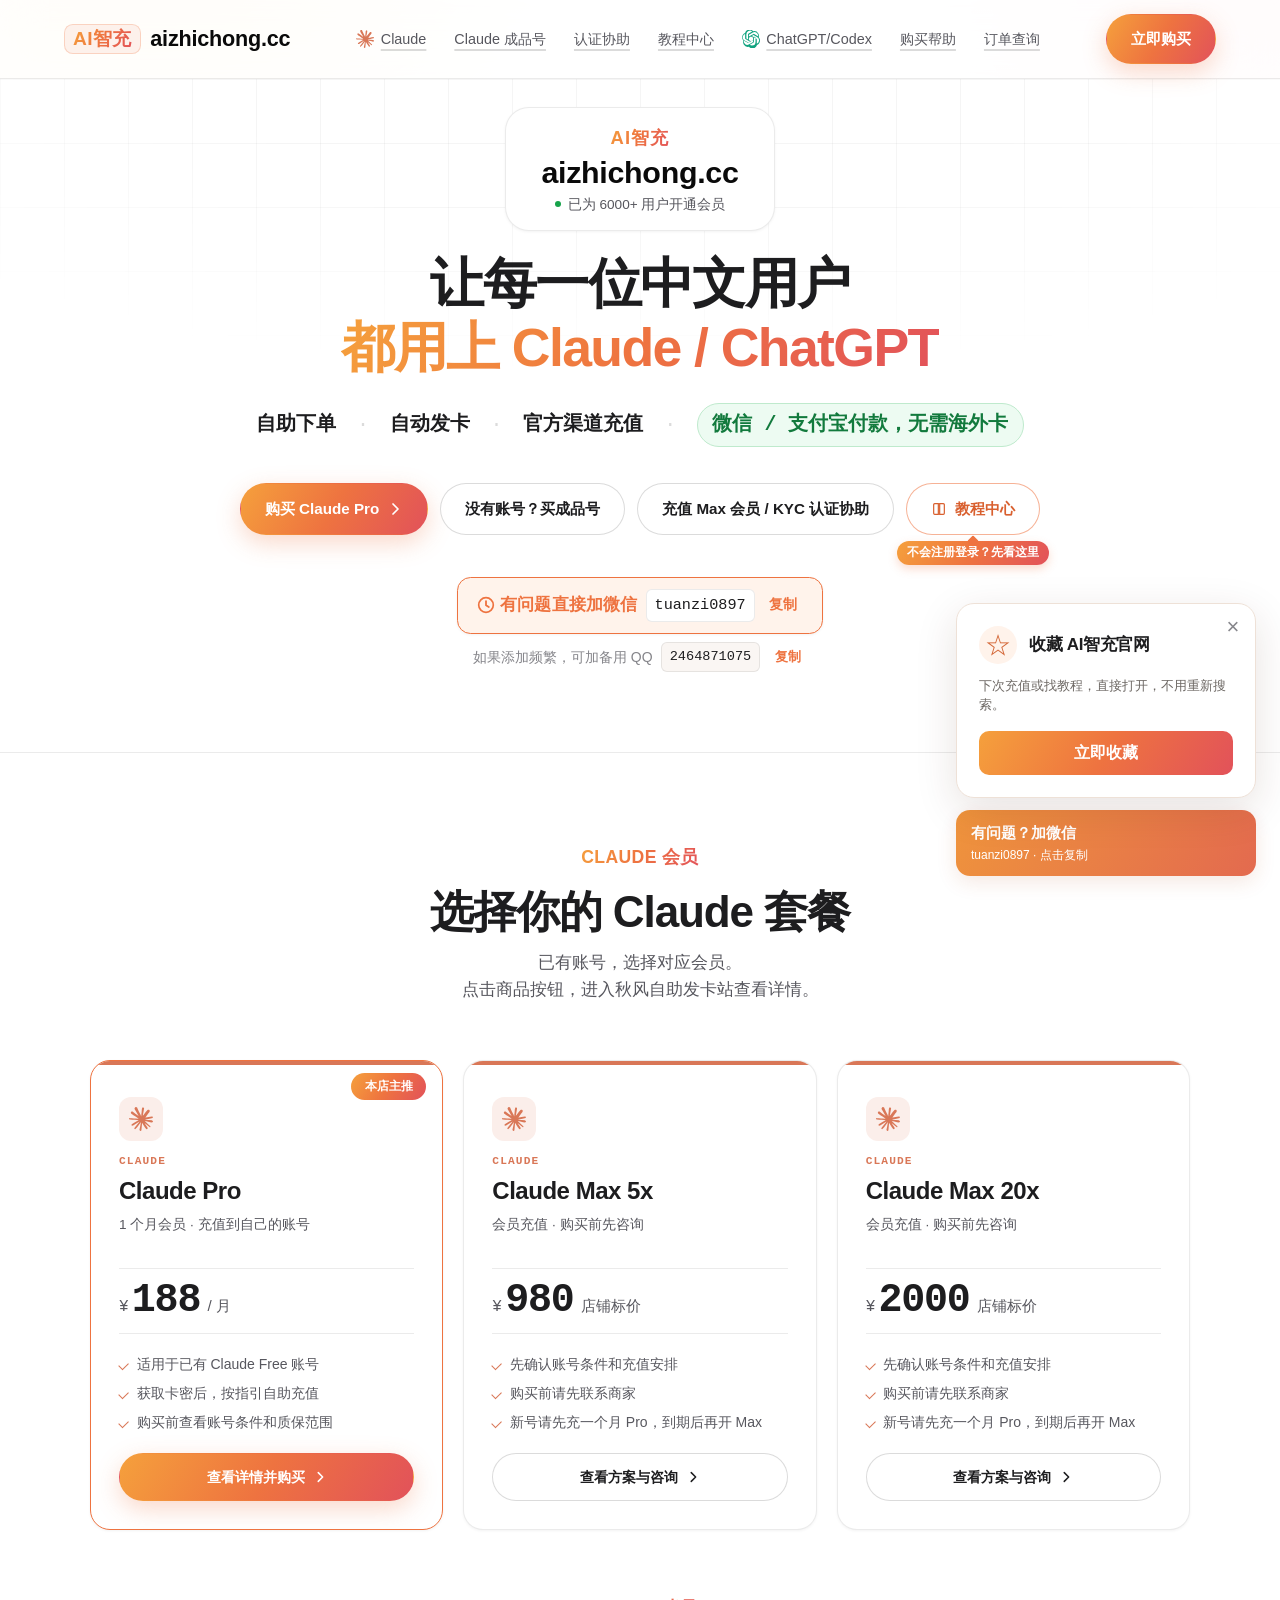
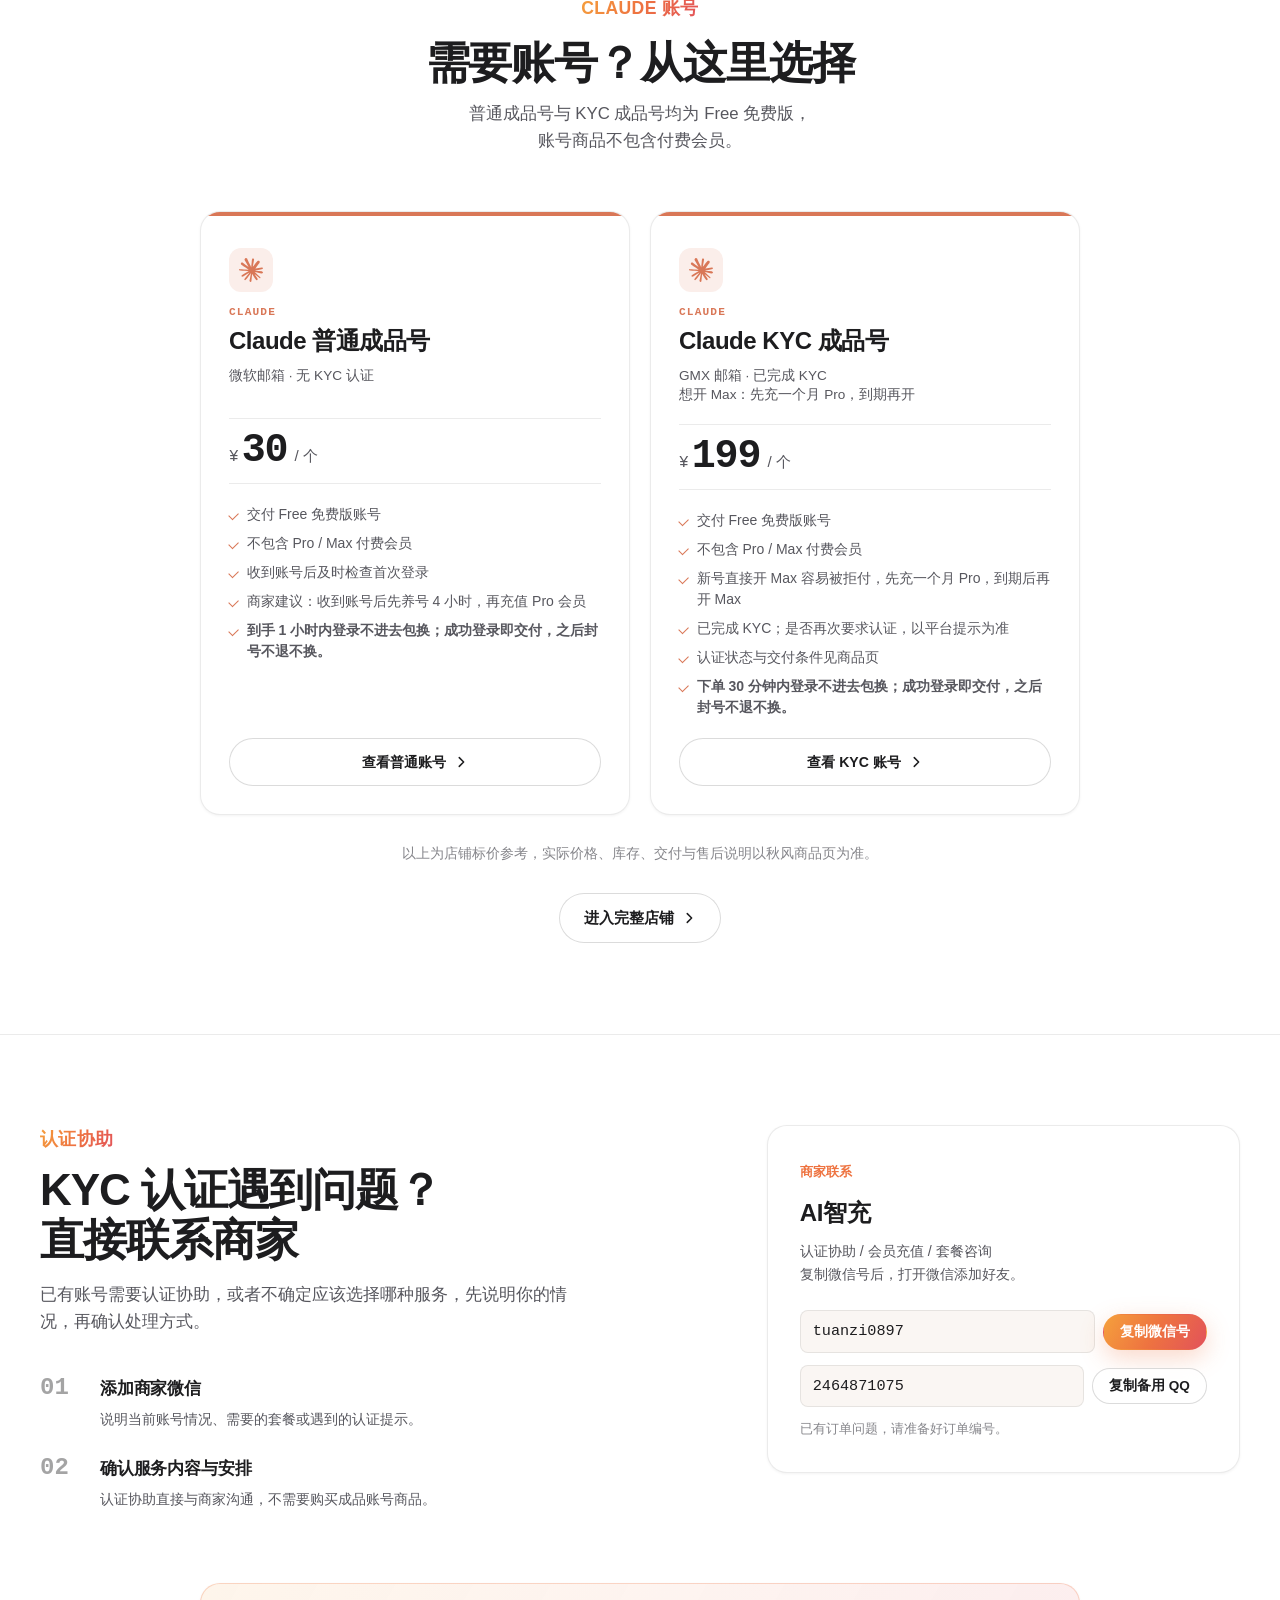
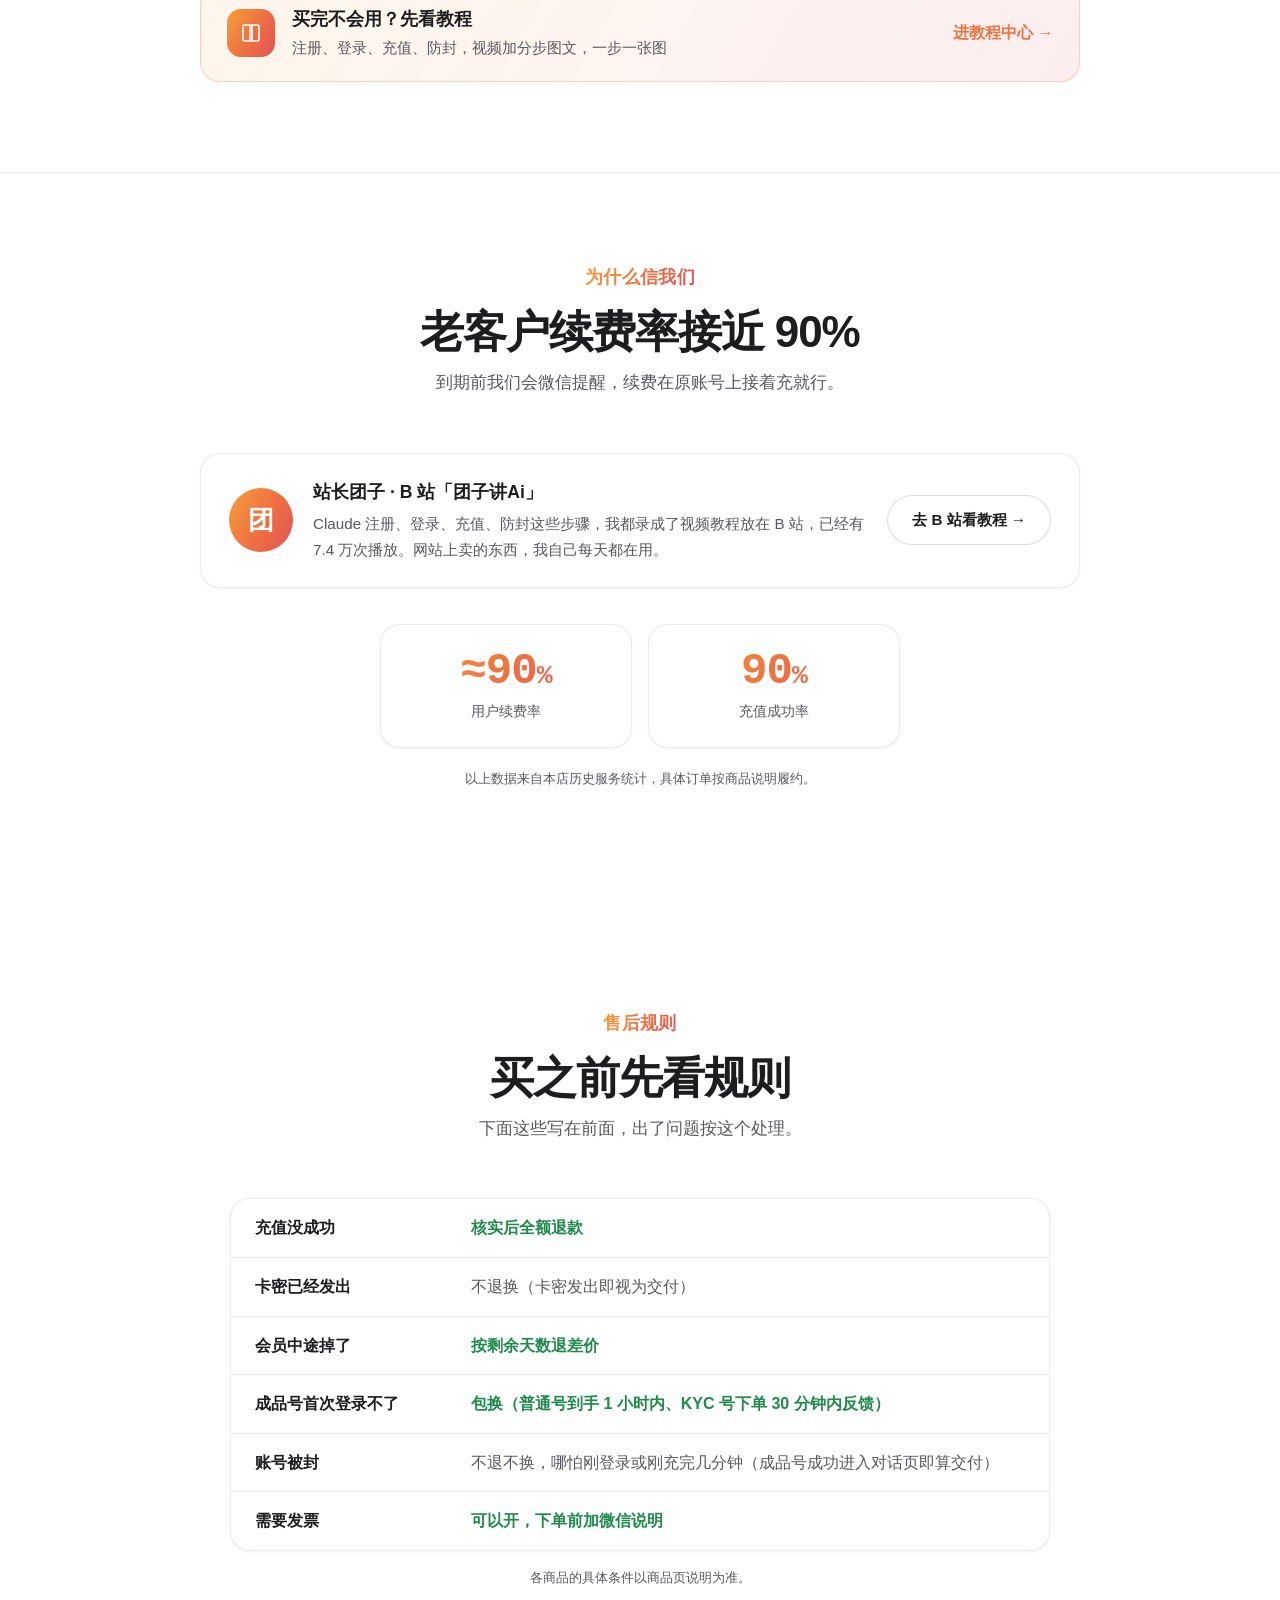
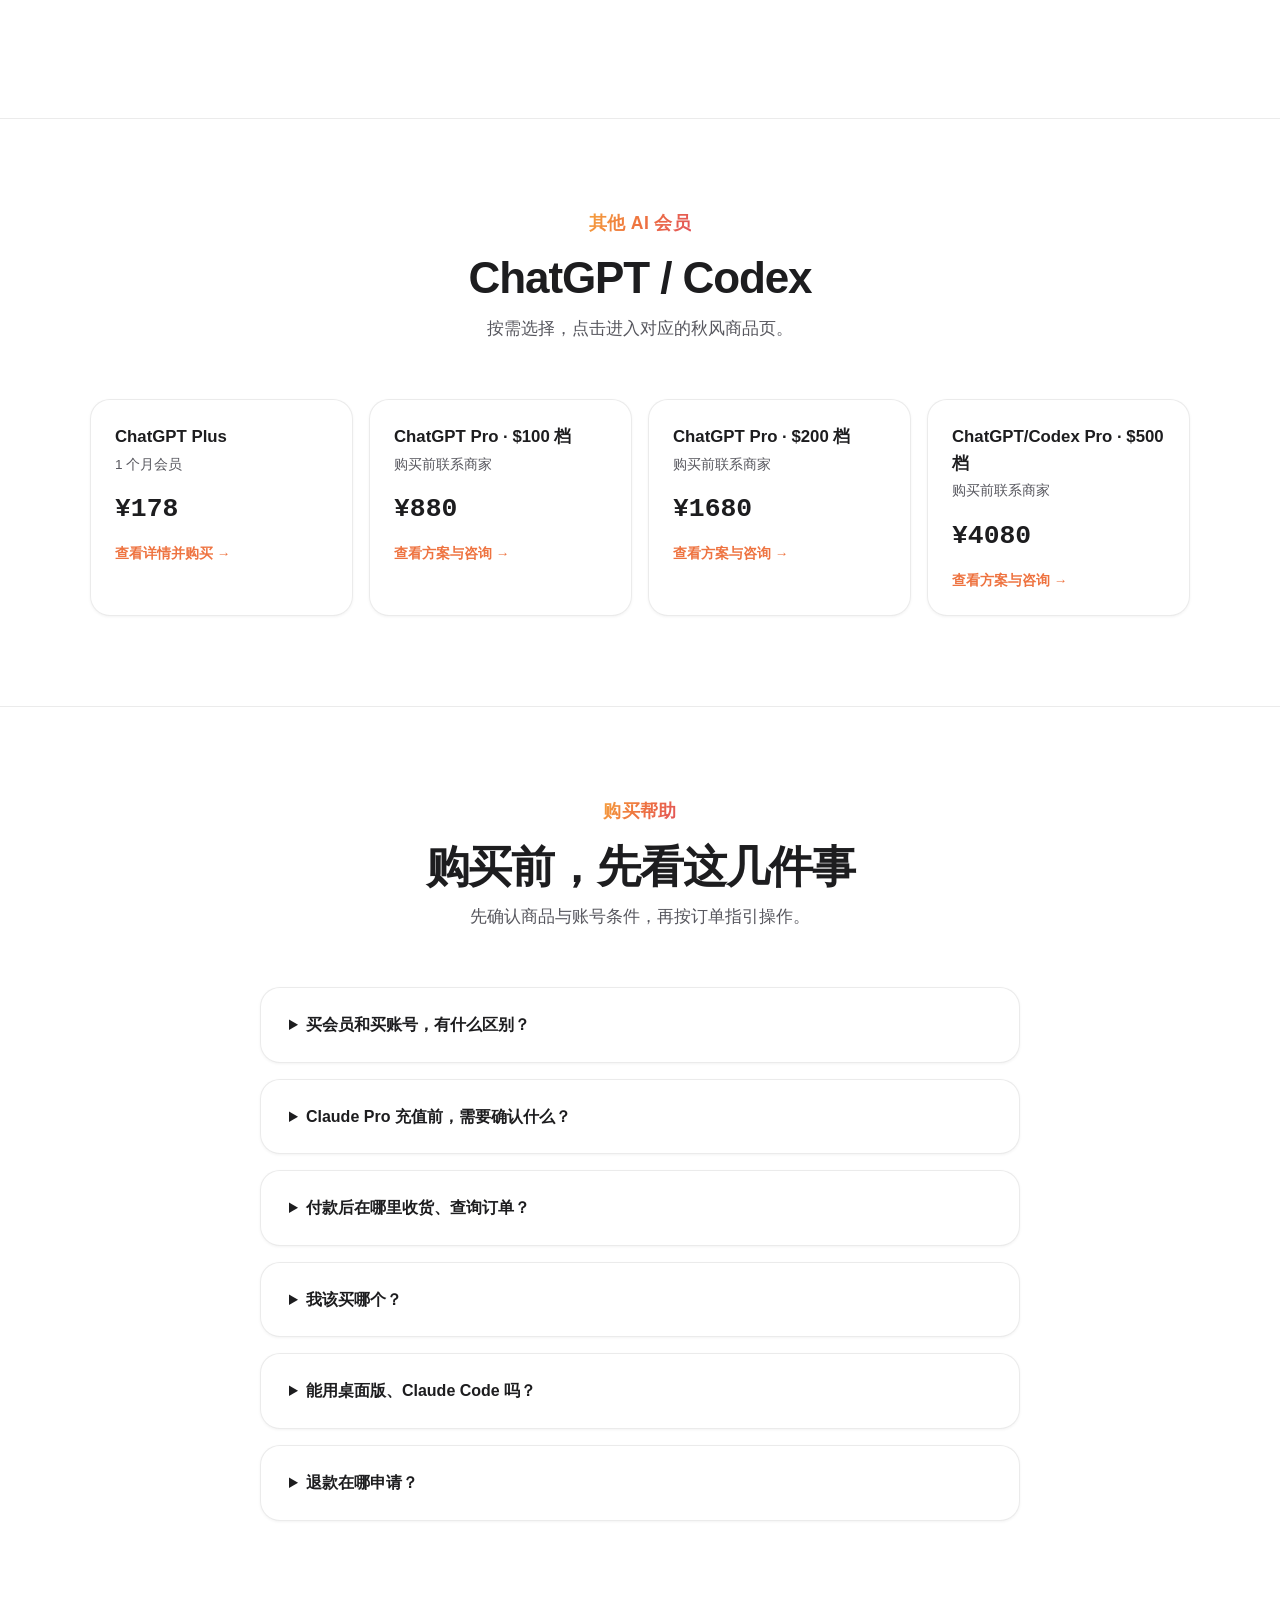
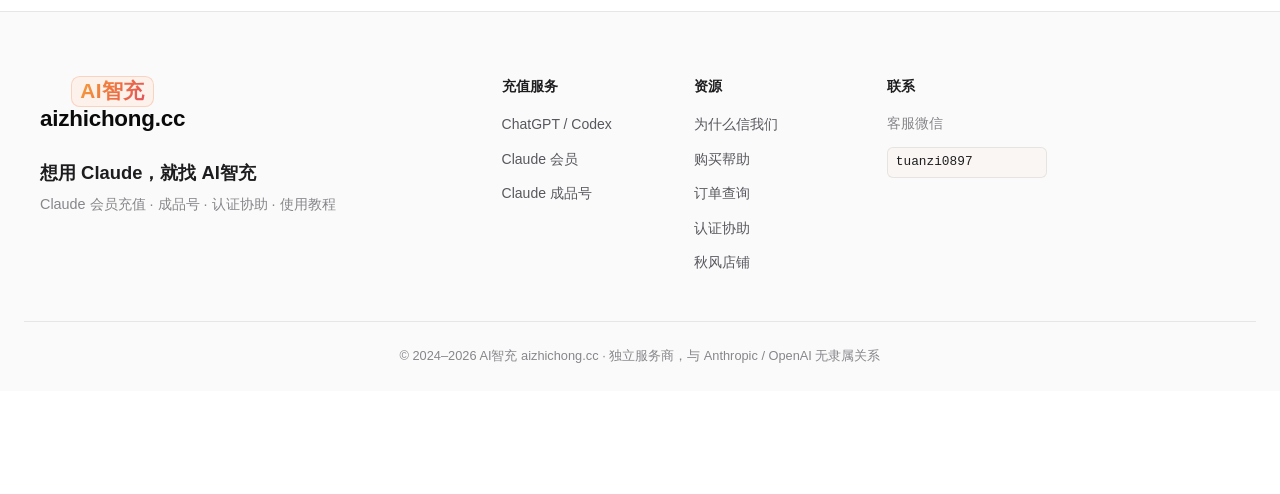
<file: index.html>
<!doctype html><html lang="zh-CN"><head><meta charset="UTF-8"><meta name="viewport" content="width=device-width, initial-scale=1.0"><meta name="robots" content="index, follow"><title>AI智充 · Claude 会员充值与成品号</title><meta name="description" content="Claude 会员充值、成品账号与认证协助，选择商品后前往秋风自助发卡站。"><link rel="icon" href="favicon.svg?v=2" type="image/svg+xml"><link rel="icon" href="favicon-32.png?v=2" sizes="32x32" type="image/png"><link rel="apple-touch-icon" href="apple-touch-icon.png?v=2"><link rel="stylesheet" href="site.css"><link rel="stylesheet" href="preview.css?v=20261019-claude-v2"><link rel="stylesheet" href="orange.css?v=20261023-1300"><link rel="canonical" href="https://aizhichong.cc/"><meta property="og:title" content="Claude / ChatGPT / Codex 会员充值 · aizhichong.cc"><meta property="og:type" content="website"><meta property="og:locale" content="zh_CN"><meta name="theme-color" content="#D97757">

<!-- Google Analytics 4 -->
    <script async src="https://www.googletagmanager.com/gtag/js?id=G-NEC42D9JMV"></script>
    <script>
      window.dataLayer = window.dataLayer || [];
      function gtag(){dataLayer.push(arguments);}
      gtag('js', new Date());
      gtag('config', 'G-NEC42D9JMV');
    </script>
<link rel="stylesheet" href="site-keep.css?v=20261105-release1"></head><body><nav class="nav-main" aria-label="主导航">
        <div class="nav-inner">
            <a href="./" class="nav-logo" aria-label="首页">
                <span class="nav-logo-text">
                    <span class="brand-badge"><span class="brand-ai66">AI智充</span></span>
                    <span class="site-domain site-domain--nav">aizhichong.cc</span>
                </span>
            </a>
            <div class="nav-links">
                <a href="#pricing" class="nav-ai nav-ai--claude"><span class="nav-ai-ico"><svg viewBox="0 0 24 24" fill="currentColor" fill-rule="evenodd" aria-hidden="true"><path d="M4.709 15.955l4.72-2.647.08-.23-.08-.128H9.2l-.79-.048-2.698-.073-2.339-.097-2.266-.122-.571-.121L0 11.784l.055-.352.48-.321.686.06 1.52.103 2.278.158 1.652.097 2.449.255h.389l.055-.157-.134-.098-.103-.097-2.358-1.596-2.552-1.688-1.336-.972-.724-.491-.364-.462-.158-1.008.656-.722.881.06.225.061.893.686 1.908 1.476 2.491 1.833.365.304.145-.103.019-.073-.164-.274-1.355-2.446-1.446-2.49-.644-1.032-.17-.619a2.97 2.97 0 01-.104-.729L6.283.134 6.696 0l.996.134.42.364.62 1.414 1.002 2.229 1.555 3.03.456.898.243.832.091.255h.158V9.01l.128-1.706.237-2.095.23-2.695.08-.76.376-.91.747-.492.584.28.48.685-.067.444-.286 1.851-.559 2.903-.364 1.942h.212l.243-.242.985-1.306 1.652-2.064.73-.82.85-.904.547-.431h1.033l.76 1.129-.34 1.166-1.064 1.347-.881 1.142-1.264 1.7-.79 1.36.073.11.188-.02 2.856-.606 1.543-.28 1.841-.315.833.388.091.395-.328.807-1.969.486-2.309.462-3.439.813-.042.03.049.061 1.549.146.662.036h1.622l3.02.225.79.522.474.638-.079.485-1.215.62-1.64-.389-3.829-.91-1.312-.329h-.182v.11l1.093 1.068 2.006 1.81 2.509 2.33.127.578-.322.455-.34-.049-2.205-1.657-.851-.747-1.926-1.62h-.128v.17l.444.649 2.345 3.521.122 1.08-.17.353-.608.213-.668-.122-1.374-1.925-1.415-2.167-1.143-1.943-.14.08-.674 7.254-.316.37-.729.28-.607-.461-.322-.747.322-1.476.389-1.924.315-1.53.286-1.9.17-.632-.012-.042-.14.018-1.434 1.967-2.18 2.945-1.726 1.845-.414.164-.717-.37.067-.662.401-.589 2.388-3.036 1.44-1.882.93-1.086-.006-.158h-.055L4.132 18.56l-1.13.146-.487-.456.061-.746.231-.243 1.908-1.312-.006.006z"></path></svg></span>Claude</a>
                <a href="#accounts">Claude 成品号</a>
                <a href="#contact">认证协助</a>
                <a href="https://aizhichong.cc/tutorial-preview" class="nav-tutorial">教程中心</a>
                <a href="#chatgpt" class="nav-ai nav-ai--chatgpt"><span class="nav-ai-ico"><svg viewBox="0 0 32 32" fill="none" aria-hidden="true"><path d="M29.71 13.09a8.43 8.43 0 0 0-.73-6.92 8.52 8.52 0 0 0-9.18-4.09 8.5 8.5 0 0 0-14.42 3.06A8.55 8.55 0 0 0 1.34 8.83a8.5 8.5 0 0 0 1.05 9.97 8.43 8.43 0 0 0 .73 6.92 8.52 8.52 0 0 0 9.18 4.09 8.49 8.49 0 0 0 6.4 2.85 8.51 8.51 0 0 0 8.02-5.91 8.55 8.55 0 0 0 4.04-3.69 8.5 8.5 0 0 0-1.05-9.97zM17.7 27.66a6.31 6.31 0 0 1-4.05-1.46l.2-.11 6.74-3.89a1.1 1.1 0 0 0 .55-.96V11.74l2.85 1.65a.1.1 0 0 1 .05.08v7.85a6.34 6.34 0 0 1-6.34 6.34zM4.07 23.04a6.31 6.31 0 0 1-.74-4.21l.2.12 6.74 3.89a1.1 1.1 0 0 0 1.1 0l8.23-4.75v3.29a.1.1 0 0 1-.04.09L12.74 25.4a6.34 6.34 0 0 1-8.67-2.36zM2.3 9.9a6.32 6.32 0 0 1 3.29-2.78v7.99a1.09 1.09 0 0 0 .55.95l8.2 4.73-2.85 1.65a.1.1 0 0 1-.09 0L4.59 18.5A6.34 6.34 0 0 1 2.3 9.9zm23.41 5.45-8.22-4.78L20.34 8.92a.1.1 0 0 1 .09 0l6.81 3.93a6.34 6.34 0 0 1-.95 11.45v-7.99a1.07 1.07 0 0 0-.58-.96zm2.84-4.27-.2-.13-6.73-3.92a1.1 1.1 0 0 0-1.1 0l-8.23 4.74V8.49a.1.1 0 0 1 .04-.09l6.83-3.93a6.34 6.34 0 0 1 9.42 6.57zm-17.85 5.86-2.85-1.64a.1.1 0 0 1-.05-.08v-7.85a6.34 6.34 0 0 1 10.4-4.86l-.2.11-6.75 3.89a1.1 1.1 0 0 0-.55.96zm1.55-3.34L15.91 11.4l3.66 2.11v4.22l-3.66 2.11-3.66-2.11z" fill="currentColor"></path></svg></span>ChatGPT/Codex</a>
                
                <a href="#guide" class="nav-link-extra">购买帮助</a>
                <a href="https://qfcc99.com/order" target="_blank" rel="noopener" class="nav-link-extra">订单查询</a>
            </div>
            <div class="nav-actions">
                <a href="https://qfcc99.com/shop/1FFA5W1G" data-shop-link="" target="_blank" rel="noopener" class="btn btn-primary-new">立即购买</a>
            </div>
        </div>
    </nav><main><section class="hero" id="hero">
        <div class="hero-grid grid-bg" aria-hidden="true"></div>
        <div class="hero-inner">
            <div class="hero-eyebrow hero-brandpill rise-in" style="animation-delay: 0.05s">
                <span class="hero-brandpill-name">AI智充</span>
                <span class="site-domain site-domain--hero">aizhichong.cc</span>
                <span class="hero-brandpill-meta"><span class="badge-dot"></span>已为 6000+ 用户开通会员</span>
            </div>
            <h1 class="hero-title rise-in" style="animation-delay: 0.15s">
                让每一位中文用户<br>
                <span class="hero-title-accent">都用上 <span style="white-space:nowrap">Claude / ChatGPT</span></span>
            </h1>
            <p class="hero-meta rise-in" style="animation-delay: 0.3s">
                <strong>自助下单</strong>
                <span class="hero-meta-sep">·</span> <strong>自动发卡</strong>
                <span class="hero-meta-sep">·</span> <strong>官方渠道充值</strong>
                <span class="hero-meta-sep">·</span> <span class="hero-paytag">微信 / 支付宝付款，无需海外卡</span>
            </p>
            <div class="hero-cta rise-in" style="animation-delay: 0.35s">
                <a href="https://qfcc99.com/item/z57odq" data-shop-link="" data-product="claude-pro" target="_blank" rel="noopener" class="btn btn-primary-new">
                    购买 Claude Pro
                    <svg width="16" height="16" viewBox="0 0 16 16" fill="none" aria-hidden="true"><path d="M6 3L11 8L6 13" stroke="currentColor" stroke-width="1.75" stroke-linecap="round" stroke-linejoin="round"></path></svg>
                </a>
                <a href="#accounts" class="btn btn-secondary-new">没有账号？买成品号</a>
                <a href="#pricing" class="btn btn-secondary-new">充值 Max 会员 / KYC 认证协助</a>
                <a href="https://aizhichong.cc/tutorial-preview" class="hero-tutorial-btn">
                    <span class="btn btn-secondary-new hero-tutorial-main"><svg width="16" height="16" viewBox="0 0 24 24" fill="none" aria-hidden="true"><path d="M4 5.5A1.5 1.5 0 0 1 5.5 4H11v16H5.5A1.5 1.5 0 0 1 4 18.5v-13Z" stroke="currentColor" stroke-width="1.8"/><path d="M20 5.5A1.5 1.5 0 0 0 18.5 4H13v16h5.5a1.5 1.5 0 0 0 1.5-1.5v-13Z" stroke="currentColor" stroke-width="1.8"/></svg>教程中心</span>
                    <span class="hero-tutorial-tip">不会注册登录？先看这里</span>
                </a>
            </div>
            <p class="hero-contact hero-contact--alert rise-in" style="animation-delay: 0.55s">
                <span class="hero-contact-lead">
                    <svg width="18" height="18" viewBox="0 0 16 16" fill="none" aria-hidden="true"><circle cx="8" cy="8" r="6.5" stroke="currentColor" stroke-width="1.5"></circle><path d="M8 4.5V8.2L10.5 9.8" stroke="currentColor" stroke-width="1.6" stroke-linecap="round" stroke-linejoin="round"></path></svg>
                    有问题直接加微信
                </span>
                <code class="hero-wechat" data-wechat="">tuanzi0897</code>
                <button onclick="copyText(&#39;tuanzi0897&#39;)" class="hero-wechat-copy" aria-label="复制微信号">复制</button>
            </p>
            <p class="hero-contact rise-in" style="animation-delay: 0.6s">
                如果添加频繁，可加备用 QQ
                <code class="hero-wechat" data-backup-qq="">2464871075</code>
                <button onclick="copyBackupQQ()" class="hero-wechat-copy" aria-label="复制备用 QQ 号">复制</button>
            </p>
        </div>
    </section><section class="section pricing-section" id="pricing"><div class="section-inner"><div class="section-header"><span class="section-eyebrow">Claude 会员</span><h2 class="section-title">选择你的 Claude 套餐</h2><p class="section-desc">已有账号，选择对应会员。<br>点击商品按钮，进入秋风自助发卡站查看详情。</p></div><div class="portal-memberships"><article class="category-card category-card--claude portal-product portal-featured"><span class="pkg-badge">本店主推</span><div class="category-head"><div class="category-logo"><svg viewBox="0 0 24 24" fill="currentColor" fill-rule="evenodd" aria-hidden="true"><path d="M4.709 15.955l4.72-2.647.08-.23-.08-.128H9.2l-.79-.048-2.698-.073-2.339-.097-2.266-.122-.571-.121L0 11.784l.055-.352.48-.321.686.06 1.52.103 2.278.158 1.652.097 2.449.255h.389l.055-.157-.134-.098-.103-.097-2.358-1.596-2.552-1.688-1.336-.972-.724-.491-.364-.462-.158-1.008.656-.722.881.06.225.061.893.686 1.908 1.476 2.491 1.833.365.304.145-.103.019-.073-.164-.274-1.355-2.446-1.446-2.49-.644-1.032-.17-.619a2.97 2.97 0 01-.104-.729L6.283.134 6.696 0l.996.134.42.364.62 1.414 1.002 2.229 1.555 3.03.456.898.243.832.091.255h.158V9.01l.128-1.706.237-2.095.23-2.695.08-.76.376-.91.747-.492.584.28.48.685-.067.444-.286 1.851-.559 2.903-.364 1.942h.212l.243-.242.985-1.306 1.652-2.064.73-.82.85-.904.547-.431h1.033l.76 1.129-.34 1.166-1.064 1.347-.881 1.142-1.264 1.7-.79 1.36.073.11.188-.02 2.856-.606 1.543-.28 1.841-.315.833.388.091.395-.328.807-1.969.486-2.309.462-3.439.813-.042.03.049.061 1.549.146.662.036h1.622l3.02.225.79.522.474.638-.079.485-1.215.62-1.64-.389-3.829-.91-1.312-.329h-.182v.11l1.093 1.068 2.006 1.81 2.509 2.33.127.578-.322.455-.34-.049-2.205-1.657-.851-.747-1.926-1.62h-.128v.17l.444.649 2.345 3.521.122 1.08-.17.353-.608.213-.668-.122-1.374-1.925-1.415-2.167-1.143-1.943-.14.08-.674 7.254-.316.37-.729.28-.607-.461-.322-.747.322-1.476.389-1.924.315-1.53.286-1.9.17-.632-.012-.042-.14.018-1.434 1.967-2.18 2.945-1.726 1.845-.414.164-.717-.37.067-.662.401-.589 2.388-3.036 1.44-1.882.93-1.086-.006-.158h-.055L4.132 18.56l-1.13.146-.487-.456.061-.746.231-.243 1.908-1.312-.006.006z"></path></svg></div><span class="category-eyebrow">Claude</span><h3 class="category-name">Claude Pro</h3><p class="category-variants">1 个月会员 · 充值到自己的账号</p></div><div class="category-price"><span class="category-currency">¥</span><span class="category-amount num">188</span><span class="category-from">/ 月</span></div><ul class="category-feats"><li>适用于已有 Claude Free 账号</li><li>获取卡密后，按指引自助充值</li><li>购买前查看账号条件和质保范围</li></ul><a href="https://qfcc99.com/item/z57odq" data-shop-link="" data-product="claude-pro" target="_blank" rel="noopener noreferrer" class="btn btn-primary-new">查看详情并购买<svg width="14" height="14" viewBox="0 0 16 16" fill="none" aria-hidden="true"><path d="M6 3L11 8L6 13" stroke="currentColor" stroke-width="1.75" stroke-linecap="round" stroke-linejoin="round"></path></svg></a></article><article class="category-card category-card--claude portal-product"><div class="category-head"><div class="category-logo"><svg viewBox="0 0 24 24" fill="currentColor" fill-rule="evenodd" aria-hidden="true"><path d="M4.709 15.955l4.72-2.647.08-.23-.08-.128H9.2l-.79-.048-2.698-.073-2.339-.097-2.266-.122-.571-.121L0 11.784l.055-.352.48-.321.686.06 1.52.103 2.278.158 1.652.097 2.449.255h.389l.055-.157-.134-.098-.103-.097-2.358-1.596-2.552-1.688-1.336-.972-.724-.491-.364-.462-.158-1.008.656-.722.881.06.225.061.893.686 1.908 1.476 2.491 1.833.365.304.145-.103.019-.073-.164-.274-1.355-2.446-1.446-2.49-.644-1.032-.17-.619a2.97 2.97 0 01-.104-.729L6.283.134 6.696 0l.996.134.42.364.62 1.414 1.002 2.229 1.555 3.03.456.898.243.832.091.255h.158V9.01l.128-1.706.237-2.095.23-2.695.08-.76.376-.91.747-.492.584.28.48.685-.067.444-.286 1.851-.559 2.903-.364 1.942h.212l.243-.242.985-1.306 1.652-2.064.73-.82.85-.904.547-.431h1.033l.76 1.129-.34 1.166-1.064 1.347-.881 1.142-1.264 1.7-.79 1.36.073.11.188-.02 2.856-.606 1.543-.28 1.841-.315.833.388.091.395-.328.807-1.969.486-2.309.462-3.439.813-.042.03.049.061 1.549.146.662.036h1.622l3.02.225.79.522.474.638-.079.485-1.215.62-1.64-.389-3.829-.91-1.312-.329h-.182v.11l1.093 1.068 2.006 1.81 2.509 2.33.127.578-.322.455-.34-.049-2.205-1.657-.851-.747-1.926-1.62h-.128v.17l.444.649 2.345 3.521.122 1.08-.17.353-.608.213-.668-.122-1.374-1.925-1.415-2.167-1.143-1.943-.14.08-.674 7.254-.316.37-.729.28-.607-.461-.322-.747.322-1.476.389-1.924.315-1.53.286-1.9.17-.632-.012-.042-.14.018-1.434 1.967-2.18 2.945-1.726 1.845-.414.164-.717-.37.067-.662.401-.589 2.388-3.036 1.44-1.882.93-1.086-.006-.158h-.055L4.132 18.56l-1.13.146-.487-.456.061-.746.231-.243 1.908-1.312-.006.006z"></path></svg></div><span class="category-eyebrow">Claude</span><h3 class="category-name">Claude Max 5x</h3><p class="category-variants">会员充值 · 购买前先咨询</p></div><div class="category-price"><span class="category-currency">¥</span><span class="category-amount num">980</span><span class="category-from">店铺标价</span></div><ul class="category-feats"><li>先确认账号条件和充值安排</li><li>购买前请先联系商家</li><li>新号请先充一个月 Pro，到期后再开 Max</li></ul><a href="https://qfcc99.com/item/gil6m5" data-shop-link="" data-product="claude-max5" target="_blank" rel="noopener noreferrer" class="btn btn-secondary-new">查看方案与咨询<svg width="14" height="14" viewBox="0 0 16 16" fill="none" aria-hidden="true"><path d="M6 3L11 8L6 13" stroke="currentColor" stroke-width="1.75" stroke-linecap="round" stroke-linejoin="round"></path></svg></a></article><article class="category-card category-card--claude portal-product"><div class="category-head"><div class="category-logo"><svg viewBox="0 0 24 24" fill="currentColor" fill-rule="evenodd" aria-hidden="true"><path d="M4.709 15.955l4.72-2.647.08-.23-.08-.128H9.2l-.79-.048-2.698-.073-2.339-.097-2.266-.122-.571-.121L0 11.784l.055-.352.48-.321.686.06 1.52.103 2.278.158 1.652.097 2.449.255h.389l.055-.157-.134-.098-.103-.097-2.358-1.596-2.552-1.688-1.336-.972-.724-.491-.364-.462-.158-1.008.656-.722.881.06.225.061.893.686 1.908 1.476 2.491 1.833.365.304.145-.103.019-.073-.164-.274-1.355-2.446-1.446-2.49-.644-1.032-.17-.619a2.97 2.97 0 01-.104-.729L6.283.134 6.696 0l.996.134.42.364.62 1.414 1.002 2.229 1.555 3.03.456.898.243.832.091.255h.158V9.01l.128-1.706.237-2.095.23-2.695.08-.76.376-.91.747-.492.584.28.48.685-.067.444-.286 1.851-.559 2.903-.364 1.942h.212l.243-.242.985-1.306 1.652-2.064.73-.82.85-.904.547-.431h1.033l.76 1.129-.34 1.166-1.064 1.347-.881 1.142-1.264 1.7-.79 1.36.073.11.188-.02 2.856-.606 1.543-.28 1.841-.315.833.388.091.395-.328.807-1.969.486-2.309.462-3.439.813-.042.03.049.061 1.549.146.662.036h1.622l3.02.225.79.522.474.638-.079.485-1.215.62-1.64-.389-3.829-.91-1.312-.329h-.182v.11l1.093 1.068 2.006 1.81 2.509 2.33.127.578-.322.455-.34-.049-2.205-1.657-.851-.747-1.926-1.62h-.128v.17l.444.649 2.345 3.521.122 1.08-.17.353-.608.213-.668-.122-1.374-1.925-1.415-2.167-1.143-1.943-.14.08-.674 7.254-.316.37-.729.28-.607-.461-.322-.747.322-1.476.389-1.924.315-1.53.286-1.9.17-.632-.012-.042-.14.018-1.434 1.967-2.18 2.945-1.726 1.845-.414.164-.717-.37.067-.662.401-.589 2.388-3.036 1.44-1.882.93-1.086-.006-.158h-.055L4.132 18.56l-1.13.146-.487-.456.061-.746.231-.243 1.908-1.312-.006.006z"></path></svg></div><span class="category-eyebrow">Claude</span><h3 class="category-name">Claude Max 20x</h3><p class="category-variants">会员充值 · 购买前先咨询</p></div><div class="category-price"><span class="category-currency">¥</span><span class="category-amount num">2000</span><span class="category-from">店铺标价</span></div><ul class="category-feats"><li>先确认账号条件和充值安排</li><li>购买前请先联系商家</li><li>新号请先充一个月 Pro，到期后再开 Max</li></ul><a href="https://qfcc99.com/item/7tq4h5" data-shop-link="" data-product="claude-max20" target="_blank" rel="noopener noreferrer" class="btn btn-secondary-new">查看方案与咨询<svg width="14" height="14" viewBox="0 0 16 16" fill="none" aria-hidden="true"><path d="M6 3L11 8L6 13" stroke="currentColor" stroke-width="1.75" stroke-linecap="round" stroke-linejoin="round"></path></svg></a></article></div><div class="section-header portal-account-heading" id="accounts"><span class="section-eyebrow">Claude 账号</span><h2 class="section-title">需要账号？从这里选择</h2><p class="section-desc">普通成品号与 KYC 成品号均为 Free 免费版，<br>账号商品不包含付费会员。</p></div><div class="portal-accounts"><article class="category-card category-card--claude portal-product"><div class="category-head"><div class="category-logo"><svg viewBox="0 0 24 24" fill="currentColor" fill-rule="evenodd" aria-hidden="true"><path d="M4.709 15.955l4.72-2.647.08-.23-.08-.128H9.2l-.79-.048-2.698-.073-2.339-.097-2.266-.122-.571-.121L0 11.784l.055-.352.48-.321.686.06 1.52.103 2.278.158 1.652.097 2.449.255h.389l.055-.157-.134-.098-.103-.097-2.358-1.596-2.552-1.688-1.336-.972-.724-.491-.364-.462-.158-1.008.656-.722.881.06.225.061.893.686 1.908 1.476 2.491 1.833.365.304.145-.103.019-.073-.164-.274-1.355-2.446-1.446-2.49-.644-1.032-.17-.619a2.97 2.97 0 01-.104-.729L6.283.134 6.696 0l.996.134.42.364.62 1.414 1.002 2.229 1.555 3.03.456.898.243.832.091.255h.158V9.01l.128-1.706.237-2.095.23-2.695.08-.76.376-.91.747-.492.584.28.48.685-.067.444-.286 1.851-.559 2.903-.364 1.942h.212l.243-.242.985-1.306 1.652-2.064.73-.82.85-.904.547-.431h1.033l.76 1.129-.34 1.166-1.064 1.347-.881 1.142-1.264 1.7-.79 1.36.073.11.188-.02 2.856-.606 1.543-.28 1.841-.315.833.388.091.395-.328.807-1.969.486-2.309.462-3.439.813-.042.03.049.061 1.549.146.662.036h1.622l3.02.225.79.522.474.638-.079.485-1.215.62-1.64-.389-3.829-.91-1.312-.329h-.182v.11l1.093 1.068 2.006 1.81 2.509 2.33.127.578-.322.455-.34-.049-2.205-1.657-.851-.747-1.926-1.62h-.128v.17l.444.649 2.345 3.521.122 1.08-.17.353-.608.213-.668-.122-1.374-1.925-1.415-2.167-1.143-1.943-.14.08-.674 7.254-.316.37-.729.28-.607-.461-.322-.747.322-1.476.389-1.924.315-1.53.286-1.9.17-.632-.012-.042-.14.018-1.434 1.967-2.18 2.945-1.726 1.845-.414.164-.717-.37.067-.662.401-.589 2.388-3.036 1.44-1.882.93-1.086-.006-.158h-.055L4.132 18.56l-1.13.146-.487-.456.061-.746.231-.243 1.908-1.312-.006.006z"></path></svg></div><span class="category-eyebrow">Claude</span><h3 class="category-name">Claude 普通成品号</h3><p class="category-variants">微软邮箱 · 无 KYC 认证</p></div><div class="category-price"><span class="category-currency">¥</span><span class="category-amount num">30</span><span class="category-from">/ 个</span></div><ul class="category-feats"><li>交付 Free 免费版账号</li><li>不包含 Pro / Max 付费会员</li><li>收到账号后及时检查首次登录</li><li>商家建议：收到账号后先养号 4 小时，再充值 Pro 会员</li><li><strong>到手 1 小时内登录不进去包换；成功登录即交付，之后封号不退不换。</strong></li></ul><a href="https://qfcc99.com/item/ldsz0d" data-shop-link="" data-product="claude-free" target="_blank" rel="noopener noreferrer" class="btn btn-secondary-new">查看普通账号<svg width="14" height="14" viewBox="0 0 16 16" fill="none" aria-hidden="true"><path d="M6 3L11 8L6 13" stroke="currentColor" stroke-width="1.75" stroke-linecap="round" stroke-linejoin="round"></path></svg></a></article><article class="category-card category-card--claude portal-product"><div class="category-head"><div class="category-logo"><svg viewBox="0 0 24 24" fill="currentColor" fill-rule="evenodd" aria-hidden="true"><path d="M4.709 15.955l4.72-2.647.08-.23-.08-.128H9.2l-.79-.048-2.698-.073-2.339-.097-2.266-.122-.571-.121L0 11.784l.055-.352.48-.321.686.06 1.52.103 2.278.158 1.652.097 2.449.255h.389l.055-.157-.134-.098-.103-.097-2.358-1.596-2.552-1.688-1.336-.972-.724-.491-.364-.462-.158-1.008.656-.722.881.06.225.061.893.686 1.908 1.476 2.491 1.833.365.304.145-.103.019-.073-.164-.274-1.355-2.446-1.446-2.49-.644-1.032-.17-.619a2.97 2.97 0 01-.104-.729L6.283.134 6.696 0l.996.134.42.364.62 1.414 1.002 2.229 1.555 3.03.456.898.243.832.091.255h.158V9.01l.128-1.706.237-2.095.23-2.695.08-.76.376-.91.747-.492.584.28.48.685-.067.444-.286 1.851-.559 2.903-.364 1.942h.212l.243-.242.985-1.306 1.652-2.064.73-.82.85-.904.547-.431h1.033l.76 1.129-.34 1.166-1.064 1.347-.881 1.142-1.264 1.7-.79 1.36.073.11.188-.02 2.856-.606 1.543-.28 1.841-.315.833.388.091.395-.328.807-1.969.486-2.309.462-3.439.813-.042.03.049.061 1.549.146.662.036h1.622l3.02.225.79.522.474.638-.079.485-1.215.62-1.64-.389-3.829-.91-1.312-.329h-.182v.11l1.093 1.068 2.006 1.81 2.509 2.33.127.578-.322.455-.34-.049-2.205-1.657-.851-.747-1.926-1.62h-.128v.17l.444.649 2.345 3.521.122 1.08-.17.353-.608.213-.668-.122-1.374-1.925-1.415-2.167-1.143-1.943-.14.08-.674 7.254-.316.37-.729.28-.607-.461-.322-.747.322-1.476.389-1.924.315-1.53.286-1.9.17-.632-.012-.042-.14.018-1.434 1.967-2.18 2.945-1.726 1.845-.414.164-.717-.37.067-.662.401-.589 2.388-3.036 1.44-1.882.93-1.086-.006-.158h-.055L4.132 18.56l-1.13.146-.487-.456.061-.746.231-.243 1.908-1.312-.006.006z"></path></svg></div><span class="category-eyebrow">Claude</span><h3 class="category-name">Claude KYC 成品号</h3><p class="category-variants">GMX 邮箱 · 已完成 KYC<br>想开 Max：先充一个月 Pro，到期再开</p></div><div class="category-price"><span class="category-currency">¥</span><span class="category-amount num">199</span><span class="category-from">/ 个</span></div><ul class="category-feats"><li>交付 Free 免费版账号</li><li>不包含 Pro / Max 付费会员</li><li>新号直接开 Max 容易被拒付，先充一个月 Pro，到期后再开 Max</li><li>已完成 KYC；是否再次要求认证，以平台提示为准</li><li>认证状态与交付条件见商品页</li><li><strong>下单 30 分钟内登录不进去包换；成功登录即交付，之后封号不退不换。</strong></li></ul><a href="https://qfcc99.com/item/n81hc5" data-shop-link="" data-product="claude-kyc" target="_blank" rel="noopener noreferrer" class="btn btn-secondary-new">查看 KYC 账号<svg width="14" height="14" viewBox="0 0 16 16" fill="none" aria-hidden="true"><path d="M6 3L11 8L6 13" stroke="currentColor" stroke-width="1.75" stroke-linecap="round" stroke-linejoin="round"></path></svg></a></article></div><p class="pkg-note">以上为店铺标价参考，实际价格、库存、交付与售后说明以秋风商品页为准。</p><div class="portal-shop-link"><a class="btn btn-secondary-new" href="https://qfcc99.com/shop/1FFA5W1G" data-shop-link="" target="_blank" rel="noopener noreferrer">进入完整店铺 <svg width="14" height="14" viewBox="0 0 16 16" fill="none" aria-hidden="true"><path d="M6 3L11 8L6 13" stroke="currentColor" stroke-width="1.75" stroke-linecap="round" stroke-linejoin="round"></path></svg></a></div></div></section><section class="section trust-section" id="contact"><div class="section-inner"><div class="trust-layout"><div class="trust-main"><span class="section-eyebrow">认证协助</span><h2 class="section-title">KYC 认证遇到问题？<br>直接联系商家</h2><p class="section-desc portal-left">已有账号需要认证协助，或者不确定应该选择哪种服务，先说明你的情况，再确认处理方式。</p><div class="trust-steps"><div class="trust-step"><span class="trust-step-num num">01</span><div><h3 class="trust-step-title">添加商家微信</h3><p class="trust-step-desc">说明当前账号情况、需要的套餐或遇到的认证提示。</p></div></div><div class="trust-step"><span class="trust-step-num num">02</span><div><h3 class="trust-step-title">确认服务内容与安排</h3><p class="trust-step-desc">认证协助直接与商家沟通，不需要购买成品账号商品。</p></div></div></div></div><aside class="trust-aside"><div class="contact-card"><div class="contact-card-header"><span class="contact-card-eyebrow">商家联系</span><h3 class="contact-card-title">AI智充</h3></div><p class="contact-card-desc">认证协助 / 会员充值 / 套餐咨询<br>复制微信号后，打开微信添加好友。</p><div class="contact-wechat-row"><code class="contact-wechat-id" data-wechat="">tuanzi0897</code><button type="button" onclick="copyWechat()" class="btn btn-primary-new contact-copy-btn">复制微信号</button></div><div class="contact-wechat-row"><code class="contact-wechat-id" data-backup-qq="">2464871075</code><button type="button" onclick="copyBackupQQ()" class="btn btn-secondary-new contact-copy-btn">复制备用 QQ</button></div><p class="contact-card-tip">已有订单问题，请准备好订单编号。</p></div></aside></div></div>
        <div class="section-inner">
            <a href="https://aizhichong.cc/tutorial-preview" class="tutorial-entry">
                <span class="tutorial-entry-icon" aria-hidden="true">
                    <svg viewBox="0 0 24 24" fill="none"><path d="M4 5.5A1.5 1.5 0 0 1 5.5 4H11v16H5.5A1.5 1.5 0 0 1 4 18.5v-13Z" stroke="currentColor" stroke-width="1.6"/><path d="M20 5.5A1.5 1.5 0 0 0 18.5 4H13v16h5.5a1.5 1.5 0 0 0 1.5-1.5v-13Z" stroke="currentColor" stroke-width="1.6"/></svg>
                </span>
                <span class="tutorial-entry-text">
                    <strong>买完不会用？先看教程</strong>
                    <span>注册、登录、充值、防封，视频加分步图文，一步一张图</span>
                </span>
                <span class="tutorial-entry-go">进教程中心 →</span>
            </a>
        </div>
    </section><section class="section reviews-section" id="reviews">
        <div class="section-inner">
            <div class="section-header">
                <span class="section-eyebrow">为什么信我们</span>
                <h2 class="section-title">老客户续费率接近 90%</h2>
                <p class="section-desc">到期前我们会微信提醒，续费在原账号上接着充就行。</p>
            </div>
            <div class="about-card">
                <div class="about-avatar" aria-hidden="true">团</div>
                <div class="about-text">
                    <div class="about-name">站长团子 · B 站「团子讲Ai」</div>
                    <p>Claude 注册、登录、充值、防封这些步骤，我都录成了视频教程放在 B 站，已经有 7.4 万次播放。网站上卖的东西，我自己每天都在用。</p>
                </div>
                <a href="https://space.bilibili.com/636304800" target="_blank" rel="noopener" class="btn btn-secondary-new about-btn">去 B 站看教程 →</a>
            </div>
            <div class="review-stats" style="grid-template-columns:repeat(2,minmax(0,1fr));max-width:520px">
                <div class="review-stat">
                    <div class="review-stat-num">≈90<span style="font-size:0.6em">%</span></div>
                    <div class="review-stat-label">用户续费率</div>
                </div>
                <div class="review-stat">
                    <div class="review-stat-num">90<span style="font-size:0.6em">%</span></div>
                    <div class="review-stat-label">充值成功率</div>
                </div>
            </div>
            <p class="portal-stats-note">以上数据来自本店历史服务统计，具体订单按商品说明履约。</p>
            </div>
    </section>
<section class="section rules-section" id="rules">
        <div class="section-inner">
            <div class="section-header">
                <span class="section-eyebrow">售后规则</span>
                <h2 class="section-title">买之前先看规则</h2>
                <p class="section-desc">下面这些写在前面，出了问题按这个处理。</p>
            </div>
            <div class="rules-table">
                <div class="rules-row"><span class="rules-k">充值没成功</span><span class="rules-v ok">核实后全额退款</span></div>
                <div class="rules-row"><span class="rules-k">卡密已经发出</span><span class="rules-v">不退换（卡密发出即视为交付）</span></div>
                <div class="rules-row"><span class="rules-k">会员中途掉了</span><span class="rules-v ok">按剩余天数退差价</span></div>
                <div class="rules-row"><span class="rules-k">成品号首次登录不了</span><span class="rules-v ok">包换（普通号到手 1 小时内、KYC 号下单 30 分钟内反馈）</span></div>
                <div class="rules-row"><span class="rules-k">账号被封</span><span class="rules-v">不退不换，哪怕刚登录或刚充完几分钟（成品号成功进入对话页即算交付）</span></div>
                <div class="rules-row"><span class="rules-k">需要发票</span><span class="rules-v ok">可以开，下单前加微信说明</span></div>
            </div>
            <p class="portal-stats-note" style="margin-top:1rem">各商品的具体条件以商品页说明为准。</p>
        </div>
    </section>

<section class="section portal-divider" id="chatgpt"><div class="section-inner"><div class="section-header"><span class="section-eyebrow">其他 AI 会员</span><h2 class="section-title">ChatGPT / Codex</h2><p class="section-desc">按需选择，点击进入对应的秋风商品页。</p></div><div class="more-grid"><a class="more-card" href="https://qfcc99.com/item/dog8xn" data-shop-link="" data-product="chatgpt-plus" target="_blank" rel="noopener noreferrer"><div class="more-card-name">ChatGPT Plus</div><div class="more-card-desc">1 个月会员</div><div class="portal-gpt-price num">¥178</div><div class="more-card-link">查看详情并购买 →</div></a><a class="more-card" href="https://qfcc99.com/item/luc4g6" data-shop-link="" data-product="chatgpt-pro100" target="_blank" rel="noopener noreferrer"><div class="more-card-name">ChatGPT Pro · $100 档</div><div class="more-card-desc">购买前联系商家</div><div class="portal-gpt-price num">¥880</div><div class="more-card-link">查看方案与咨询 →</div></a><a class="more-card" href="https://qfcc99.com/item/18uj8d" data-shop-link="" data-product="chatgpt-pro200" target="_blank" rel="noopener noreferrer"><div class="more-card-name">ChatGPT Pro · $200 档</div><div class="more-card-desc">购买前联系商家</div><div class="portal-gpt-price num">¥1680</div><div class="more-card-link">查看方案与咨询 →</div></a><a class="more-card" href="https://qfcc99.com/item/n4eeii" data-shop-link="" data-product="chatgpt-pro500" target="_blank" rel="noopener noreferrer"><div class="more-card-name">ChatGPT/Codex Pro · $500 档</div><div class="more-card-desc">购买前联系商家</div><div class="portal-gpt-price num">¥4080</div><div class="more-card-link">查看方案与咨询 →</div></a></div></div></section><section class="section portal-divider" id="guide"><div class="section-inner"><div class="section-header"><span class="section-eyebrow">购买帮助</span><h2 class="section-title">购买前，先看这几件事</h2><p class="section-desc">先确认商品与账号条件，再按订单指引操作。</p></div><div class="qa-list"><details class="qa-item"><summary class="qa-q">买会员和买账号，有什么区别？</summary><p class="qa-a">会员充值用于符合条件的现有账号；成品号交付的是账号。这里的两款 Claude 账号都是 Free 免费版，不包含 Pro 或 Max 会员。认证协助直接联系商家。</p></details><details class="qa-item"><summary class="qa-q">Claude Pro 充值前，需要确认什么？</summary><p class="qa-a">请先确认已有 Claude 账号、能够正常访问 Claude，且账号目前为 Free 免费状态。当前商品不支持在已有会员状态下叠加充值，购买前请完整阅读商品条件与质保说明。</p></details><details class="qa-item"><summary class="qa-q">付款后在哪里收货、查询订单？</summary><p class="qa-a">下单与交付在秋风自助发卡站完成。请保存订单信息，按订单中的卡密或交付指引操作；遇到异常时，准备好订单编号与错误截图联系商家。</p></details><details class="qa-item"><summary class="qa-q">我该买哪个？</summary><p class="qa-a">已有 Claude 免费账号，直接买 Claude Pro；没有账号，先买普通成品号，再买 Pro；以后想开 Max，买 KYC 成品号，Max 加微信充。</p></details><details class="qa-item"><summary class="qa-q">能用桌面版、Claude Code 吗？</summary><p class="qa-a">能。会员跟着账号走，网页版、桌面版、Claude Code 用的是同一个账号，充一次都能用。新账号建议先用网页版几天，再换到桌面版。</p></details><details class="qa-item"><summary class="qa-q">退款在哪申请？</summary><p class="qa-a">在秋风订单详情页最下方点「申请售后」，或加微信 tuanzi0897 发订单号和截图。</p></details></div></div></section></main><footer class="footer-main">
        <div class="footer-inner">
            <div class="footer-brand">
                <a href="./" class="footer-logo">
                    <span class="footer-logo-text">
                        <span class="brand-badge"><span class="brand-ai66">AI智充</span></span>
                        <span class="site-domain site-domain--footer">aizhichong.cc</span>
                    </span>
                </a>
                <p class="footer-slogan">想用 Claude，就找 AI智充</p><p class="footer-tagline">Claude 会员充值 · 成品号 · 认证协助 · 使用教程</p>
            </div>
            <nav class="footer-cols" aria-label="Footer 导航">
                <div class="footer-col">
                    <h4 class="footer-col-title">充值服务</h4>
                    <a href="#chatgpt">ChatGPT / Codex</a>
                    <a href="#pricing">Claude 会员</a>
                    <a href="#accounts">Claude 成品号</a>
                </div>
                <div class="footer-col">
                    <h4 class="footer-col-title">资源</h4>
                    <a href="#reviews">为什么信我们</a>
                    <a href="#guide">购买帮助</a>
                    <a href="https://qfcc99.com/order" target="_blank" rel="noopener">订单查询</a>
                    <a href="#contact">认证协助</a>
                    <a href="https://qfcc99.com/shop/1FFA5W1G" target="_blank" rel="noopener">秋风店铺</a>
                </div>
                
                <div class="footer-col">
                    <h4 class="footer-col-title">联系</h4>
                    <span class="footer-contact-static">客服微信</span>
                    <code class="footer-wechat" data-wechat="">tuanzi0897</code>
                </div>
            </nav>
        </div>
        <div class="footer-bottom">
            <div class="footer-bottom-inner">
                <p>© 2024–2026 AI智充 aizhichong.cc · 独立服务商，与 Anthropic / OpenAI 无隶属关系</p>
            </div>
        </div>
    </footer><script src="site.js?v=20261019-claude-v2"></script><script src="site-keep.js?v=20261105-release1"></script></body></html>
</file>
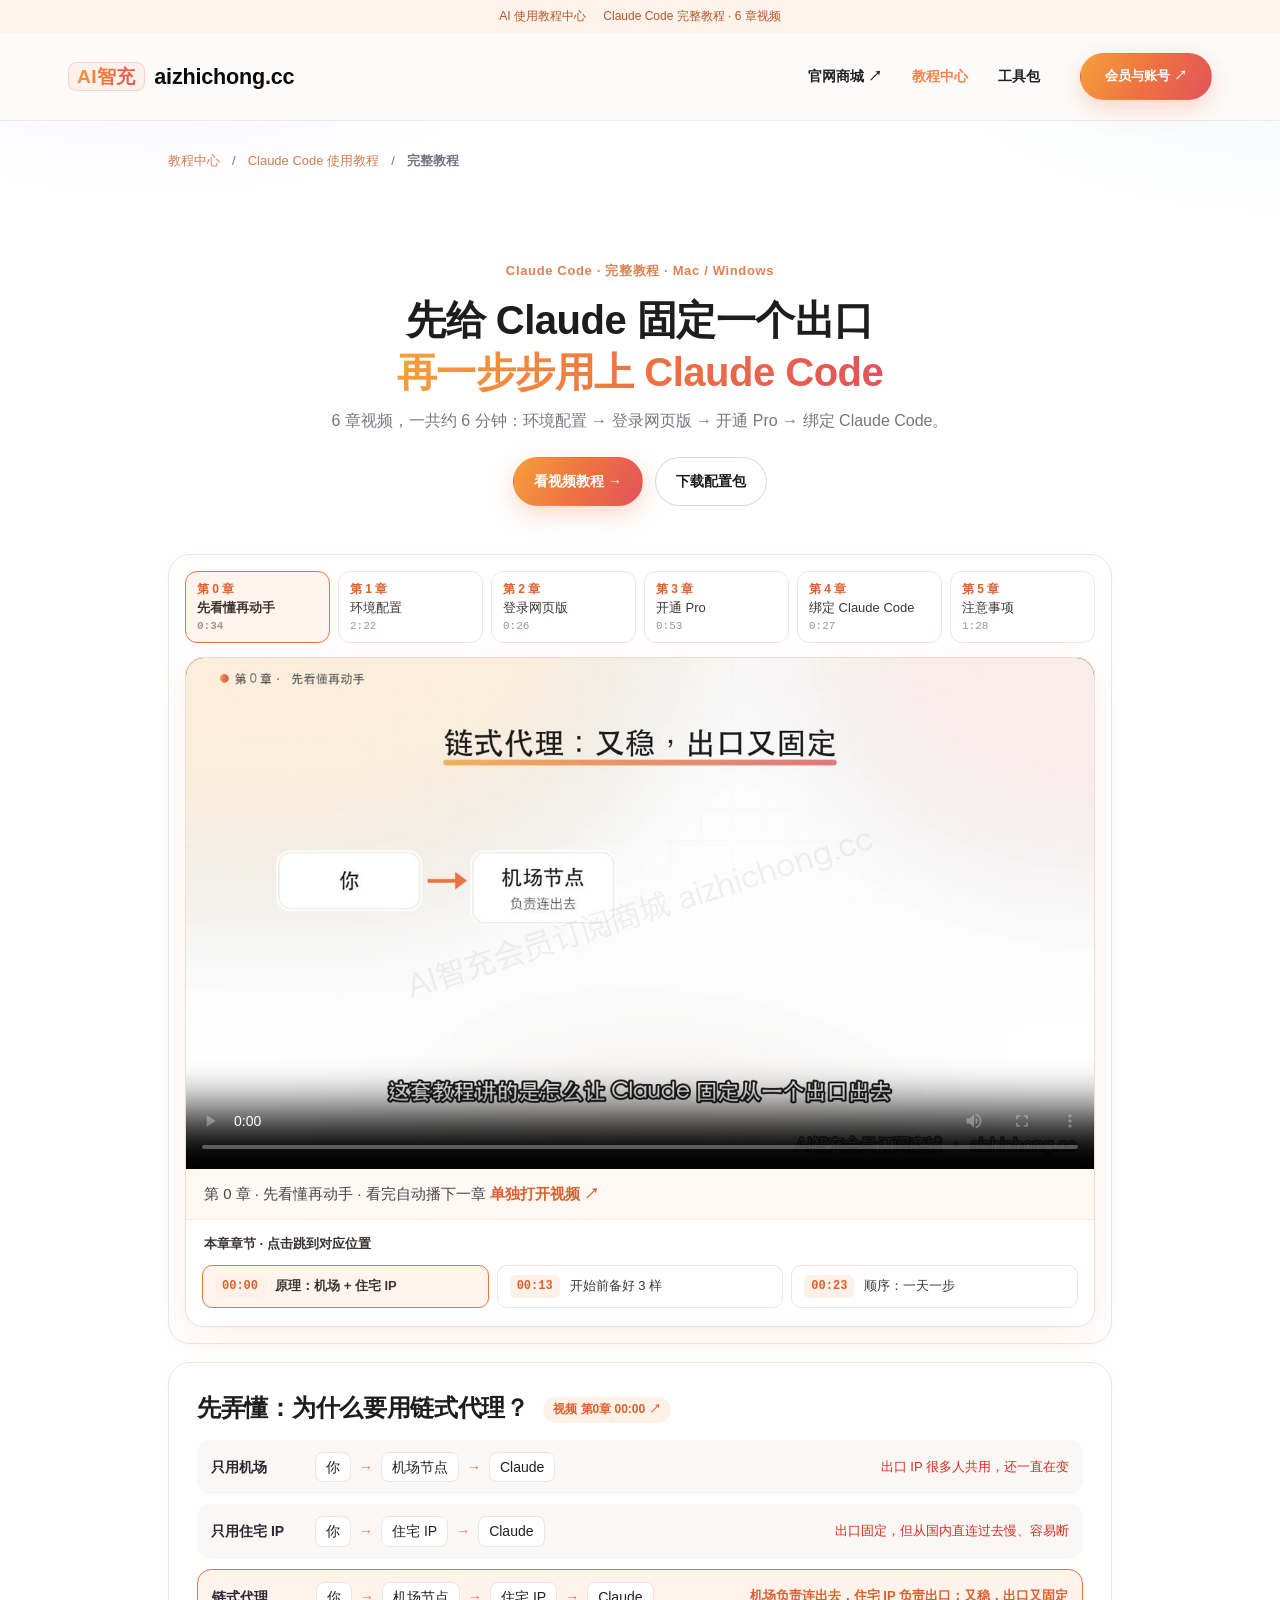
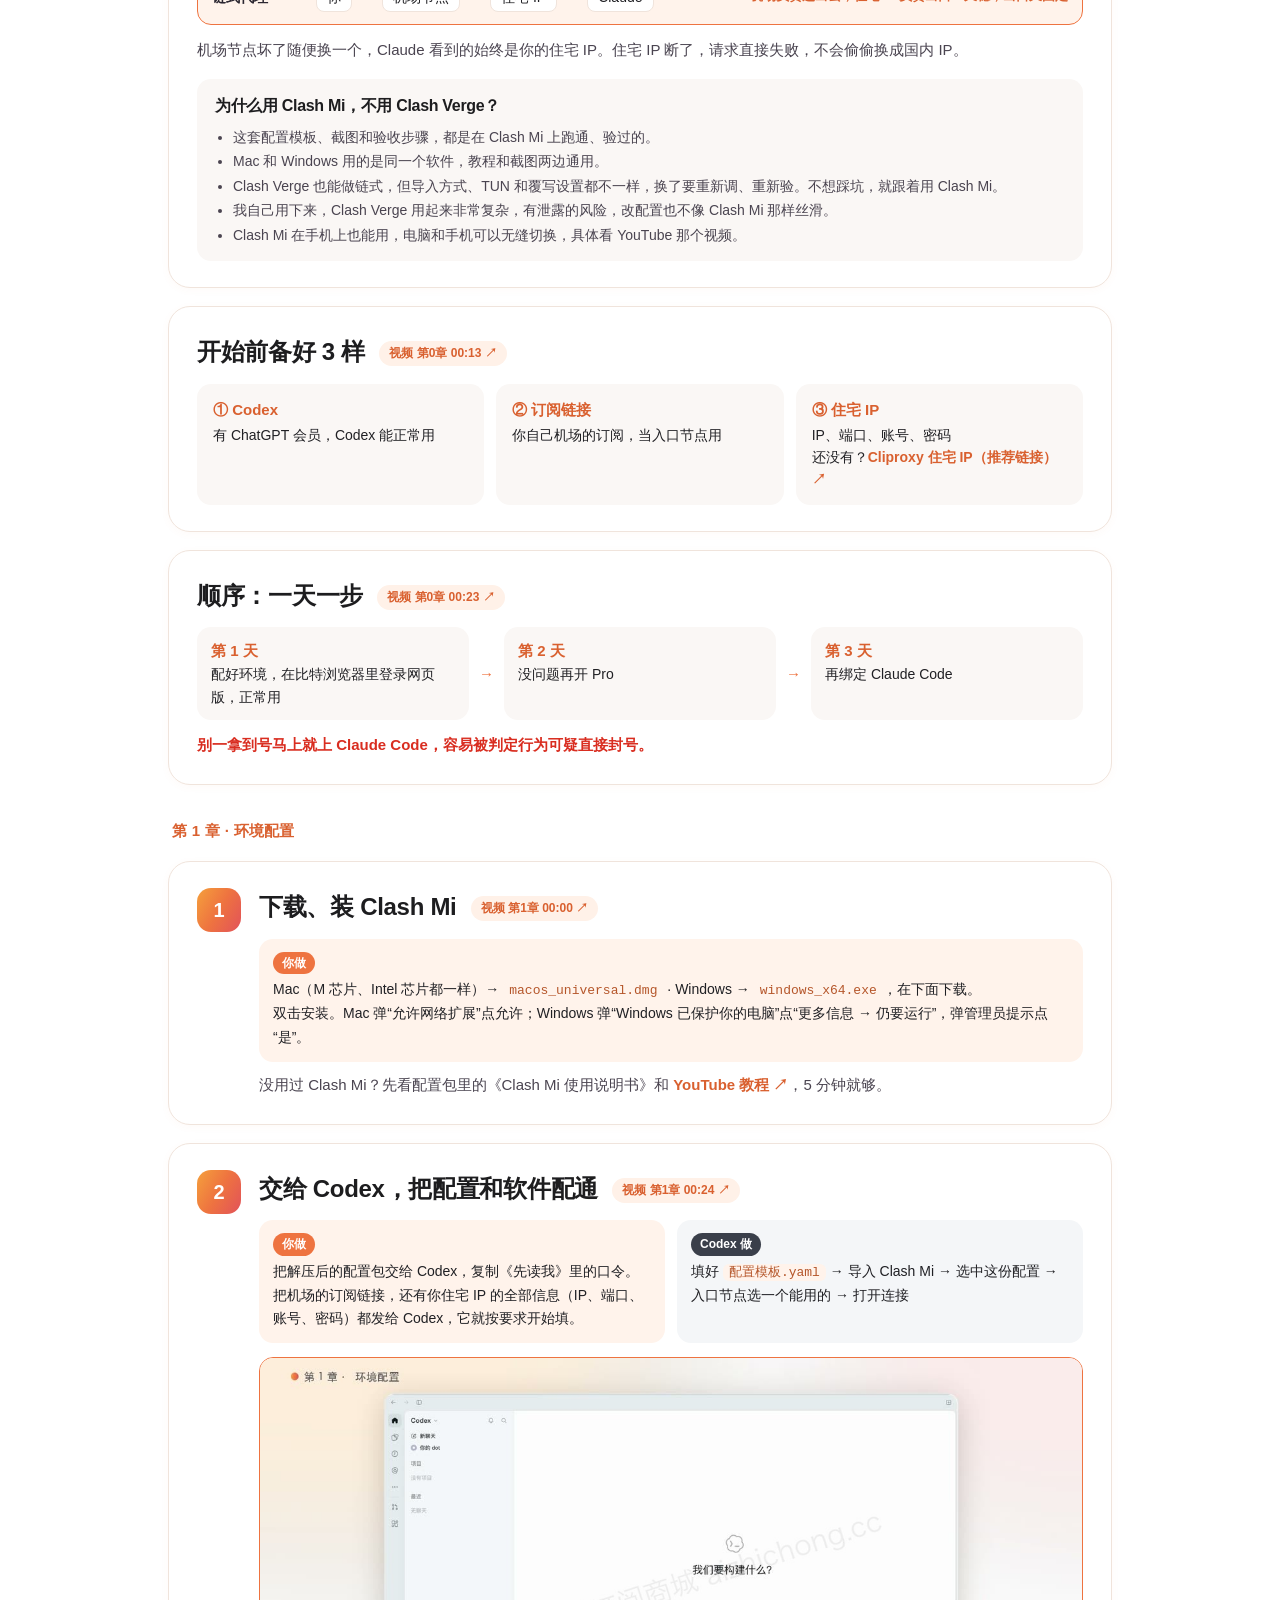
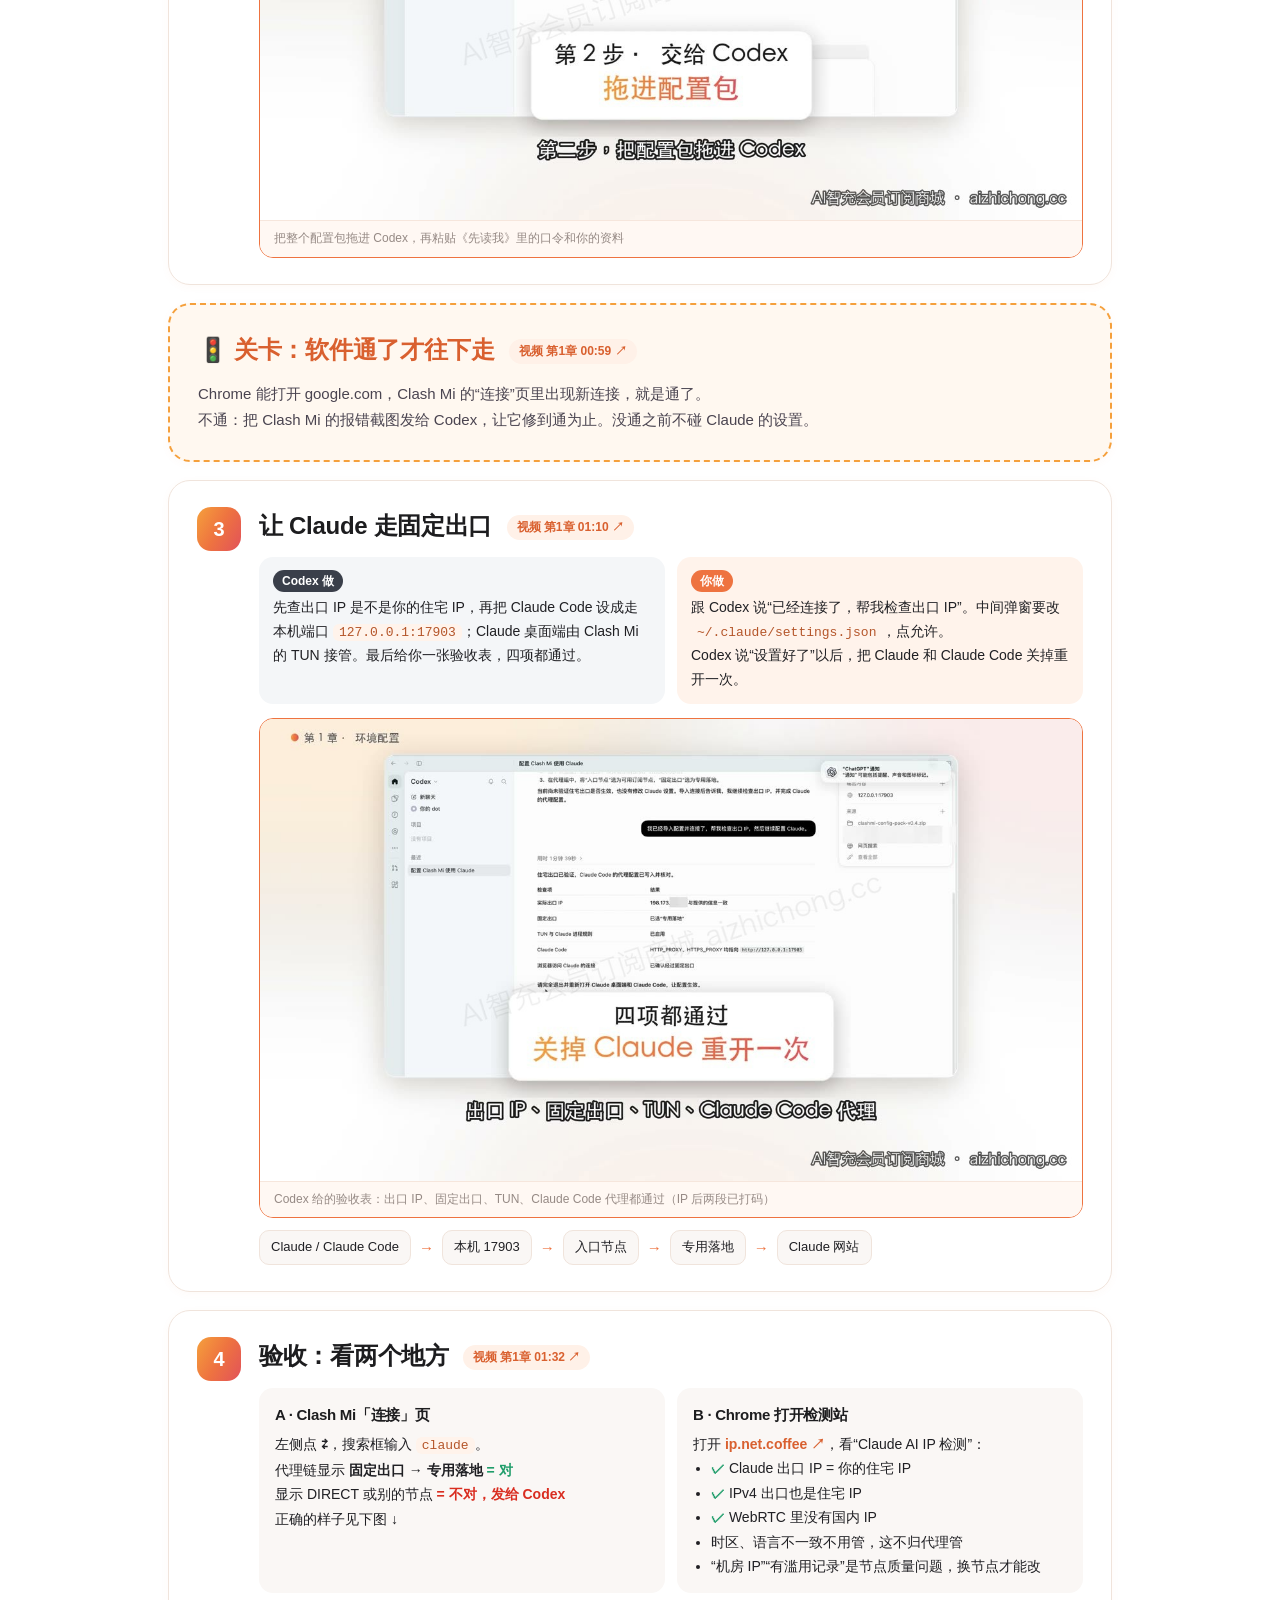
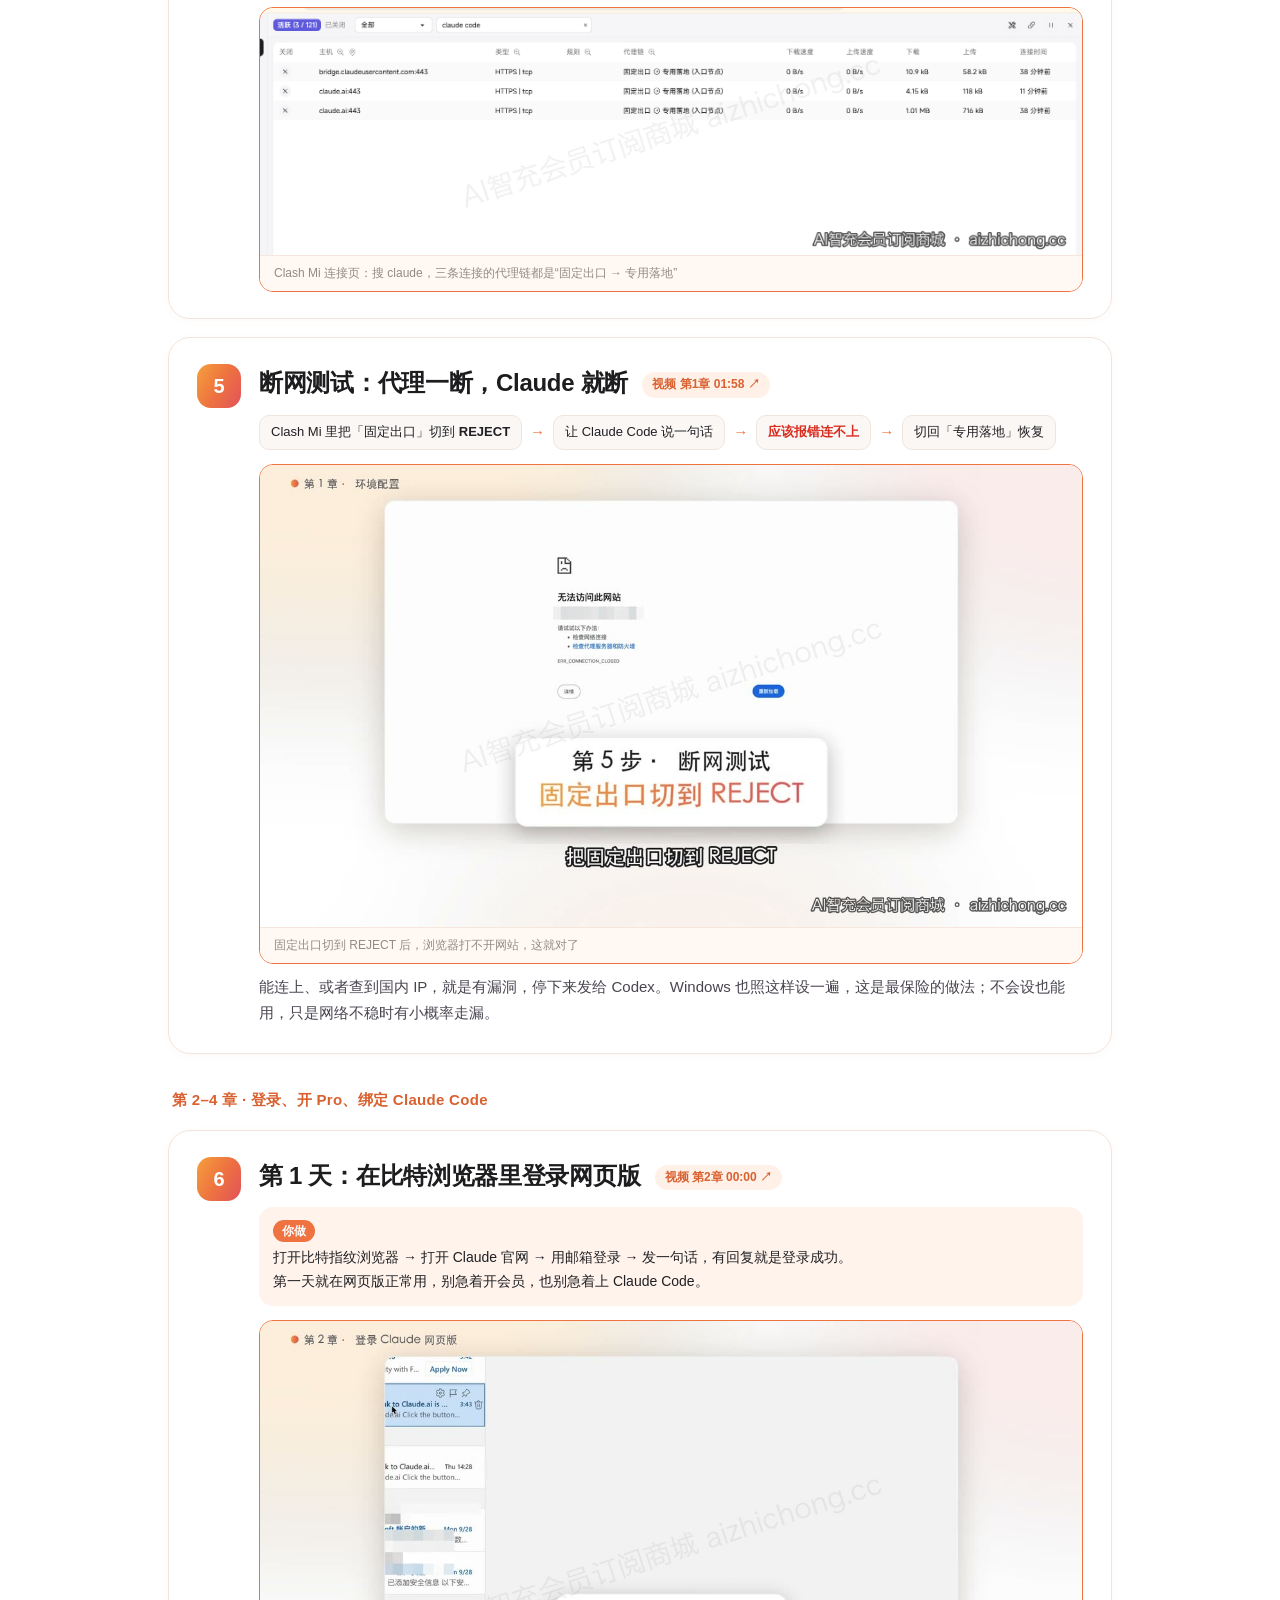
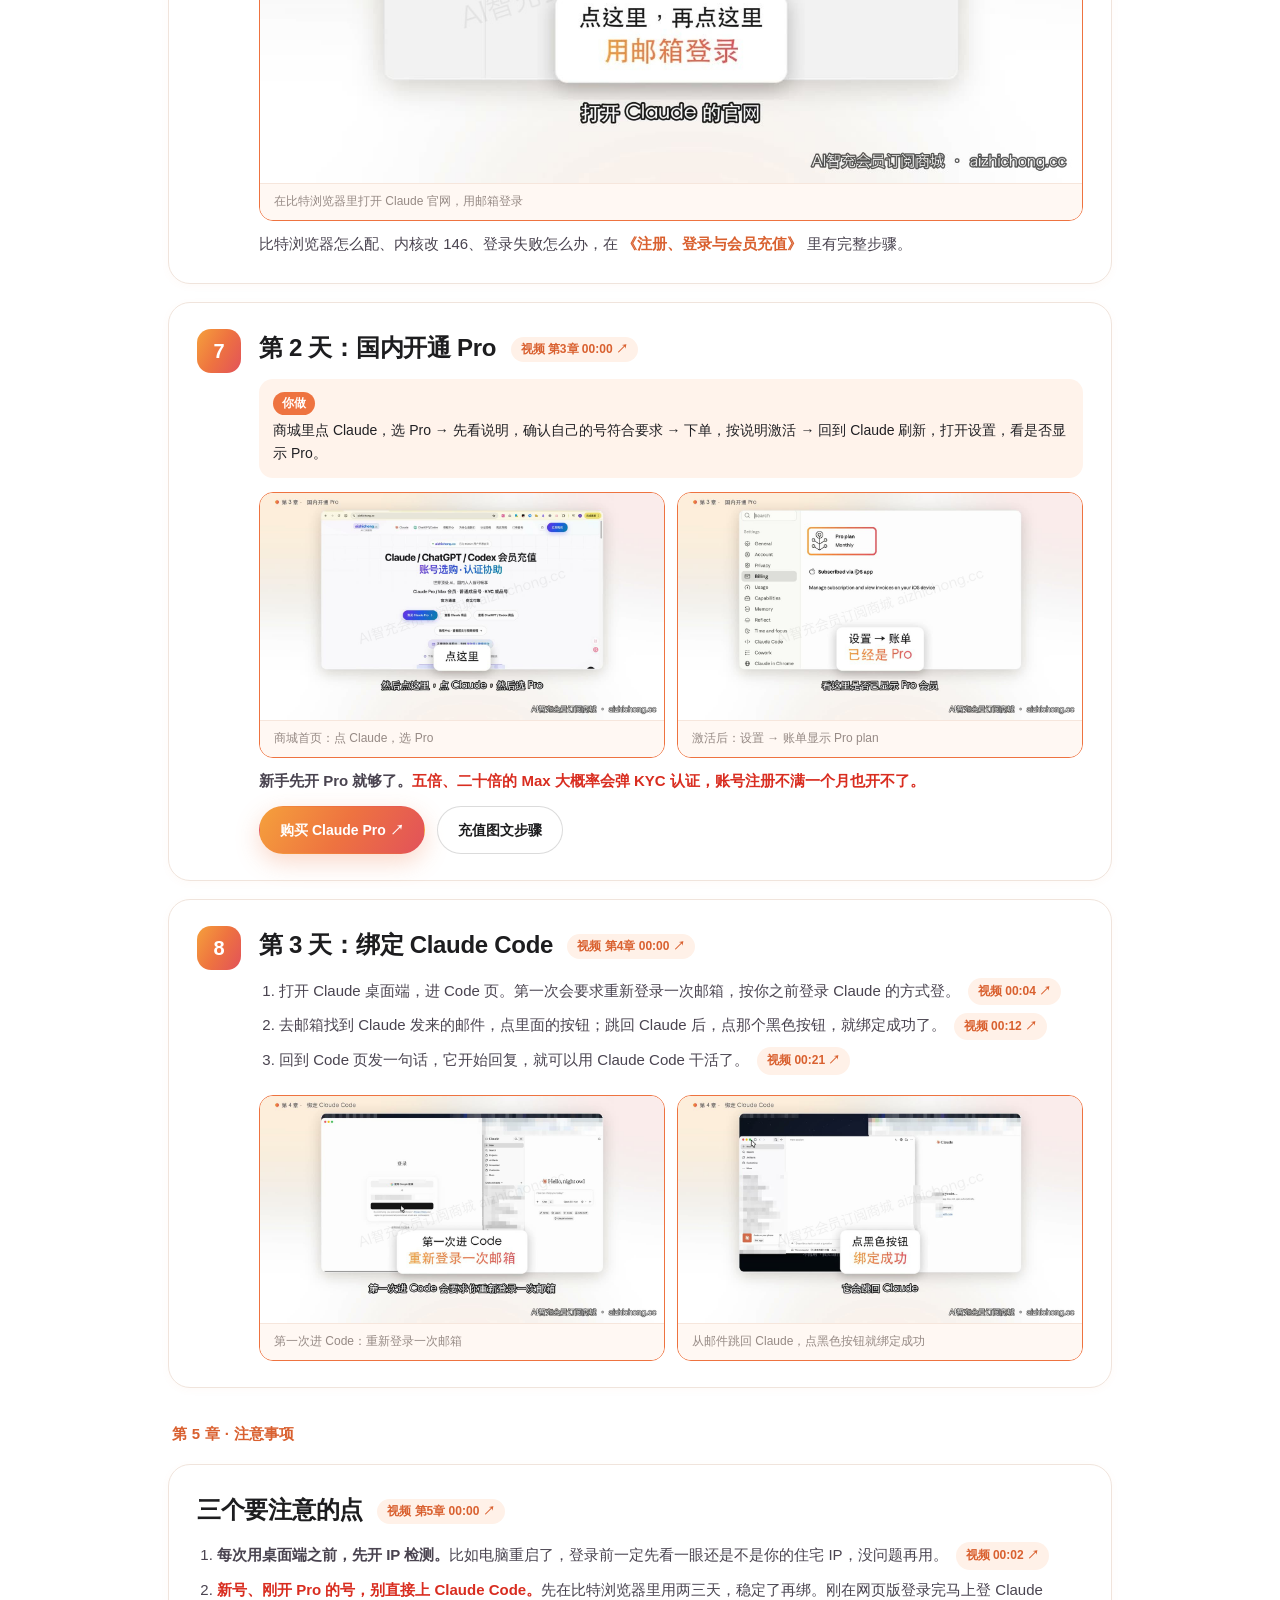
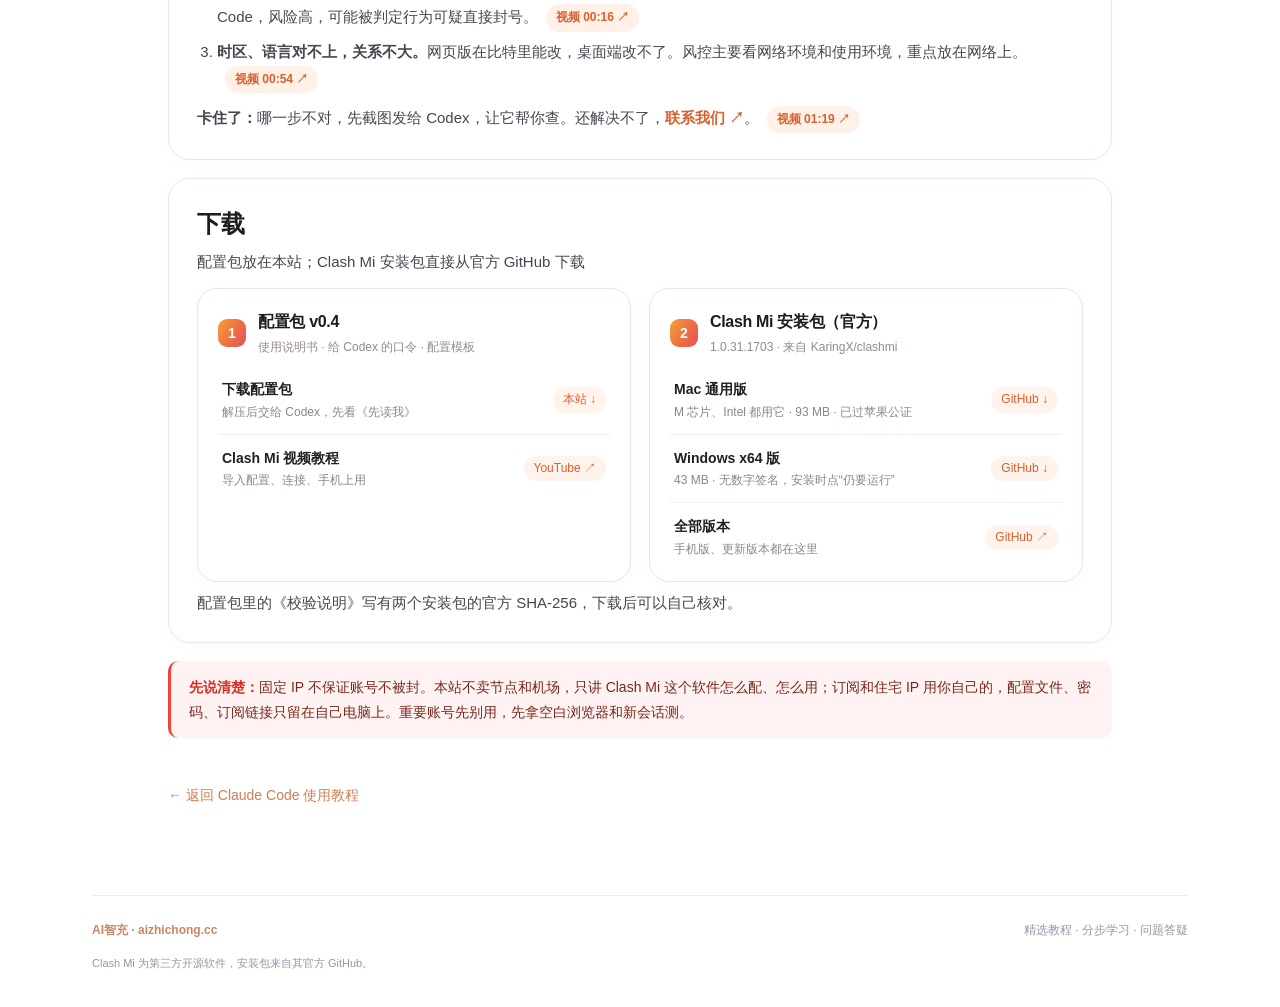
<file: tutorial-clashmi.html>
<!doctype html>
<html lang="zh-CN"><head><meta charset="utf-8"><meta name="viewport" content="width=device-width,initial-scale=1"><title>Claude Code 完整教程：固定出口、登录、开 Pro、绑定 · AI智充</title><meta name="description" content="6 章视频 + 分步图文：用 Clash Mi 链式代理让 Claude 固定一个出口，交给 Codex 配好；再登录网页版、开通 Pro、绑定 Claude Code。"><link rel="icon" href="favicon.svg?v=2" type="image/svg+xml"><link rel="icon" href="favicon-32.png?v=2" sizes="32x32" type="image/png"><link rel="apple-touch-icon" href="apple-touch-icon.png?v=2"><link rel="stylesheet" href="tutorial-brand.css?v=20261105-release1"><link rel="stylesheet" href="tutorial-tutorial.css?v=20261105-release1"><link rel="stylesheet" href="tutorial-orange.css?v=20261105-release1"><link rel="stylesheet" href="tutorial-clashmi.css?v=20261105-release1"></head>
<body><div class="demo-banner">AI 使用教程中心 <span>Claude Code 完整教程 · 6 章视频</span></div>
<header class="learn-header"><div class="header-inner"><a href="tutorial-preview.html#/" class="learn-logo" aria-label="教程中心首页"><span class="brand-badge"><span class="brand-ai66">AI智充</span></span><span class="site-domain site-domain--nav">aizhichong.cc</span></a><nav aria-label="主导航"><a href="https://aizhichong.cc/" target="_blank" rel="noopener">官网商城 ↗</a><a href="tutorial-preview.html#/" class="active">教程中心</a><a href="tutorial-preview.html#/toolkit">工具包</a></nav><a class="btn btn-primary-new shop-nav" href="https://aizhichong.cc/#pricing" target="_blank" rel="noopener">会员与账号 ↗</a></div></header>

<main class="cm-wrap">
  <nav class="center-breadcrumb" aria-label="当前位置"><a href="tutorial-preview.html#/">教程中心</a><span>/</span><a href="tutorial-preview.html#/category/claudecode">Claude Code 使用教程</a><span>/</span><strong>完整教程</strong></nav>

  <section class="cm-hero">
    <span class="center-eyebrow">Claude Code · 完整教程 · Mac / Windows</span>
    <h1>先给 Claude 固定一个出口<br><span class="gradient-text">再一步步用上 Claude Code</span></h1>
    <p>6 章视频，一共约 6 分钟：环境配置 → 登录网页版 → 开通 Pro → 绑定 Claude Code。</p>
    <div class="center-actions">
      <a class="btn btn-primary-new" href="#video">看视频教程 →</a>
      <a class="btn btn-secondary-new" href="#downloads">下载配置包</a>
    </div>
  </section>

  <section class="cm-card cm-video" id="video">
    <div class="cm-tabs" role="tablist" aria-label="选择章节">
      <button type="button" role="tab" data-ch="0"><b>第 0 章</b>先看懂再动手<small>0:34</small></button>
      <button type="button" role="tab" data-ch="1"><b>第 1 章</b>环境配置<small>2:22</small></button>
      <button type="button" role="tab" data-ch="2"><b>第 2 章</b>登录网页版<small>0:26</small></button>
      <button type="button" role="tab" data-ch="3"><b>第 3 章</b>开通 Pro<small>0:53</small></button>
      <button type="button" role="tab" data-ch="4"><b>第 4 章</b>绑定 Claude Code<small>0:27</small></button>
      <button type="button" role="tab" data-ch="5"><b>第 5 章</b>注意事项<small>1:28</small></button>
    </div>
    <div class="full-video">
      <video controls playsinline preload="metadata" poster="tutorial-cc-ch0.jpg?v=20261103wm" aria-label="Claude Code 完整教程视频"><source src="tutorial-cc-ch0.mp4?v=20261103wm" type="video/mp4">请使用支持 MP4 的浏览器。</video>
      <p><span id="cm-now">第 0 章 · 先看懂再动手</span> · 看完自动播下一章 <a id="cm-open" href="tutorial-cc-ch0.mp4?v=20261103wm" target="_blank" rel="noopener">单独打开视频 ↗</a></p>
      <div class="video-chapters"><div class="video-chapters-title">本章章节 · 点击跳到对应位置</div><div class="video-chapters-grid" id="cm-points"></div></div>
    </div>
  </section>

  <section class="cm-card">
    <h2>先弄懂：为什么要用链式代理？ <button class="video-time" type="button" data-ch="0" data-time="0">视频 第0章 00:00 ↗</button></h2>
    <div class="cm-routes">
      <div class="cm-route"><span class="lab">只用机场</span><span class="hop">你</span><i>→</i><span class="hop">机场节点</span><i>→</i><span class="hop">Claude</span><em>出口 IP 很多人共用，还一直在变</em></div>
      <div class="cm-route"><span class="lab">只用住宅 IP</span><span class="hop">你</span><i>→</i><span class="hop">住宅 IP</span><i>→</i><span class="hop">Claude</span><em>出口固定，但从国内直连过去慢、容易断</em></div>
      <div class="cm-route good"><span class="lab">链式代理</span><span class="hop">你</span><i>→</i><span class="hop">机场节点</span><i>→</i><span class="hop">住宅 IP</span><i>→</i><span class="hop">Claude</span><em>机场负责连出去，住宅 IP 负责出口：又稳，出口又固定</em></div>
    </div>
    <p style="margin-top:12px">机场节点坏了随便换一个，Claude 看到的始终是你的住宅 IP。住宅 IP 断了，请求直接失败，不会偷偷换成国内 IP。</p>
    <div class="cm-why-mi">
      <h3>为什么用 Clash Mi，不用 Clash Verge？</h3>
      <ul>
        <li>这套配置模板、截图和验收步骤，都是在 Clash Mi 上跑通、验过的。</li>
        <li>Mac 和 Windows 用的是同一个软件，教程和截图两边通用。</li>
        <li>Clash Verge 也能做链式，但导入方式、TUN 和覆写设置都不一样，换了要重新调、重新验。不想踩坑，就跟着用 Clash Mi。</li>
        <li>我自己用下来，Clash Verge 用起来非常复杂，有泄露的风险，改配置也不像 Clash Mi 那样丝滑。</li>
        <li>Clash Mi 在手机上也能用，电脑和手机可以无缝切换，具体看 YouTube 那个视频。</li>
      </ul>
    </div>
  </section>

  <section class="cm-card">
    <h2>开始前备好 3 样 <button class="video-time" type="button" data-ch="0" data-time="13">视频 第0章 00:13 ↗</button></h2>
    <div class="cm-prep">
      <div><b>① Codex</b>有 ChatGPT 会员，Codex 能正常用</div>
      <div><b>② 订阅链接</b>你自己机场的订阅，当入口节点用</div>
      <div><b>③ 住宅 IP</b>IP、端口、账号、密码<br>还没有？<a href="https://share.cliproxy.com/share/hd8asdu2e" target="_blank" rel="noopener">Cliproxy 住宅 IP（推荐链接）↗</a></div>
    </div>
  </section>

  <section class="cm-card">
    <h2>顺序：一天一步 <button class="video-time" type="button" data-ch="0" data-time="23">视频 第0章 00:23 ↗</button></h2>
    <div class="cm-days">
      <div><b>第 1 天</b>配好环境，在比特浏览器里登录网页版，正常用</div><i>→</i>
      <div><b>第 2 天</b>没问题再开 Pro</div><i>→</i>
      <div><b>第 3 天</b>再绑定 Claude Code</div>
    </div>
    <p class="warn-red" style="margin-top:12px">别一拿到号马上就上 Claude Code，容易被判定行为可疑直接封号。</p>
  </section>

  <h2 class="cm-part">第 1 章 · 环境配置</h2>

  <section class="cm-card cm-step">
    <span class="cm-num">1</span>
    <div class="cm-step-body">
      <h2>下载、装 Clash Mi <button class="video-time" type="button" data-ch="1" data-time="0">视频 第1章 00:00 ↗</button></h2>
      <div class="cm-who single"><div class="you"><strong>你做</strong><br>
        Mac（M 芯片、Intel 芯片都一样）→ <code>macos_universal.dmg</code> · Windows → <code>windows_x64.exe</code>，<a href="#downloads">在下面下载</a>。<br>
        双击安装。Mac 弹“允许网络扩展”点允许；Windows 弹“Windows 已保护你的电脑”点“更多信息 → 仍要运行”，弹管理员提示点“是”。</div></div>
      <p style="margin-top:10px">没用过 Clash Mi？先看配置包里的《Clash Mi 使用说明书》和 <a href="https://www.youtube.com/watch?v=QjR9FMuZ3o0&t=269s" target="_blank" rel="noopener" style="color:#D9602F;font-weight:600">YouTube 教程 ↗</a>，5 分钟就够。</p>
    </div>
  </section>

  <section class="cm-card cm-step">
    <span class="cm-num">2</span>
    <div class="cm-step-body">
      <h2>交给 Codex，把配置和软件配通 <button class="video-time" type="button" data-ch="1" data-time="24">视频 第1章 00:24 ↗</button></h2>
      <div class="cm-who">
        <div class="you"><strong>你做</strong><br>把解压后的配置包交给 Codex，复制《先读我》里的口令。<br>把机场的订阅链接，还有你住宅 IP 的全部信息（IP、端口、账号、密码）都发给 Codex，它就按要求开始填。</div>
        <div class="codex"><strong>Codex 做</strong><br>填好 <code>配置模板.yaml</code> → 导入 Clash Mi → 选中这份配置 → 入口节点选一个能用的 → 打开连接</div>
      </div>
      <figure class="cm-shot"><img src="tutorial-cc-step2.jpg?v=20261103wm" alt="把整个配置包拖进 Codex，再粘贴《先读我》里的口令和你的资料" width="1280" height="720" loading="lazy"><figcaption>把整个配置包拖进 Codex，再粘贴《先读我》里的口令和你的资料</figcaption></figure>
    </div>
  </section>

  <section class="cm-card cm-gate">
    <h2>🚦 关卡：软件通了才往下走 <button class="video-time" type="button" data-ch="1" data-time="59">视频 第1章 00:59 ↗</button></h2>
    <p>Chrome 能打开 google.com，Clash Mi 的“连接”页里出现新连接，就是通了。<br>不通：把 Clash Mi 的报错截图发给 Codex，让它修到通为止。没通之前不碰 Claude 的设置。</p>
  </section>

  <section class="cm-card cm-step">
    <span class="cm-num">3</span>
    <div class="cm-step-body">
      <h2>让 Claude 走固定出口 <button class="video-time" type="button" data-ch="1" data-time="70">视频 第1章 01:10 ↗</button></h2>
      <div class="cm-who">
        <div class="codex"><strong>Codex 做</strong><br>先查出口 IP 是不是你的住宅 IP，再把 Claude Code 设成走本机端口 <code>127.0.0.1:17903</code>；Claude 桌面端由 Clash Mi 的 TUN 接管。最后给你一张验收表，四项都通过。</div>
        <div class="you"><strong>你做</strong><br>跟 Codex 说“已经连接了，帮我检查出口 IP”。中间弹窗要改 <code>~/.claude/settings.json</code>，点允许。<br>Codex 说“设置好了”以后，把 Claude 和 Claude Code 关掉重开一次。</div>
      </div>
      <figure class="cm-shot"><img src="tutorial-cc-step3.jpg?v=20261103wm" alt="Codex 给的验收表：出口 IP、固定出口、TUN、Claude Code 代理都通过（IP 后两段已打码）" width="1280" height="720" loading="lazy"><figcaption>Codex 给的验收表：出口 IP、固定出口、TUN、Claude Code 代理都通过（IP 后两段已打码）</figcaption></figure>
      <div class="cm-flow"><span>Claude / Claude Code</span><i>→</i><span>本机 17903</span><i>→</i><span>入口节点</span><i>→</i><span>专用落地</span><i>→</i><span>Claude 网站</span></div>
    </div>
  </section>

  <section class="cm-card cm-step">
    <span class="cm-num">4</span>
    <div class="cm-step-body">
      <h2>验收：看两个地方 <button class="video-time" type="button" data-ch="1" data-time="92">视频 第1章 01:32 ↗</button></h2>
      <div class="cm-check">
        <div><h3>A · Clash Mi「连接」页</h3>
          左侧点 <b>⇄</b>，搜索框输入 <code>claude</code>。<br>
          代理链显示 <b>固定出口 → 专用落地</b> <span class="cm-ok">= 对</span><br>
          显示 DIRECT 或别的节点 <span class="cm-bad">= 不对，发给 Codex</span><br>正确的样子见下图 ↓</div>
        <div><h3>B · Chrome 打开检测站</h3>
          打开 <a href="https://ip.net.coffee/claude/" target="_blank" rel="noopener" style="color:#D9602F;font-weight:600">ip.net.coffee ↗</a>，看“Claude AI IP 检测”：
          <ul>
            <li><span class="cm-ok">✓</span> Claude 出口 IP = 你的住宅 IP</li>
            <li><span class="cm-ok">✓</span> IPv4 出口也是住宅 IP</li>
            <li><span class="cm-ok">✓</span> WebRTC 里没有国内 IP</li>
            <li>时区、语言不一致不用管，这不归代理管</li>
            <li>“机房 IP”“有滥用记录”是节点质量问题，换节点才能改</li>
          </ul></div>
      </div>
      <figure class="cm-shot"><img src="tutorial-clashmi-connections.png?v=20261027" alt="Clash Mi 连接页：claude 的连接都走 固定出口 → 专用落地" width="1858" height="559" loading="lazy"><figcaption>Clash Mi 连接页：搜 claude，三条连接的代理链都是“固定出口 → 专用落地”</figcaption></figure>
    </div>
  </section>

  <section class="cm-card cm-step">
    <span class="cm-num">5</span>
    <div class="cm-step-body">
      <h2>断网测试：代理一断，Claude 就断 <button class="video-time" type="button" data-ch="1" data-time="118">视频 第1章 01:58 ↗</button></h2>
      <div class="cm-flow"><span>Clash Mi 里把「固定出口」切到 <b>REJECT</b></span><i>→</i><span>让 Claude Code 说一句话</span><i>→</i><span class="cm-bad">应该报错连不上</span><i>→</i><span>切回「专用落地」恢复</span></div>
      <figure class="cm-shot"><img src="tutorial-cc-step5.jpg?v=20261103wm" alt="固定出口切到 REJECT 后，浏览器打不开网站，这就对了" width="1280" height="720" loading="lazy"><figcaption>固定出口切到 REJECT 后，浏览器打不开网站，这就对了</figcaption></figure>
      <p style="margin-top:10px">能连上、或者查到国内 IP，就是有漏洞，停下来发给 Codex。Windows 也照这样设一遍，这是最保险的做法；不会设也能用，只是网络不稳时有小概率走漏。</p>
    </div>
  </section>

  <h2 class="cm-part">第 2–4 章 · 登录、开 Pro、绑定 Claude Code</h2>

  <section class="cm-card cm-step">
    <span class="cm-num">6</span>
    <div class="cm-step-body">
      <h2>第 1 天：在比特浏览器里登录网页版 <button class="video-time" type="button" data-ch="2" data-time="0">视频 第2章 00:00 ↗</button></h2>
      <div class="cm-who single"><div class="you"><strong>你做</strong><br>打开比特指纹浏览器 → 打开 Claude 官网 → 用邮箱登录 → 发一句话，有回复就是登录成功。<br>第一天就在网页版正常用，别急着开会员，也别急着上 Claude Code。</div></div>
      <figure class="cm-shot"><img src="tutorial-cc-step6.jpg?v=20261103wm" alt="在比特浏览器里打开 Claude 官网，用邮箱登录" width="1280" height="720" loading="lazy"><figcaption>在比特浏览器里打开 Claude 官网，用邮箱登录</figcaption></figure>
      <p style="margin-top:10px">比特浏览器怎么配、内核改 146、登录失败怎么办，在 <a href="tutorial-preview.html#/lesson/claude-complete-guide/text" style="color:#D9602F;font-weight:600">《注册、登录与会员充值》</a> 里有完整步骤。</p>
    </div>
  </section>

  <section class="cm-card cm-step">
    <span class="cm-num">7</span>
    <div class="cm-step-body">
      <h2>第 2 天：国内开通 Pro <button class="video-time" type="button" data-ch="3" data-time="0">视频 第3章 00:00 ↗</button></h2>
      <div class="cm-who single"><div class="you"><strong>你做</strong><br>商城里点 Claude，选 Pro → 先看说明，确认自己的号符合要求 → 下单，按说明激活 → 回到 Claude 刷新，打开设置，看是否显示 Pro。</div></div>
      <div class="cm-shots"><figure class="cm-shot"><img src="tutorial-cc-step7a.jpg?v=20261103wm" alt="商城首页：点 Claude，选 Pro" width="1280" height="720" loading="lazy"><figcaption>商城首页：点 Claude，选 Pro</figcaption></figure><figure class="cm-shot"><img src="tutorial-cc-step7b.jpg?v=20261103wm" alt="激活后：设置 → 账单显示 Pro plan" width="1280" height="720" loading="lazy"><figcaption>激活后：设置 → 账单显示 Pro plan</figcaption></figure></div>
      <p style="margin-top:10px"><b>新手先开 Pro 就够了。</b><span class="warn-red">五倍、二十倍的 Max 大概率会弹 KYC 认证，账号注册不满一个月也开不了。</span></p>
      <div class="center-actions" style="margin-top:12px"><a class="btn btn-primary-new" href="https://aizhichong.cc/#pricing" target="_blank" rel="noopener">购买 Claude Pro ↗</a><a class="btn btn-secondary-new" href="tutorial-preview.html#/lesson/claude-complete-guide/text">充值图文步骤</a></div>
    </div>
  </section>

  <section class="cm-card cm-step">
    <span class="cm-num">8</span>
    <div class="cm-step-body">
      <h2>第 3 天：绑定 Claude Code <button class="video-time" type="button" data-ch="4" data-time="0">视频 第4章 00:00 ↗</button></h2>
      <ol class="cm-list">
        <li>打开 Claude 桌面端，进 Code 页。第一次会要求重新登录一次邮箱，按你之前登录 Claude 的方式登。<button class="video-time" type="button" data-ch="4" data-time="4">视频 00:04 ↗</button></li>
        <li>去邮箱找到 Claude 发来的邮件，点里面的按钮；跳回 Claude 后，点那个黑色按钮，就绑定成功了。<button class="video-time" type="button" data-ch="4" data-time="12">视频 00:12 ↗</button></li>
        <li>回到 Code 页发一句话，它开始回复，就可以用 Claude Code 干活了。<button class="video-time" type="button" data-ch="4" data-time="21">视频 00:21 ↗</button></li>
      </ol>
      <div class="cm-shots"><figure class="cm-shot"><img src="tutorial-cc-step8a.jpg?v=20261103wm" alt="第一次进 Code：重新登录一次邮箱" width="1280" height="720" loading="lazy"><figcaption>第一次进 Code：重新登录一次邮箱</figcaption></figure><figure class="cm-shot"><img src="tutorial-cc-step8b.jpg?v=20261103wm" alt="从邮件跳回 Claude，点黑色按钮就绑定成功" width="1280" height="720" loading="lazy"><figcaption>从邮件跳回 Claude，点黑色按钮就绑定成功</figcaption></figure></div>
    </div>
  </section>

  <h2 class="cm-part">第 5 章 · 注意事项</h2>

  <section class="cm-card">
    <h2>三个要注意的点 <button class="video-time" type="button" data-ch="5" data-time="0">视频 第5章 00:00 ↗</button></h2>
    <ol class="cm-list">
      <li><b>每次用桌面端之前，先开 IP 检测。</b>比如电脑重启了，登录前一定先看一眼还是不是你的住宅 IP，没问题再用。<button class="video-time" type="button" data-ch="5" data-time="2">视频 00:02 ↗</button></li>
      <li><b class="warn-red">新号、刚开 Pro 的号，别直接上 Claude Code。</b>先在比特浏览器里用两三天，稳定了再绑。刚在网页版登录完马上登 Claude Code，风险高，可能被判定行为可疑直接封号。<button class="video-time" type="button" data-ch="5" data-time="16">视频 00:16 ↗</button></li>
      <li><b>时区、语言对不上，关系不大。</b>网页版在比特里能改，桌面端改不了。风控主要看网络环境和使用环境，重点放在网络上。<button class="video-time" type="button" data-ch="5" data-time="54">视频 00:54 ↗</button></li>
    </ol>
    <p style="margin-top:12px"><b>卡住了：</b>哪一步不对，先截图发给 Codex，让它帮你查。还解决不了，<a href="https://aizhichong.cc/#contact" target="_blank" rel="noopener" style="color:#D9602F;font-weight:600">联系我们 ↗</a>。<button class="video-time" type="button" data-ch="5" data-time="79">视频 01:19 ↗</button></p>
  </section>

  <section class="cm-card cm-downloads" id="downloads">
    <h2>下载</h2>
    <p class="cm-sub">配置包放在本站；Clash Mi 安装包直接从官方 GitHub 下载</p>
    <div class="toolkit-grid">
      <div class="toolkit-group">
        <div class="toolkit-group-title"><span class="toolkit-num">1</span><div><h3>配置包 v0.4</h3><small>使用说明书 · 给 Codex 的口令 · 配置模板</small></div></div>
        <a class="toolkit-item" href="clashmi-config-pack-v0.4.zip" download><span><strong>下载配置包</strong><small>解压后交给 Codex，先看《先读我》</small></span><em>本站 ↓</em></a>
        <a class="toolkit-item" href="https://www.youtube.com/watch?v=QjR9FMuZ3o0&t=269s" target="_blank" rel="noopener"><span><strong>Clash Mi 视频教程</strong><small>导入配置、连接、手机上用</small></span><em>YouTube ↗</em></a>
      </div>
      <div class="toolkit-group">
        <div class="toolkit-group-title"><span class="toolkit-num">2</span><div><h3>Clash Mi 安装包（官方）</h3><small>1.0.31.1703 · 来自 KaringX/clashmi</small></div></div>
        <a class="toolkit-item" href="https://github.com/KaringX/clashmi/releases/download/v1.0.31.1703/clashmi_1.0.31.1703_macos_universal.dmg" target="_blank" rel="noopener"><span><strong>Mac 通用版</strong><small>M 芯片、Intel 都用它 · 93 MB · 已过苹果公证</small></span><em>GitHub ↓</em></a>
        <a class="toolkit-item" href="https://github.com/KaringX/clashmi/releases/download/v1.0.31.1703/clashmi_1.0.31.1703_windows_x64.exe" target="_blank" rel="noopener"><span><strong>Windows x64 版</strong><small>43 MB · 无数字签名，安装时点“仍要运行”</small></span><em>GitHub ↓</em></a>
        <a class="toolkit-item" href="https://github.com/KaringX/clashmi/releases" target="_blank" rel="noopener"><span><strong>全部版本</strong><small>手机版、更新版本都在这里</small></span><em>GitHub ↗</em></a>
      </div>
    </div>
    <p class="cm-dl-note">配置包里的《校验说明》写有两个安装包的官方 SHA-256，下载后可以自己核对。</p>
  </section>

  <section class="cm-card" style="padding:0;border:0;box-shadow:none;background:transparent">
    <div class="cm-notice"><strong>先说清楚：</strong>固定 IP 不保证账号不被封。本站不卖节点和机场，只讲 Clash Mi 这个软件怎么配、怎么用；订阅和住宅 IP 用你自己的，配置文件、密码、订阅链接只留在自己电脑上。重要账号先别用，先拿空白浏览器和新会话测。</div>
  </section>

  <a class="center-back" href="tutorial-preview.html#/category/claudecode">← 返回 Claude Code 使用教程</a>
</main>

<footer class="learn-footer"><strong>AI智充 · aizhichong.cc</strong><span>精选教程 · 分步学习 · 问题答疑</span><small>Clash Mi 为第三方开源软件，安装包来自其官方 GitHub。</small></footer>
<script>
(()=>{
 const V='?v=20261103wm',names=['先看懂再动手','环境配置','登录网页版','开通 Pro','绑定 Claude Code','注意事项'];
 const points=[
  [[0,'原理：机场 + 住宅 IP'],[13,'开始前备好 3 样'],[23,'顺序：一天一步']],
  [[0,'下载、安装 Clash Mi'],[16,'登录 Codex、解压配置包'],[24,'交给 Codex'],[36,'Codex 读包、写配置'],[47,'导入、打开连接'],[59,'关卡：软件通了再往下'],[70,'接上 Claude'],[92,'对比：之前 0 分'],[98,'验收：IP 检测 + 连接页'],[118,'断网测试'],[134,'有漏洞怎么办']],
  [[0,'在比特浏览器里登录'],[10,'发一句话 = 成功'],[14,'第 1 天先用网页版']],
  [[0,'第 2 天再开 Pro'],[13,'商城选 Pro'],[16,'为什么新手先开 Pro'],[33,'看说明、激活'],[41,'回 Claude 检查到账']],
  [[0,'第 3 天再绑'],[4,'重新登录邮箱'],[12,'邮箱里点链接'],[16,'点黑色按钮'],[21,'Code 页发一句']],
  [[0,'第一：先开 IP 检测'],[16,'第二：别马上上 Claude Code'],[54,'第三：时区语言关系不大'],[79,'卡住了怎么办']]];
 const v=document.querySelector('#video video'),tabs=[...document.querySelectorAll('.cm-tabs button')],box=document.querySelector('#cm-points');
 const mm=t=>String(Math.floor(t/60)).padStart(2,'0')+':'+String(t%60).padStart(2,'0');
 let ch=0;
 function load(n,t,play){
  if(n!==ch){ch=n;v.poster=`tutorial-cc-ch${n}.jpg${V}`;v.src=`tutorial-cc-ch${n}.mp4${V}`;
   document.querySelector('#cm-now').textContent=`第 ${n} 章 · ${names[n]}`;document.querySelector('#cm-open').href=`tutorial-cc-ch${n}.mp4${V}`;
   box.innerHTML=points[n].map(([s,l])=>`<button type="button" class="video-chapter" data-time="${s}"><span>${mm(s)}</span>${l}</button>`).join('');}
  tabs.forEach((b,i)=>{b.classList.toggle('current',i===n);b.setAttribute('aria-selected',i===n);});
  if(t!=null){const go=()=>{v.currentTime=t;if(play)v.play().catch(()=>{});};v.readyState>=1?go():v.addEventListener('loadedmetadata',go,{once:true});}
 }
 ch=-1;load(0);
 tabs.forEach((b,i)=>b.onclick=()=>load(i,0,true));
 box.onclick=e=>{const b=e.target.closest('[data-time]');if(b)load(ch,Number(b.dataset.time),true);};
 document.querySelectorAll('.video-time[data-ch]').forEach(b=>b.onclick=()=>{load(Number(b.dataset.ch),Number(b.dataset.time),true);document.querySelector('#video').scrollIntoView({behavior:'smooth',block:'start'});});
 v.addEventListener('timeupdate',()=>{const cs=[...box.children];let cur=cs[0];cs.forEach(c=>{if(v.currentTime>=Number(c.dataset.time))cur=c;});cs.forEach(c=>c.classList.toggle('current',c===cur));});
 v.addEventListener('ended',()=>{if(ch<5)load(ch+1,0,true);});
})();
</script>
</body></html>
</file>
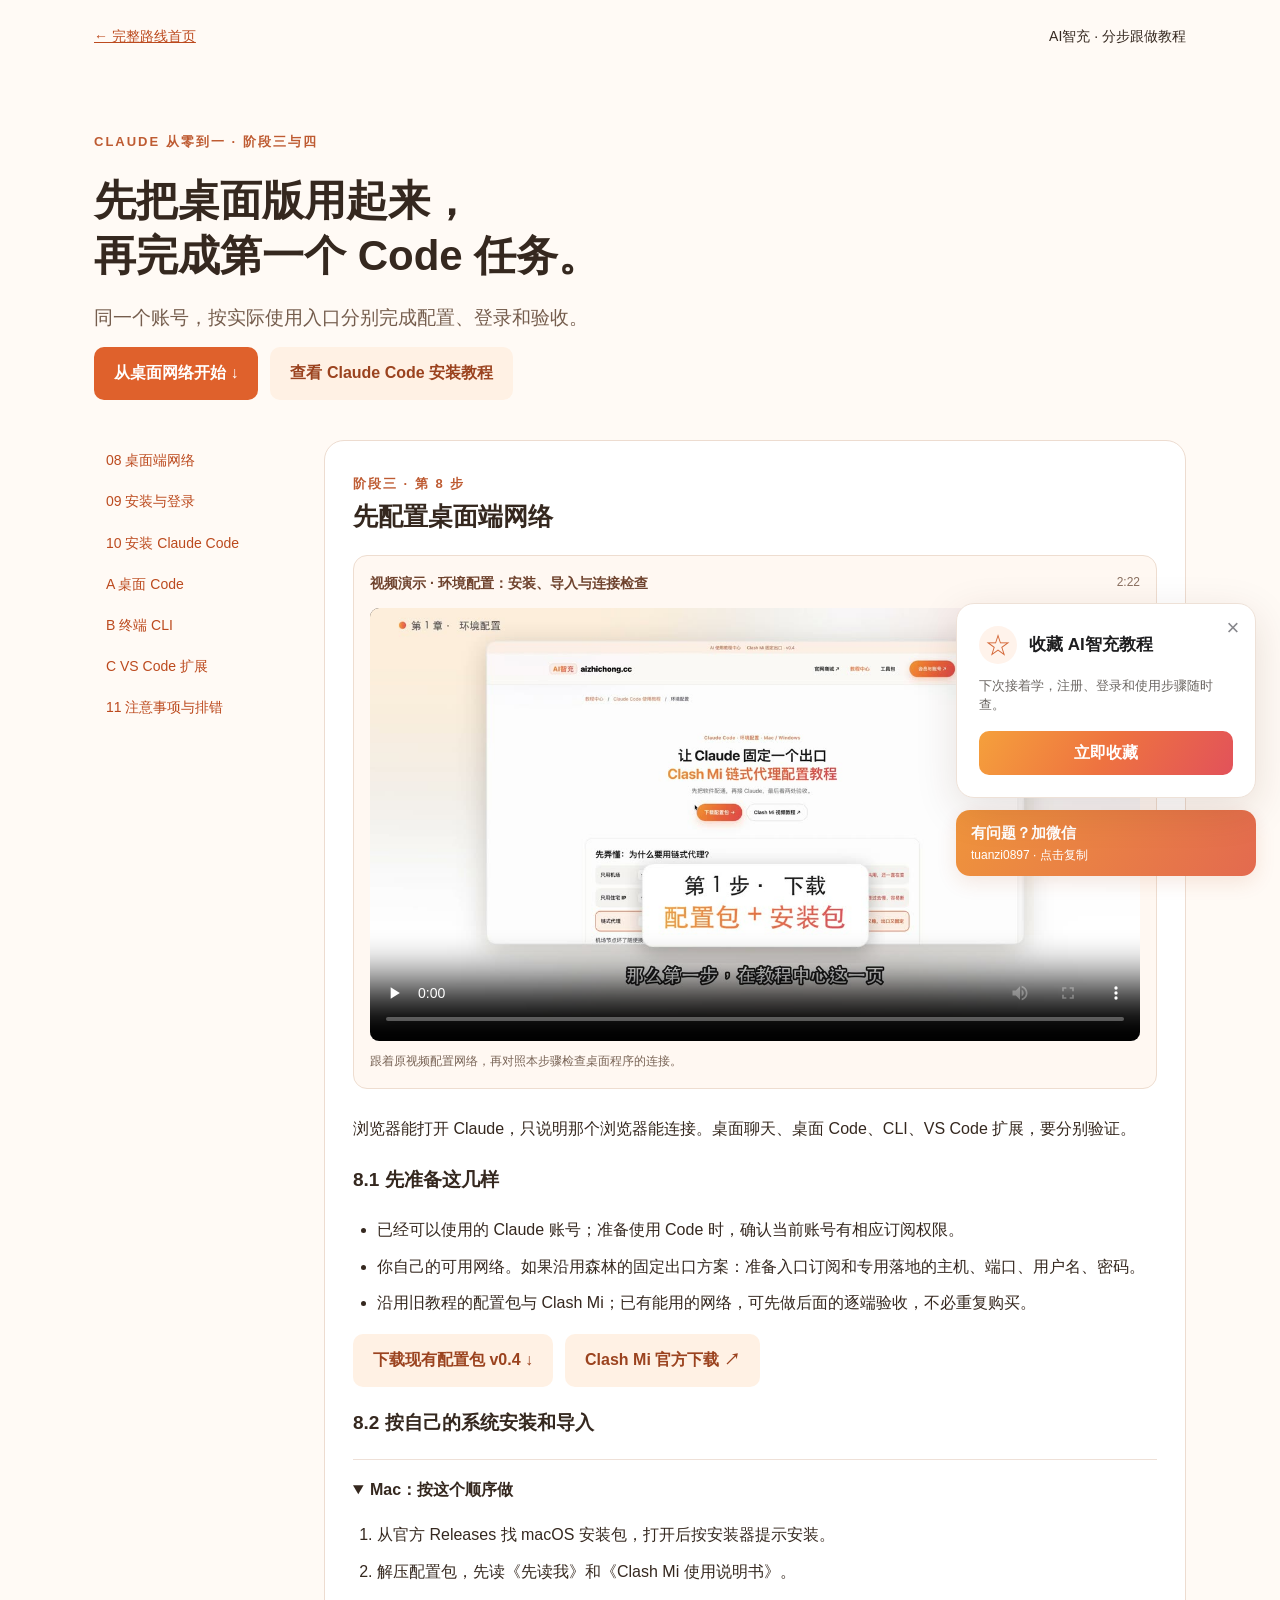
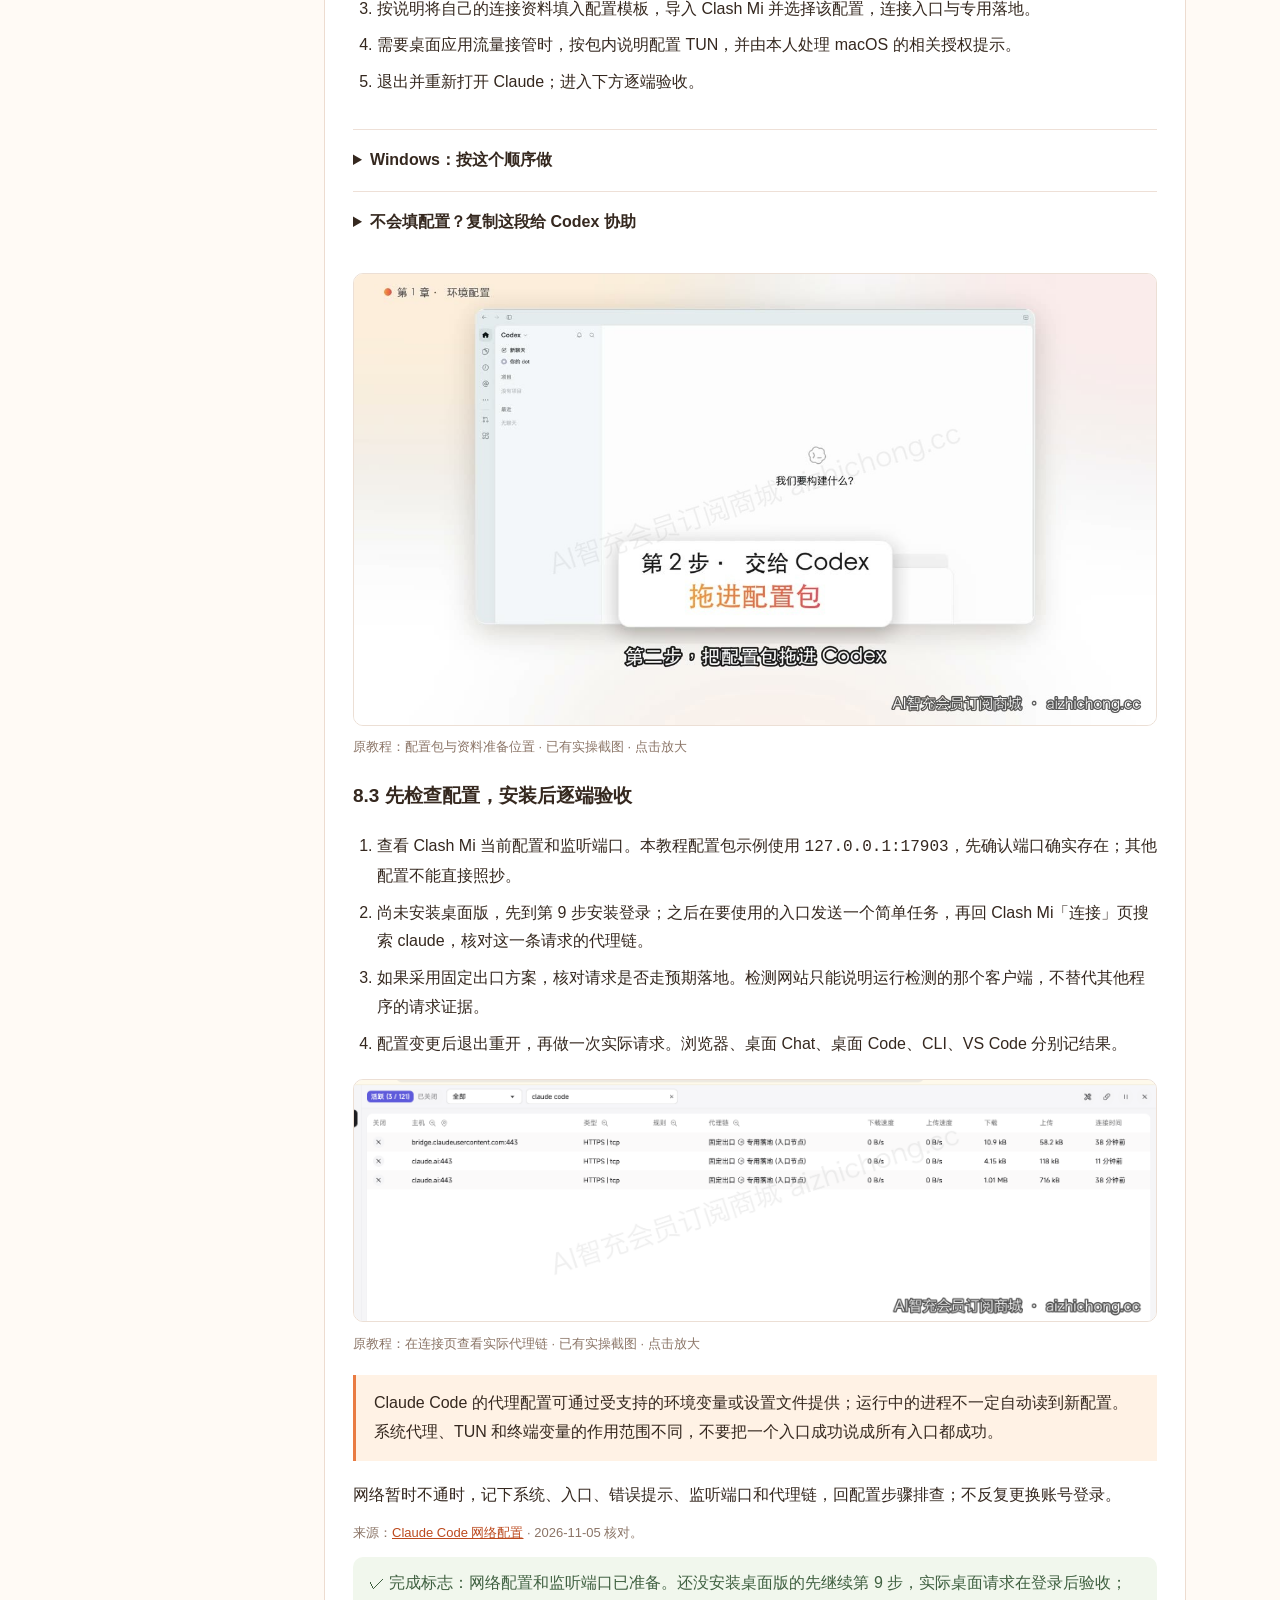
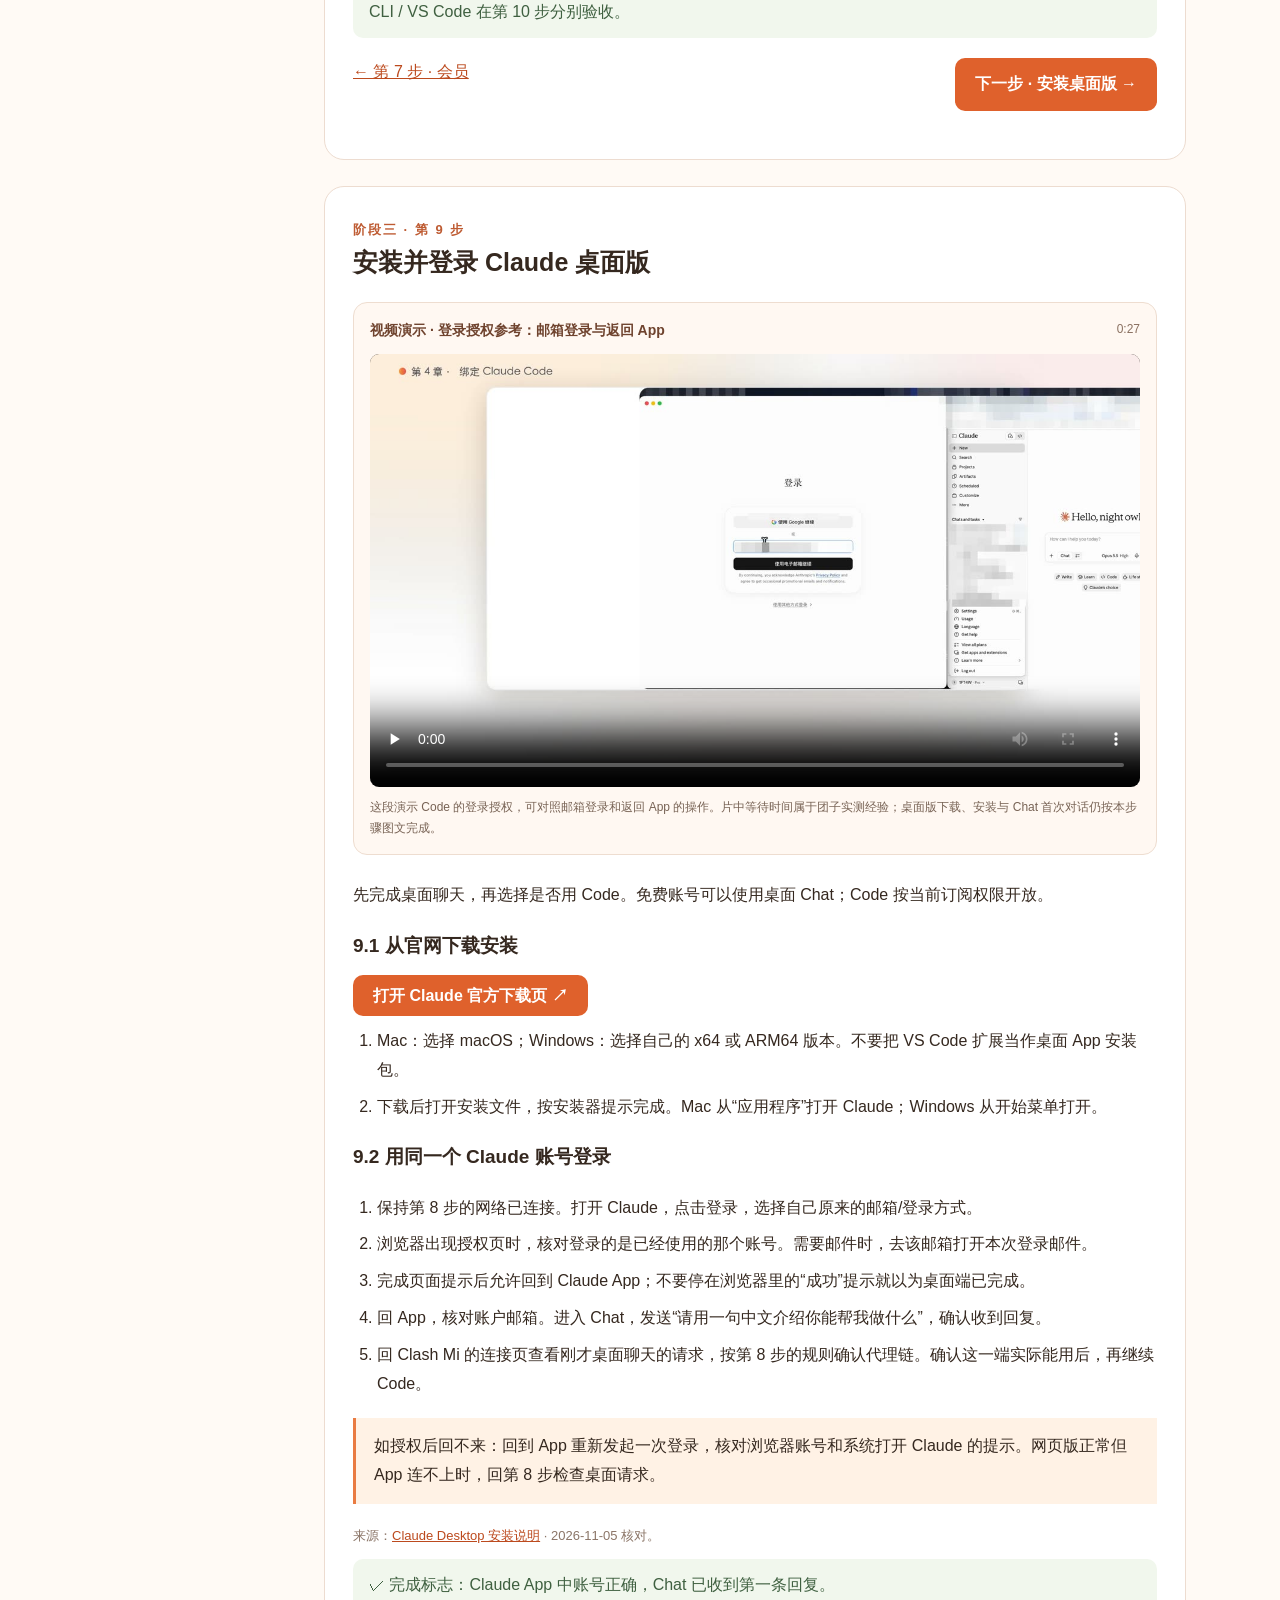
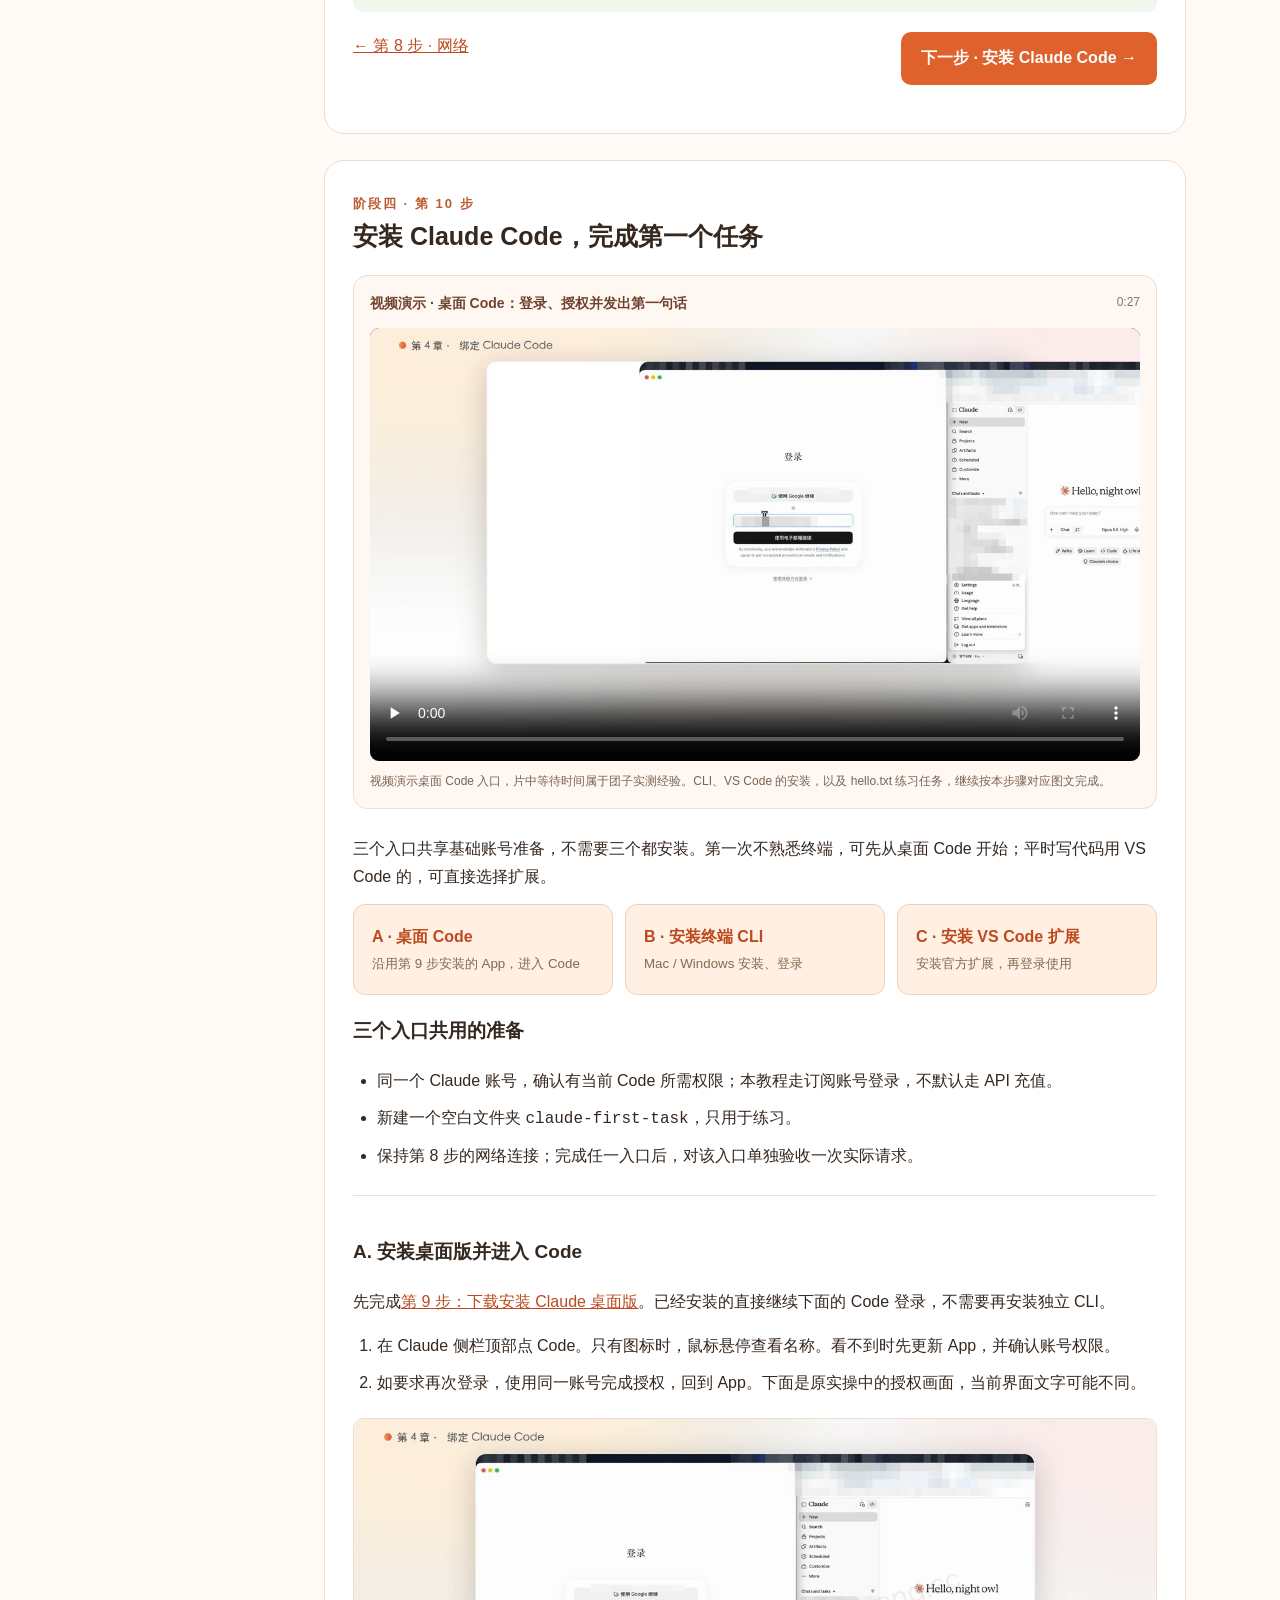
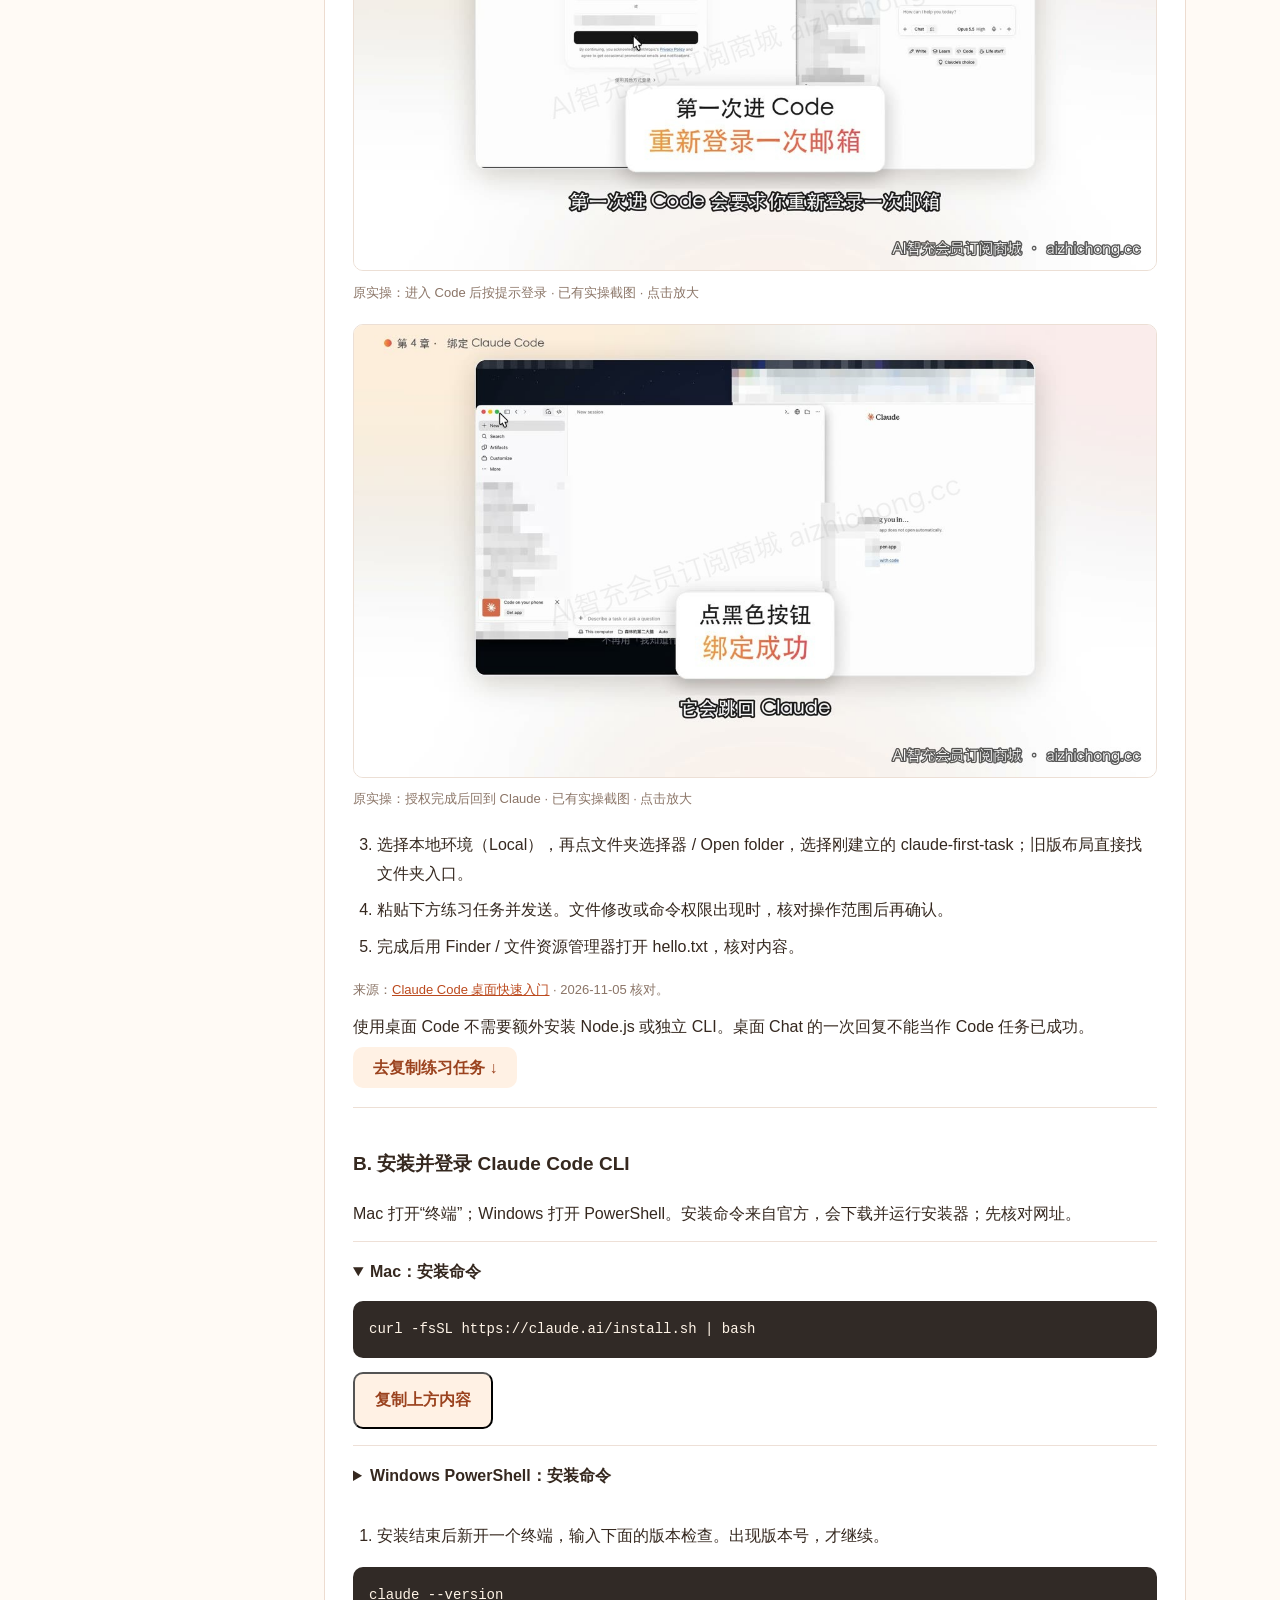
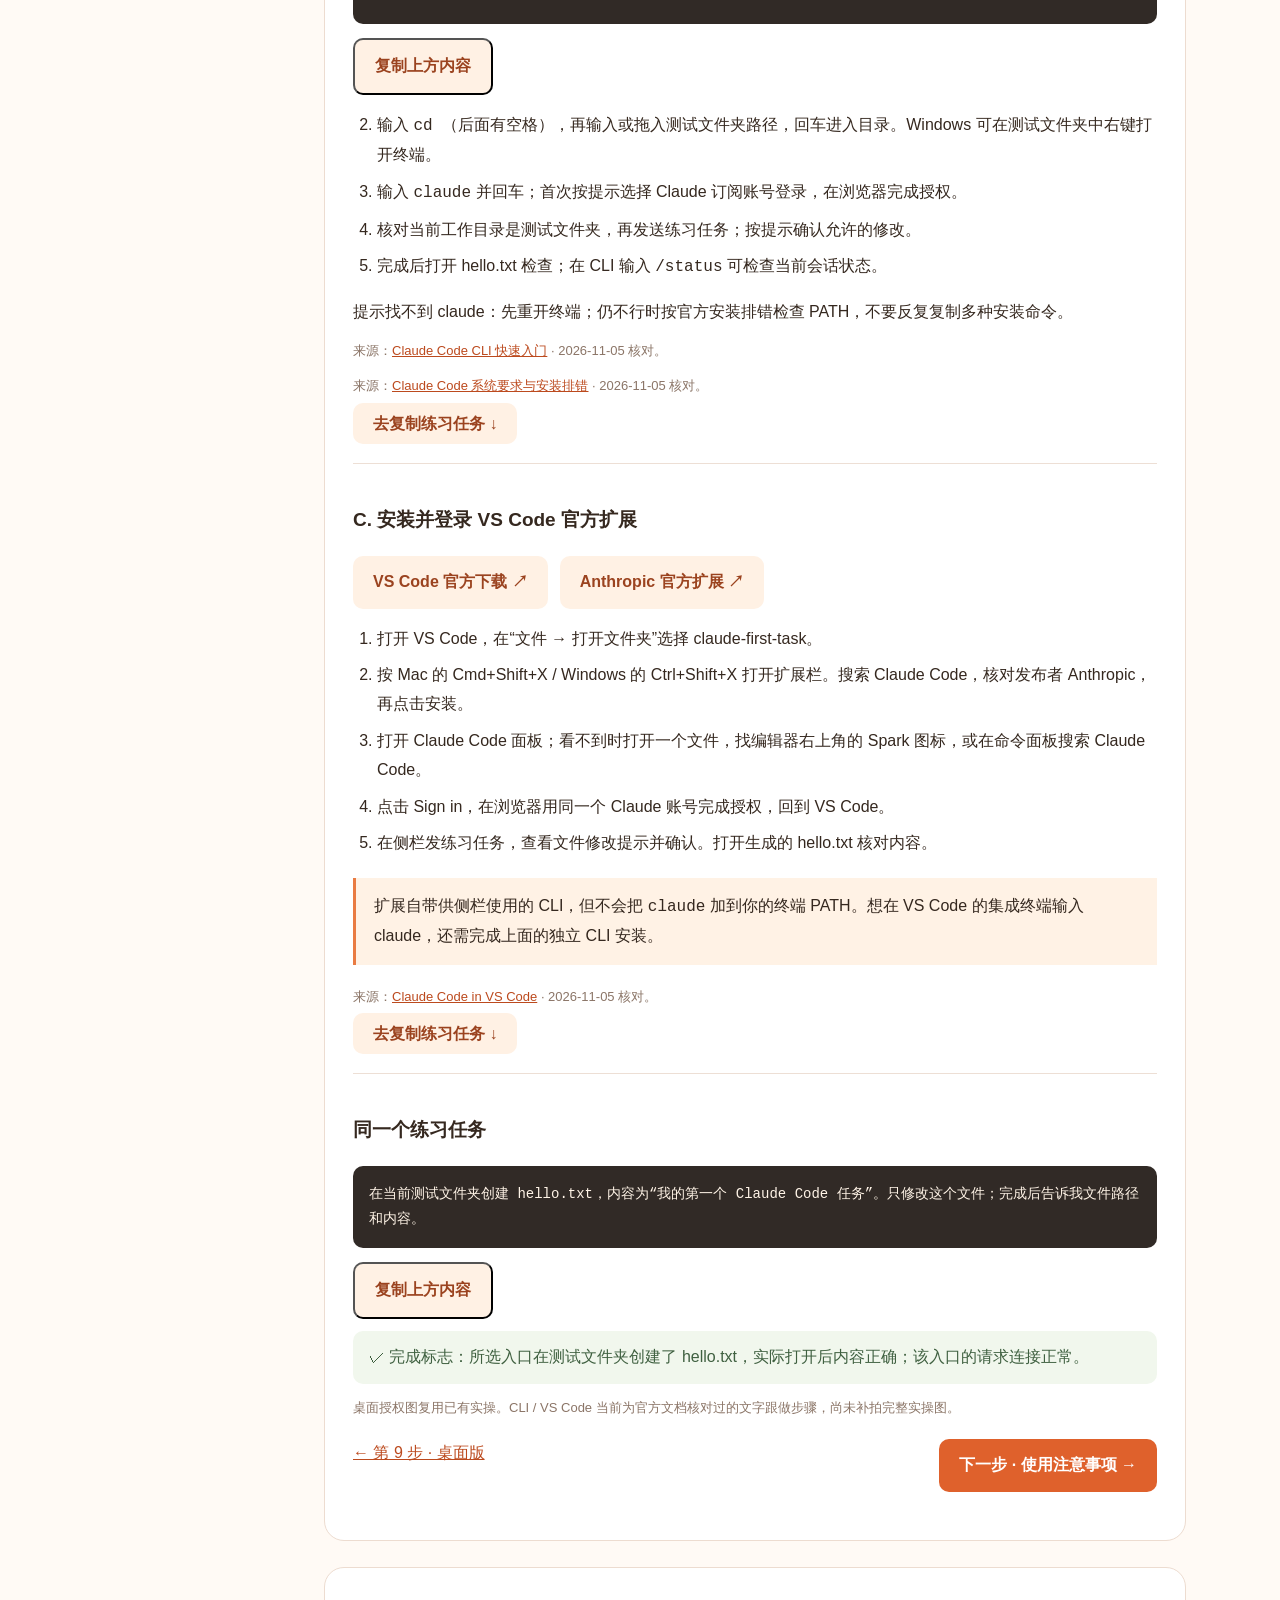
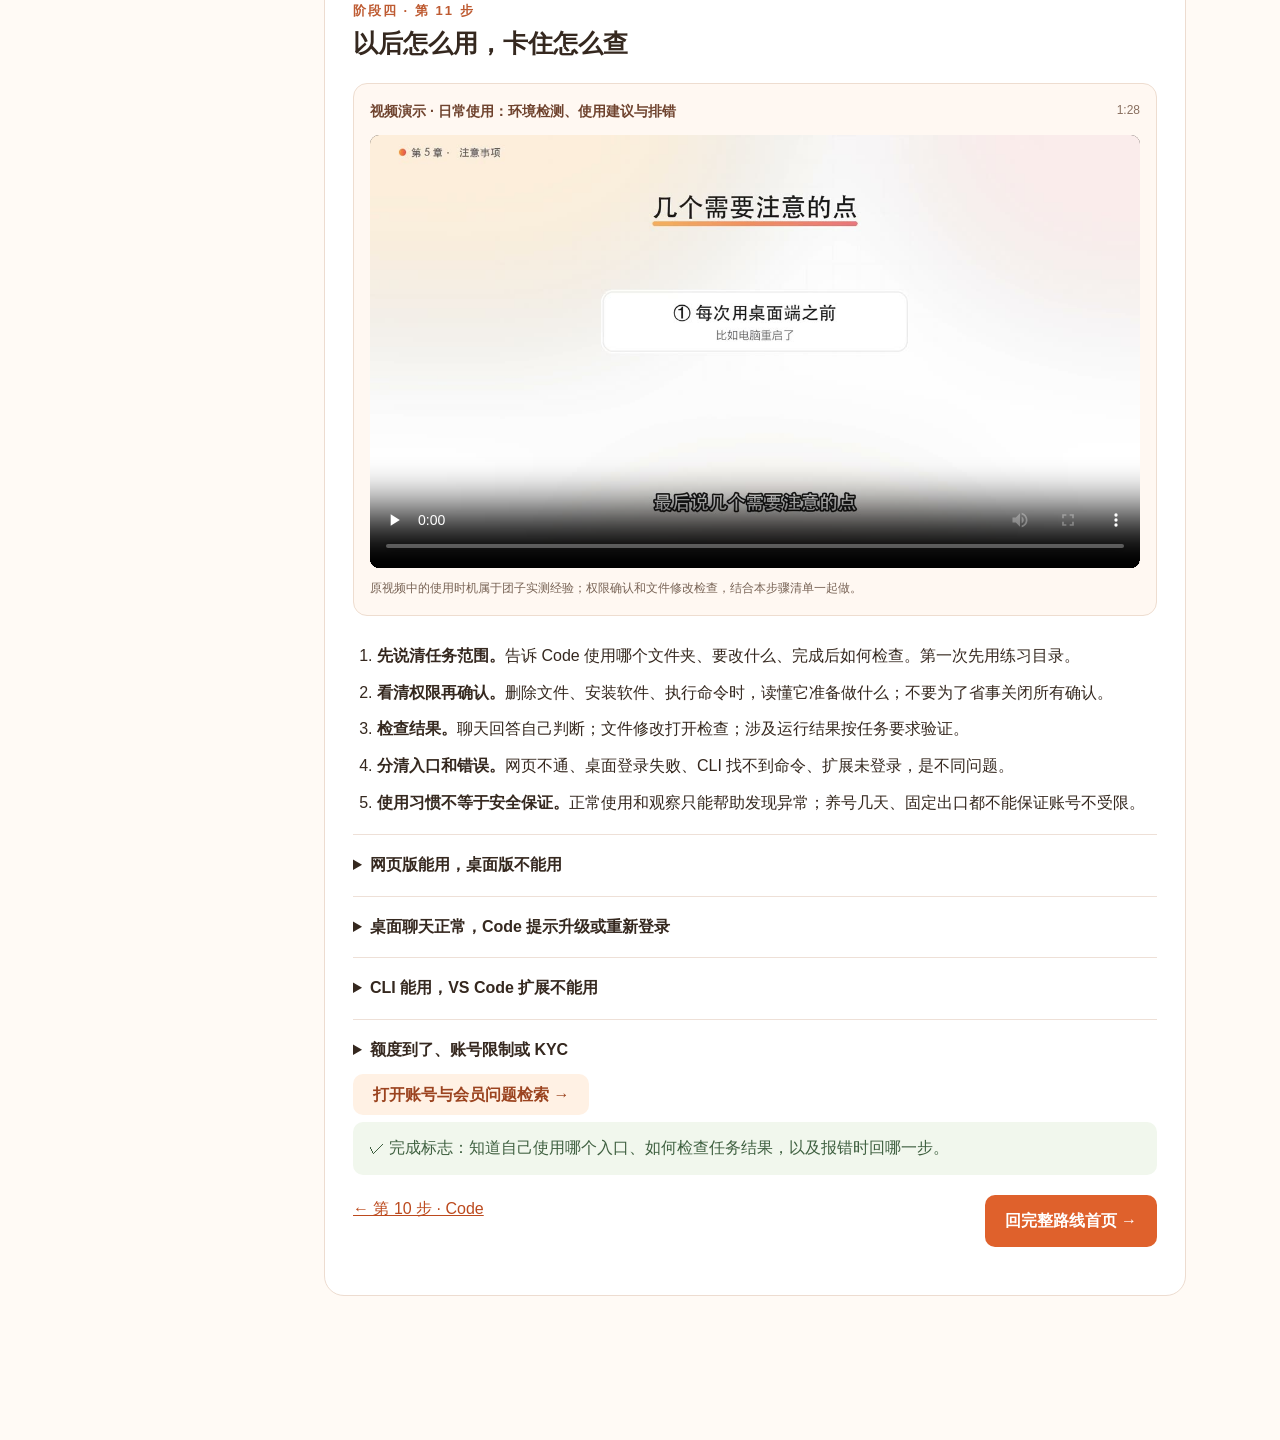
<file: tutorial-desktop-guide.html>
<!doctype html><html lang="zh-CN"><meta charset="utf-8"><meta name="viewport" content="width=device-width,initial-scale=1"><title>Claude 桌面版与 Code · 第 8–11 步</title><style>*{box-sizing:border-box}html{scroll-behavior:smooth;scroll-padding-top:24px}body{margin:0;background:#fffaf5;color:#35281f;font-family:-apple-system,BlinkMacSystemFont,"PingFang SC",sans-serif;line-height:1.8}a{color:#bc4a1e}header,main{max-width:1140px;margin:auto;padding:24px}header{display:flex;justify-content:space-between;gap:18px;font-size:14px}h1{font-size:42px;line-height:1.3;margin:18px 0}h2{font-size:25px;line-height:1.5;margin:0 0 14px}h3{font-size:19px}p{margin:12px 0}.eyebrow{color:#be5b32;font-size:13px;font-weight:600;letter-spacing:2px}.lead{font-size:19px;color:#755d4d}.hero{padding:30px 0 40px}.card{background:white;border:1px solid #eddcd0;border-radius:20px;padding:28px;margin-bottom:26px}.links,.chips{display:flex;gap:12px;flex-wrap:wrap}.button{padding:12px 20px;border-radius:10px;background:#df612c;color:white;text-decoration:none;font-weight:600}.secondary{background:#fff1e4;color:#9b431f}.note{background:#fff2e5;border-left:3px solid #e97b42;padding:14px 18px;margin:20px 0}.result{background:#f1f7ed;padding:12px 16px;border-radius:10px;color:#3f6040}.muted,figcaption{color:#8b7567;font-size:13px}.steps{display:grid;grid-template-columns:200px minmax(0,1fr);gap:30px}nav{position:sticky;top:24px;align-self:start}nav a{display:block;padding:8px 12px;text-decoration:none;border-radius:9px;font-size:14px}nav a:hover{background:#ffeedf}figure{margin:20px 0}figure a{display:block}figure img{width:100%;height:auto;border:1px solid #ecdfd5;border-radius:10px}li{margin-bottom:8px}ul,ol{padding-left:24px}.route{display:grid;grid-template-columns:repeat(2,minmax(0,1fr));gap:20px}.route .card{margin:0}.tag{font-size:13px;color:#bd552a}.arrow{font-size:18px;color:#d65c28}details{border-top:1px solid #eee0d7;padding:16px 0}summary{font-weight:600;cursor:pointer}.flow{background:#fff2e5;border-radius:12px;padding:16px;font-weight:600}button{font:inherit;cursor:pointer}@media(max-width:740px){header,main{padding:18px}h1{font-size:31px}.steps{display:block}nav{position:static;display:flex;flex-wrap:wrap;margin-bottom:20px;gap:4px}nav a{padding:5px 9px;background:#fff0e2}.card{padding:20px;border-radius:15px}.route{grid-template-columns:1fr}.lead{font-size:17px}}pre{background:#312a26;color:#fff4e7;border-radius:10px;padding:16px;white-space:pre-wrap;overflow-wrap:anywhere;font-size:14px}code{font-family:ui-monospace,monospace}table{width:100%;border-collapse:collapse;font-size:14px}th,td{padding:12px;text-align:left;border-bottom:1px solid #eaded4;vertical-align:top}.table-wrap{overflow:auto}.route-choice{display:grid;grid-template-columns:1fr 1fr 1fr;gap:12px}.route-choice a{padding:18px;background:#fff0e3;border:1px solid #eed1bc;border-radius:12px;text-decoration:none}.route-choice small{display:block;color:#846852}.next{display:flex;justify-content:space-between;gap:16px;flex-wrap:wrap;margin:20px 0}.code-step{border-top:1px solid #eddfd5;padding-top:20px;margin-top:24px}video{width:100%;border-radius:12px}#network,#desktop,#code,#daily{scroll-margin-top:24px}@media(max-width:740px){.route-choice{grid-template-columns:1fr}}</style><header><a href="tutorial-preview.html#/">← 完整路线首页</a><span>AI智充 · 分步跟做教程</span></header><main><section class="hero"><span class="eyebrow">CLAUDE 从零到一 · 阶段三与四</span><h1>先把桌面版用起来，<br>再完成第一个 Code 任务。</h1><p class="lead">同一个账号，按实际使用入口分别完成配置、登录和验收。</p><div class="links"><a class="button" href="#network">从桌面网络开始 ↓</a><a class="button secondary" href="#code">查看 Claude Code 安装教程</a></div></section><div class="steps"><nav aria-label="本页步骤"><a href="#network">08 桌面端网络</a><a href="#desktop">09 安装与登录</a><a href="#code">10 安装 Claude Code</a><a href="#code-desktop">A 桌面 Code</a><a href="#code-cli">B 终端 CLI</a><a href="#code-vscode">C VS Code 扩展</a><a href="#daily">11 注意事项与排错</a></nav><article><section class="card" id="network"><span class="eyebrow">阶段三 · 第 8 步</span><h2>先配置桌面端网络</h2><div class="step-video" data-step-video="8"><div class="step-video-heading"><strong>视频演示 · 环境配置：安装、导入与连接检查</strong><span>2:22</span></div><video controls playsinline preload="none" poster="tutorial-cc-ch1.jpg?v=20261103wm" src="tutorial-cc-ch1.mp4?v=20261103wm" aria-label="第 8 步视频：环境配置：安装、导入与连接检查">浏览器不支持视频播放。</video><p class="step-video-note">跟着原视频配置网络，再对照本步骤检查桌面程序的连接。</p></div><p>浏览器能打开 Claude，只说明那个浏览器能连接。桌面聊天、桌面 Code、CLI、VS Code 扩展，要分别验证。</p><h3>8.1 先准备这几样</h3><ul><li>已经可以使用的 Claude 账号；准备使用 Code 时，确认当前账号有相应订阅权限。</li><li>你自己的可用网络。如果沿用森林的固定出口方案：准备入口订阅和专用落地的主机、端口、用户名、密码。</li><li>沿用旧教程的配置包与 Clash Mi；已有能用的网络，可先做后面的逐端验收，不必重复购买。</li></ul><div class="links"><a class="button secondary" href="clashmi-config-pack-v0.4.zip" download>下载现有配置包 v0.4 ↓</a><a class="button secondary" href="https://github.com/KaringX/clashmi/releases" target="_blank" rel="noopener">Clash Mi 官方下载 ↗</a></div><h3>8.2 按自己的系统安装和导入</h3><details open><summary>Mac：按这个顺序做</summary><ol><li>从官方 Releases 找 macOS 安装包，打开后按安装器提示安装。</li><li>解压配置包，先读《先读我》和《Clash Mi 使用说明书》。</li><li>按说明将自己的连接资料填入配置模板，导入 Clash Mi 并选择该配置，连接入口与专用落地。</li><li>需要桌面应用流量接管时，按包内说明配置 TUN，并由本人处理 macOS 的相关授权提示。</li><li>退出并重新打开 Claude；进入下方逐端验收。</li></ol></details><details><summary>Windows：按这个顺序做</summary><ol><li>在“设置 → 系统 → 系统信息/关于”确认设备架构，再从官方 Releases 选择对应 Windows 安装包。</li><li>安装并打开 Clash Mi，解压同一配置包，按《先读我》填写自己的模板并导入。</li><li>配置连接和桌面流量接管时，按 Windows 上实际出现的服务、网卡和权限提示处理。</li><li>重新打开 Claude、终端和 VS Code；按下面清单分别验收。Mac 的授权弹窗不代表 Windows 也长一样。</li></ol><p class="muted">本页既有截图来自原实操；Windows 的完整安装弹窗尚未补拍，文字说明按 Windows 分开列出。</p></details><details><summary>不会填配置？复制这段给 Codex 协助</summary><pre><code>请根据这个本地配置包，协助我检查并配置 Claude 桌面聊天、桌面 Code、终端 CLI 和 VS Code 扩展的网络。先识别系统与现有配置，保留我选定的入口和出口。连接资料从我指定的本地文件读取，不打印密码。修改前备份；分别验证实际请求与退出重开后的状态。只报告实测通过的项目，未测试项目明确写未测。</code></pre><button class="button secondary" type="button" data-copy="请根据这个本地配置包，协助我检查并配置 Claude 桌面聊天、桌面 Code、终端 CLI 和 VS Code 扩展的网络。先识别系统与现有配置，保留我选定的入口和出口。连接资料从我指定的本地文件读取，不打印密码。修改前备份；分别验证实际请求与退出重开后的状态。只报告实测通过的项目，未测试项目明确写未测。">复制上方内容</button><p>连接资料保存在你自己的电脑上，给出本地文件路径；不要把密码和订阅链接放到公开截图里。</p></details><figure><a href="tutorial-cc-step2.jpg" target="_blank"><img src="tutorial-cc-step2.jpg" alt="原教程：配置包与资料准备位置" width="1280" height="720" loading="lazy"></a><figcaption>原教程：配置包与资料准备位置 · 已有实操截图 · 点击放大</figcaption></figure><h3>8.3 先检查配置，安装后逐端验收</h3><ol><li>查看 Clash Mi 当前配置和监听端口。本教程配置包示例使用 <code>127.0.0.1:17903</code>，先确认端口确实存在；其他配置不能直接照抄。</li><li>尚未安装桌面版，先到第 9 步安装登录；之后在要使用的入口发送一个简单任务，再回 Clash Mi「连接」页搜索 claude，核对这一条请求的代理链。</li><li>如果采用固定出口方案，核对请求是否走预期落地。检测网站只能说明运行检测的那个客户端，不替代其他程序的请求证据。</li><li>配置变更后退出重开，再做一次实际请求。浏览器、桌面 Chat、桌面 Code、CLI、VS Code 分别记结果。</li></ol><figure><a href="tutorial-clashmi-connections.png" target="_blank"><img src="tutorial-clashmi-connections.png" alt="原教程：在连接页查看实际代理链" width="1858" height="559" loading="lazy"></a><figcaption>原教程：在连接页查看实际代理链 · 已有实操截图 · 点击放大</figcaption></figure><div class="note">Claude Code 的代理配置可通过受支持的环境变量或设置文件提供；运行中的进程不一定自动读到新配置。系统代理、TUN 和终端变量的作用范围不同，不要把一个入口成功说成所有入口都成功。</div><p>网络暂时不通时，记下系统、入口、错误提示、监听端口和代理链，回配置步骤排查；不反复更换账号登录。</p><p class="muted">来源：<a href="https://code.claude.com/docs/en/network-config" target="_blank" rel="noopener">Claude Code 网络配置</a> · 2026-11-05 核对。</p><p class="result">✓ 完成标志：网络配置和监听端口已准备。还没安装桌面版的先继续第 9 步，实际桌面请求在登录后验收；CLI / VS Code 在第 10 步分别验收。</p><div class="next"><a href="tutorial-preview.html#/path/4">← 第 7 步 · 会员</a><a class="button" href="#desktop">下一步 · 安装桌面版 →</a></div></section><section class="card" id="desktop"><span class="eyebrow">阶段三 · 第 9 步</span><h2>安装并登录 Claude 桌面版</h2><div class="step-video" data-step-video="9"><div class="step-video-heading"><strong>视频演示 · 登录授权参考：邮箱登录与返回 App</strong><span>0:27</span></div><video controls playsinline preload="none" poster="tutorial-cc-ch4.jpg?v=20261103wm" src="tutorial-cc-ch4.mp4?v=20261103wm" aria-label="第 9 步视频：登录授权参考：邮箱登录与返回 App">浏览器不支持视频播放。</video><p class="step-video-note">这段演示 Code 的登录授权，可对照邮箱登录和返回 App 的操作。片中等待时间属于团子实测经验；桌面版下载、安装与 Chat 首次对话仍按本步骤图文完成。</p></div><p>先完成桌面聊天，再选择是否用 Code。免费账号可以使用桌面 Chat；Code 按当前订阅权限开放。</p><h3>9.1 从官网下载安装</h3><a class="button" href="https://claude.com/download" target="_blank" rel="noopener">打开 Claude 官方下载页 ↗</a><ol><li>Mac：选择 macOS；Windows：选择自己的 x64 或 ARM64 版本。不要把 VS Code 扩展当作桌面 App 安装包。</li><li>下载后打开安装文件，按安装器提示完成。Mac 从“应用程序”打开 Claude；Windows 从开始菜单打开。</li></ol><h3>9.2 用同一个 Claude 账号登录</h3><ol><li>保持第 8 步的网络已连接。打开 Claude，点击登录，选择自己原来的邮箱/登录方式。</li><li>浏览器出现授权页时，核对登录的是已经使用的那个账号。需要邮件时，去该邮箱打开本次登录邮件。</li><li>完成页面提示后允许回到 Claude App；不要停在浏览器里的“成功”提示就以为桌面端已完成。</li><li>回 App，核对账户邮箱。进入 Chat，发送“请用一句中文介绍你能帮我做什么”，确认收到回复。</li><li>回 Clash Mi 的连接页查看刚才桌面聊天的请求，按第 8 步的规则确认代理链。确认这一端实际能用后，再继续 Code。</li></ol><div class="note">如授权后回不来：回到 App 重新发起一次登录，核对浏览器账号和系统打开 Claude 的提示。网页版正常但 App 连不上时，回第 8 步检查桌面请求。</div><p class="muted">来源：<a href="https://support.claude.com/en/articles/10065433-install-claude-desktop" target="_blank" rel="noopener">Claude Desktop 安装说明</a> · 2026-11-05 核对。</p><p class="result">✓ 完成标志：Claude App 中账号正确，Chat 已收到第一条回复。</p><div class="next"><a href="#network">← 第 8 步 · 网络</a><a class="button" href="#code">下一步 · 安装 Claude Code →</a></div></section><section class="card" id="code"><span class="eyebrow">阶段四 · 第 10 步</span><h2>安装 Claude Code，完成第一个任务</h2><div class="step-video" data-step-video="10"><div class="step-video-heading"><strong>视频演示 · 桌面 Code：登录、授权并发出第一句话</strong><span>0:27</span></div><video controls playsinline preload="none" poster="tutorial-cc-ch4.jpg?v=20261103wm" src="tutorial-cc-ch4.mp4?v=20261103wm" aria-label="第 10 步视频：桌面 Code：登录、授权并发出第一句话">浏览器不支持视频播放。</video><p class="step-video-note">视频演示桌面 Code 入口，片中等待时间属于团子实测经验。CLI、VS Code 的安装，以及 hello.txt 练习任务，继续按本步骤对应图文完成。</p></div><p>三个入口共享基础账号准备，不需要三个都安装。第一次不熟悉终端，可先从桌面 Code 开始；平时写代码用 VS Code 的，可直接选择扩展。</p><div class="route-choice"><a href="#code-desktop"><b>A · 桌面 Code</b><small>沿用第 9 步安装的 App，进入 Code</small></a><a href="#code-cli"><b>B · 安装终端 CLI</b><small>Mac / Windows 安装、登录</small></a><a href="#code-vscode"><b>C · 安装 VS Code 扩展</b><small>安装官方扩展，再登录使用</small></a></div><h3>三个入口共用的准备</h3><ul><li>同一个 Claude 账号，确认有当前 Code 所需权限；本教程走订阅账号登录，不默认走 API 充值。</li><li>新建一个空白文件夹 <code>claude-first-task</code>，只用于练习。</li><li>保持第 8 步的网络连接；完成任一入口后，对该入口单独验收一次实际请求。</li></ul><section class="code-step" id="code-desktop"><h3>A. 安装桌面版并进入 Code</h3><p>先完成<a href="#desktop">第 9 步：下载安装 Claude 桌面版</a>。已经安装的直接继续下面的 Code 登录，不需要再安装独立 CLI。</p><ol><li>在 Claude 侧栏顶部点 Code。只有图标时，鼠标悬停查看名称。看不到时先更新 App，并确认账号权限。</li><li>如要求再次登录，使用同一账号完成授权，回到 App。下面是原实操中的授权画面，当前界面文字可能不同。</li></ol><figure><a href="tutorial-cc-step8a.jpg" target="_blank"><img src="tutorial-cc-step8a.jpg" alt="原实操：进入 Code 后按提示登录" width="1280" height="720" loading="lazy"></a><figcaption>原实操：进入 Code 后按提示登录 · 已有实操截图 · 点击放大</figcaption></figure><figure><a href="tutorial-cc-step8b.jpg" target="_blank"><img src="tutorial-cc-step8b.jpg" alt="原实操：授权完成后回到 Claude" width="1280" height="720" loading="lazy"></a><figcaption>原实操：授权完成后回到 Claude · 已有实操截图 · 点击放大</figcaption></figure><ol start="3"><li>选择本地环境（Local），再点文件夹选择器 / Open folder，选择刚建立的 claude-first-task；旧版布局直接找文件夹入口。</li><li>粘贴下方练习任务并发送。文件修改或命令权限出现时，核对操作范围后再确认。</li><li>完成后用 Finder / 文件资源管理器打开 hello.txt，核对内容。</li></ol><p class="muted">来源：<a href="https://code.claude.com/docs/en/desktop-quickstart" target="_blank" rel="noopener">Claude Code 桌面快速入门</a> · 2026-11-05 核对。</p><p>使用桌面 Code 不需要额外安装 Node.js 或独立 CLI。桌面 Chat 的一次回复不能当作 Code 任务已成功。</p><a class="button secondary" href="#first-task">去复制练习任务 ↓</a></section><section class="code-step" id="code-cli"><h3>B. 安装并登录 Claude Code CLI</h3><p>Mac 打开“终端”；Windows 打开 PowerShell。安装命令来自官方，会下载并运行安装器；先核对网址。</p><details open><summary>Mac：安装命令</summary><pre><code>curl -fsSL https://claude.ai/install.sh | bash</code></pre><button class="button secondary" type="button" data-copy="curl -fsSL https://claude.ai/install.sh | bash">复制上方内容</button></details><details><summary>Windows PowerShell：安装命令</summary><pre><code>irm https://claude.ai/install.ps1 | iex</code></pre><button class="button secondary" type="button" data-copy="irm https://claude.ai/install.ps1 | iex">复制上方内容</button><p>这是 PowerShell 命令，不要粘到 CMD。Git for Windows 可提供 Bash 工具，当前官方将它列为推荐项。</p></details><ol><li>安装结束后新开一个终端，输入下面的版本检查。出现版本号，才继续。</li></ol><pre><code>claude --version</code></pre><button class="button secondary" type="button" data-copy="claude --version">复制上方内容</button><ol start="2"><li>输入 <code>cd </code>（后面有空格），再输入或拖入测试文件夹路径，回车进入目录。Windows 可在测试文件夹中右键打开终端。</li><li>输入 <code>claude</code> 并回车；首次按提示选择 Claude 订阅账号登录，在浏览器完成授权。</li><li>核对当前工作目录是测试文件夹，再发送练习任务；按提示确认允许的修改。</li><li>完成后打开 hello.txt 检查；在 CLI 输入 <code>/status</code> 可检查当前会话状态。</li></ol><p>提示找不到 claude：先重开终端；仍不行时按官方安装排错检查 PATH，不要反复复制多种安装命令。</p><p class="muted">来源：<a href="https://code.claude.com/docs/en/quickstart" target="_blank" rel="noopener">Claude Code CLI 快速入门</a> · 2026-11-05 核对。</p><p class="muted">来源：<a href="https://code.claude.com/docs/en/setup" target="_blank" rel="noopener">Claude Code 系统要求与安装排错</a> · 2026-11-05 核对。</p><a class="button secondary" href="#first-task">去复制练习任务 ↓</a></section><section class="code-step" id="code-vscode"><h3>C. 安装并登录 VS Code 官方扩展</h3><div class="links"><a class="button secondary" href="https://code.visualstudio.com/download" target="_blank" rel="noopener">VS Code 官方下载 ↗</a><a class="button secondary" href="https://marketplace.visualstudio.com/items?itemName=anthropic.claude-code" target="_blank" rel="noopener">Anthropic 官方扩展 ↗</a></div><ol><li>打开 VS Code，在“文件 → 打开文件夹”选择 claude-first-task。</li><li>按 Mac 的 Cmd+Shift+X / Windows 的 Ctrl+Shift+X 打开扩展栏。搜索 Claude Code，核对发布者 Anthropic，再点击安装。</li><li>打开 Claude Code 面板；看不到时打开一个文件，找编辑器右上角的 Spark 图标，或在命令面板搜索 Claude Code。</li><li>点击 Sign in，在浏览器用同一个 Claude 账号完成授权，回到 VS Code。</li><li>在侧栏发练习任务，查看文件修改提示并确认。打开生成的 hello.txt 核对内容。</li></ol><div class="note">扩展自带供侧栏使用的 CLI，但不会把 <code>claude</code> 加到你的终端 PATH。想在 VS Code 的集成终端输入 claude，还需完成上面的独立 CLI 安装。</div><p class="muted">来源：<a href="https://code.claude.com/docs/en/vs-code" target="_blank" rel="noopener">Claude Code in VS Code</a> · 2026-11-05 核对。</p><a class="button secondary" href="#first-task">去复制练习任务 ↓</a></section><section class="code-step" id="first-task"><h3>同一个练习任务</h3><pre><code>在当前测试文件夹创建 hello.txt，内容为“我的第一个 Claude Code 任务”。只修改这个文件；完成后告诉我文件路径和内容。</code></pre><button class="button secondary" type="button" data-copy="在当前测试文件夹创建 hello.txt，内容为“我的第一个 Claude Code 任务”。只修改这个文件；完成后告诉我文件路径和内容。">复制上方内容</button><p class="result">✓ 完成标志：所选入口在测试文件夹创建了 hello.txt，实际打开后内容正确；该入口的请求连接正常。</p><p class="muted">桌面授权图复用已有实操。CLI / VS Code 当前为官方文档核对过的文字跟做步骤，尚未补拍完整实操图。</p></section><div class="next"><a href="#desktop">← 第 9 步 · 桌面版</a><a class="button" href="#daily">下一步 · 使用注意事项 →</a></div></section><section class="card" id="daily"><span class="eyebrow">阶段四 · 第 11 步</span><h2>以后怎么用，卡住怎么查</h2><div class="step-video" data-step-video="11"><div class="step-video-heading"><strong>视频演示 · 日常使用：环境检测、使用建议与排错</strong><span>1:28</span></div><video controls playsinline preload="none" poster="tutorial-cc-ch5.jpg?v=20261103wm" src="tutorial-cc-ch5.mp4?v=20261103wm" aria-label="第 11 步视频：日常使用：环境检测、使用建议与排错">浏览器不支持视频播放。</video><p class="step-video-note">原视频中的使用时机属于团子实测经验；权限确认和文件修改检查，结合本步骤清单一起做。</p></div><ol><li><b>先说清任务范围。</b>告诉 Code 使用哪个文件夹、要改什么、完成后如何检查。第一次先用练习目录。</li><li><b>看清权限再确认。</b>删除文件、安装软件、执行命令时，读懂它准备做什么；不要为了省事关闭所有确认。</li><li><b>检查结果。</b>聊天回答自己判断；文件修改打开检查；涉及运行结果按任务要求验证。</li><li><b>分清入口和错误。</b>网页不通、桌面登录失败、CLI 找不到命令、扩展未登录，是不同问题。</li><li><b>使用习惯不等于安全保证。</b>正常使用和观察只能帮助发现异常；养号几天、固定出口都不能保证账号不受限。</li></ol><details><summary>网页版能用，桌面版不能用</summary><p>查桌面进程实际网络连接、登录的邮箱和是否完成回到 App 的授权。回第 8、9 步，不先重复充值。</p></details><details><summary>桌面聊天正常，Code 提示升级或重新登录</summary><p>核对同一个账号的订阅权限；按 Code 页提示重新授权，完成后重启 App。不要用 Chat 已能回复代替 Code 验收。</p></details><details><summary>CLI 能用，VS Code 扩展不能用</summary><p>分别核对扩展登录状态和进程网络配置。终端里临时设置的变量不一定进入已经启动的 VS Code；更新设置后重开并实际发一次请求。</p></details><details><summary>额度到了、账号限制或 KYC</summary><p>按当前账号页面显示的额度和处理提示操作。额度问题、网络问题、账号审核分开处理；不反复换号或付款来猜原因。</p></details><a class="button secondary" href="tutorial-preview.html#/path/6">打开账号与会员问题检索 →</a><p class="result">✓ 完成标志：知道自己使用哪个入口、如何检查任务结果，以及报错时回哪一步。</p><div class="next"><a href="#code">← 第 10 步 · Code</a><a class="button" href="tutorial-preview.html#/">回完整路线首页 →</a></div></section></article></div></main><script src="tutorial-copy.js"></script><link rel="stylesheet" href="site-keep.css?v=20261105-release1"><script src="site-keep.js?v=20261105-release1"></script><link rel="stylesheet" href="tutorial-step-videos.css?v=20261105-release1"><script src="tutorial-step-videos.js?v=20261105-release1"></script></html>
</file>
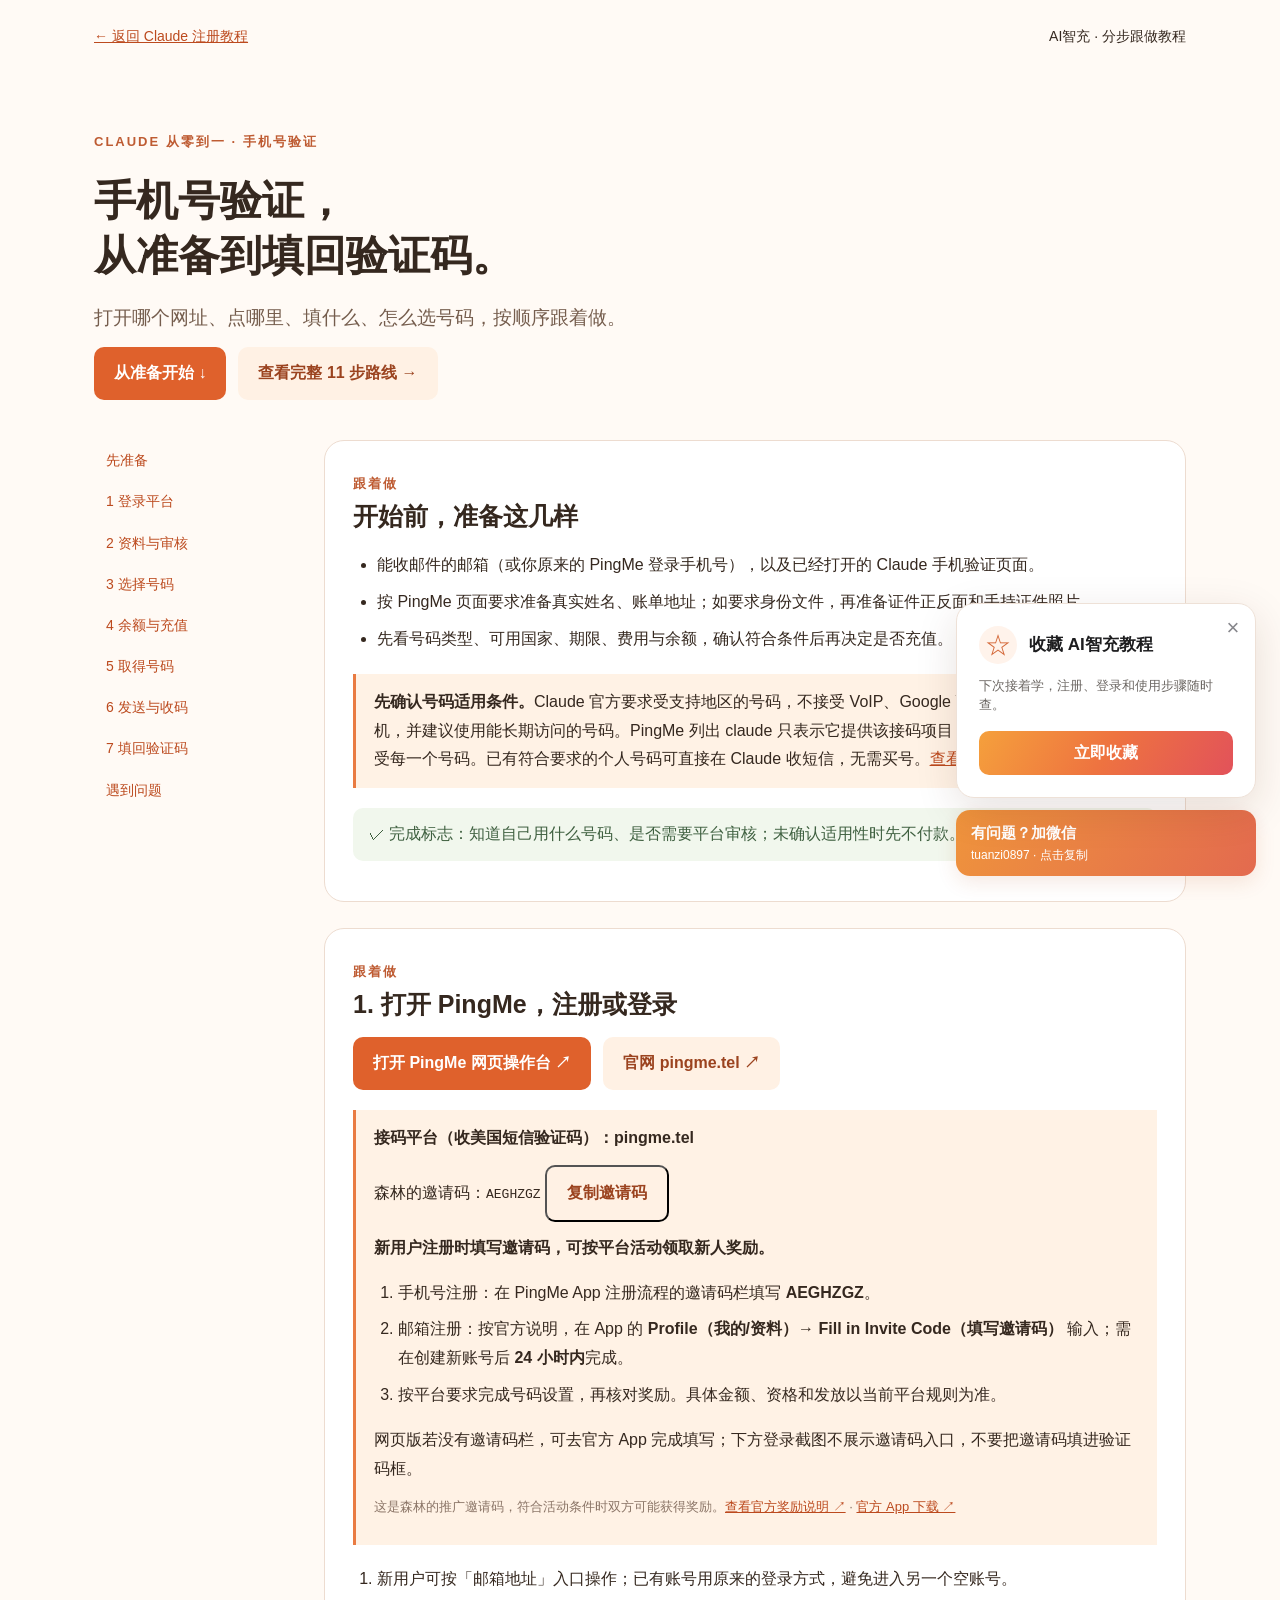
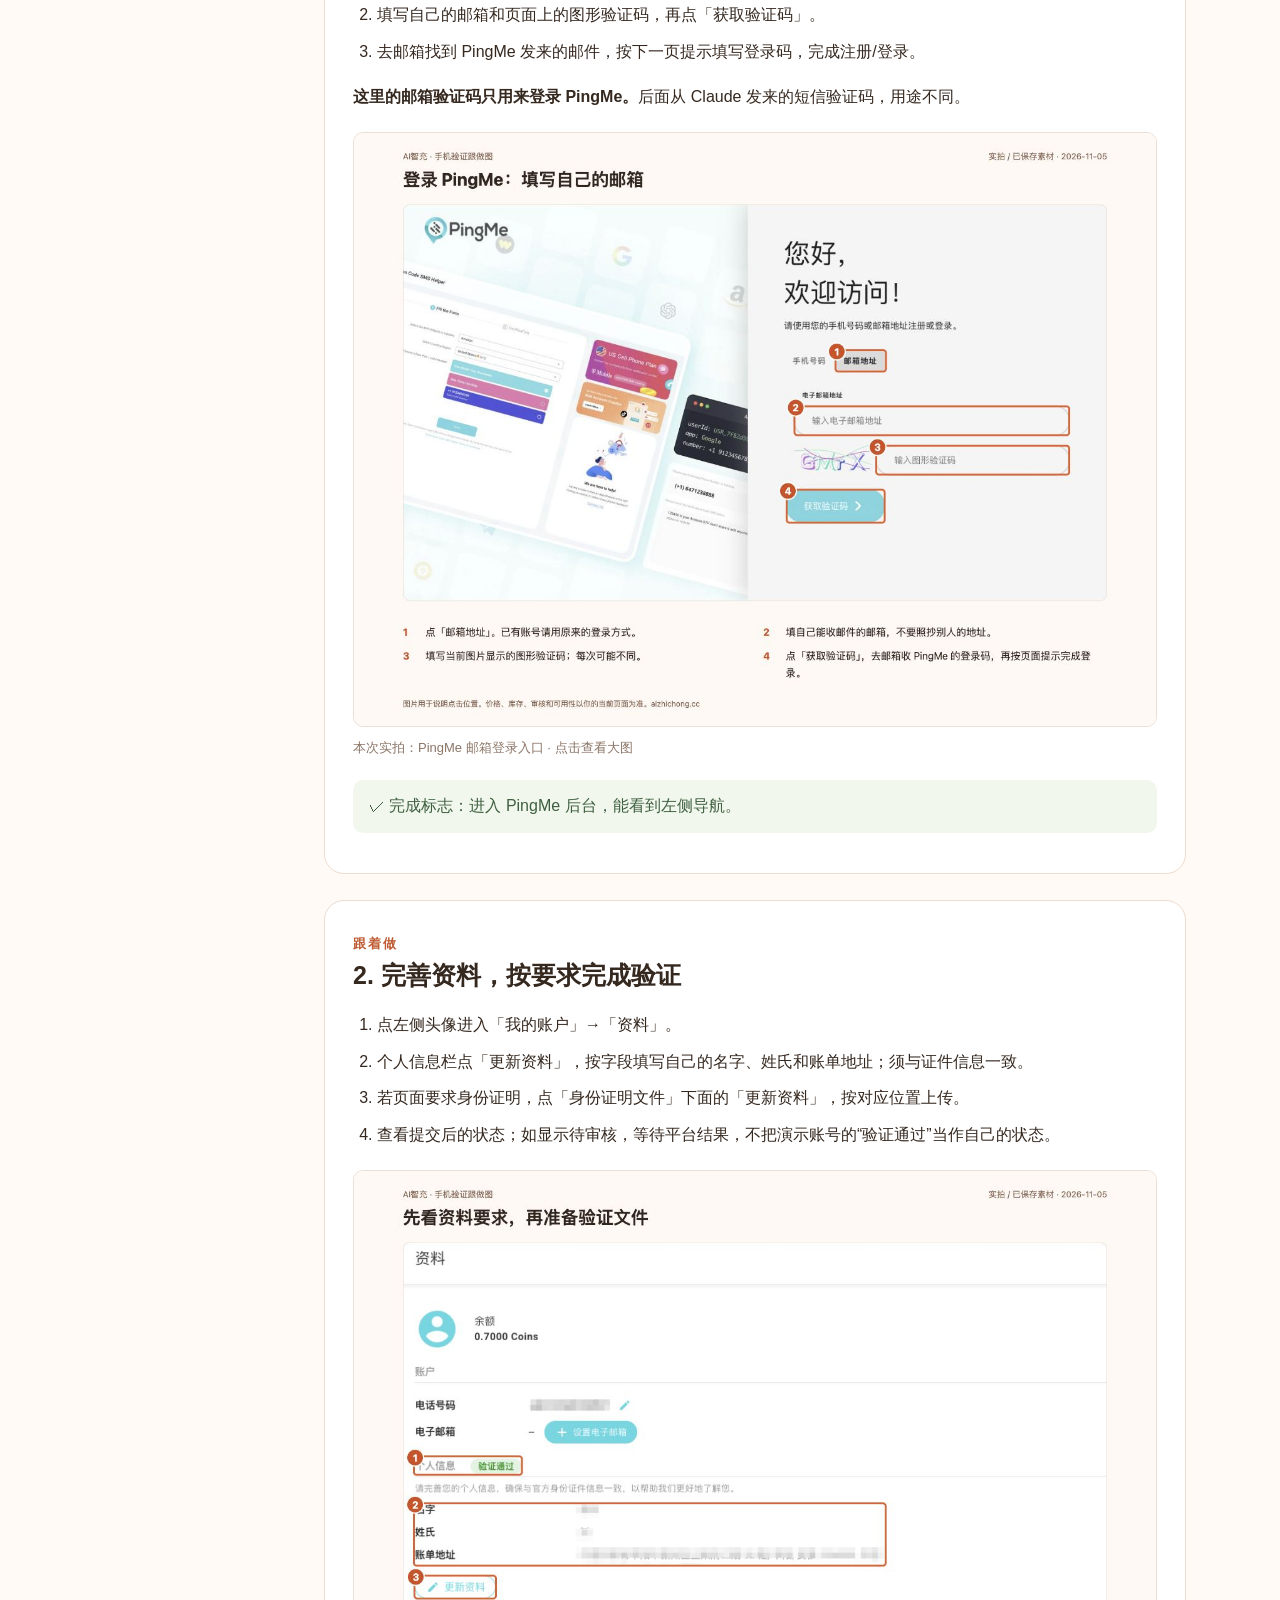
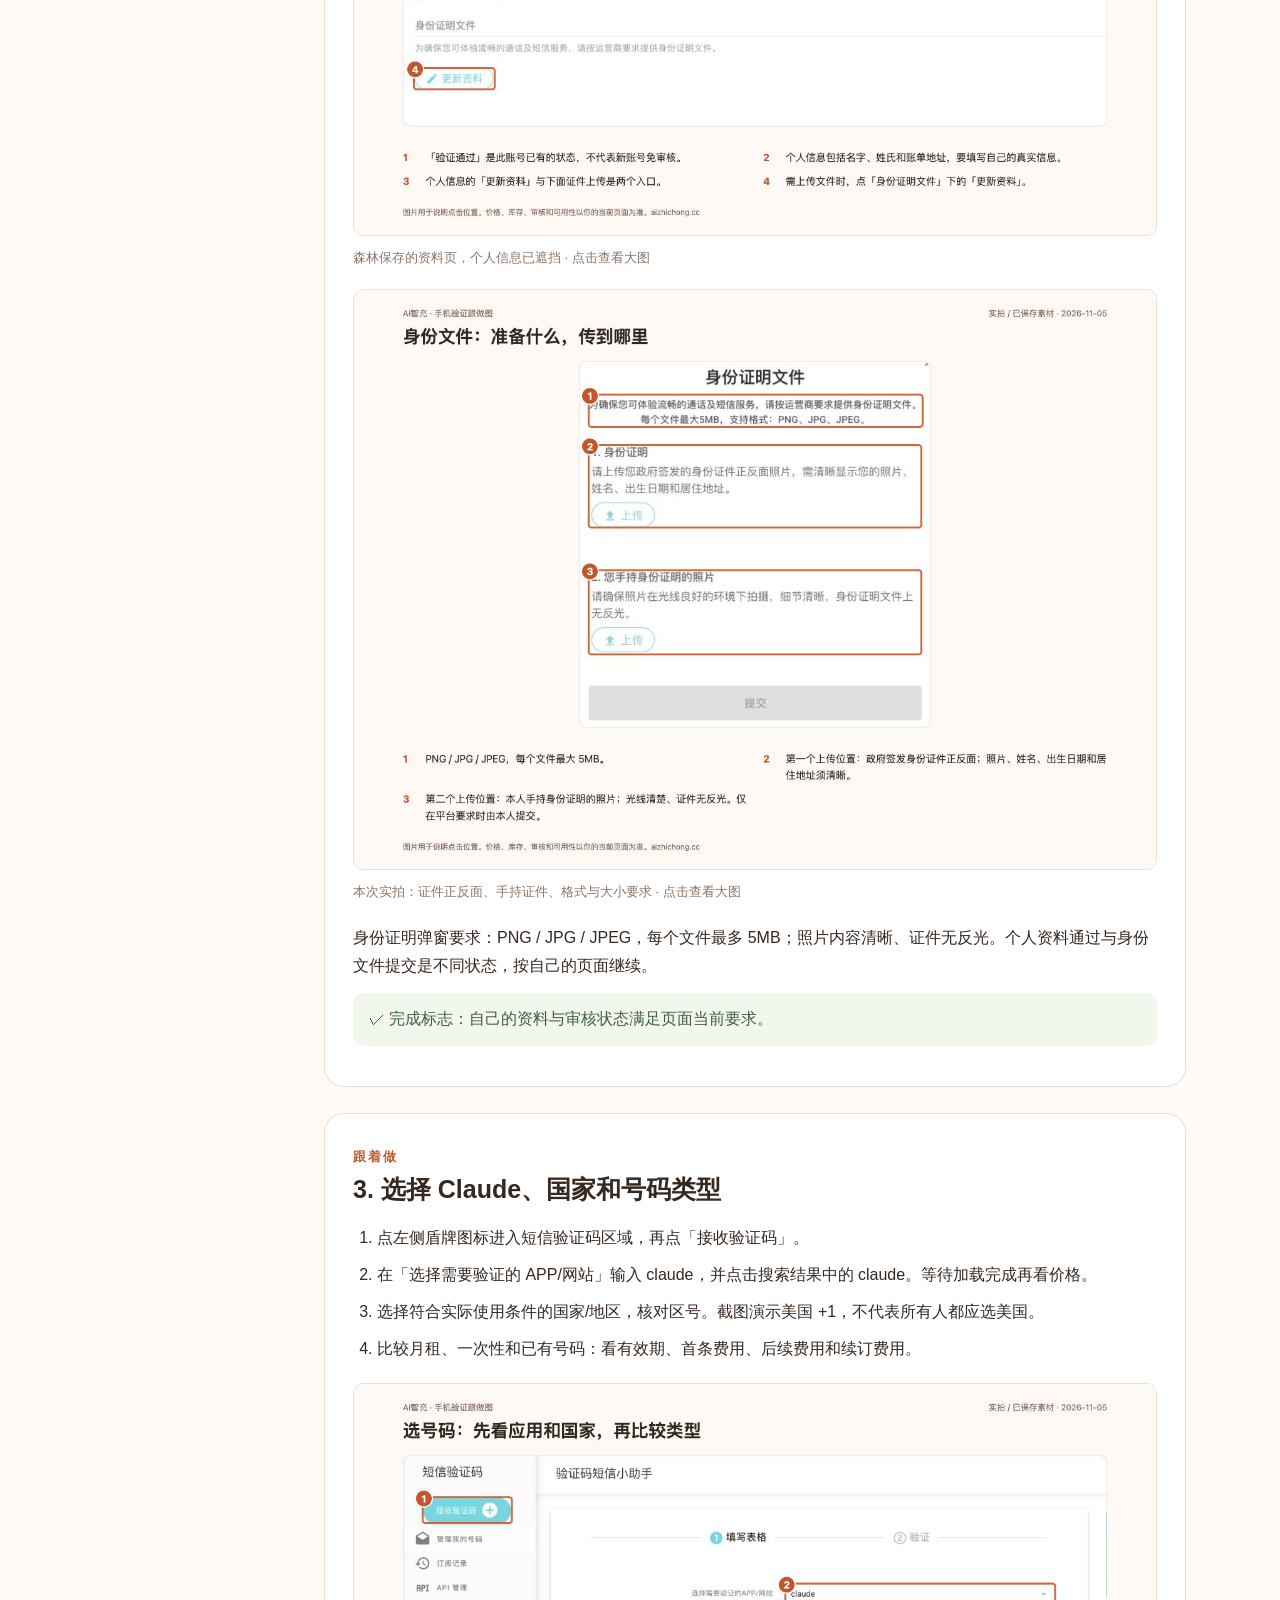
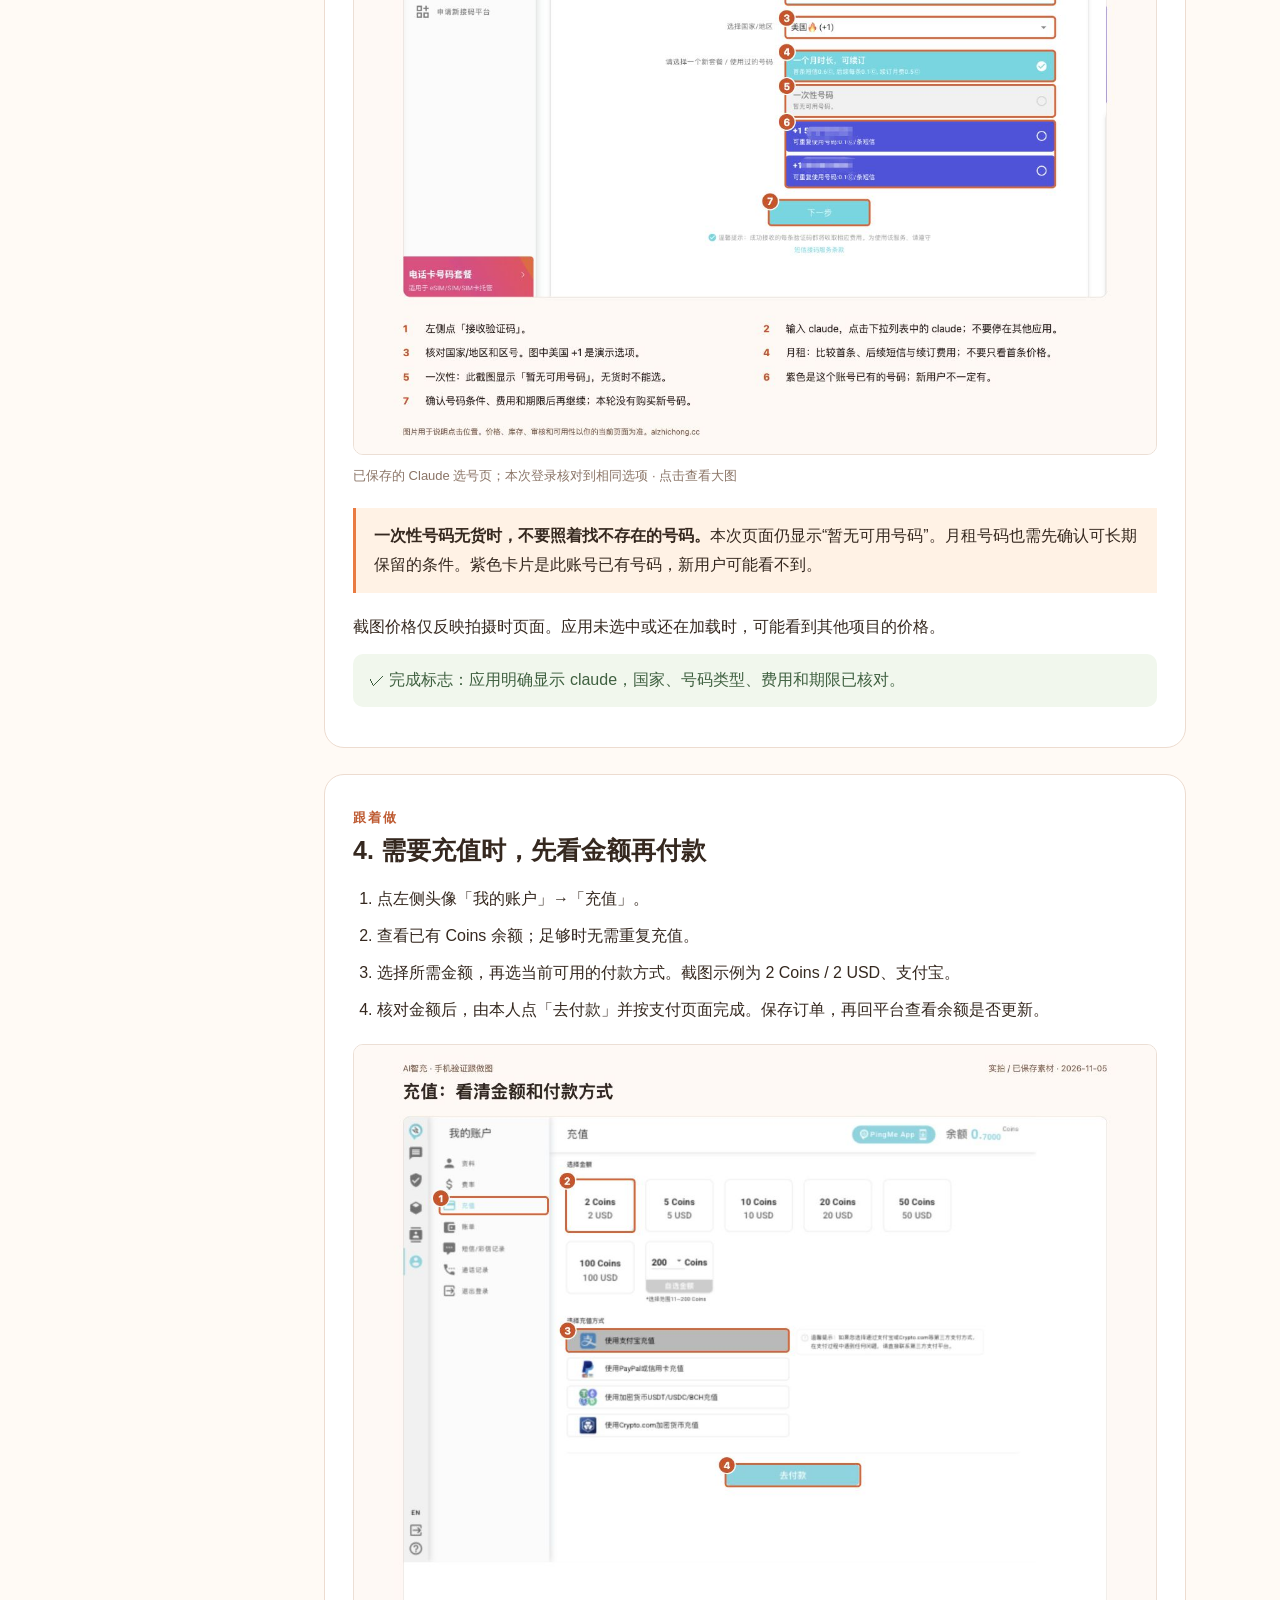
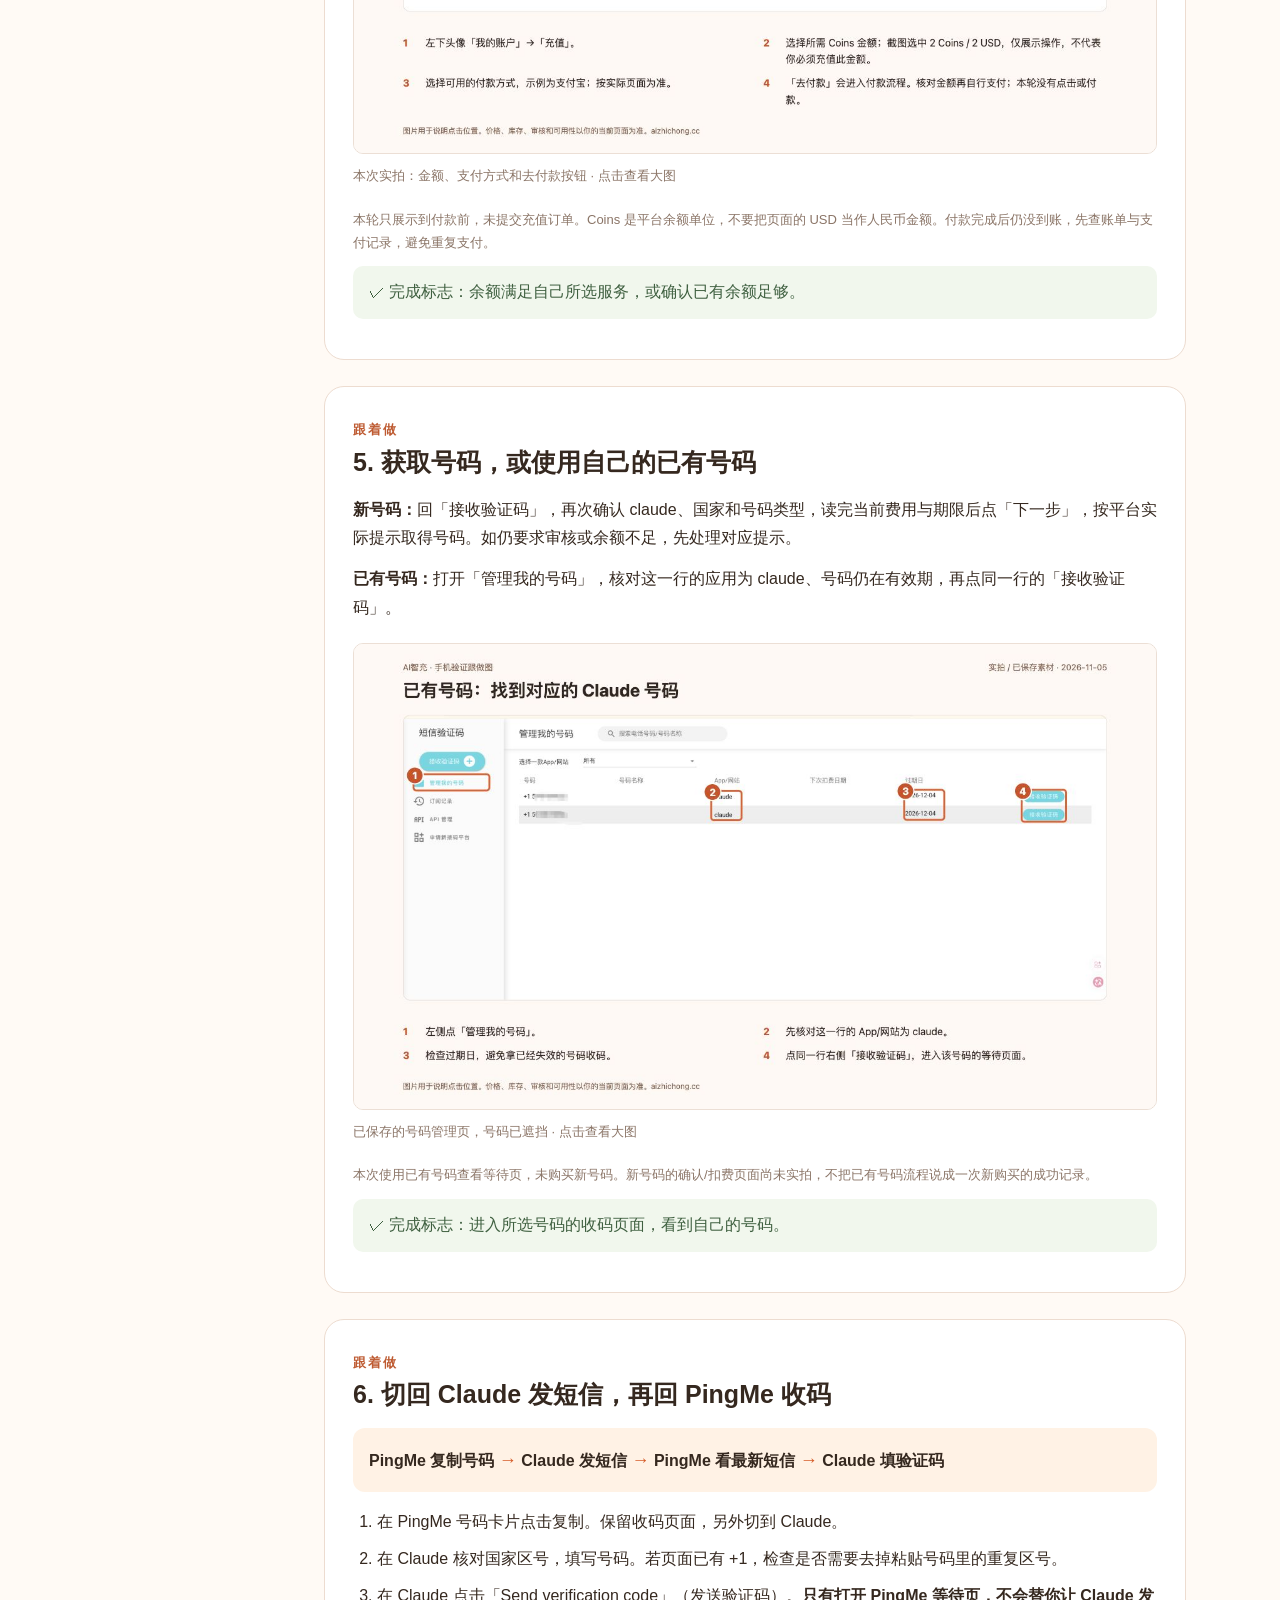
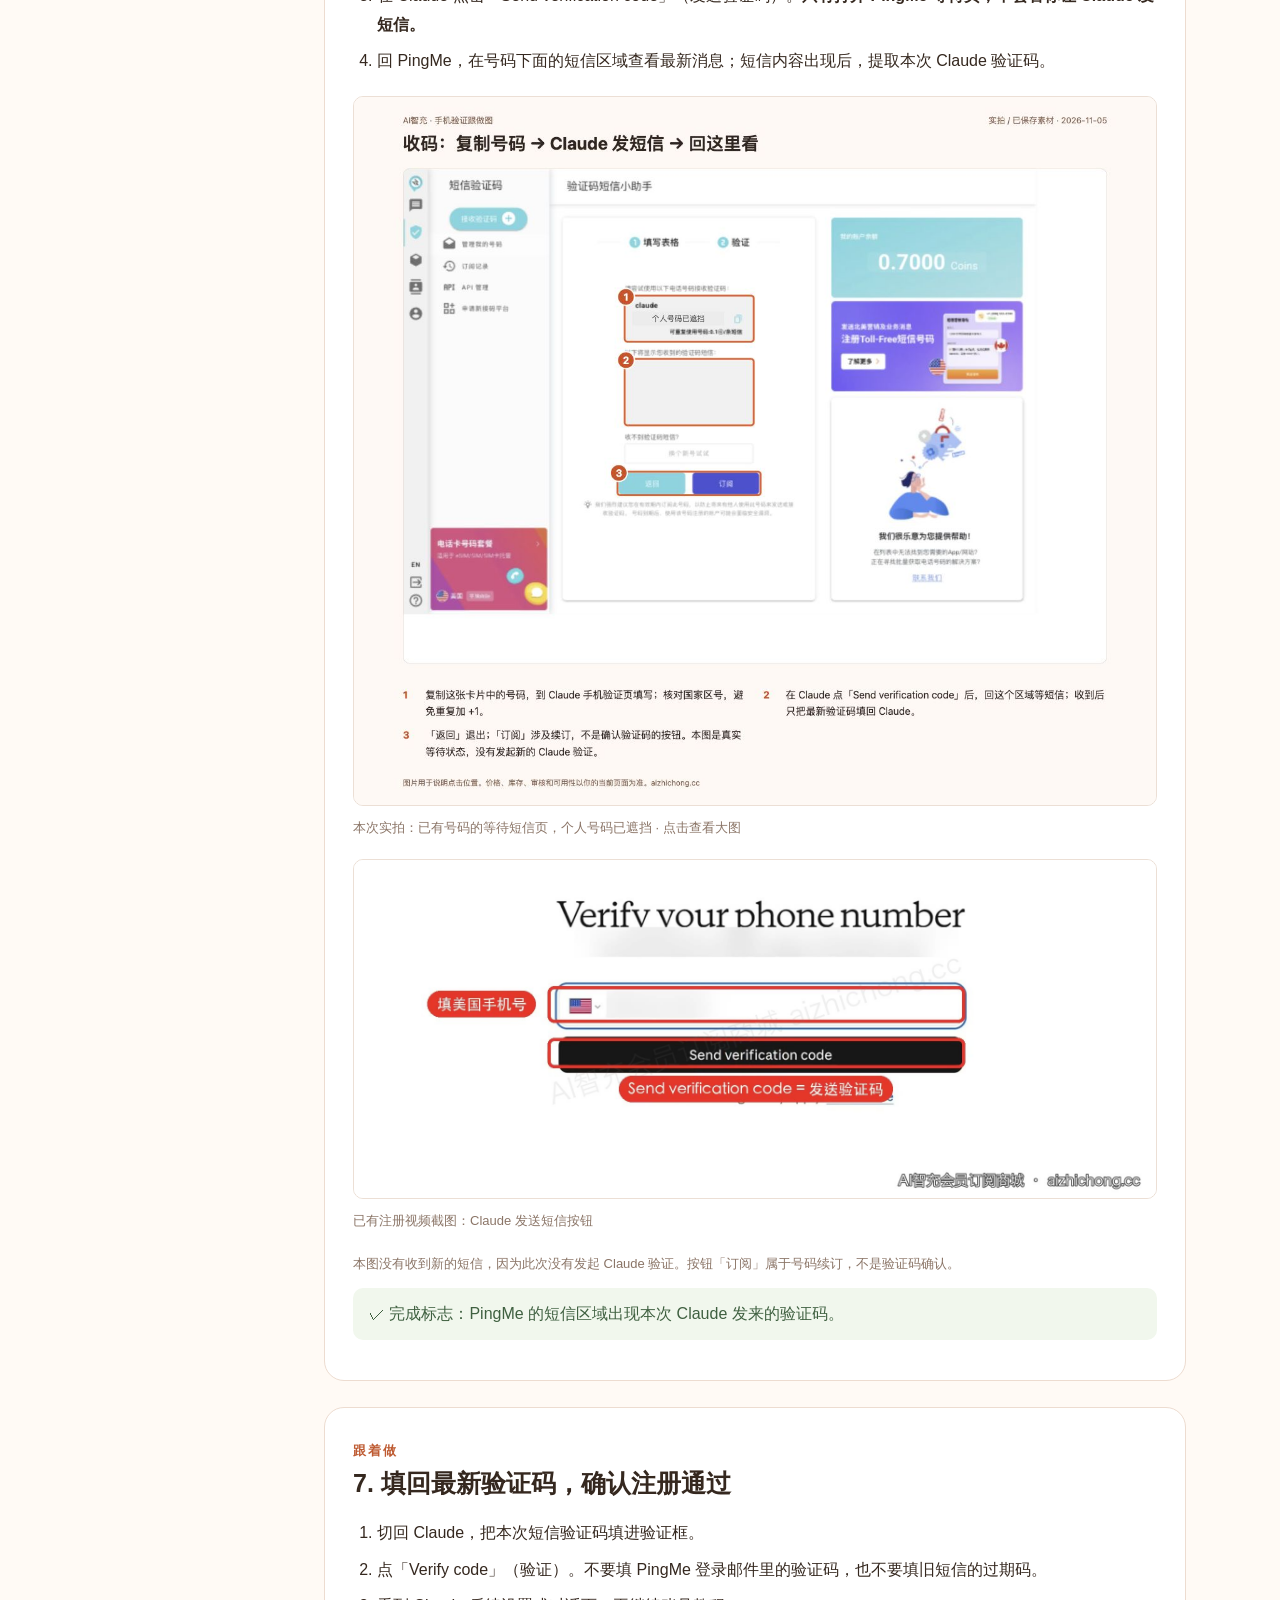
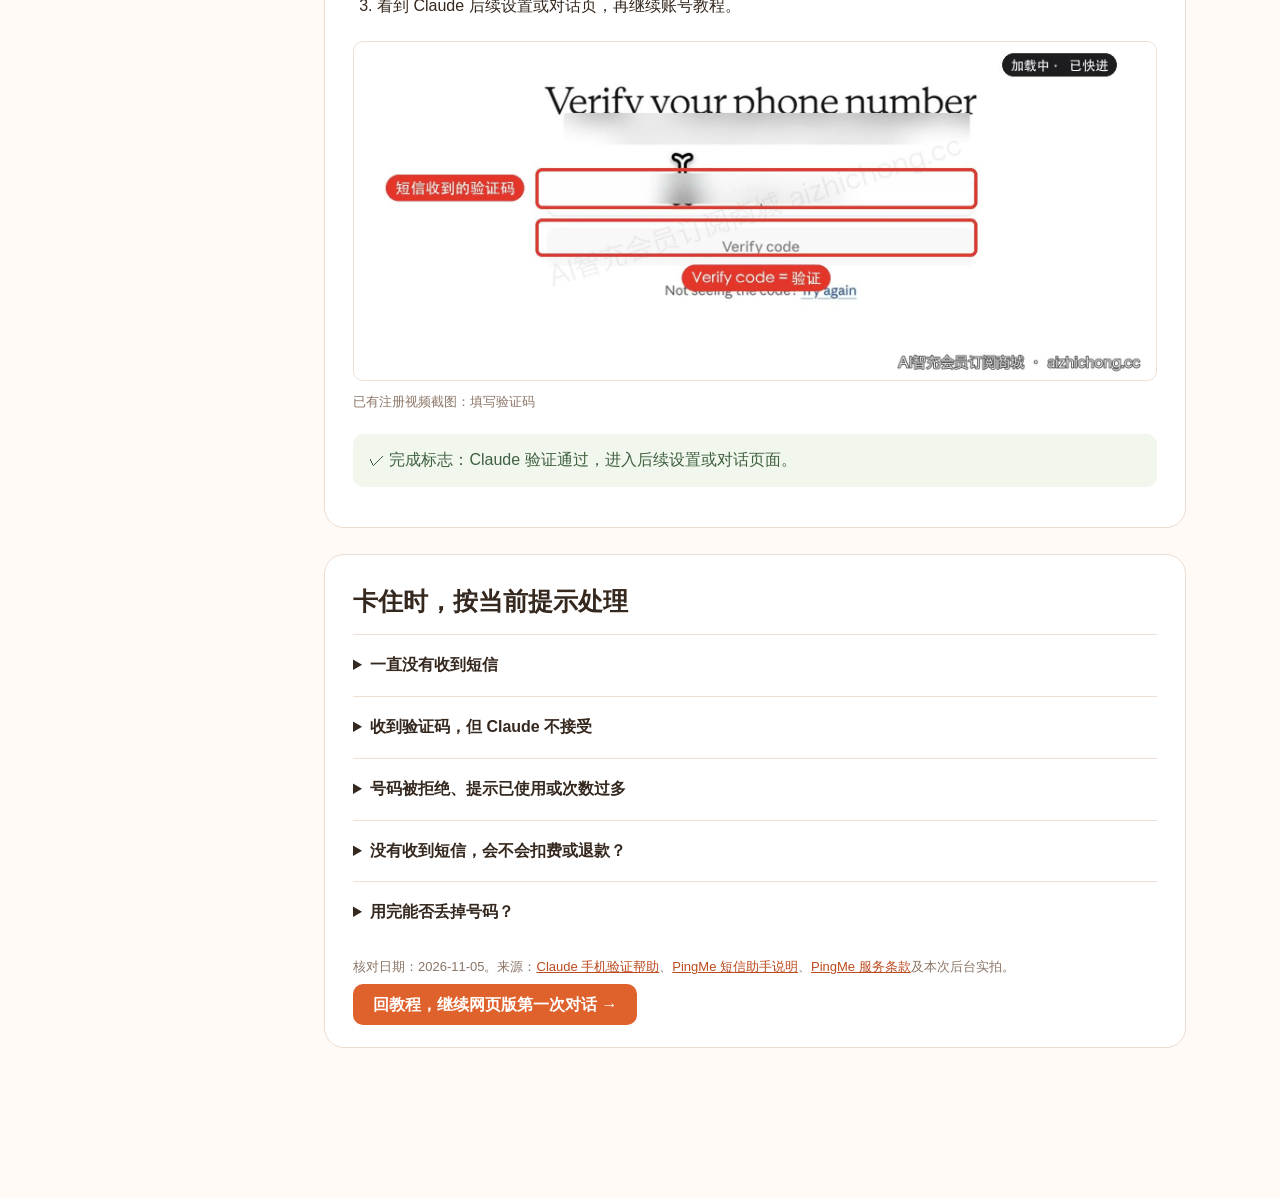
<file: tutorial-phone-guide.html>
<!doctype html><html lang="zh-CN"><meta charset="utf-8"><meta name="viewport" content="width=device-width,initial-scale=1"><title>手机号验证与 PingMe 跟做教程</title><style>*{box-sizing:border-box}html{scroll-behavior:smooth;scroll-padding-top:24px}body{margin:0;background:#fffaf5;color:#35281f;font-family:-apple-system,BlinkMacSystemFont,"PingFang SC",sans-serif;line-height:1.8}a{color:#bc4a1e}header,main{max-width:1140px;margin:auto;padding:24px}header{display:flex;justify-content:space-between;gap:18px;font-size:14px}h1{font-size:42px;line-height:1.3;margin:18px 0}h2{font-size:25px;line-height:1.5;margin:0 0 14px}h3{font-size:19px}p{margin:12px 0}.eyebrow{color:#be5b32;font-size:13px;font-weight:600;letter-spacing:2px}.lead{font-size:19px;color:#755d4d}.hero{padding:30px 0 40px}.card{background:white;border:1px solid #eddcd0;border-radius:20px;padding:28px;margin-bottom:26px}.links,.chips{display:flex;gap:12px;flex-wrap:wrap}.button{padding:12px 20px;border-radius:10px;background:#df612c;color:white;text-decoration:none;font-weight:600}.secondary{background:#fff1e4;color:#9b431f}.note{background:#fff2e5;border-left:3px solid #e97b42;padding:14px 18px;margin:20px 0}.result{background:#f1f7ed;padding:12px 16px;border-radius:10px;color:#3f6040}.muted,figcaption{color:#8b7567;font-size:13px}.steps{display:grid;grid-template-columns:200px minmax(0,1fr);gap:30px}nav{position:sticky;top:24px;align-self:start}nav a{display:block;padding:8px 12px;text-decoration:none;border-radius:9px;font-size:14px}nav a:hover{background:#ffeedf}figure{margin:20px 0}figure a{display:block}figure img{width:100%;height:auto;border:1px solid #ecdfd5;border-radius:10px}li{margin-bottom:8px}ul,ol{padding-left:24px}.route{display:grid;grid-template-columns:repeat(2,minmax(0,1fr));gap:20px}.route .card{margin:0}.tag{font-size:13px;color:#bd552a}.arrow{font-size:18px;color:#d65c28}details{border-top:1px solid #eee0d7;padding:16px 0}summary{font-weight:600;cursor:pointer}.flow{background:#fff2e5;border-radius:12px;padding:16px;font-weight:600}button{font:inherit;cursor:pointer}@media(max-width:740px){header,main{padding:18px}h1{font-size:31px}.steps{display:block}nav{position:static;display:flex;flex-wrap:wrap;margin-bottom:20px;gap:4px}nav a{padding:5px 9px;background:#fff0e2}.card{padding:20px;border-radius:15px}.route{grid-template-columns:1fr}.lead{font-size:17px}}</style><header><a href="tutorial-preview.html#/path/2/register-phone">← 返回 Claude 注册教程</a><span>AI智充 · 分步跟做教程</span></header><main><section class="hero"><span class="eyebrow">CLAUDE 从零到一 · 手机号验证</span><h1>手机号验证，<br>从准备到填回验证码。</h1><p class="lead">打开哪个网址、点哪里、填什么、怎么选号码，按顺序跟着做。</p><div class="links"><a class="button" href="#prepare">从准备开始 ↓</a><a class="button secondary" href="tutorial-preview.html#/">查看完整 11 步路线 →</a></div></section><div class="steps"><nav aria-label="本页步骤"><a href="#prepare">先准备</a><a href="#login">1 登录平台</a><a href="#profile">2 资料与审核</a><a href="#choose">3 选择号码</a><a href="#recharge">4 余额与充值</a><a href="#number">5 取得号码</a><a href="#receive">6 发送与收码</a><a href="#verify">7 填回验证码</a><a href="#help">遇到问题</a></nav><article><section class="card" id="prepare"><span class="eyebrow">跟着做</span><h2>开始前，准备这几样</h2><ul><li>能收邮件的邮箱（或你原来的 PingMe 登录手机号），以及已经打开的 Claude 手机验证页面。</li><li>按 PingMe 页面要求准备真实姓名、账单地址；如要求身份文件，再准备证件正反面和手持证件照片。</li><li>先看号码类型、可用国家、期限、费用与余额，确认符合条件后再决定是否充值。</li></ul><div class="note"><strong>先确认号码适用条件。</strong>Claude 官方要求受支持地区的号码，不接受 VoIP、Google Voice、应用生成号码或座机，并建议使用能长期访问的号码。PingMe 列出 claude 只表示它提供该接码项目，不等于 Claude 保证接受每一个号码。已有符合要求的个人号码可直接在 Claude 收短信，无需买号。<a href="https://support.claude.com/en/articles/8287232-verify-your-phone-number" target="_blank" rel="noopener">查看 Claude 官方要求 ↗</a></div><p class="result">✓ 完成标志：知道自己用什么号码、是否需要平台审核；未确认适用性时先不付款。</p></section><section class="card" id="login"><span class="eyebrow">跟着做</span><h2>1. 打开 PingMe，注册或登录</h2><div class="links"><a class="button" href="https://messages.pingme.tel/" target="_blank" rel="noopener">打开 PingMe 网页操作台 ↗</a><a class="button secondary" href="https://pingme.tel/" target="_blank" rel="noopener">官网 pingme.tel ↗</a></div><div class="note" id="invite"><strong>接码平台（收美国短信验证码）：pingme.tel</strong><p>森林的邀请码：<code id="pingme-code">AEGHZGZ</code> <button type="button" class="button secondary" data-copy="AEGHZGZ">复制邀请码</button></p><p><strong>新用户注册时填写邀请码，可按平台活动领取新人奖励。</strong></p><ol><li>手机号注册：在 PingMe App 注册流程的邀请码栏填写 <b>AEGHZGZ</b>。</li><li>邮箱注册：按官方说明，在 App 的 <b>Profile（我的/资料）→ Fill in Invite Code（填写邀请码）</b> 输入；需在创建新账号后 <b>24 小时内</b>完成。</li><li>按平台要求完成号码设置，再核对奖励。具体金额、资格和发放以当前平台规则为准。</li></ol><p>网页版若没有邀请码栏，可去官方 App 完成填写；下方登录截图不展示邀请码入口，不要把邀请码填进验证码框。</p><p class="muted">这是森林的推广邀请码，符合活动条件时双方可能获得奖励。<a href="https://pingme.tel/affiliate-program/" target="_blank" rel="noopener">查看官方奖励说明 ↗</a> · <a href="https://pingme.tel/download/" target="_blank" rel="noopener">官方 App 下载 ↗</a></p><p id="copy-status" role="status" aria-live="polite"></p></div><ol><li>新用户可按「邮箱地址」入口操作；已有账号用原来的登录方式，避免进入另一个空账号。</li><li>填写自己的邮箱和页面上的图形验证码，再点「获取验证码」。</li><li>去邮箱找到 PingMe 发来的邮件，按下一页提示填写登录码，完成注册/登录。</li></ol><p><strong>这里的邮箱验证码只用来登录 PingMe。</strong>后面从 Claude 发来的短信验证码，用途不同。</p><figure><a href="tutorial-phone-assets/login_标注.jpg" target="_blank"><img src="tutorial-phone-assets/login_标注.jpg" alt="本次实拍：PingMe 邮箱登录入口" width="1280" height="946" loading="lazy"></a><figcaption>本次实拍：PingMe 邮箱登录入口 · 点击查看大图</figcaption></figure><p class="result">✓ 完成标志：进入 PingMe 后台，能看到左侧导航。</p></section><section class="card" id="profile"><span class="eyebrow">跟着做</span><h2>2. 完善资料，按要求完成验证</h2><ol><li>点左侧头像进入「我的账户」→「资料」。</li><li>个人信息栏点「更新资料」，按字段填写自己的名字、姓氏和账单地址；须与证件信息一致。</li><li>若页面要求身份证明，点「身份证明文件」下面的「更新资料」，按对应位置上传。</li><li>查看提交后的状态；如显示待审核，等待平台结果，不把演示账号的“验证通过”当作自己的状态。</li></ol><figure><a href="tutorial-phone-assets/profile_标注.jpg" target="_blank"><img src="tutorial-phone-assets/profile_标注.jpg" alt="森林保存的资料页，个人信息已遮挡" width="1280" height="1060" loading="lazy"></a><figcaption>森林保存的资料页，个人信息已遮挡 · 点击查看大图</figcaption></figure><figure><a href="tutorial-phone-assets/identity_标注.jpg" target="_blank"><img src="tutorial-phone-assets/identity_标注.jpg" alt="本次实拍：证件正反面、手持证件、格式与大小要求" width="1280" height="924" loading="lazy"></a><figcaption>本次实拍：证件正反面、手持证件、格式与大小要求 · 点击查看大图</figcaption></figure><p>身份证明弹窗要求：PNG / JPG / JPEG，每个文件最多 5MB；照片内容清晰、证件无反光。个人资料通过与身份文件提交是不同状态，按自己的页面继续。</p><p class="result">✓ 完成标志：自己的资料与审核状态满足页面当前要求。</p></section><section class="card" id="choose"><span class="eyebrow">跟着做</span><h2>3. 选择 Claude、国家和号码类型</h2><ol><li>点左侧盾牌图标进入短信验证码区域，再点「接收验证码」。</li><li>在「选择需要验证的 APP/网站」输入 claude，并点击搜索结果中的 claude。等待加载完成再看价格。</li><li>选择符合实际使用条件的国家/地区，核对区号。截图演示美国 +1，不代表所有人都应选美国。</li><li>比较月租、一次性和已有号码：看有效期、首条费用、后续费用和续订费用。</li></ol><figure><a href="tutorial-phone-assets/choose_标注.jpg" target="_blank"><img src="tutorial-phone-assets/choose_标注.jpg" alt="已保存的 Claude 选号页；本次登录核对到相同选项" width="1280" height="1068" loading="lazy"></a><figcaption>已保存的 Claude 选号页；本次登录核对到相同选项 · 点击查看大图</figcaption></figure><div class="note"><strong>一次性号码无货时，不要照着找不存在的号码。</strong>本次页面仍显示“暂无可用号码”。月租号码也需先确认可长期保留的条件。紫色卡片是此账号已有号码，新用户可能看不到。</div><p>截图价格仅反映拍摄时页面。应用未选中或还在加载时，可能看到其他项目的价格。</p><p class="result">✓ 完成标志：应用明确显示 claude，国家、号码类型、费用和期限已核对。</p></section><section class="card" id="recharge"><span class="eyebrow">跟着做</span><h2>4. 需要充值时，先看金额再付款</h2><ol><li>点左侧头像「我的账户」→「充值」。</li><li>查看已有 Coins 余额；足够时无需重复充值。</li><li>选择所需金额，再选当前可用的付款方式。截图示例为 2 Coins / 2 USD、支付宝。</li><li>核对金额后，由本人点「去付款」并按支付页面完成。保存订单，再回平台查看余额是否更新。</li></ol><figure><a href="tutorial-phone-assets/recharge_标注.jpg" target="_blank"><img src="tutorial-phone-assets/recharge_标注.jpg" alt="本次实拍：金额、支付方式和去付款按钮" width="1280" height="1130" loading="lazy"></a><figcaption>本次实拍：金额、支付方式和去付款按钮 · 点击查看大图</figcaption></figure><p class="muted">本轮只展示到付款前，未提交充值订单。Coins 是平台余额单位，不要把页面的 USD 当作人民币金额。付款完成后仍没到账，先查账单与支付记录，避免重复支付。</p><p class="result">✓ 完成标志：余额满足自己所选服务，或确认已有余额足够。</p></section><section class="card" id="number"><span class="eyebrow">跟着做</span><h2>5. 获取号码，或使用自己的已有号码</h2><p><strong>新号码：</strong>回「接收验证码」，再次确认 claude、国家和号码类型，读完当前费用与期限后点「下一步」，按平台实际提示取得号码。如仍要求审核或余额不足，先处理对应提示。</p><p><strong>已有号码：</strong>打开「管理我的号码」，核对这一行的应用为 claude、号码仍在有效期，再点同一行的「接收验证码」。</p><figure><a href="tutorial-phone-assets/manage_标注.jpg" target="_blank"><img src="tutorial-phone-assets/manage_标注.jpg" alt="已保存的号码管理页，号码已遮挡" width="1280" height="743" loading="lazy"></a><figcaption>已保存的号码管理页，号码已遮挡 · 点击查看大图</figcaption></figure><p class="muted">本次使用已有号码查看等待页，未购买新号码。新号码的确认/扣费页面尚未实拍，不把已有号码流程说成一次新购买的成功记录。</p><p class="result">✓ 完成标志：进入所选号码的收码页面，看到自己的号码。</p></section><section class="card" id="receive"><span class="eyebrow">跟着做</span><h2>6. 切回 Claude 发短信，再回 PingMe 收码</h2><div class="flow">PingMe 复制号码 <span class="arrow">→</span> Claude 发短信 <span class="arrow">→</span> PingMe 看最新短信 <span class="arrow">→</span> Claude 填验证码</div><ol><li>在 PingMe 号码卡片点击复制。保留收码页面，另外切到 Claude。</li><li>在 Claude 核对国家区号，填写号码。若页面已有 +1，检查是否需要去掉粘贴号码里的重复区号。</li><li>在 Claude 点击「Send verification code」（发送验证码）。<strong>只有打开 PingMe 等待页，不会替你让 Claude 发短信。</strong></li><li>回 PingMe，在号码下面的短信区域查看最新消息；短信内容出现后，提取本次 Claude 验证码。</li></ol><figure><a href="tutorial-phone-assets/receive_标注.jpg" target="_blank"><img src="tutorial-phone-assets/receive_标注.jpg" alt="本次实拍：已有号码的等待短信页，个人号码已遮挡" width="1280" height="1130" loading="lazy"></a><figcaption>本次实拍：已有号码的等待短信页，个人号码已遮挡 · 点击查看大图</figcaption></figure><figure><img src="tutorial-v2-reg-22-send.jpg" alt="在 Claude 填写手机号并发送验证码" width="1720" height="724" loading="lazy"><figcaption>已有注册视频截图：Claude 发送短信按钮</figcaption></figure><p class="muted">本图没有收到新的短信，因为此次没有发起 Claude 验证。按钮「订阅」属于号码续订，不是验证码确认。</p><p class="result">✓ 完成标志：PingMe 的短信区域出现本次 Claude 发来的验证码。</p></section><section class="card" id="verify"><span class="eyebrow">跟着做</span><h2>7. 填回最新验证码，确认注册通过</h2><ol><li>切回 Claude，把本次短信验证码填进验证框。</li><li>点「Verify code」（验证）。不要填 PingMe 登录邮件里的验证码，也不要填旧短信的过期码。</li><li>看到 Claude 后续设置或对话页，再继续账号教程。</li></ol><figure><img src="tutorial-v2-reg-23-verify.jpg" alt="在 Claude 填短信验证码并点击 Verify code" width="1720" height="724" loading="lazy"><figcaption>已有注册视频截图：填写验证码</figcaption></figure><p class="result">✓ 完成标志：Claude 验证通过，进入后续设置或对话页面。</p></section><section class="card" id="help"><h2>卡住时，按当前提示处理</h2><details><summary>一直没有收到短信</summary><p>先确认已经在 Claude 点击发送，且号码、国家区号正确。Claude 官方说明超过 5 分钟可点 Try again 重新输入号码。不要连续高频重发；按屏幕限制等待。</p></details><details><summary>收到验证码，但 Claude 不接受</summary><p>使用最新一次验证码，确认没有填成 PingMe 登录码。验证码会过期；按 Claude 的 Try again 重新获取。收码成功不等于账号注册一定成功。</p></details><details><summary>号码被拒绝、提示已使用或次数过多</summary><p>按 Claude 的具体提示处理，核对号码类型和地区；不能用等待或换网络承诺解除号码限制。需要其他号码时，先确认新号码符合官方要求再决定购买。</p></details><details><summary>没有收到短信，会不会扣费或退款？</summary><p>PingMe 公开说明验证码短信按成功接收收费；号码订阅和续订是另外的费用。充值退款按平台条款逐案处理，不能写成“没注册成功一定全退”。有争议时保留订单和错误提示，联系 PingMe 支持。</p></details><details><summary>用完能否丢掉号码？</summary><p>Claude 官方建议使用能长期访问的号码；PingMe 提醒号码过期后可能由他人使用。教程会让用户在选择号码时看清保留期限和续订条件，不默认“注册一次就永久无关”。</p></details><p class="muted">核对日期：2026-11-05。来源：<a href="https://support.claude.com/en/articles/8287232-verify-your-phone-number">Claude 手机验证帮助</a>、<a href="https://pingme.tel/cn/sms-verification-code-helper/">PingMe 短信助手说明</a>、<a href="https://pingme.tel/sms-verification-helper-terms/">PingMe 服务条款</a>及本次后台实拍。</p><a class="button" href="tutorial-preview.html#/path/3">回教程，继续网页版第一次对话 →</a></section></article></div></main><script src="tutorial-copy.js"></script><link rel="stylesheet" href="site-keep.css?v=20261105-release1"><script src="site-keep.js?v=20261105-release1"></script></html>
</file>
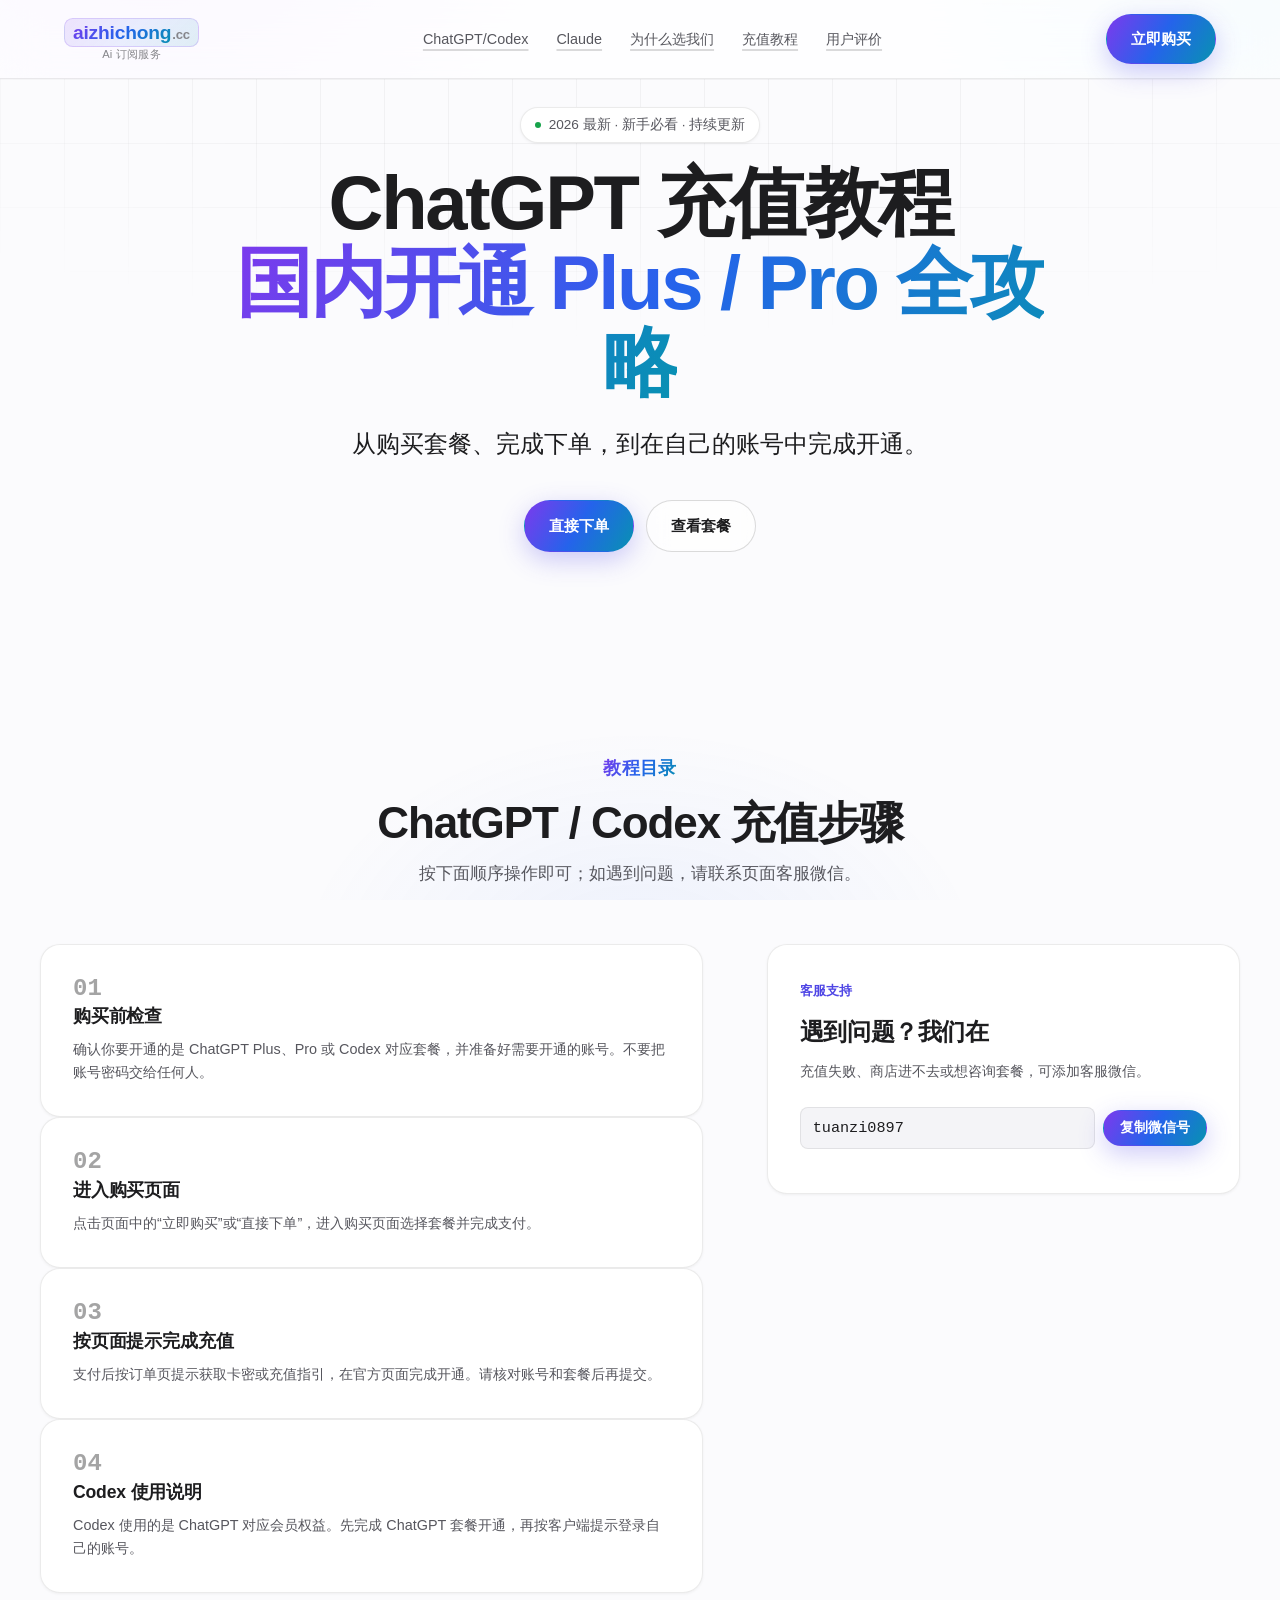
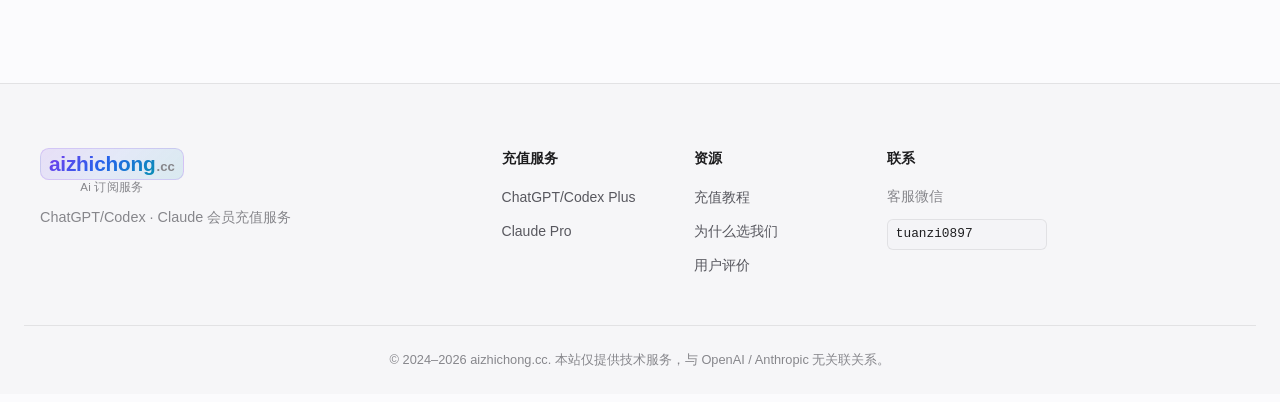
<file: tutorial.html>
<!doctype html>
<html lang="zh-CN">
<head>
  <meta charset="UTF-8">
  <meta name="viewport" content="width=device-width, initial-scale=1.0">
  <title>ChatGPT 充值教程 · aizhichong.cc</title>
  <meta name="description" content="aizhichong.cc ChatGPT Plus、Pro 与 Codex 充值教程，包含购买前检查、下单和充值步骤。">
  <link rel="canonical" href="https://aizhichong.cc/tutorial.html">
  <link rel="icon" href="favicon.svg" type="image/svg+xml">
  <link rel="stylesheet" href="site.css">
</head>
<body>
  <nav class="nav-main" aria-label="主导航">
    <div class="nav-inner">
      <a href="./" class="nav-logo" aria-label="首页">
        <span class="nav-logo-text">
          <span class="brand-badge"><span class="brand-ai66">aizhichong</span><span class="brand-org">.cc</span></span>
          <span class="nav-logo-sub">Ai 订阅服务</span>
        </span>
      </a>
      <div class="nav-links">
        <a href="./#pricing">ChatGPT/Codex</a>
        <a href="./#pricing">Claude</a>
        <a href="./#features">为什么选我们</a>
        <a href="./tutorial.html" class="nav-link-extra" aria-current="page">充值教程</a>
        <a href="./#reviews" class="nav-link-extra">用户评价</a>
      </div>
      <div class="nav-actions">
        <a href="https://qfcc99.com/shop/1FFA5W1G" data-shop-link="" target="_blank" rel="noopener" class="btn btn-primary-new">立即购买</a>
      </div>
    </div>
  </nav>

  <main>
    <section class="hero" id="tutorial-hero">
      <div class="hero-grid grid-bg" aria-hidden="true"></div>
      <div class="hero-inner">
        <div class="hero-eyebrow rise-in"><span class="badge-dot"></span><span>2026 最新 · 新手必看 · 持续更新</span></div>
        <h1 class="hero-title rise-in">ChatGPT 充值教程<br><span class="hero-title-accent">国内开通 Plus / Pro 全攻略</span></h1>
        <p class="hero-subtitle rise-in">从购买套餐、完成下单，到在自己的账号中完成开通。</p>
        <div class="hero-cta rise-in">
          <a href="https://qfcc99.com/shop/1FFA5W1G" data-shop-link="" target="_blank" rel="noopener" class="btn btn-primary-new">直接下单</a>
          <a href="./#pricing" class="btn btn-secondary-new">查看套餐</a>
        </div>
      </div>
    </section>

    <section class="section" id="tutorial">
      <div class="section-inner">
        <div class="section-header">
          <span class="section-eyebrow">教程目录</span>
          <h2 class="section-title">ChatGPT / Codex 充值步骤</h2>
          <p class="section-desc">按下面顺序操作即可；如遇到问题，请联系页面客服微信。</p>
        </div>
        <div class="trust-layout">
          <div class="trust-main">
            <article class="feature-card">
              <span class="trust-step-num num">01</span>
              <h3 class="feature-title">购买前检查</h3>
              <p class="feature-desc">确认你要开通的是 ChatGPT Plus、Pro 或 Codex 对应套餐，并准备好需要开通的账号。不要把账号密码交给任何人。</p>
            </article>
            <article class="feature-card">
              <span class="trust-step-num num">02</span>
              <h3 class="feature-title">进入购买页面</h3>
              <p class="feature-desc">点击页面中的“立即购买”或“直接下单”，进入购买页面选择套餐并完成支付。</p>
            </article>
            <article class="feature-card">
              <span class="trust-step-num num">03</span>
              <h3 class="feature-title">按页面提示完成充值</h3>
              <p class="feature-desc">支付后按订单页提示获取卡密或充值指引，在官方页面完成开通。请核对账号和套餐后再提交。</p>
            </article>
            <article class="feature-card" id="codex-faq">
              <span class="trust-step-num num">04</span>
              <h3 class="feature-title">Codex 使用说明</h3>
              <p class="feature-desc">Codex 使用的是 ChatGPT 对应会员权益。先完成 ChatGPT 套餐开通，再按客户端提示登录自己的账号。</p>
            </article>
          </div>
          <aside class="trust-aside">
            <div class="contact-card">
              <div class="contact-card-header">
                <span class="contact-card-eyebrow">客服支持</span>
                <h3 class="contact-card-title">遇到问题？我们在</h3>
              </div>
              <p class="contact-card-desc">充值失败、商店进不去或想咨询套餐，可添加客服微信。</p>
              <div class="contact-wechat-row">
                <code class="contact-wechat-id" data-wechat="">tuanzi0897</code>
                <button onclick="copyWechat()" class="btn btn-primary-new contact-copy-btn">复制微信号</button>
              </div>
            </div>
          </aside>
        </div>
      </div>
    </section>
  </main>

  <footer class="footer-main">
    <div class="footer-inner">
      <div class="footer-brand">
        <a href="./" class="footer-logo">
          <span class="footer-logo-text"><span class="brand-badge"><span class="brand-ai66">aizhichong</span><span class="brand-org">.cc</span></span><span class="footer-logo-sub">Ai 订阅服务</span></span>
        </a>
        <p class="footer-tagline">ChatGPT/Codex · Claude 会员充值服务</p>
      </div>
      <nav class="footer-cols" aria-label="Footer 导航">
        <div class="footer-col"><h4 class="footer-col-title">充值服务</h4><a href="./#pricing">ChatGPT/Codex Plus</a><a href="./#pricing">Claude Pro</a></div>
        <div class="footer-col"><h4 class="footer-col-title">资源</h4><a href="./tutorial.html">充值教程</a><a href="./#features">为什么选我们</a><a href="./#reviews">用户评价</a></div>
        <div class="footer-col"><h4 class="footer-col-title">联系</h4><span class="footer-contact-static">客服微信</span><code class="footer-wechat" data-wechat="">tuanzi0897</code></div>
      </nav>
    </div>
    <div class="footer-bottom"><div class="footer-bottom-inner"><p>© 2024–2026 aizhichong.cc. 本站仅提供技术服务，与 OpenAI / Anthropic 无关联关系。</p></div></div>
  </footer>
  <script src="site.js?v=20260929-shop-link"></script>
</body>
</html>
</file>
<file: site.css>
/* ===================================================================
           设计系统  —— Stripe / Linear / Anthropic 风格
        =================================================================== */
        :root {
            /* 配色 - 暖白底 + 单一冷蓝强调色 */
            --color-bg: #FAFAF9;
            --color-bg-card: #FFFFFF;
            --color-bg-elev: #F5F5F4;
            --color-text: #0A0A0A;
            --color-text-muted: #525252;
            --color-text-soft: #737373;
            --color-border: #E7E5E4;
            --color-border-strong: #D6D3D1;
            --color-accent: #2563EB;
            --color-accent-hover: #1D4ED8;
            --color-accent-soft: #EFF6FF;
            --color-success: #16A34A;
            --color-price: #DC2626;
            --footer-bg: #0A0A0A;

            /* 字体栈 */
            --font-display: "Bricolage Grotesque", "PingFang SC", "Source Han Sans CN", -apple-system, BlinkMacSystemFont, sans-serif;
            --font-serif: "Fraunces", "Source Han Serif SC", "Songti SC", Georgia, serif;
            --font-body: "Plus Jakarta Sans", "PingFang SC", "Source Han Sans CN", -apple-system, BlinkMacSystemFont, sans-serif;
            --font-mono: "Geist Mono", "JetBrains Mono", ui-monospace, "SF Mono", monospace;

            /* 阴影 */
            --shadow-sm: 0 1px 2px rgba(10, 10, 10, 0.04);
            --shadow-md: 0 4px 12px rgba(10, 10, 10, 0.06);
            --shadow-lg: 0 12px 32px rgba(10, 10, 10, 0.08);

            --section-y: clamp(4rem, 10vh, 8rem);
        }

        /* 暗黑模式配色（点击月亮图标生效） */
        html.dark {
            --color-bg: #0A0A0A;
            --color-bg-card: #18181B;
            --color-bg-elev: #1F1F23;
            --color-text: #FAFAFA;
            --color-text-muted: #A1A1AA;
            --color-text-soft: #71717A;
            --color-border: #27272A;
            --color-border-strong: #3F3F46;
            --color-accent: #60A5FA;
            --color-accent-hover: #93C5FD;
            --color-accent-soft: #1E293B;
            --footer-bg: #000000;
        }

        * { box-sizing: border-box; margin: 0; padding: 0; }

        html {
            font-family: var(--font-body);
            scroll-behavior: smooth;
            -webkit-font-smoothing: antialiased;
            -moz-osx-font-smoothing: grayscale;
            text-rendering: optimizeLegibility;
        }

        body {
            line-height: 1.6;
            color: var(--color-text);
            background-color: var(--color-bg);
            overflow-x: hidden;
            transition: background-color 0.3s, color 0.3s;
        }

        h1, h2, h3 {
            font-family: var(--font-display);
            letter-spacing: -0.02em;
            color: var(--color-text);
        }

        .num {
            font-family: var(--font-mono);
            font-variant-numeric: tabular-nums;
            font-feature-settings: "tnum";
        }

        /* === 按钮 === */
        .btn {
            display: inline-flex;
            align-items: center;
            gap: 0.5rem;
            padding: 0.75rem 1.5rem;
            border-radius: 0.625rem;
            font-weight: 600;
            font-size: 0.95rem;
            transition: all 0.2s cubic-bezier(0.4, 0, 0.2, 1);
            text-decoration: none;
            border: 1px solid transparent;
            cursor: pointer;
            white-space: nowrap;
            font-family: var(--font-body);
        }
        .btn-primary-new {
            background: var(--color-text);
            color: var(--color-bg);
            box-shadow: var(--shadow-sm);
        }
        .btn-primary-new:hover {
            background: var(--color-accent);
            color: #fff;
            transform: translateY(-1px);
            box-shadow: var(--shadow-md);
        }
        .btn-secondary-new {
            background: transparent;
            color: var(--color-text);
            border-color: var(--color-border-strong);
        }
        .btn-secondary-new:hover {
            background: var(--color-bg-elev);
            border-color: var(--color-text);
        }

        /* === 入场动画 === */
        @keyframes rise-in {
            from { opacity: 0; transform: translateY(12px); }
            to { opacity: 1; transform: translateY(0); }
        }
        .rise-in { animation: rise-in 0.6s cubic-bezier(0.4, 0, 0.2, 1) backwards; }

        /* === 网格背景 === */
        .grid-bg {
            background-image:
                linear-gradient(var(--color-border) 1px, transparent 1px),
                linear-gradient(to right, var(--color-border) 1px, transparent 1px);
            background-size: 64px 64px;
            -webkit-mask-image: radial-gradient(ellipse 80% 50% at 50% 0%, black 40%, transparent 90%);
            mask-image: radial-gradient(ellipse 80% 50% at 50% 0%, black 40%, transparent 90%);
        }

        .badge-dot { width: 6px; height: 6px; border-radius: 50%; background: var(--color-success); }

        /* === Section 通用 === */
        .section { padding: var(--section-y) 1rem; }
        .section-inner { max-width: 1200px; margin: 0 auto; }
        .section-header { text-align: center; margin-bottom: 3.5rem; }
        .section-eyebrow {
            display: inline-block;
            font-size: 1.1rem;
            font-weight: 700;
            color: var(--color-accent);
            letter-spacing: 0.02em;
            margin-bottom: 1rem;
            text-transform: uppercase;
        }
        .section-title {
            font-size: clamp(1.875rem, 4vw, 2.75rem);
            font-weight: 700;
            line-height: 1.15;
            letter-spacing: -0.025em;
            margin-bottom: 0.75rem;
        }
        .section-desc {
            color: var(--color-text-muted);
            font-size: 1.05rem;
            max-width: 560px;
            margin: 0 auto;
            line-height: 1.6;
        }

        /* ===================================================================
           导航
        =================================================================== */
        .nav-main {
            position: sticky; top: 0; z-index: 50;
            background: color-mix(in srgb, var(--color-bg) 85%, transparent);
            backdrop-filter: saturate(180%) blur(20px);
            -webkit-backdrop-filter: saturate(180%) blur(20px);
            border-bottom: 1px solid var(--color-border);
        }
        .nav-inner {
            max-width: 1200px; margin: 0 auto;
            padding: 0.875rem 1.5rem;
            display: flex; align-items: center; gap: 1.5rem;
        }
        .nav-logo {
            display: inline-flex; align-items: center; gap: 0.5rem;
            font-family: var(--font-display); font-weight: 700; font-size: 1.1rem;
            color: var(--color-text); text-decoration: none;
            letter-spacing: -0.01em; flex-shrink: 0;
        }
        .nav-logo svg { width: 22px; height: 22px; color: var(--color-accent); }
        .nav-links {
            flex: 1; display: flex; align-items: center; justify-content: center; gap: 1.75rem;
            margin: 0 1rem; font-size: 0.9rem; color: var(--color-text-muted);
            overflow-x: auto; scrollbar-width: none;
        }
        .nav-links::-webkit-scrollbar { display: none; }
        .nav-links a {
            color: inherit; white-space: nowrap;
            transition: color 0.15s, text-decoration-color 0.15s; font-weight: 500;
            text-decoration: underline; text-decoration-color: var(--color-border-strong);
            text-underline-offset: 5px; text-decoration-thickness: 1.5px;
        }
        .nav-links a:hover { color: var(--color-accent); text-decoration-color: var(--color-accent); }
        .nav-actions { display: flex; align-items: center; gap: 0.5rem; flex-shrink: 0; }
        .nav-icon-btn {
            width: 36px; height: 36px;
            display: inline-flex; align-items: center; justify-content: center;
            background: transparent; border: 1px solid var(--color-border);
            border-radius: 0.5rem; color: var(--color-text-muted);
            cursor: pointer; transition: all 0.15s; font-size: 0.9rem;
        }
        .nav-icon-btn:hover { background: var(--color-bg-elev); color: var(--color-text); }
        @media (max-width: 768px) {
            .nav-inner { padding: 0.75rem 1rem; gap: 0.75rem; }
            .nav-links { margin-left: 0.5rem; gap: 1.25rem; font-size: 0.85rem; }
            .nav-link-extra { display: none; }
            .nav-logo span { display: none; }
            .nav-actions .btn { padding: 0.5rem 0.875rem; font-size: 0.85rem; }
        }

        /* ===================================================================
           Hero
        =================================================================== */
        .hero { position: relative; padding: 1.75rem 1.5rem 5rem; overflow: hidden; background: var(--color-bg); }
        .hero-grid { position: absolute; inset: 0; opacity: 0.5; pointer-events: none; }
        .hero-inner { max-width: 880px; margin: 0 auto; position: relative; z-index: 1; text-align: center; }
        .hero-eyebrow {
            display: inline-flex; align-items: center; gap: 0.5rem;
            padding: 0.375rem 0.875rem;
            border: 1px solid var(--color-border); background: var(--color-bg-card);
            border-radius: 999px; font-size: 0.85rem; color: var(--color-text-muted);
            margin-bottom: 1.25rem; box-shadow: var(--shadow-sm);
        }
        .hero-eyebrow-divider { color: var(--color-border-strong); }
        .hero-slogan {
            font-family: var(--font-display); font-size: clamp(1rem, 2.4vw, 1.45rem); color: var(--color-text-muted);
            font-weight: 600; letter-spacing: 0.02em;
            margin: 0 auto 1.5rem;
        }
        .hero-slogan::before { content: "— "; opacity: 0.5; }
        .hero-slogan::after { content: " —"; opacity: 0.5; }
        .hero-slogan-em { color: var(--color-accent); font-weight: 800; font-size: 1.18em; letter-spacing: 0.01em; }
        .hero-title {
            font-family: var(--font-serif); font-size: clamp(2.5rem, 6.5vw, 4.75rem);
            font-weight: 400; line-height: 1.05; margin-bottom: 1.5rem;
            letter-spacing: -0.025em; font-variation-settings: "opsz" 96;
        }
        .hero-title-accent {
            font-family: var(--font-serif); font-style: italic; font-weight: 500;
            color: var(--color-text-muted); font-variation-settings: "opsz" 96;
        }
        .hero-subtitle {
            font-size: clamp(1.2rem, 2.3vw, 1.5rem); color: var(--color-text);
            font-weight: 500; line-height: 1.5; max-width: 720px; margin: 0 auto 0.85rem;
        }
        .hero-subtitle strong { font-weight: 700; }
        .hero-meta {
            font-family: var(--font-mono); font-size: clamp(1.0625rem, 1.8vw, 1.25rem); color: var(--color-text);
            font-weight: 500; line-height: 1.7;
            margin: 0 auto 2.25rem;
        }
        .hero-meta strong { color: var(--color-text); font-weight: 600; }
        .hero-meta-sep { color: var(--color-border-strong); margin: 0 0.55rem; }
        .hero-cta { display: flex; justify-content: center; gap: 0.75rem; flex-wrap: wrap; margin-bottom: 2.5rem; }
        .hero-trust { display: flex; justify-content: center; gap: 2rem; flex-wrap: wrap; margin-bottom: 2rem; }
        .hero-trust-item {
            display: inline-flex; align-items: center; gap: 0.5rem;
            color: var(--color-text-soft); font-size: 0.875rem; font-weight: 500;
        }
        .hero-trust-item svg { color: var(--color-accent); }
        .hero-contact {
            font-size: 0.875rem; color: var(--color-text-soft);
            display: flex; align-items: center; gap: 0.5rem; flex-wrap: wrap; justify-content: center;
        }
        .hero-contact + .hero-contact { margin-top: 0.5rem; }
        .hero-contact--alert {
            width: fit-content; max-width: 100%; margin: 0.5rem auto 0;
            padding: 0.7rem 1.15rem; border-radius: 0.85rem;
            background: var(--color-accent-soft); border: 1.5px solid var(--color-accent);
            box-shadow: var(--shadow-sm);
        }
        .hero-contact--alert .hero-wechat { font-size: 0.95rem; background: var(--color-bg-card); }
        .hero-contact--alert .hero-wechat-copy { font-size: 0.85rem; }
        .hero-contact-lead {
            display: inline-flex; align-items: center; gap: 0.35rem;
            font-size: 1.05rem; font-weight: 700; letter-spacing: 0.01em;
            color: var(--color-accent);
        }
        .hero-contact-lead svg { flex-shrink: 0; }
        .hero-wechat {
            font-family: var(--font-mono); font-size: 0.85rem; background: var(--color-bg-elev);
            padding: 0.2rem 0.5rem; border-radius: 0.375rem; color: var(--color-text);
            border: 1px solid var(--color-border);
        }
        .hero-wechat-copy {
            font-size: 0.8rem; color: var(--color-accent); background: transparent;
            border: none; cursor: pointer; padding: 0.2rem 0.4rem; border-radius: 0.25rem; font-weight: 600;
        }
        .hero-wechat-copy:hover { background: var(--color-accent-soft); }
        @media (max-width: 768px) {
            .hero { padding: 1.5rem 1rem 3.5rem; }
            .hero-cta { flex-direction: column; align-items: stretch; }
            .hero-cta .btn { justify-content: center; }
            .hero-trust { gap: 1.25rem; }
        }

        /* ===================================================================
           套餐卡片
        =================================================================== */
        .pricing-section { background: var(--color-bg); border-top: 1px solid var(--color-border); }
        .category-grid { display: grid; grid-template-columns: 1fr; gap: 1.25rem; max-width: 880px; margin: 0 auto; }
        .category-card {
            position: relative; background: var(--color-bg-card);
            border: 1px solid var(--color-border); border-radius: 1.25rem;
            padding: 2.25rem 1.75rem 1.75rem;
            display: flex; flex-direction: column; gap: 1.25rem;
            transition: all 0.25s cubic-bezier(0.4, 0, 0.2, 1);
            text-decoration: none; color: inherit; overflow: hidden;
        }
        .category-card::before {
            content: ""; position: absolute; top: 0; left: 0; right: 0;
            height: 4px; background: var(--color-border);
        }
        .category-card:hover { transform: translateY(-3px); }
        .category-head { display: flex; flex-direction: column; gap: 0.25rem; }
        .category-logo {
            width: 44px; height: 44px; border-radius: 0.75rem; background: var(--color-bg-elev);
            display: inline-flex; align-items: center; justify-content: center;
            margin-bottom: 0.5rem; transition: all 0.25s;
        }
        .category-logo svg { width: 24px; height: 24px; color: var(--color-text); }

        /* 品牌色 */
        .category-card--chatgpt::before { background: #10A37F; }
        .category-card--chatgpt:hover { border-color: #10A37F; box-shadow: 0 12px 32px rgba(16, 163, 127, 0.16); }
        .category-card--chatgpt .category-logo { background: rgba(16, 163, 127, 0.1); }
        .category-card--chatgpt .category-logo svg,
        .category-card--chatgpt .category-eyebrow,
        .category-card--chatgpt .category-link { color: #10A37F; }
        .category-card--chatgpt .category-feats li::before { border-color: #10A37F !important; }

        .category-card--gemini::before { background: linear-gradient(90deg, #3186FF 0%, #08B962 33%, #FABC12 66%, #F94543 100%); }
        .category-card--gemini:hover { border-color: #3186FF; box-shadow: 0 12px 32px rgba(49, 134, 255, 0.18); }
        .category-card--gemini .category-logo { background: rgba(49, 134, 255, 0.08); }
        .category-card--gemini .category-eyebrow {
            background: linear-gradient(90deg, #3186FF, #F94543);
            -webkit-background-clip: text; background-clip: text; -webkit-text-fill-color: transparent; font-weight: 700;
        }
        .category-card--gemini .category-feats li::before { border-color: #3186FF !important; }
        .category-card--gemini .category-link { color: #3186FF; }

        .category-card--grok::before { background: var(--color-text); }
        .category-card--grok:hover { border-color: var(--color-text); box-shadow: var(--shadow-lg); }
        .category-card--grok .category-logo svg { color: var(--color-text); }
        .category-card--grok .category-eyebrow { color: var(--color-text); }
        
        .category-card--grok .category-feats li::before { border-color: var(--color-text) !important; }
        .category-card--grok .category-link { color: var(--color-text); }

        .category-card--claude::before { background: #D97757; }
        .category-card--claude:hover { border-color: #D97757; box-shadow: 0 12px 32px rgba(217, 119, 87, 0.22); }
        .category-card--claude .category-logo { background: rgba(217, 119, 87, 0.12); }
        .category-card--claude .category-logo svg,
        .category-card--claude .category-eyebrow,
        .category-card--claude .category-link { color: #D97757; }
        .category-card--claude .category-feats li::before { border-color: #D97757 !important; }

        .category-eyebrow {
            font-family: var(--font-mono); font-size: 0.7rem; font-weight: 600;
            color: var(--color-text-soft); text-transform: uppercase; letter-spacing: 0.1em;
        }
        .category-name {
            font-family: var(--font-display); font-size: 1.5rem; font-weight: 700;
            color: var(--color-text); letter-spacing: -0.02em; line-height: 1.1; margin-bottom: 0.25rem;
        }
        .category-variants { font-size: 0.85rem; color: var(--color-text-muted); line-height: 1.4; }
        .category-price {
            display: flex; align-items: baseline; gap: 0.2rem; padding: 0.75rem 0;
            border-top: 1px solid var(--color-border); border-bottom: 1px solid var(--color-border);
        }
        .category-currency { font-family: var(--font-mono); font-size: 1rem; color: var(--color-text-muted); }
        .category-amount {
            font-family: var(--font-mono); font-size: 2.5rem; font-weight: 700; color: var(--color-text);
            line-height: 1; letter-spacing: -0.03em; font-variant-numeric: tabular-nums;
        }
        .category-from { font-size: 0.95rem; color: var(--color-text-muted); margin-left: 0.25rem; }
        .category-from--badge {
            font-size: 0.9rem; font-weight: 700; letter-spacing: 0.01em;
            color: var(--color-accent); background: var(--color-accent-soft);
            padding: 0.2rem 0.55rem; border-radius: 999px; margin-left: 0.5rem;
            align-self: center; white-space: nowrap;
        }
        .category-feats {
            display: flex; flex-direction: column; gap: 0.5rem; font-size: 0.875rem;
            color: var(--color-text-muted); flex: 1; list-style: none; padding: 0;
        }
        .category-feats li { position: relative; padding-left: 1.1rem; line-height: 1.5; }
        .category-feats li::before {
            content: ""; position: absolute; left: 0; top: 0.5rem; width: 0.5rem; height: 0.3rem;
            border-left: 1.5px solid var(--color-accent); border-bottom: 1.5px solid var(--color-accent);
            transform: rotate(-45deg);
        }
        .category-link {
            display: inline-flex; align-items: center; gap: 0.375rem; font-size: 0.9rem;
            font-weight: 600; color: var(--color-accent); margin-top: 0.5rem; transition: gap 0.2s;
        }
        .category-card:hover .category-link { gap: 0.625rem; }

        /* ===================================================================
           服务说明（GEO 引言段）
        =================================================================== */
        .geo-intro { background: var(--color-bg); padding: var(--section-y) 1.5rem; border-top: 1px solid var(--color-border); }
        .geo-intro-inner { max-width: 660px; margin: 0 auto; text-align: center; }
        .geo-intro-eyebrow {
            font-family: var(--font-serif); font-style: italic; font-size: 0.95rem;
            color: var(--color-text-soft); margin-bottom: 1.25rem; display: inline-block;
        }
        .geo-intro-eyebrow::before, .geo-intro-eyebrow::after { content: "·"; margin: 0 0.6rem; color: var(--color-border-strong); }
        .geo-intro-question {
            font-family: var(--font-serif); font-style: italic; font-weight: 400;
            font-size: clamp(1.5rem, 2.6vw, 1.85rem); line-height: 1.35;
            color: var(--color-text); margin-bottom: 2.25rem;
        }
        .geo-intro-divider { width: 36px; height: 1px; background: var(--color-border-strong); margin: 0 auto 2.25rem; border: none; }
        .geo-intro-body {
            font-family: var(--font-body); font-size: 1.05rem; line-height: 1.85;
            color: var(--color-text-muted); text-align: left;
        }
        .geo-intro-body strong { color: var(--color-text); font-weight: 600; }
        .geo-intro-coda {
            margin-top: 2rem; font-family: var(--font-serif); font-style: italic;
            font-size: 0.98rem; color: var(--color-text-soft); text-align: center;
        }
        .geo-intro-coda-mark { margin-right: 0.5rem; color: var(--color-border-strong); font-style: normal; }
        @media (max-width: 720px) { .geo-intro-body { font-size: 0.98rem; line-height: 1.78; } }

        /* ===================================================================
           为什么选择我们
        =================================================================== */
        .features-section { background: var(--color-bg); border-top: 1px solid var(--color-border); }
        .features-grid { display: grid; grid-template-columns: repeat(auto-fit, minmax(260px, 1fr)); gap: 1.25rem; }
        .feature-card {
            padding: 2rem; background: var(--color-bg-card); border: 1px solid var(--color-border);
            border-radius: 1rem; transition: all 0.3s cubic-bezier(0.4, 0, 0.2, 1);
        }
        .feature-card:hover { border-color: var(--color-text); transform: translateY(-2px); box-shadow: var(--shadow-md); }
        .feature-icon {
            width: 44px; height: 44px; border-radius: 0.625rem;
            background: var(--color-accent-soft); color: var(--color-accent);
            display: inline-flex; align-items: center; justify-content: center; margin-bottom: 1.25rem;
        }
        .feature-icon svg { width: 22px; height: 22px; }
        .feature-title {
            font-family: var(--font-display); font-size: 1.1rem; font-weight: 700;
            margin-bottom: 0.5rem; color: var(--color-text); letter-spacing: -0.01em;
        }
        .feature-desc { font-size: 0.9rem; color: var(--color-text-muted); line-height: 1.6; }

        /* ===================================================================
           用户评价
        =================================================================== */
        .reviews-section { background: var(--color-bg); border-top: 1px solid var(--color-border); }
        /* 满意度 / 续费率 数字高亮 */
        .review-stats {
            display: grid; grid-template-columns: repeat(3, 1fr); gap: 1rem;
            max-width: 760px; margin: 0 auto 3rem;
        }
        @media (max-width: 600px) { .review-stats { gap: 0.5rem; } }
        .review-stat {
            text-align: center; padding: 1.5rem 0.75rem;
            background: var(--color-bg-card); border: 1px solid var(--color-border); border-radius: 1rem;
        }
        .review-stat-num {
            font-family: var(--font-mono); font-size: clamp(1.75rem, 5vw, 2.75rem); font-weight: 700;
            color: var(--color-accent); line-height: 1; letter-spacing: -0.02em;
        }
        .review-stat-label { font-size: 0.85rem; color: var(--color-text-muted); margin-top: 0.5rem; }
        .reviews-grid {
            display: grid; grid-template-columns: repeat(auto-fit, minmax(280px, 1fr));
            gap: 1.5rem; max-width: 1100px; margin: 0 auto;
        }
        .review-card {
            background: var(--color-bg-card); border: 1px solid var(--color-border);
            border-radius: 1rem; padding: 1.75rem; margin: 0;
            transition: all 0.3s ease; box-shadow: var(--shadow-sm);
            display: flex; flex-direction: column; gap: 1rem;
        }
        .review-card:hover { transform: translateY(-2px); box-shadow: var(--shadow-md); }
        .review-stars { color: #F59E0B; font-size: 1rem; letter-spacing: 0.1em; }
        .review-text { font-size: 0.95rem; color: var(--color-text); line-height: 1.65; }
        .review-author {
            display: flex; align-items: center; gap: 0.75rem; margin-top: auto;
            padding-top: 0.75rem; border-top: 1px solid var(--color-border);
        }
        .review-avatar {
            width: 38px; height: 38px; border-radius: 50%; flex-shrink: 0;
            background: var(--color-accent-soft); color: var(--color-accent);
            display: flex; align-items: center; justify-content: center;
            font-family: var(--font-display); font-weight: 700; font-size: 0.95rem;
        }
        .review-name { font-size: 0.875rem; font-weight: 600; color: var(--color-text); }
        .review-meta { font-size: 0.78rem; color: var(--color-text-soft); }
        /* 截图卡片 */
        .review-card--img { padding: 0.75rem; }
        .review-card--img img { width: 100%; height: auto; border-radius: 0.625rem; display: block; }
        .review-card-missing { display: none; }
        /* 图片缺失时显示的占位提示 */
        .review-card--img.img-missing img { display: none; }
        .review-card--img.img-missing {
            aspect-ratio: 9 / 16; max-height: 420px;
            border: 2px dashed var(--color-border-strong);
            display: flex; align-items: center; justify-content: center; text-align: center;
        }
        .review-card--img.img-missing .review-card-missing {
            display: block; color: var(--color-text-soft); font-size: 0.95rem; font-weight: 600; line-height: 1.6;
        }
        .review-card-missing small { font-weight: 400; font-size: 0.78rem; }

        /* ===================================================================
           使用流程 + 客服
        =================================================================== */
        .trust-section { background: var(--color-bg); border-top: 1px solid var(--color-border); }
        .trust-layout { display: grid; grid-template-columns: 1fr; gap: 3rem; align-items: start; }
        @media (min-width: 900px) { .trust-layout { grid-template-columns: 1.4fr 1fr; gap: 4rem; } }
        .trust-main .section-title { text-align: left; }
        .trust-main .section-eyebrow { margin-bottom: 0.75rem; }
        .trust-steps { display: flex; flex-direction: column; gap: 1.5rem; margin-top: 2.5rem; margin-bottom: 2rem; }
        .trust-step { display: flex; gap: 1.25rem; align-items: flex-start; }
        .trust-step-num {
            font-size: 1.5rem; font-weight: 700; color: var(--color-text); opacity: 0.4;
            line-height: 1; flex-shrink: 0; min-width: 2.5rem;
        }
        .trust-step-title {
            font-family: var(--font-display); font-size: 1.05rem; font-weight: 700;
            color: var(--color-text); margin-bottom: 0.375rem; letter-spacing: -0.01em;
        }
        .trust-step-desc { color: var(--color-text-muted); font-size: 0.9rem; line-height: 1.6; }
        .trust-promises {
            display: flex; flex-wrap: wrap; gap: 0.75rem 1.25rem;
            padding-top: 1.5rem; border-top: 1px solid var(--color-border);
        }
        .trust-promise { display: inline-flex; align-items: center; gap: 0.5rem; font-size: 0.875rem; color: var(--color-text-muted); }
        .trust-promise svg { color: var(--color-success); }
        .contact-card {
            padding: 2rem; background: var(--color-bg-card);
            border: 1px solid var(--color-border); border-radius: 1rem;
        }
        .contact-card-eyebrow {
            display: inline-block; font-size: 0.8rem; font-weight: 600; color: var(--color-accent);
            letter-spacing: 0.02em; text-transform: uppercase; margin-bottom: 0.75rem;
        }
        .contact-card-title {
            font-family: var(--font-display); font-size: 1.5rem; font-weight: 700;
            margin-bottom: 0.5rem; color: var(--color-text); letter-spacing: -0.015em;
        }
        .contact-card-desc { color: var(--color-text-muted); font-size: 0.9rem; line-height: 1.6; margin-bottom: 1.5rem; }
        .contact-wechat-row { display: flex; gap: 0.5rem; align-items: center; margin-bottom: 0.75rem; flex-wrap: wrap; }
        .contact-wechat-id {
            flex: 1; min-width: 0; font-family: var(--font-mono); font-size: 0.95rem;
            background: var(--color-bg-elev); border: 1px solid var(--color-border);
            padding: 0.5rem 0.75rem; border-radius: 0.5rem; color: var(--color-text);
            overflow: hidden; text-overflow: ellipsis; white-space: nowrap;
        }
        .contact-copy-btn { flex-shrink: 0; padding: 0.5rem 1rem; font-size: 0.85rem; }
        .contact-card-tip { font-size: 0.8rem; color: var(--color-text-soft); }

        /* 发票服务 + 代理价（trust 区底部） */
        .trust-extras {
            display: grid; grid-template-columns: 1fr; gap: 1.25rem; margin-top: 3rem;
        }
        @media (min-width: 700px) { .trust-extras { grid-template-columns: 1.3fr 1fr; } }
        .extra-card {
            display: flex; align-items: center; gap: 1rem;
            padding: 1.5rem 1.75rem; border-radius: 1rem;
            border: 1px solid var(--color-border); background: var(--color-bg-card);
        }
        .extra-card-icon {
            width: 44px; height: 44px; flex-shrink: 0; border-radius: 0.625rem;
            display: inline-flex; align-items: center; justify-content: center;
            background: var(--color-accent-soft); color: var(--color-accent);
        }
        .extra-card-icon svg { width: 22px; height: 22px; }
        .extra-card-title {
            font-family: var(--font-display); font-size: 1rem; font-weight: 700;
            color: var(--color-text); margin-bottom: 0.2rem;
        }
        .extra-card-desc { font-size: 0.85rem; color: var(--color-text-muted); line-height: 1.5; }
        .extra-card-desc .num { font-weight: 700; color: var(--color-text); }
        .extra-card--reseller { cursor: pointer; transition: border-color 0.2s, transform 0.2s; text-decoration: none; }
        .extra-card--reseller:hover { border-color: var(--color-text); transform: translateY(-2px); }

        /* ===================================================================
           官方背书（证明截图位）
        =================================================================== */
        .proof-section { background: var(--color-bg-elev); border-top: 1px solid var(--color-border); padding-top: 3.5rem; padding-bottom: 5rem; }
        .proof-layout {
            display: grid; grid-template-columns: 1fr; gap: 3rem; align-items: center; max-width: 1180px; margin: 0 auto;
        }
        @media (min-width: 900px) { .proof-layout { grid-template-columns: 1fr 1.15fr; gap: 4rem; } }
        .proof-text .section-eyebrow { margin-bottom: 0.9rem; font-size: 1.1rem; }
        .proof-text .section-title { text-align: left; font-size: clamp(1.9rem, 3.6vw, 2.75rem); }
        .proof-text p { color: var(--color-text-muted); font-size: 1.075rem; line-height: 1.75; margin-top: 1.1rem; }
        .proof-figure { margin: 0; }
        .proof-figure img {
            width: 100%; height: auto; display: block;
            border-radius: 1rem; border: 1px solid var(--color-border); box-shadow: var(--shadow-md);
        }
        /* 还没有截图时的占位框 */
        .proof-placeholder {
            aspect-ratio: 4 / 3; border-radius: 1rem;
            border: 2px dashed var(--color-border-strong); background: var(--color-bg-card);
            display: flex; flex-direction: column; align-items: center; justify-content: center;
            gap: 0.5rem; color: var(--color-text-soft); text-align: center; padding: 1.5rem;
        }
        .proof-placeholder svg { width: 40px; height: 40px; opacity: 0.5; }
        .proof-placeholder span { font-size: 0.85rem; }

        /* ===================================================================
           页脚
        =================================================================== */
        .footer-main { background: var(--footer-bg); color: #A1A1AA; padding: 4rem 1.5rem 0; }
        .footer-inner {
            max-width: 1200px; margin: 0 auto; display: grid;
            grid-template-columns: 1fr; gap: 3rem; padding-bottom: 3rem;
        }
        @media (min-width: 768px) { .footer-inner { grid-template-columns: 1.4fr 2.6fr; gap: 4rem; } }
        .footer-logo {
            display: inline-flex; align-items: center; gap: 0.5rem;
            font-family: var(--font-display); font-weight: 700; font-size: 1.25rem;
            color: #FFFFFF; text-decoration: none; margin-bottom: 0.75rem;
        }
        .footer-logo svg { width: 22px; height: 22px; color: var(--color-accent); }
        .footer-tagline { font-size: 0.9rem; color: #71717A; line-height: 1.6; }
        .footer-cols { display: grid; grid-template-columns: repeat(2, 1fr); gap: 2rem; }
        @media (min-width: 600px) { .footer-cols { grid-template-columns: repeat(4, 1fr); } }
        .footer-col { display: flex; flex-direction: column; gap: 0.75rem; }
        .footer-col-title { color: #FFFFFF; font-size: 0.85rem; font-weight: 600; margin-bottom: 0.25rem; }
        .footer-col a { color: #A1A1AA; text-decoration: none; font-size: 0.875rem; transition: color 0.15s; }
        .footer-col a:hover { color: #FFFFFF; }
        .footer-contact-static { font-size: 0.85rem; color: #71717A; }
        .footer-wechat {
            font-family: var(--font-mono); font-size: 0.8rem; color: #FFFFFF;
            background: #1F1F23; padding: 0.25rem 0.5rem; border-radius: 0.375rem; word-break: break-all;
        }
        .footer-bottom { border-top: 1px solid #1F1F23; padding: 1.5rem 0; }
        .footer-bottom-inner { max-width: 1200px; margin: 0 auto; font-size: 0.8rem; color: #52525B; text-align: center; }

        /* ===================================================================
           悬浮客服按钮 + Toast
        =================================================================== */
        .floating-cs {
            position: fixed; bottom: 1.5rem; right: 1.5rem; z-index: 40;
            width: 48px; height: 48px; border-radius: 50%;
            background: var(--color-text); color: var(--color-bg);
            border: none; cursor: pointer; display: flex; align-items: center; justify-content: center;
            box-shadow: var(--shadow-lg); transition: transform 0.2s, background 0.2s;
        }
        .floating-cs svg { width: 22px; height: 22px; }
        .floating-cs:hover { background: var(--color-accent); color: #fff; transform: scale(1.05); }
        .bookmark-prompt {
            display: none;
            position: fixed; right: 1.5rem; bottom: calc(1.5rem + 48px + 0.75rem); z-index: 45;
            width: 280px; max-width: calc(100vw - 3rem);
            background: var(--color-bg-card); border: 1px solid var(--color-border);
            border-radius: 1rem; box-shadow: var(--shadow-lg);
            padding: 0.9rem 1.1rem; gap: 0.7rem;
        }
        .bookmark-prompt.is-visible { display: flex; align-items: flex-start; animation: bookmark-prompt-in 0.4s cubic-bezier(0.2,0.8,0.2,1); }
        @keyframes bookmark-prompt-in {
            from { opacity: 0; transform: translateY(14px) scale(0.96); }
            to { opacity: 1; transform: translateY(0) scale(1); }
        }
        .bookmark-prompt-close {
            position: absolute; top: 0.35rem; right: 0.5rem;
            width: 22px; height: 22px; border: none; background: transparent; color: var(--color-text-soft);
            font-size: 1.15rem; line-height: 1; cursor: pointer; border-radius: 50%; padding: 0;
        }
        .bookmark-prompt-close:hover { background: var(--color-bg-elev); color: var(--color-text); }
        .bookmark-prompt-icon {
            flex: none; width: 34px; height: 34px; border-radius: 50%; margin-top: 0.1rem;
            background: var(--color-accent-soft); color: var(--color-accent);
            display: flex; align-items: center; justify-content: center;
        }
        .bookmark-prompt-body { flex: 1; min-width: 0; padding-right: 1rem; }
        .bookmark-prompt-title { font-weight: 700; font-size: 0.92rem; margin: 0 0 0.2rem; color: var(--color-text); }
        .bookmark-prompt-desc { font-size: 0.8rem; color: var(--color-text-soft); margin: 0 0 0.6rem; line-height: 1.4; }
        .bookmark-prompt-btn {
            width: 100%; background: var(--color-accent); color: #fff; border: none; border-radius: 0.5rem;
            padding: 0.5rem 0.9rem; font-size: 0.85rem; font-weight: 600; cursor: pointer;
            transition: background 0.15s;
        }
        .bookmark-prompt-btn:hover { background: var(--color-accent-hover); }
        @media (max-width: 480px) {
            /* .floating-cs 的 bottom/right 在所有断点下都是 1.5rem，这里只需收窄卡片宽度，垂直位置沿用基础规则的 calc() */
            .bookmark-prompt { left: 1rem; right: 1rem; width: auto; }
        }
        @media (prefers-reduced-motion: reduce) {
            .bookmark-prompt.is-visible { animation: none; }
        }
        .toast {
            position: fixed; top: 5rem; left: 50%; transform: translateX(-50%);
            background: var(--color-success); color: #fff; padding: 0.75rem 1.5rem;
            border-radius: 0.5rem; box-shadow: var(--shadow-lg); z-index: 60;
            font-size: 0.9rem; transition: opacity 0.3s;
        }

        /* ===================================================================
           子页：页头 + 多档套餐（独立 AI 详情页）
        =================================================================== */
        .nav-links a.is-active { color: var(--color-text); font-weight: 700; }

        .page-header {
            position: relative; padding: 5rem 1.5rem 3.5rem; text-align: center;
            background: var(--color-bg); overflow: hidden; border-bottom: 1px solid var(--color-border);
        }
        .page-header .hero-grid { position: absolute; inset: 0; opacity: 0.4; pointer-events: none; }
        .page-header-inner { max-width: 760px; margin: 0 auto; position: relative; z-index: 1; }
        .page-header-logo {
            width: 64px; height: 64px; border-radius: 1rem; margin: 0 auto 1.25rem;
            display: flex; align-items: center; justify-content: center; background: var(--color-bg-elev);
        }
        .page-header-logo svg { width: 36px; height: 36px; color: var(--color-text); }
        .page-header-eyebrow {
            font-family: var(--font-mono); font-size: 0.75rem; font-weight: 600;
            text-transform: uppercase; letter-spacing: 0.12em; color: var(--color-accent); margin-bottom: 0.75rem;
        }
        .page-header h1 {
            font-family: var(--font-serif); font-weight: 400; font-variation-settings: "opsz" 96;
            font-size: clamp(2.25rem, 5vw, 3.5rem); line-height: 1.1; letter-spacing: -0.02em; margin-bottom: 1rem;
        }
        .page-header p { color: var(--color-text-muted); font-size: 1.05rem; line-height: 1.6; max-width: 560px; margin: 0 auto; }
        .breadcrumb {
            font-size: 0.85rem; color: var(--color-text-soft); margin-bottom: 2rem;
            display: flex; gap: 0.5rem; justify-content: center; align-items: center;
        }
        .breadcrumb a { color: var(--color-text-soft); text-decoration: none; }
        .breadcrumb a:hover { color: var(--color-text); }
        .breadcrumb span { color: var(--color-border-strong); }

        /* 套餐档位卡片网格 */
        .pkg-grid {
            display: grid; grid-template-columns: 1fr; gap: 1.25rem; max-width: 1100px; margin: 0 auto;
        }
        @media (min-width: 640px) { .pkg-grid { grid-template-columns: repeat(2, 1fr); } }
        @media (min-width: 980px) { .pkg-grid { grid-template-columns: repeat(3, 1fr); } }
        .pkg-card {
            position: relative; display: flex; flex-direction: column;
            background: var(--color-bg-card); border: 1px solid var(--color-border);
            border-radius: 1.25rem; padding: 1.75rem; transition: all 0.25s cubic-bezier(0.4,0,0.2,1);
        }
        .pkg-card:hover { transform: translateY(-3px); border-color: var(--color-border-strong); box-shadow: var(--shadow-md); }
        .pkg-card--featured { border-color: var(--color-text); box-shadow: var(--shadow-md); }
        .pkg-badge {
            position: absolute; top: -0.7rem; left: 50%; transform: translateX(-50%);
            background: var(--color-text); color: var(--color-bg);
            font-size: 0.72rem; font-weight: 700; padding: 0.25rem 0.85rem; border-radius: 999px; white-space: nowrap;
        }
        .pkg-name {
            font-family: var(--font-display); font-size: 1.2rem; font-weight: 700;
            color: var(--color-text); margin-bottom: 0.25rem; letter-spacing: -0.01em;
        }
        .pkg-tagline { font-size: 0.85rem; color: var(--color-text-soft); margin-bottom: 1.25rem; }
        .pkg-price { display: flex; align-items: baseline; gap: 0.25rem; margin-bottom: 0.25rem; }
        .pkg-price-cur { font-family: var(--font-mono); font-size: 1.1rem; color: var(--color-text-muted); }
        .pkg-price-num {
            font-family: var(--font-mono); font-size: 2.5rem; font-weight: 700; color: var(--color-text);
            line-height: 1; letter-spacing: -0.03em; font-variant-numeric: tabular-nums;
        }
        .pkg-price-unit { font-size: 0.9rem; color: var(--color-text-muted); }
        .pkg-price-old {
            font-family: var(--font-mono); font-size: 0.9rem; color: var(--color-text-soft);
            text-decoration: line-through; margin-bottom: 1.25rem; display: inline-block;
        }
        .pkg-feats {
            list-style: none; padding: 0; margin: 1.25rem 0; display: flex; flex-direction: column; gap: 0.6rem;
            font-size: 0.875rem; color: var(--color-text-muted); flex: 1;
            border-top: 1px solid var(--color-border); padding-top: 1.25rem;
        }
        .pkg-feats li { position: relative; padding-left: 1.4rem; line-height: 1.5; }
        .pkg-feats li::before {
            content: ""; position: absolute; left: 0; top: 0.4rem; width: 0.5rem; height: 0.3rem;
            border-left: 1.6px solid var(--color-success); border-bottom: 1.6px solid var(--color-success); transform: rotate(-45deg);
        }
        .pkg-card .btn { width: 100%; justify-content: center; margin-top: 0.5rem; }

        /* 子页：常见问题（简单列表） */
        .qa-list { max-width: 760px; margin: 0 auto; display: flex; flex-direction: column; gap: 1rem; }
        .qa-item { background: var(--color-bg-card); border: 1px solid var(--color-border); border-radius: 1rem; padding: 1.5rem 1.75rem; }
        .qa-q { font-family: var(--font-display); font-size: 1rem; font-weight: 700; color: var(--color-text); margin-bottom: 0.5rem; }
        .qa-a { font-size: 0.92rem; color: var(--color-text-muted); line-height: 1.65; }

        /* 子页：还有这些（交叉链接） */
        .more-grid { display: grid; grid-template-columns: repeat(auto-fit, minmax(220px, 1fr)); gap: 1rem; max-width: 1100px; margin: 0 auto; }
        .more-card {
            display: block; text-decoration: none; padding: 1.5rem;
            background: var(--color-bg-card); border: 1px solid var(--color-border); border-radius: 1rem;
            transition: all 0.25s cubic-bezier(0.4,0,0.2,1);
        }
        .more-card:hover { transform: translateY(-3px); border-color: var(--color-text); box-shadow: var(--shadow-md); }
        .more-card-name { font-family: var(--font-display); font-size: 1.05rem; font-weight: 700; color: var(--color-text); margin-bottom: 0.25rem; }
        .more-card-desc { font-size: 0.85rem; color: var(--color-text-muted); line-height: 1.5; margin-bottom: 0.75rem; }
        .more-card-link { font-size: 0.85rem; font-weight: 600; color: var(--color-accent); }
        /* 子页 hero 标签行 */
        .sub-hero-tags { font-family: var(--font-mono); font-size: 0.72rem; letter-spacing: 0.1em; text-transform: uppercase; color: var(--color-accent); margin-bottom: 1.25rem; }
        .pkg-note { text-align: center; font-size: 0.85rem; color: var(--color-text-soft); margin-top: 1.75rem; }

        /* 导航 Logo：品牌名 + 副标题（两行） */
        .nav-logo-text { display: inline-flex; flex-direction: column; line-height: 1.1; }
        .nav-logo-name { font-family: var(--font-display); font-weight: 700; font-size: 1.1rem; letter-spacing: -0.01em; color: var(--color-text); }
        .nav-logo-sub { font-size: 0.7rem; font-weight: 500; color: var(--color-text-soft); letter-spacing: 0.02em; margin-top: 1px; }
        @media (max-width: 768px) { .nav-logo-sub { display: none; } }

        /* 页脚 Logo：品牌名 + 副标题（两行） */
        .footer-logo-text { display: inline-flex; flex-direction: column; line-height: 1.15; }
        .footer-logo-sub { font-size: 0.72rem; font-weight: 500; color: #71717A; letter-spacing: 0.02em; margin-top: 1px; }

        /* 导航 AI 链接：品牌图标 + 文字 */
        .nav-ai { display: inline-flex; align-items: center; gap: 0.4rem; }
        .nav-ai-ico { display: inline-flex; flex-shrink: 0; }
        .nav-ai-ico svg { width: 18px; height: 18px; display: block; }
        .nav-ai--chatgpt .nav-ai-ico svg { color: #10A37F; }
        .nav-ai--claude .nav-ai-ico svg { color: #D97757; }
        .nav-ai--grok .nav-ai-ico svg { color: var(--color-text); }

        /* Hero 行内 AI 链接：明确可点击 */
        .hero-meta-link {
            color: var(--color-accent); font-weight: 700; text-decoration: none;
            border-bottom: 1.5px solid color-mix(in srgb, var(--color-accent) 45%, transparent);
            padding-bottom: 1px; transition: border-color 0.15s, background 0.15s; border-radius: 2px;
        }
        .hero-meta-link:hover {
            border-bottom-color: var(--color-accent);
            background: var(--color-accent-soft);
        }

/* ============================================================
   浅色高级科技风 · 全站皮肤覆盖（追加层，后定义优先）
============================================================ */
:root{
  --color-bg:#FBFBFD;
  --color-bg-card:#FFFFFF;
  --color-bg-elev:#F4F4F7;
  --color-text:#1D1D1F;
  --color-text-muted:#57575E;
  --color-text-soft:#86868B;
  --color-border:rgba(0,0,0,0.08);
  --color-border-strong:rgba(0,0,0,0.14);
  --color-accent:#4F46E5;
  --color-accent-hover:#4338CA;
  --color-accent-soft:#EEF0FF;
  --grad:linear-gradient(120deg,#7C3AED 0%,#2563EB 50%,#0891B2 100%);
  --shadow-sm:0 1px 3px rgba(0,0,0,.05);
  --shadow-md:0 12px 34px rgba(0,0,0,.09);
  --shadow-lg:0 26px 70px rgba(0,0,0,.13);
  --font-display:-apple-system,BlinkMacSystemFont,"SF Pro Display","Space Grotesk","Inter","PingFang SC","Source Han Sans CN",sans-serif;
  --font-body:-apple-system,BlinkMacSystemFont,"SF Pro Text","Inter","PingFang SC","Source Han Sans CN",sans-serif;
}
/* 极光背景 */
body{position:relative;background:var(--color-bg)}
body::before{content:"";position:fixed;inset:0;z-index:0;pointer-events:none;
  background:
    radial-gradient(55% 45% at 12% -5%,rgba(124,58,237,0.10),transparent 60%),
    radial-gradient(50% 40% at 100% 0%,rgba(8,145,178,0.08),transparent 60%),
    radial-gradient(45% 45% at 50% 108%,rgba(37,99,235,0.07),transparent 60%);}
body>*{position:relative;z-index:1}

/* 渐变小标签 */
.section-eyebrow,.geo-intro-eyebrow{
  background:var(--grad);-webkit-background-clip:text;background-clip:text;-webkit-text-fill-color:transparent;color:transparent;font-weight:700;
}
/* Hero 标题：无衬线粗体 + 渐变强调 */
.hero-title{font-family:var(--font-display);font-weight:700;font-style:normal;letter-spacing:-.03em}
.hero-title-accent{font-family:var(--font-display);font-style:normal;font-weight:700;
  background:var(--grad);-webkit-background-clip:text;background-clip:text;-webkit-text-fill-color:transparent;color:transparent}

/* 渐变胶囊主按钮 */
.btn{border-radius:999px}
.btn-primary-new{background:var(--grad);color:#fff;border-radius:999px;box-shadow:0 8px 26px rgba(79,70,229,.28)}
.btn-primary-new:hover{background:var(--grad);color:#fff;filter:brightness(1.06);transform:translateY(-2px);box-shadow:0 14px 40px rgba(79,70,229,.42)}
.btn-secondary-new{border-radius:999px;background:rgba(255,255,255,.65);backdrop-filter:blur(10px);-webkit-backdrop-filter:blur(10px)}

/* 卡片：柔和阴影 + 更圆润 */
.card,.category-card,.feature-card,.pkg-card,.contact-card,.review-card,.review-stat,.extra-card,.more-card,.qa-item{
  border-radius:1.25rem;box-shadow:var(--shadow-sm);
}
.category-card:hover,.feature-card:hover,.pkg-card:hover,.more-card:hover,.extra-card--reseller:hover{box-shadow:var(--shadow-md)}

/* 数字渐变高亮 */
.review-stat-num{background:var(--grad);-webkit-background-clip:text;background-clip:text;-webkit-text-fill-color:transparent;color:transparent}

/* 导航更通透 */
.nav-main{background:rgba(255,255,255,.72)}

/* 页脚改浅色 */
.footer-main{background:rgba(0,0,0,.02);color:var(--color-text-muted);border-top:1px solid var(--color-border)}
.footer-logo,.footer-col-title{color:var(--color-text)}
.footer-tagline,.footer-contact-static,.footer-logo-sub,.footer-bottom-inner{color:var(--color-text-soft)}
.footer-col a{color:var(--color-text-muted)}
.footer-col a:hover{color:var(--color-text)}
.footer-wechat{color:var(--color-text);background:var(--color-bg-elev);border:1px solid var(--color-border)}
.footer-bottom{border-top:1px solid var(--color-border)}

/* ============================================================
   品牌文字徽标（带底色，固定品牌渐变）
============================================================ */
.brand-badge{
  display:inline-flex;align-items:baseline;padding:.12rem .5rem;border-radius:.55rem;line-height:1.25;
  background:linear-gradient(135deg,rgba(124,58,237,.12),rgba(37,99,235,.09),rgba(8,145,178,.12));
  border:1px solid rgba(124,58,237,.18);
}
.brand-ai66{
  font-family:var(--font-display);font-weight:800;font-size:1.2rem;letter-spacing:-.01em;
  background:linear-gradient(135deg,#7C3AED 0%,#2563EB 50%,#0891B2 100%);
  -webkit-background-clip:text;background-clip:text;-webkit-text-fill-color:transparent;color:transparent;
}
.brand-org{font-weight:600;font-size:.82rem;color:var(--color-text-soft);margin-left:1px}
.footer-logo .brand-ai66{font-size:1.3rem}
/* 移动端仍显示徽标（覆盖旧的隐藏规则） */
@media (max-width:768px){
  .nav-logo .brand-badge{display:inline-flex}
  .nav-logo .brand-ai66,.nav-logo .brand-org{display:inline}
}

/* 子页能力区：每行 3 个，末行居中 */
#capabilities .features-grid{display:flex;flex-wrap:wrap;justify-content:center;gap:1.25rem}
#capabilities .feature-card{flex:1 1 30%;min-width:300px;max-width:373px}

.nav-logo-text,.footer-logo-text{align-items:center}

/* 子页导航 logo：AI 图标在左 */
.nav-logo-mark{display:inline-flex;align-items:center;flex-shrink:0}
.nav-logo-mark svg{display:block}
.nav-logo-text{align-items:center}

/* 移动端：提示导航可横向滑动（右侧渐隐） */
@media (max-width:768px){
  .nav-links{
    justify-content:flex-start;
    -webkit-mask-image:linear-gradient(to right,#000 78%,transparent 100%);
    mask-image:linear-gradient(to right,#000 78%,transparent 100%);
  }
}

/* 移动端导航右缘"可滑动"箭头指示 */
.nav-scroll-arrow{
  position:absolute; top:50%; transform:translateY(-50%);
  display:flex; align-items:center; justify-content:center;
  width:22px; height:22px; border-radius:50%;
  background:var(--color-bg-card); border:1px solid var(--color-border);
  color:var(--color-accent); font-weight:700; font-size:0.95rem; line-height:1;
  box-shadow:-8px 0 12px 2px var(--color-bg); z-index:3; pointer-events:none;
  transition:opacity .25s;
}

/* Grok eyebrow 保持 xAI 原样大小写 */
.category-card--grok .category-eyebrow{text-transform:none}

/* 首屏支付方式醒目提示 */
.hero-pay{
  display:inline-flex; align-items:center; gap:.55rem;
  margin:0 auto 1.75rem; padding:.6rem 1.2rem; border-radius:999px;
  background:linear-gradient(135deg,rgba(124,58,237,.10),rgba(37,99,235,.08),rgba(8,145,178,.10));
  border:1px solid rgba(124,58,237,.20);
  font-size:.98rem; color:var(--color-text); font-weight:600; box-shadow:var(--shadow-sm);
}
.hero-pay svg{ width:19px; height:19px; color:var(--color-accent); flex-shrink:0; }
.hero-pay strong{
  font-weight:800;
  background:linear-gradient(135deg,#7C3AED,#2563EB,#0891B2);
  -webkit-background-clip:text; background-clip:text; -webkit-text-fill-color:transparent;
}
@media (max-width:640px){ .hero-pay{ font-size:.9rem; padding:.5rem 1rem; } }

/* ============================================================
   首屏 CTA 排版修复
   保证按钮容器有独立的布局空间，避免动画层/相邻内容造成视觉重叠。
============================================================ */
.hero-cta{
  position:relative;
  z-index:2;
  display:inline-flex;
  align-items:center;
  justify-content:center;
  min-height:52px;
  margin:1.5rem auto 2rem;
  isolation:isolate;
}
.hero-cta .btn{
  position:relative;
  z-index:1;
  min-height:52px;
}
.hero-pay{ margin-top:0; }
.hero-trust{ margin-top:.25rem; }

@media (max-width:768px){
  .hero-cta{
    display:flex;
    width:min(100%,360px);
    min-height:0;
    margin-top:1.25rem;
    margin-bottom:2rem;
  }
  .hero-cta .btn{ width:100%; }
}
</file>
<file: preview.css>
/* 本地初稿的商品排列补充。品牌、字体、配色、按钮、卡片沿用原站 site.css。 */
main { position: relative; z-index: 1; }
html { scroll-padding-top: 88px; }
.hero-title { font-size: clamp(1.9rem,4.2vw,3.35rem); line-height: 1.2; }
.hero-cta { display: flex; flex-wrap: wrap; width: fit-content; max-width: 100%; }
.portal-memberships { display: grid; grid-template-columns: repeat(3,minmax(0,1fr)); gap: 1.25rem; max-width: 1100px; margin: 0 auto; }
.portal-accounts { display: grid; grid-template-columns: repeat(2,minmax(0,1fr)); gap: 1.25rem; max-width: 880px; margin: 0 auto; }
.portal-product .btn { justify-content: center; width: 100%; font-size: .88rem; white-space: normal; }
.portal-product .category-name { line-height: 1.35; }
.portal-product .category-variants { min-height: 2.4em; }
.portal-featured { border-color: var(--color-accent); }
.portal-featured .pkg-badge { background: var(--grad); top: .8rem; left: auto; right: 1rem; transform: none; }
.portal-account-heading { margin-top: 4rem; }
.portal-shop-link { display: flex; justify-content: center; margin-top: 1.75rem; }
.portal-left { margin: 1rem 0 0; }
.portal-divider { border-top: 1px solid var(--color-border); }
.portal-gpt-price { font-size: 1.65rem; color: var(--color-text); font-weight: 700; margin: .8rem 0; }
.qa-q { cursor: pointer; }
.qa-item[open] .qa-a { padding-top: .75rem; }
.qa-item:not([open]) .qa-q { margin-bottom: 0; }
.nav-logo .nav-logo-text { display: inline-flex; }
.hero-mission { color: var(--color-text-muted); font-size: clamp(1.05rem,2vw,1.3rem); font-weight: 500; margin: 0 0 .8rem; line-height: 1.6; }
.proof-text .portal-evidence-note { font-size: .83rem; line-height: 1.65; color: var(--color-text-muted); }
.portal-image-caption { color: var(--color-text-muted); font-size: .78rem; line-height: 1.6; text-align: center; margin-top: .75rem; }
.review-card--img .portal-image-caption { margin: 0; }
.portal-stats-note { text-align: center; color: var(--color-text-muted); font-size: .8rem; line-height: 1.65; margin: -1.75rem auto 2.5rem; }
.reviews-grid { align-items: start; }
.reviews-grid a { display: block; }
.proof-figure a { display: block; }
.review-stat-num { white-space: nowrap; }
a:focus-visible,button:focus-visible,summary:focus-visible { outline: 2px solid var(--color-accent); outline-offset: 4px; }
@media(max-width:800px) {
  .portal-memberships { grid-template-columns: 1fr; max-width: 620px; }
  .portal-accounts { grid-template-columns: 1fr; max-width: 620px; }
  .portal-account-heading { margin-top: 3rem; }
}
@media(max-width:768px) {
  .hero-cta { width: min(100%,360px); }
}
@media(max-width:480px) {
  .nav-inner { flex-wrap: wrap; gap: .65rem; }
  .nav-logo { margin-right: auto; }
  .nav-links { order: 3; width: 100%; flex: 0 0 100%; margin: 0; padding: .3rem 0; }
  .hero-eyebrow { flex-wrap: wrap; justify-content: center; }
  .hero-title { font-size: clamp(1.9rem,7.7vw,2.5rem); line-height: 1.2; }
  .hero { padding-inline: 1rem; }
  .hero-subtitle { font-size: 1rem; }
  .hero-meta { font-size: .85rem; }
  .hero-trust { flex-wrap: wrap; }
  .portal-product .category-variants { min-height: 0; }
  .portal-product { padding: 1.75rem; }
  .contact-card { padding: 1.5rem; }
}
@media(prefers-reduced-motion:reduce) { html { scroll-behavior: auto; } .rise-in { animation: none; } }

/* 移除右侧交付说明后，原有流程使用完整行宽。 */
.trust-layout.portal-flow-full { grid-template-columns: 1fr; }
</file>
<file: orange.css>
/* AI智充：原站版式不动，只把紫蓝换成暖橙，底色改纯白 */
:root{
  --color-bg:#FFFFFF;
  --color-bg-elev:#FAF6F3;
  --color-accent:#EE7340;
  --color-accent-hover:#D9602F;
  --color-accent-soft:#FFF3EB;
  --grad:linear-gradient(120deg,#F5A03C 0%,#EE7340 50%,#E2525A 100%);
}
body{background:#FFFFFF}
/* 原来的紫蓝极光换成很淡的一层橙 */
/* 跟原站一样三团淡光，换成琥珀、橙、珊瑚三种暖色 */
body::before{
  background:
    radial-gradient(55% 45% at 12% -5%,rgba(245,160,60,.10),transparent 60%),
    radial-gradient(50% 40% at 100% 0%,rgba(226,82,90,.07),transparent 60%),
    radial-gradient(45% 45% at 50% 108%,rgba(238,115,64,.06),transparent 60%);
}


.btn-primary-new{box-shadow:0 8px 24px rgba(238,115,64,.28)}
.btn-primary-new:hover{box-shadow:0 14px 36px rgba(238,115,64,.38)}

.brand-badge{background:#FDF1EB;border:1px solid rgba(238,115,64,.25)}
.brand-ai66{background:var(--grad);-webkit-background-clip:text;background-clip:text;letter-spacing:.02em}

.hero-pay{background:#FDF1EB;border:1px solid rgba(238,115,64,.22)}
.hero-pay strong{background:var(--grad);-webkit-background-clip:text;background-clip:text}

/* 网址放大加黑：拍视频时一眼能看清 */
.site-domain{font-family:var(--font-display);font-weight:900;color:#0A0A0A;letter-spacing:-.01em;line-height:1.1;-webkit-text-fill-color:#0A0A0A}
.site-domain--nav{font-size:1.35rem;display:inline!important}
.site-domain--hero{font-size:1.9rem}
.site-domain--footer{font-size:1.4rem}
.nav-logo-text{flex-direction:row;align-items:center;gap:.6rem}
.hero-eyebrow{padding:.55rem 1.3rem;gap:.7rem;align-items:center}

/* 客户截图空位 */
.feedback-row{display:grid;gap:1rem;margin:1.75rem auto 0}
.feedback-row--1{grid-template-columns:minmax(0,360px);justify-content:center}
.feedback-row--2{grid-template-columns:repeat(2,minmax(0,1fr));max-width:880px}
.feedback-row--3{grid-template-columns:repeat(3,minmax(0,1fr));max-width:1000px;margin-bottom:.5rem}
.feedback-slot{margin:0}
.feedback-slot-box{aspect-ratio:3/4;max-height:420px;border:2px dashed rgba(238,115,64,.45);border-radius:1.25rem;background:#FDF8F5;
  display:flex;flex-direction:column;align-items:center;justify-content:center;text-align:center;color:#C2613F;font-weight:700;line-height:1.7}
.feedback-slot-box small{font-weight:500;color:var(--color-text-soft)}
@media (max-width:768px){
  .site-domain--nav{font-size:1rem}
  .nav-logo-text{gap:.4rem}
  .feedback-slot-box{max-height:300px}
  .site-domain--hero{font-size:1.45rem}
  .feedback-row--2,.feedback-row--3{grid-template-columns:1fr;max-width:360px}
}

/* 品牌口号 */
.footer-slogan{font-size:1.15rem;font-weight:800;color:var(--color-text);margin:.9rem 0 .35rem}
.hero-title-accent{word-break:keep-all}

/* 手机：导航一行放下 Logo、网址和购买按钮，收藏按钮先藏起来 */
@media (max-width:480px){
  .nav-inner{flex-wrap:wrap}
  .nav-logo{margin-right:auto;min-width:0}
  .nav-icon-btn{display:none}
  .brand-ai66{font-size:1.05rem}
  .site-domain--nav{font-size:.98rem}
  .nav-actions .btn-primary-new{padding:.5rem 1rem;font-size:.9rem}
}

/* 我是谁 */
.about-card{display:flex;align-items:center;gap:1.25rem;max-width:880px;margin:0 auto 2.25rem;padding:1.5rem 1.75rem;
  background:#fff;border:1px solid var(--color-border);border-radius:1.25rem;box-shadow:var(--shadow-sm);text-align:left}
.about-avatar{flex:0 0 64px;height:64px;border-radius:50%;background:var(--grad);color:#fff;font-size:1.6rem;font-weight:800;
  display:flex;align-items:center;justify-content:center}
.about-text{flex:1;min-width:0}
.about-name{font-weight:800;font-size:1.1rem;color:var(--color-text)}
.about-text p{color:var(--color-text-muted);font-size:.95rem;line-height:1.7;margin:.35rem 0 0}
.about-tip{font-size:.88rem}
.about-btn{flex-shrink:0}

/* 售后规则 */
.rules-table{max-width:820px;margin:0 auto;background:#fff;border:1px solid var(--color-border);border-radius:1.25rem;overflow:hidden;box-shadow:var(--shadow-sm)}
.rules-row{display:grid;grid-template-columns:200px 1fr;gap:1rem;padding:1rem 1.5rem;border-bottom:1px solid var(--color-border);align-items:center}
.rules-row:last-child{border-bottom:0}
.rules-k{font-weight:700;color:var(--color-text)}
.rules-v{color:var(--color-text-muted)}
.rules-v.ok{color:#1F8A4C;font-weight:600}

@media (max-width:640px){
  .about-card{flex-direction:column;text-align:center;padding:1.5rem 1.25rem}
  .about-text{text-align:center}
  .rules-row{grid-template-columns:1fr;gap:.25rem;padding:.9rem 1.1rem}
}

/* 顶部胶囊：AI智充 居中在上，网址大字在中间，6000+ 在下 */
.hero-brandpill{flex-direction:column;align-items:center;gap:.25rem;padding:.9rem 2.2rem;border-radius:1.5rem;text-align:center}
.hero-brandpill-name{font-family:var(--font-display);font-weight:800;font-size:1.15rem;letter-spacing:.06em;
  background:var(--grad);-webkit-background-clip:text;background-clip:text;-webkit-text-fill-color:transparent;color:transparent}
.hero-brandpill-meta{display:inline-flex;align-items:center;gap:.45rem;font-size:.85rem;color:var(--color-text-muted)}

/* 首页教程入口卡片 */
.tutorial-entry{display:flex;align-items:center;gap:1.1rem;max-width:880px;margin:2.5rem auto 0;padding:1.3rem 1.6rem;border-radius:1.25rem;
  background:linear-gradient(120deg,rgba(245,160,60,.10),rgba(238,115,64,.08),rgba(226,82,90,.10));border:1px solid rgba(238,115,64,.25);
  color:var(--color-text);text-decoration:none;box-shadow:var(--shadow-sm);transition:transform .18s,box-shadow .18s}
.tutorial-entry:hover{transform:translateY(-2px);box-shadow:var(--shadow-md)}
.tutorial-entry-icon{flex:0 0 48px;height:48px;border-radius:14px;background:var(--grad);color:#fff;display:flex;align-items:center;justify-content:center}
.tutorial-entry-icon svg{width:24px;height:24px}
.tutorial-entry-text{flex:1;min-width:0;display:flex;flex-direction:column;gap:.2rem}
.tutorial-entry-text strong{font-size:1.1rem}
.tutorial-entry-text span{color:var(--color-text-muted);font-size:.92rem}
.tutorial-entry-go{flex-shrink:0;font-weight:700;color:var(--color-accent)}
@media (max-width:640px){
  .tutorial-entry{flex-wrap:wrap;padding:1.1rem 1.2rem}
  .tutorial-entry-go{width:100%;text-align:right}
}

/* 首屏第四个按钮：教程中心 + 下方小字 */
.hero-tutorial-btn{position:relative;display:inline-flex;flex-direction:column;align-items:center;text-decoration:none}
.hero-tutorial-main{border-color:rgba(238,115,64,.55)!important;color:#D9602F!important;font-weight:700}
.hero-tutorial-tip{position:absolute;top:calc(100% + 6px);left:50%;transform:translateX(-50%);white-space:nowrap;
  font-size:12px;font-weight:700;color:#fff;background:var(--grad);border-radius:999px;padding:2px 10px;box-shadow:0 4px 10px rgba(238,115,64,.25)}
.hero-tutorial-tip::before{content:"";position:absolute;top:-4px;left:50%;transform:translateX(-50%) rotate(45deg);width:8px;height:8px;background:#EE7340;border-radius:1px}
.hero-cta{margin-bottom:2.6rem}

/* 卖点行：微信 / 支付宝付款 */
.hero-paytag{display:inline-flex;align-items:center;gap:.35rem;padding:.25rem .9rem;border-radius:999px;background:#EDFBF2;border:1px solid #BFEACD;color:#127A3D;font-weight:700;white-space:nowrap}
.pay-dot{display:inline-grid;place-items:center;width:20px;height:20px;border-radius:50%;color:#fff;font-size:11px;font-weight:800}
.pay-dot--wx{background:#1AAD19}
.pay-dot--ali{background:#1677FF;margin-right:.15rem}
@media (max-width:768px){
  .hero-meta{display:flex;flex-wrap:wrap;justify-content:center;row-gap:.6rem}
  .hero-meta .hero-meta-sep:last-of-type{display:none}
  .hero-paytag{flex-basis:auto}
  .hero-tutorial-btn{width:100%}
  .hero-tutorial-main{width:100%}
  .hero-tutorial-tip{position:static;transform:none;margin-top:8px}
  .hero-tutorial-tip::before{display:none}
}

/* 大屏：四个按钮放一行，小标签挂在教程中心按钮正下方 */
@media (min-width:1100px){
  .hero-inner{max-width:1120px}
  .hero-cta{flex-wrap:nowrap}
  .hero-cta .btn,.hero-tutorial-main{white-space:nowrap}
}
</file>
<file: site-keep.css>
/* Shared local-demo bookmark and contact controls. */
.az-keep{position:fixed;right:24px;bottom:24px;z-index:80;width:300px;max-width:calc(100vw - 32px);font-family:inherit;color:#1d1d1f;line-height:1.5}.az-keep *{box-sizing:border-box}.az-keep [hidden]{display:none!important}.az-keep button{font:inherit;cursor:pointer;touch-action:manipulation}.az-keep button:focus-visible{outline:3px solid #c15e30;outline-offset:3px}.az-keep-card{position:relative;background:#fff;border:1px solid #eee1d7;border-radius:18px;box-shadow:0 12px 42px #47200d20;padding:22px;margin-bottom:12px}.az-keep-heading{display:flex;gap:12px;align-items:center;padding-right:16px}.az-keep-star{display:grid;place-items:center;flex:none;width:38px;height:38px;border-radius:50%;background:#fff3eb;color:#d46737;font-size:26px}.az-keep-title{font-size:17px;font-weight:750;margin:0}.az-keep-desc{font-size:13px;color:#6d6864;margin:12px 0 16px}.az-keep-close{position:absolute;right:6px;top:6px;width:32px;height:32px;border:0;background:transparent;font-size:22px!important;color:#86868b;border-radius:50%}.az-keep-primary{border:0;border-radius:10px;padding:10px 14px;background:linear-gradient(120deg,#f5a03c,#ee7340,#e2525a);color:#fff;width:100%;font-weight:700!important;min-height:44px}.az-keep-help{background:#fff7f0;padding:12px;border-radius:10px;font-size:13px;margin:12px 0 0;line-height:1.8}.az-keep-help p{margin:0}.az-keep-help small{display:block;color:#75665b;margin-top:6px}.az-keep-bar{display:flex;gap:8px;align-items:stretch}.az-keep-reopen{border:1px solid #e7d8cc;border-radius:12px;background:white;color:#ae592d;padding:10px 12px;min-height:48px;font-size:13px!important}.az-keep-contact{flex:1;border:0;border-radius:14px;padding:12px 15px;text-align:left;background:linear-gradient(120deg,#ef943c,#e36a4f);color:white;box-shadow:0 6px 20px #ad4a1720}.az-keep-contact strong{font-size:15px;display:block}.az-keep-contact span{font-size:12px;display:block;margin-top:2px}.az-keep-status{font-size:12px;background:#fff8f1;border:1px solid #edd8c7;border-radius:10px;padding:10px;margin-top:8px;color:#6b3f25}.az-keep-space{height:100px}@media(max-width:600px){.az-keep{right:12px;bottom:calc(12px + env(safe-area-inset-bottom));width:282px;max-width:calc(100vw - 24px)}.az-keep-card{padding:17px}.az-keep-title{font-size:16px}.az-keep-contact{padding:10px 12px}.az-keep-space{height:110px}}@media(max-height:520px){.az-keep-card{max-height:calc(100dvh - 120px);overflow:auto}}
</file>
<file: tutorial-brand.css>
/* ===================================================================
           设计系统  —— Stripe / Linear / Anthropic 风格
        =================================================================== */
        :root {
            /* 配色 - 暖白底 + 单一冷蓝强调色 */
            --color-bg: #FAFAF9;
            --color-bg-card: #FFFFFF;
            --color-bg-elev: #F5F5F4;
            --color-text: #0A0A0A;
            --color-text-muted: #525252;
            --color-text-soft: #737373;
            --color-border: #E7E5E4;
            --color-border-strong: #D6D3D1;
            --color-accent: #2563EB;
            --color-accent-hover: #1D4ED8;
            --color-accent-soft: #EFF6FF;
            --color-success: #16A34A;
            --color-price: #DC2626;
            --footer-bg: #0A0A0A;

            /* 字体栈 */
            --font-display: "Bricolage Grotesque", "PingFang SC", "Source Han Sans CN", -apple-system, BlinkMacSystemFont, sans-serif;
            --font-serif: "Fraunces", "Source Han Serif SC", "Songti SC", Georgia, serif;
            --font-body: "Plus Jakarta Sans", "PingFang SC", "Source Han Sans CN", -apple-system, BlinkMacSystemFont, sans-serif;
            --font-mono: "Geist Mono", "JetBrains Mono", ui-monospace, "SF Mono", monospace;

            /* 阴影 */
            --shadow-sm: 0 1px 2px rgba(10, 10, 10, 0.04);
            --shadow-md: 0 4px 12px rgba(10, 10, 10, 0.06);
            --shadow-lg: 0 12px 32px rgba(10, 10, 10, 0.08);

            --section-y: clamp(4rem, 10vh, 8rem);
        }

        /* 暗黑模式配色（点击月亮图标生效） */
        html.dark {
            --color-bg: #0A0A0A;
            --color-bg-card: #18181B;
            --color-bg-elev: #1F1F23;
            --color-text: #FAFAFA;
            --color-text-muted: #A1A1AA;
            --color-text-soft: #71717A;
            --color-border: #27272A;
            --color-border-strong: #3F3F46;
            --color-accent: #60A5FA;
            --color-accent-hover: #93C5FD;
            --color-accent-soft: #1E293B;
            --footer-bg: #000000;
        }

        * { box-sizing: border-box; margin: 0; padding: 0; }

        html {
            font-family: var(--font-body);
            scroll-behavior: smooth;
            -webkit-font-smoothing: antialiased;
            -moz-osx-font-smoothing: grayscale;
            text-rendering: optimizeLegibility;
        }

        body {
            line-height: 1.6;
            color: var(--color-text);
            background-color: var(--color-bg);
            overflow-x: hidden;
            transition: background-color 0.3s, color 0.3s;
        }

        h1, h2, h3 {
            font-family: var(--font-display);
            letter-spacing: -0.02em;
            color: var(--color-text);
        }

        .num {
            font-family: var(--font-mono);
            font-variant-numeric: tabular-nums;
            font-feature-settings: "tnum";
        }

        /* === 按钮 === */
        .btn {
            display: inline-flex;
            align-items: center;
            gap: 0.5rem;
            padding: 0.75rem 1.5rem;
            border-radius: 0.625rem;
            font-weight: 600;
            font-size: 0.95rem;
            transition: all 0.2s cubic-bezier(0.4, 0, 0.2, 1);
            text-decoration: none;
            border: 1px solid transparent;
            cursor: pointer;
            white-space: nowrap;
            font-family: var(--font-body);
        }
        .btn-primary-new {
            background: var(--color-text);
            color: var(--color-bg);
            box-shadow: var(--shadow-sm);
        }
        .btn-primary-new:hover {
            background: var(--color-accent);
            color: #fff;
            transform: translateY(-1px);
            box-shadow: var(--shadow-md);
        }
        .btn-secondary-new {
            background: transparent;
            color: var(--color-text);
            border-color: var(--color-border-strong);
        }
        .btn-secondary-new:hover {
            background: var(--color-bg-elev);
            border-color: var(--color-text);
        }

        /* === 入场动画 === */
        @keyframes rise-in {
            from { opacity: 0; transform: translateY(12px); }
            to { opacity: 1; transform: translateY(0); }
        }
        .rise-in { animation: rise-in 0.6s cubic-bezier(0.4, 0, 0.2, 1) backwards; }

        /* === 网格背景 === */
        .grid-bg {
            background-image:
                linear-gradient(var(--color-border) 1px, transparent 1px),
                linear-gradient(to right, var(--color-border) 1px, transparent 1px);
            background-size: 64px 64px;
            -webkit-mask-image: radial-gradient(ellipse 80% 50% at 50% 0%, black 40%, transparent 90%);
            mask-image: radial-gradient(ellipse 80% 50% at 50% 0%, black 40%, transparent 90%);
        }

        .badge-dot { width: 6px; height: 6px; border-radius: 50%; background: var(--color-success); }

        /* === Section 通用 === */
        .section { padding: var(--section-y) 1rem; }
        .section-inner { max-width: 1200px; margin: 0 auto; }
        .section-header { text-align: center; margin-bottom: 3.5rem; }
        .section-eyebrow {
            display: inline-block;
            font-size: 1.1rem;
            font-weight: 700;
            color: var(--color-accent);
            letter-spacing: 0.02em;
            margin-bottom: 1rem;
            text-transform: uppercase;
        }
        .section-title {
            font-size: clamp(1.875rem, 4vw, 2.75rem);
            font-weight: 700;
            line-height: 1.15;
            letter-spacing: -0.025em;
            margin-bottom: 0.75rem;
        }
        .section-desc {
            color: var(--color-text-muted);
            font-size: 1.05rem;
            max-width: 560px;
            margin: 0 auto;
            line-height: 1.6;
        }

        /* ===================================================================
           导航
        =================================================================== */
        .nav-main {
            position: sticky; top: 0; z-index: 50;
            background: color-mix(in srgb, var(--color-bg) 85%, transparent);
            backdrop-filter: saturate(180%) blur(20px);
            -webkit-backdrop-filter: saturate(180%) blur(20px);
            border-bottom: 1px solid var(--color-border);
        }
        .nav-inner {
            max-width: 1200px; margin: 0 auto;
            padding: 0.875rem 1.5rem;
            display: flex; align-items: center; gap: 1.5rem;
        }
        .nav-logo {
            display: inline-flex; align-items: center; gap: 0.5rem;
            font-family: var(--font-display); font-weight: 700; font-size: 1.1rem;
            color: var(--color-text); text-decoration: none;
            letter-spacing: -0.01em; flex-shrink: 0;
        }
        .nav-logo svg { width: 22px; height: 22px; color: var(--color-accent); }
        .nav-links {
            flex: 1; display: flex; align-items: center; justify-content: center; gap: 1.75rem;
            margin: 0 1rem; font-size: 0.9rem; color: var(--color-text-muted);
            overflow-x: auto; scrollbar-width: none;
        }
        .nav-links::-webkit-scrollbar { display: none; }
        .nav-links a {
            color: inherit; white-space: nowrap;
            transition: color 0.15s, text-decoration-color 0.15s; font-weight: 500;
            text-decoration: underline; text-decoration-color: var(--color-border-strong);
            text-underline-offset: 5px; text-decoration-thickness: 1.5px;
        }
        .nav-links a:hover { color: var(--color-accent); text-decoration-color: var(--color-accent); }
        .nav-actions { display: flex; align-items: center; gap: 0.5rem; flex-shrink: 0; }
        .nav-icon-btn {
            width: 36px; height: 36px;
            display: inline-flex; align-items: center; justify-content: center;
            background: transparent; border: 1px solid var(--color-border);
            border-radius: 0.5rem; color: var(--color-text-muted);
            cursor: pointer; transition: all 0.15s; font-size: 0.9rem;
        }
        .nav-icon-btn:hover { background: var(--color-bg-elev); color: var(--color-text); }
        @media (max-width: 768px) {
            .nav-inner { padding: 0.75rem 1rem; gap: 0.75rem; }
            .nav-links { margin-left: 0.5rem; gap: 1.25rem; font-size: 0.85rem; }
            .nav-link-extra { display: none; }
            .nav-logo span { display: none; }
            .nav-actions .btn { padding: 0.5rem 0.875rem; font-size: 0.85rem; }
        }

        /* ===================================================================
           Hero
        =================================================================== */
        .hero { position: relative; padding: 1.75rem 1.5rem 5rem; overflow: hidden; background: var(--color-bg); }
        .hero-grid { position: absolute; inset: 0; opacity: 0.5; pointer-events: none; }
        .hero-inner { max-width: 880px; margin: 0 auto; position: relative; z-index: 1; text-align: center; }
        .hero-eyebrow {
            display: inline-flex; align-items: center; gap: 0.5rem;
            padding: 0.375rem 0.875rem;
            border: 1px solid var(--color-border); background: var(--color-bg-card);
            border-radius: 999px; font-size: 0.85rem; color: var(--color-text-muted);
            margin-bottom: 1.25rem; box-shadow: var(--shadow-sm);
        }
        .hero-eyebrow-divider { color: var(--color-border-strong); }
        .hero-slogan {
            font-family: var(--font-display); font-size: clamp(1rem, 2.4vw, 1.45rem); color: var(--color-text-muted);
            font-weight: 600; letter-spacing: 0.02em;
            margin: 0 auto 1.5rem;
        }
        .hero-slogan::before { content: "— "; opacity: 0.5; }
        .hero-slogan::after { content: " —"; opacity: 0.5; }
        .hero-slogan-em { color: var(--color-accent); font-weight: 800; font-size: 1.18em; letter-spacing: 0.01em; }
        .hero-title {
            font-family: var(--font-serif); font-size: clamp(2.5rem, 6.5vw, 4.75rem);
            font-weight: 400; line-height: 1.05; margin-bottom: 1.5rem;
            letter-spacing: -0.025em; font-variation-settings: "opsz" 96;
        }
        .hero-title-accent {
            font-family: var(--font-serif); font-style: italic; font-weight: 500;
            color: var(--color-text-muted); font-variation-settings: "opsz" 96;
        }
        .hero-subtitle {
            font-size: clamp(1.2rem, 2.3vw, 1.5rem); color: var(--color-text);
            font-weight: 500; line-height: 1.5; max-width: 720px; margin: 0 auto 0.85rem;
        }
        .hero-subtitle strong { font-weight: 700; }
        .hero-meta {
            font-family: var(--font-mono); font-size: clamp(1.0625rem, 1.8vw, 1.25rem); color: var(--color-text);
            font-weight: 500; line-height: 1.7;
            margin: 0 auto 2.25rem;
        }
        .hero-meta strong { color: var(--color-text); font-weight: 600; }
        .hero-meta-sep { color: var(--color-border-strong); margin: 0 0.55rem; }
        .hero-cta { display: flex; justify-content: center; gap: 0.75rem; flex-wrap: wrap; margin-bottom: 2.5rem; }
        .hero-trust { display: flex; justify-content: center; gap: 2rem; flex-wrap: wrap; margin-bottom: 2rem; }
        .hero-trust-item {
            display: inline-flex; align-items: center; gap: 0.5rem;
            color: var(--color-text-soft); font-size: 0.875rem; font-weight: 500;
        }
        .hero-trust-item svg { color: var(--color-accent); }
        .hero-contact {
            font-size: 0.875rem; color: var(--color-text-soft);
            display: flex; align-items: center; gap: 0.5rem; flex-wrap: wrap; justify-content: center;
        }
        .hero-contact + .hero-contact { margin-top: 0.5rem; }
        .hero-contact--alert {
            width: fit-content; max-width: 100%; margin: 0.5rem auto 0;
            padding: 0.7rem 1.15rem; border-radius: 0.85rem;
            background: var(--color-accent-soft); border: 1.5px solid var(--color-accent);
            box-shadow: var(--shadow-sm);
        }
        .hero-contact--alert .hero-wechat { font-size: 0.95rem; background: var(--color-bg-card); }
        .hero-contact--alert .hero-wechat-copy { font-size: 0.85rem; }
        .hero-contact-lead {
            display: inline-flex; align-items: center; gap: 0.35rem;
            font-size: 1.05rem; font-weight: 700; letter-spacing: 0.01em;
            color: var(--color-accent);
        }
        .hero-contact-lead svg { flex-shrink: 0; }
        .hero-wechat {
            font-family: var(--font-mono); font-size: 0.85rem; background: var(--color-bg-elev);
            padding: 0.2rem 0.5rem; border-radius: 0.375rem; color: var(--color-text);
            border: 1px solid var(--color-border);
        }
        .hero-wechat-copy {
            font-size: 0.8rem; color: var(--color-accent); background: transparent;
            border: none; cursor: pointer; padding: 0.2rem 0.4rem; border-radius: 0.25rem; font-weight: 600;
        }
        .hero-wechat-copy:hover { background: var(--color-accent-soft); }
        @media (max-width: 768px) {
            .hero { padding: 1.5rem 1rem 3.5rem; }
            .hero-cta { flex-direction: column; align-items: stretch; }
            .hero-cta .btn { justify-content: center; }
            .hero-trust { gap: 1.25rem; }
        }

        /* ===================================================================
           套餐卡片
        =================================================================== */
        .pricing-section { background: var(--color-bg); border-top: 1px solid var(--color-border); }
        .category-grid { display: grid; grid-template-columns: 1fr; gap: 1.25rem; max-width: 880px; margin: 0 auto; }
        .category-card {
            position: relative; background: var(--color-bg-card);
            border: 1px solid var(--color-border); border-radius: 1.25rem;
            padding: 2.25rem 1.75rem 1.75rem;
            display: flex; flex-direction: column; gap: 1.25rem;
            transition: all 0.25s cubic-bezier(0.4, 0, 0.2, 1);
            text-decoration: none; color: inherit; overflow: hidden;
        }
        .category-card::before {
            content: ""; position: absolute; top: 0; left: 0; right: 0;
            height: 4px; background: var(--color-border);
        }
        .category-card:hover { transform: translateY(-3px); }
        .category-head { display: flex; flex-direction: column; gap: 0.25rem; }
        .category-logo {
            width: 44px; height: 44px; border-radius: 0.75rem; background: var(--color-bg-elev);
            display: inline-flex; align-items: center; justify-content: center;
            margin-bottom: 0.5rem; transition: all 0.25s;
        }
        .category-logo svg { width: 24px; height: 24px; color: var(--color-text); }

        /* 品牌色 */
        .category-card--chatgpt::before { background: #10A37F; }
        .category-card--chatgpt:hover { border-color: #10A37F; box-shadow: 0 12px 32px rgba(16, 163, 127, 0.16); }
        .category-card--chatgpt .category-logo { background: rgba(16, 163, 127, 0.1); }
        .category-card--chatgpt .category-logo svg,
        .category-card--chatgpt .category-eyebrow,
        .category-card--chatgpt .category-link { color: #10A37F; }
        .category-card--chatgpt .category-feats li::before { border-color: #10A37F !important; }

        .category-card--gemini::before { background: linear-gradient(90deg, #3186FF 0%, #08B962 33%, #FABC12 66%, #F94543 100%); }
        .category-card--gemini:hover { border-color: #3186FF; box-shadow: 0 12px 32px rgba(49, 134, 255, 0.18); }
        .category-card--gemini .category-logo { background: rgba(49, 134, 255, 0.08); }
        .category-card--gemini .category-eyebrow {
            background: linear-gradient(90deg, #3186FF, #F94543);
            -webkit-background-clip: text; background-clip: text; -webkit-text-fill-color: transparent; font-weight: 700;
        }
        .category-card--gemini .category-feats li::before { border-color: #3186FF !important; }
        .category-card--gemini .category-link { color: #3186FF; }

        .category-card--grok::before { background: var(--color-text); }
        .category-card--grok:hover { border-color: var(--color-text); box-shadow: var(--shadow-lg); }
        .category-card--grok .category-logo svg { color: var(--color-text); }
        .category-card--grok .category-eyebrow { color: var(--color-text); }
        
        .category-card--grok .category-feats li::before { border-color: var(--color-text) !important; }
        .category-card--grok .category-link { color: var(--color-text); }

        .category-card--claude::before { background: #D97757; }
        .category-card--claude:hover { border-color: #D97757; box-shadow: 0 12px 32px rgba(217, 119, 87, 0.22); }
        .category-card--claude .category-logo { background: rgba(217, 119, 87, 0.12); }
        .category-card--claude .category-logo svg,
        .category-card--claude .category-eyebrow,
        .category-card--claude .category-link { color: #D97757; }
        .category-card--claude .category-feats li::before { border-color: #D97757 !important; }

        .category-eyebrow {
            font-family: var(--font-mono); font-size: 0.7rem; font-weight: 600;
            color: var(--color-text-soft); text-transform: uppercase; letter-spacing: 0.1em;
        }
        .category-name {
            font-family: var(--font-display); font-size: 1.5rem; font-weight: 700;
            color: var(--color-text); letter-spacing: -0.02em; line-height: 1.1; margin-bottom: 0.25rem;
        }
        .category-variants { font-size: 0.85rem; color: var(--color-text-muted); line-height: 1.4; }
        .category-price {
            display: flex; align-items: baseline; gap: 0.2rem; padding: 0.75rem 0;
            border-top: 1px solid var(--color-border); border-bottom: 1px solid var(--color-border);
        }
        .category-currency { font-family: var(--font-mono); font-size: 1rem; color: var(--color-text-muted); }
        .category-amount {
            font-family: var(--font-mono); font-size: 2.5rem; font-weight: 700; color: var(--color-text);
            line-height: 1; letter-spacing: -0.03em; font-variant-numeric: tabular-nums;
        }
        .category-from { font-size: 0.95rem; color: var(--color-text-muted); margin-left: 0.25rem; }
        .category-from--badge {
            font-size: 0.9rem; font-weight: 700; letter-spacing: 0.01em;
            color: var(--color-accent); background: var(--color-accent-soft);
            padding: 0.2rem 0.55rem; border-radius: 999px; margin-left: 0.5rem;
            align-self: center; white-space: nowrap;
        }
        .category-feats {
            display: flex; flex-direction: column; gap: 0.5rem; font-size: 0.875rem;
            color: var(--color-text-muted); flex: 1; list-style: none; padding: 0;
        }
        .category-feats li { position: relative; padding-left: 1.1rem; line-height: 1.5; }
        .category-feats li::before {
            content: ""; position: absolute; left: 0; top: 0.5rem; width: 0.5rem; height: 0.3rem;
            border-left: 1.5px solid var(--color-accent); border-bottom: 1.5px solid var(--color-accent);
            transform: rotate(-45deg);
        }
        .category-link {
            display: inline-flex; align-items: center; gap: 0.375rem; font-size: 0.9rem;
            font-weight: 600; color: var(--color-accent); margin-top: 0.5rem; transition: gap 0.2s;
        }
        .category-card:hover .category-link { gap: 0.625rem; }

        /* ===================================================================
           服务说明（GEO 引言段）
        =================================================================== */
        .geo-intro { background: var(--color-bg); padding: var(--section-y) 1.5rem; border-top: 1px solid var(--color-border); }
        .geo-intro-inner { max-width: 660px; margin: 0 auto; text-align: center; }
        .geo-intro-eyebrow {
            font-family: var(--font-serif); font-style: italic; font-size: 0.95rem;
            color: var(--color-text-soft); margin-bottom: 1.25rem; display: inline-block;
        }
        .geo-intro-eyebrow::before, .geo-intro-eyebrow::after { content: "·"; margin: 0 0.6rem; color: var(--color-border-strong); }
        .geo-intro-question {
            font-family: var(--font-serif); font-style: italic; font-weight: 400;
            font-size: clamp(1.5rem, 2.6vw, 1.85rem); line-height: 1.35;
            color: var(--color-text); margin-bottom: 2.25rem;
        }
        .geo-intro-divider { width: 36px; height: 1px; background: var(--color-border-strong); margin: 0 auto 2.25rem; border: none; }
        .geo-intro-body {
            font-family: var(--font-body); font-size: 1.05rem; line-height: 1.85;
            color: var(--color-text-muted); text-align: left;
        }
        .geo-intro-body strong { color: var(--color-text); font-weight: 600; }
        .geo-intro-coda {
            margin-top: 2rem; font-family: var(--font-serif); font-style: italic;
            font-size: 0.98rem; color: var(--color-text-soft); text-align: center;
        }
        .geo-intro-coda-mark { margin-right: 0.5rem; color: var(--color-border-strong); font-style: normal; }
        @media (max-width: 720px) { .geo-intro-body { font-size: 0.98rem; line-height: 1.78; } }

        /* ===================================================================
           为什么选择我们
        =================================================================== */
        .features-section { background: var(--color-bg); border-top: 1px solid var(--color-border); }
        .features-grid { display: grid; grid-template-columns: repeat(auto-fit, minmax(260px, 1fr)); gap: 1.25rem; }
        .feature-card {
            padding: 2rem; background: var(--color-bg-card); border: 1px solid var(--color-border);
            border-radius: 1rem; transition: all 0.3s cubic-bezier(0.4, 0, 0.2, 1);
        }
        .feature-card:hover { border-color: var(--color-text); transform: translateY(-2px); box-shadow: var(--shadow-md); }
        .feature-icon {
            width: 44px; height: 44px; border-radius: 0.625rem;
            background: var(--color-accent-soft); color: var(--color-accent);
            display: inline-flex; align-items: center; justify-content: center; margin-bottom: 1.25rem;
        }
        .feature-icon svg { width: 22px; height: 22px; }
        .feature-title {
            font-family: var(--font-display); font-size: 1.1rem; font-weight: 700;
            margin-bottom: 0.5rem; color: var(--color-text); letter-spacing: -0.01em;
        }
        .feature-desc { font-size: 0.9rem; color: var(--color-text-muted); line-height: 1.6; }

        /* ===================================================================
           用户评价
        =================================================================== */
        .reviews-section { background: var(--color-bg); border-top: 1px solid var(--color-border); }
        /* 满意度 / 续费率 数字高亮 */
        .review-stats {
            display: grid; grid-template-columns: repeat(3, 1fr); gap: 1rem;
            max-width: 760px; margin: 0 auto 3rem;
        }
        @media (max-width: 600px) { .review-stats { gap: 0.5rem; } }
        .review-stat {
            text-align: center; padding: 1.5rem 0.75rem;
            background: var(--color-bg-card); border: 1px solid var(--color-border); border-radius: 1rem;
        }
        .review-stat-num {
            font-family: var(--font-mono); font-size: clamp(1.75rem, 5vw, 2.75rem); font-weight: 700;
            color: var(--color-accent); line-height: 1; letter-spacing: -0.02em;
        }
        .review-stat-label { font-size: 0.85rem; color: var(--color-text-muted); margin-top: 0.5rem; }
        .reviews-grid {
            display: grid; grid-template-columns: repeat(auto-fit, minmax(280px, 1fr));
            gap: 1.5rem; max-width: 1100px; margin: 0 auto;
        }
        .review-card {
            background: var(--color-bg-card); border: 1px solid var(--color-border);
            border-radius: 1rem; padding: 1.75rem; margin: 0;
            transition: all 0.3s ease; box-shadow: var(--shadow-sm);
            display: flex; flex-direction: column; gap: 1rem;
        }
        .review-card:hover { transform: translateY(-2px); box-shadow: var(--shadow-md); }
        .review-stars { color: #F59E0B; font-size: 1rem; letter-spacing: 0.1em; }
        .review-text { font-size: 0.95rem; color: var(--color-text); line-height: 1.65; }
        .review-author {
            display: flex; align-items: center; gap: 0.75rem; margin-top: auto;
            padding-top: 0.75rem; border-top: 1px solid var(--color-border);
        }
        .review-avatar {
            width: 38px; height: 38px; border-radius: 50%; flex-shrink: 0;
            background: var(--color-accent-soft); color: var(--color-accent);
            display: flex; align-items: center; justify-content: center;
            font-family: var(--font-display); font-weight: 700; font-size: 0.95rem;
        }
        .review-name { font-size: 0.875rem; font-weight: 600; color: var(--color-text); }
        .review-meta { font-size: 0.78rem; color: var(--color-text-soft); }
        /* 截图卡片 */
        .review-card--img { padding: 0.75rem; }
        .review-card--img img { width: 100%; height: auto; border-radius: 0.625rem; display: block; }
        .review-card-missing { display: none; }
        /* 图片缺失时显示的占位提示 */
        .review-card--img.img-missing img { display: none; }
        .review-card--img.img-missing {
            aspect-ratio: 9 / 16; max-height: 420px;
            border: 2px dashed var(--color-border-strong);
            display: flex; align-items: center; justify-content: center; text-align: center;
        }
        .review-card--img.img-missing .review-card-missing {
            display: block; color: var(--color-text-soft); font-size: 0.95rem; font-weight: 600; line-height: 1.6;
        }
        .review-card-missing small { font-weight: 400; font-size: 0.78rem; }

        /* ===================================================================
           使用流程 + 客服
        =================================================================== */
        .trust-section { background: var(--color-bg); border-top: 1px solid var(--color-border); }
        .trust-layout { display: grid; grid-template-columns: 1fr; gap: 3rem; align-items: start; }
        @media (min-width: 900px) { .trust-layout { grid-template-columns: 1.4fr 1fr; gap: 4rem; } }
        .trust-main .section-title { text-align: left; }
        .trust-main .section-eyebrow { margin-bottom: 0.75rem; }
        .trust-steps { display: flex; flex-direction: column; gap: 1.5rem; margin-top: 2.5rem; margin-bottom: 2rem; }
        .trust-step { display: flex; gap: 1.25rem; align-items: flex-start; }
        .trust-step-num {
            font-size: 1.5rem; font-weight: 700; color: var(--color-text); opacity: 0.4;
            line-height: 1; flex-shrink: 0; min-width: 2.5rem;
        }
        .trust-step-title {
            font-family: var(--font-display); font-size: 1.05rem; font-weight: 700;
            color: var(--color-text); margin-bottom: 0.375rem; letter-spacing: -0.01em;
        }
        .trust-step-desc { color: var(--color-text-muted); font-size: 0.9rem; line-height: 1.6; }
        .trust-promises {
            display: flex; flex-wrap: wrap; gap: 0.75rem 1.25rem;
            padding-top: 1.5rem; border-top: 1px solid var(--color-border);
        }
        .trust-promise { display: inline-flex; align-items: center; gap: 0.5rem; font-size: 0.875rem; color: var(--color-text-muted); }
        .trust-promise svg { color: var(--color-success); }
        .contact-card {
            padding: 2rem; background: var(--color-bg-card);
            border: 1px solid var(--color-border); border-radius: 1rem;
        }
        .contact-card-eyebrow {
            display: inline-block; font-size: 0.8rem; font-weight: 600; color: var(--color-accent);
            letter-spacing: 0.02em; text-transform: uppercase; margin-bottom: 0.75rem;
        }
        .contact-card-title {
            font-family: var(--font-display); font-size: 1.5rem; font-weight: 700;
            margin-bottom: 0.5rem; color: var(--color-text); letter-spacing: -0.015em;
        }
        .contact-card-desc { color: var(--color-text-muted); font-size: 0.9rem; line-height: 1.6; margin-bottom: 1.5rem; }
        .contact-wechat-row { display: flex; gap: 0.5rem; align-items: center; margin-bottom: 0.75rem; flex-wrap: wrap; }
        .contact-wechat-id {
            flex: 1; min-width: 0; font-family: var(--font-mono); font-size: 0.95rem;
            background: var(--color-bg-elev); border: 1px solid var(--color-border);
            padding: 0.5rem 0.75rem; border-radius: 0.5rem; color: var(--color-text);
            overflow: hidden; text-overflow: ellipsis; white-space: nowrap;
        }
        .contact-copy-btn { flex-shrink: 0; padding: 0.5rem 1rem; font-size: 0.85rem; }
        .contact-card-tip { font-size: 0.8rem; color: var(--color-text-soft); }

        /* 发票服务 + 代理价（trust 区底部） */
        .trust-extras {
            display: grid; grid-template-columns: 1fr; gap: 1.25rem; margin-top: 3rem;
        }
        @media (min-width: 700px) { .trust-extras { grid-template-columns: 1.3fr 1fr; } }
        .extra-card {
            display: flex; align-items: center; gap: 1rem;
            padding: 1.5rem 1.75rem; border-radius: 1rem;
            border: 1px solid var(--color-border); background: var(--color-bg-card);
        }
        .extra-card-icon {
            width: 44px; height: 44px; flex-shrink: 0; border-radius: 0.625rem;
            display: inline-flex; align-items: center; justify-content: center;
            background: var(--color-accent-soft); color: var(--color-accent);
        }
        .extra-card-icon svg { width: 22px; height: 22px; }
        .extra-card-title {
            font-family: var(--font-display); font-size: 1rem; font-weight: 700;
            color: var(--color-text); margin-bottom: 0.2rem;
        }
        .extra-card-desc { font-size: 0.85rem; color: var(--color-text-muted); line-height: 1.5; }
        .extra-card-desc .num { font-weight: 700; color: var(--color-text); }
        .extra-card--reseller { cursor: pointer; transition: border-color 0.2s, transform 0.2s; text-decoration: none; }
        .extra-card--reseller:hover { border-color: var(--color-text); transform: translateY(-2px); }

        /* ===================================================================
           官方背书（证明截图位）
        =================================================================== */
        .proof-section { background: var(--color-bg-elev); border-top: 1px solid var(--color-border); padding-top: 3.5rem; padding-bottom: 5rem; }
        .proof-layout {
            display: grid; grid-template-columns: 1fr; gap: 3rem; align-items: center; max-width: 1180px; margin: 0 auto;
        }
        @media (min-width: 900px) { .proof-layout { grid-template-columns: 1fr 1.15fr; gap: 4rem; } }
        .proof-text .section-eyebrow { margin-bottom: 0.9rem; font-size: 1.1rem; }
        .proof-text .section-title { text-align: left; font-size: clamp(1.9rem, 3.6vw, 2.75rem); }
        .proof-text p { color: var(--color-text-muted); font-size: 1.075rem; line-height: 1.75; margin-top: 1.1rem; }
        .proof-figure { margin: 0; }
        .proof-figure img {
            width: 100%; height: auto; display: block;
            border-radius: 1rem; border: 1px solid var(--color-border); box-shadow: var(--shadow-md);
        }
        /* 还没有截图时的占位框 */
        .proof-placeholder {
            aspect-ratio: 4 / 3; border-radius: 1rem;
            border: 2px dashed var(--color-border-strong); background: var(--color-bg-card);
            display: flex; flex-direction: column; align-items: center; justify-content: center;
            gap: 0.5rem; color: var(--color-text-soft); text-align: center; padding: 1.5rem;
        }
        .proof-placeholder svg { width: 40px; height: 40px; opacity: 0.5; }
        .proof-placeholder span { font-size: 0.85rem; }

        /* ===================================================================
           页脚
        =================================================================== */
        .footer-main { background: var(--footer-bg); color: #A1A1AA; padding: 4rem 1.5rem 0; }
        .footer-inner {
            max-width: 1200px; margin: 0 auto; display: grid;
            grid-template-columns: 1fr; gap: 3rem; padding-bottom: 3rem;
        }
        @media (min-width: 768px) { .footer-inner { grid-template-columns: 1.4fr 2.6fr; gap: 4rem; } }
        .footer-logo {
            display: inline-flex; align-items: center; gap: 0.5rem;
            font-family: var(--font-display); font-weight: 700; font-size: 1.25rem;
            color: #FFFFFF; text-decoration: none; margin-bottom: 0.75rem;
        }
        .footer-logo svg { width: 22px; height: 22px; color: var(--color-accent); }
        .footer-tagline { font-size: 0.9rem; color: #71717A; line-height: 1.6; }
        .footer-cols { display: grid; grid-template-columns: repeat(2, 1fr); gap: 2rem; }
        @media (min-width: 600px) { .footer-cols { grid-template-columns: repeat(4, 1fr); } }
        .footer-col { display: flex; flex-direction: column; gap: 0.75rem; }
        .footer-col-title { color: #FFFFFF; font-size: 0.85rem; font-weight: 600; margin-bottom: 0.25rem; }
        .footer-col a { color: #A1A1AA; text-decoration: none; font-size: 0.875rem; transition: color 0.15s; }
        .footer-col a:hover { color: #FFFFFF; }
        .footer-contact-static { font-size: 0.85rem; color: #71717A; }
        .footer-wechat {
            font-family: var(--font-mono); font-size: 0.8rem; color: #FFFFFF;
            background: #1F1F23; padding: 0.25rem 0.5rem; border-radius: 0.375rem; word-break: break-all;
        }
        .footer-bottom { border-top: 1px solid #1F1F23; padding: 1.5rem 0; }
        .footer-bottom-inner { max-width: 1200px; margin: 0 auto; font-size: 0.8rem; color: #52525B; text-align: center; }

        /* ===================================================================
           悬浮客服按钮 + Toast
        =================================================================== */
        .floating-cs {
            position: fixed; bottom: 1.5rem; right: 1.5rem; z-index: 40;
            width: 48px; height: 48px; border-radius: 50%;
            background: var(--color-text); color: var(--color-bg);
            border: none; cursor: pointer; display: flex; align-items: center; justify-content: center;
            box-shadow: var(--shadow-lg); transition: transform 0.2s, background 0.2s;
        }
        .floating-cs svg { width: 22px; height: 22px; }
        .floating-cs:hover { background: var(--color-accent); color: #fff; transform: scale(1.05); }
        .bookmark-prompt {
            display: none;
            position: fixed; right: 1.5rem; bottom: calc(1.5rem + 48px + 0.75rem); z-index: 45;
            width: 280px; max-width: calc(100vw - 3rem);
            background: var(--color-bg-card); border: 1px solid var(--color-border);
            border-radius: 1rem; box-shadow: var(--shadow-lg);
            padding: 0.9rem 1.1rem; gap: 0.7rem;
        }
        .bookmark-prompt.is-visible { display: flex; align-items: flex-start; animation: bookmark-prompt-in 0.4s cubic-bezier(0.2,0.8,0.2,1); }
        @keyframes bookmark-prompt-in {
            from { opacity: 0; transform: translateY(14px) scale(0.96); }
            to { opacity: 1; transform: translateY(0) scale(1); }
        }
        .bookmark-prompt-close {
            position: absolute; top: 0.35rem; right: 0.5rem;
            width: 22px; height: 22px; border: none; background: transparent; color: var(--color-text-soft);
            font-size: 1.15rem; line-height: 1; cursor: pointer; border-radius: 50%; padding: 0;
        }
        .bookmark-prompt-close:hover { background: var(--color-bg-elev); color: var(--color-text); }
        .bookmark-prompt-icon {
            flex: none; width: 34px; height: 34px; border-radius: 50%; margin-top: 0.1rem;
            background: var(--color-accent-soft); color: var(--color-accent);
            display: flex; align-items: center; justify-content: center;
        }
        .bookmark-prompt-body { flex: 1; min-width: 0; padding-right: 1rem; }
        .bookmark-prompt-title { font-weight: 700; font-size: 0.92rem; margin: 0 0 0.2rem; color: var(--color-text); }
        .bookmark-prompt-desc { font-size: 0.8rem; color: var(--color-text-soft); margin: 0 0 0.6rem; line-height: 1.4; }
        .bookmark-prompt-btn {
            width: 100%; background: var(--color-accent); color: #fff; border: none; border-radius: 0.5rem;
            padding: 0.5rem 0.9rem; font-size: 0.85rem; font-weight: 600; cursor: pointer;
            transition: background 0.15s;
        }
        .bookmark-prompt-btn:hover { background: var(--color-accent-hover); }
        @media (max-width: 480px) {
            /* .floating-cs 的 bottom/right 在所有断点下都是 1.5rem，这里只需收窄卡片宽度，垂直位置沿用基础规则的 calc() */
            .bookmark-prompt { left: 1rem; right: 1rem; width: auto; }
        }
        @media (prefers-reduced-motion: reduce) {
            .bookmark-prompt.is-visible { animation: none; }
        }
        .toast {
            position: fixed; top: 5rem; left: 50%; transform: translateX(-50%);
            background: var(--color-success); color: #fff; padding: 0.75rem 1.5rem;
            border-radius: 0.5rem; box-shadow: var(--shadow-lg); z-index: 60;
            font-size: 0.9rem; transition: opacity 0.3s;
        }

        /* ===================================================================
           子页：页头 + 多档套餐（独立 AI 详情页）
        =================================================================== */
        .nav-links a.is-active { color: var(--color-text); font-weight: 700; }

        .page-header {
            position: relative; padding: 5rem 1.5rem 3.5rem; text-align: center;
            background: var(--color-bg); overflow: hidden; border-bottom: 1px solid var(--color-border);
        }
        .page-header .hero-grid { position: absolute; inset: 0; opacity: 0.4; pointer-events: none; }
        .page-header-inner { max-width: 760px; margin: 0 auto; position: relative; z-index: 1; }
        .page-header-logo {
            width: 64px; height: 64px; border-radius: 1rem; margin: 0 auto 1.25rem;
            display: flex; align-items: center; justify-content: center; background: var(--color-bg-elev);
        }
        .page-header-logo svg { width: 36px; height: 36px; color: var(--color-text); }
        .page-header-eyebrow {
            font-family: var(--font-mono); font-size: 0.75rem; font-weight: 600;
            text-transform: uppercase; letter-spacing: 0.12em; color: var(--color-accent); margin-bottom: 0.75rem;
        }
        .page-header h1 {
            font-family: var(--font-serif); font-weight: 400; font-variation-settings: "opsz" 96;
            font-size: clamp(2.25rem, 5vw, 3.5rem); line-height: 1.1; letter-spacing: -0.02em; margin-bottom: 1rem;
        }
        .page-header p { color: var(--color-text-muted); font-size: 1.05rem; line-height: 1.6; max-width: 560px; margin: 0 auto; }
        .breadcrumb {
            font-size: 0.85rem; color: var(--color-text-soft); margin-bottom: 2rem;
            display: flex; gap: 0.5rem; justify-content: center; align-items: center;
        }
        .breadcrumb a { color: var(--color-text-soft); text-decoration: none; }
        .breadcrumb a:hover { color: var(--color-text); }
        .breadcrumb span { color: var(--color-border-strong); }

        /* 套餐档位卡片网格 */
        .pkg-grid {
            display: grid; grid-template-columns: 1fr; gap: 1.25rem; max-width: 1100px; margin: 0 auto;
        }
        @media (min-width: 640px) { .pkg-grid { grid-template-columns: repeat(2, 1fr); } }
        @media (min-width: 980px) { .pkg-grid { grid-template-columns: repeat(3, 1fr); } }
        .pkg-card {
            position: relative; display: flex; flex-direction: column;
            background: var(--color-bg-card); border: 1px solid var(--color-border);
            border-radius: 1.25rem; padding: 1.75rem; transition: all 0.25s cubic-bezier(0.4,0,0.2,1);
        }
        .pkg-card:hover { transform: translateY(-3px); border-color: var(--color-border-strong); box-shadow: var(--shadow-md); }
        .pkg-card--featured { border-color: var(--color-text); box-shadow: var(--shadow-md); }
        .pkg-badge {
            position: absolute; top: -0.7rem; left: 50%; transform: translateX(-50%);
            background: var(--color-text); color: var(--color-bg);
            font-size: 0.72rem; font-weight: 700; padding: 0.25rem 0.85rem; border-radius: 999px; white-space: nowrap;
        }
        .pkg-name {
            font-family: var(--font-display); font-size: 1.2rem; font-weight: 700;
            color: var(--color-text); margin-bottom: 0.25rem; letter-spacing: -0.01em;
        }
        .pkg-tagline { font-size: 0.85rem; color: var(--color-text-soft); margin-bottom: 1.25rem; }
        .pkg-price { display: flex; align-items: baseline; gap: 0.25rem; margin-bottom: 0.25rem; }
        .pkg-price-cur { font-family: var(--font-mono); font-size: 1.1rem; color: var(--color-text-muted); }
        .pkg-price-num {
            font-family: var(--font-mono); font-size: 2.5rem; font-weight: 700; color: var(--color-text);
            line-height: 1; letter-spacing: -0.03em; font-variant-numeric: tabular-nums;
        }
        .pkg-price-unit { font-size: 0.9rem; color: var(--color-text-muted); }
        .pkg-price-old {
            font-family: var(--font-mono); font-size: 0.9rem; color: var(--color-text-soft);
            text-decoration: line-through; margin-bottom: 1.25rem; display: inline-block;
        }
        .pkg-feats {
            list-style: none; padding: 0; margin: 1.25rem 0; display: flex; flex-direction: column; gap: 0.6rem;
            font-size: 0.875rem; color: var(--color-text-muted); flex: 1;
            border-top: 1px solid var(--color-border); padding-top: 1.25rem;
        }
        .pkg-feats li { position: relative; padding-left: 1.4rem; line-height: 1.5; }
        .pkg-feats li::before {
            content: ""; position: absolute; left: 0; top: 0.4rem; width: 0.5rem; height: 0.3rem;
            border-left: 1.6px solid var(--color-success); border-bottom: 1.6px solid var(--color-success); transform: rotate(-45deg);
        }
        .pkg-card .btn { width: 100%; justify-content: center; margin-top: 0.5rem; }

        /* 子页：常见问题（简单列表） */
        .qa-list { max-width: 760px; margin: 0 auto; display: flex; flex-direction: column; gap: 1rem; }
        .qa-item { background: var(--color-bg-card); border: 1px solid var(--color-border); border-radius: 1rem; padding: 1.5rem 1.75rem; }
        .qa-q { font-family: var(--font-display); font-size: 1rem; font-weight: 700; color: var(--color-text); margin-bottom: 0.5rem; }
        .qa-a { font-size: 0.92rem; color: var(--color-text-muted); line-height: 1.65; }

        /* 子页：还有这些（交叉链接） */
        .more-grid { display: grid; grid-template-columns: repeat(auto-fit, minmax(220px, 1fr)); gap: 1rem; max-width: 1100px; margin: 0 auto; }
        .more-card {
            display: block; text-decoration: none; padding: 1.5rem;
            background: var(--color-bg-card); border: 1px solid var(--color-border); border-radius: 1rem;
            transition: all 0.25s cubic-bezier(0.4,0,0.2,1);
        }
        .more-card:hover { transform: translateY(-3px); border-color: var(--color-text); box-shadow: var(--shadow-md); }
        .more-card-name { font-family: var(--font-display); font-size: 1.05rem; font-weight: 700; color: var(--color-text); margin-bottom: 0.25rem; }
        .more-card-desc { font-size: 0.85rem; color: var(--color-text-muted); line-height: 1.5; margin-bottom: 0.75rem; }
        .more-card-link { font-size: 0.85rem; font-weight: 600; color: var(--color-accent); }
        /* 子页 hero 标签行 */
        .sub-hero-tags { font-family: var(--font-mono); font-size: 0.72rem; letter-spacing: 0.1em; text-transform: uppercase; color: var(--color-accent); margin-bottom: 1.25rem; }
        .pkg-note { text-align: center; font-size: 0.85rem; color: var(--color-text-soft); margin-top: 1.75rem; }

        /* 导航 Logo：品牌名 + 副标题（两行） */
        .nav-logo-text { display: inline-flex; flex-direction: column; line-height: 1.1; }
        .nav-logo-name { font-family: var(--font-display); font-weight: 700; font-size: 1.1rem; letter-spacing: -0.01em; color: var(--color-text); }
        .nav-logo-sub { font-size: 0.7rem; font-weight: 500; color: var(--color-text-soft); letter-spacing: 0.02em; margin-top: 1px; }
        @media (max-width: 768px) { .nav-logo-sub { display: none; } }

        /* 页脚 Logo：品牌名 + 副标题（两行） */
        .footer-logo-text { display: inline-flex; flex-direction: column; line-height: 1.15; }
        .footer-logo-sub { font-size: 0.72rem; font-weight: 500; color: #71717A; letter-spacing: 0.02em; margin-top: 1px; }

        /* 导航 AI 链接：品牌图标 + 文字 */
        .nav-ai { display: inline-flex; align-items: center; gap: 0.4rem; }
        .nav-ai-ico { display: inline-flex; flex-shrink: 0; }
        .nav-ai-ico svg { width: 18px; height: 18px; display: block; }
        .nav-ai--chatgpt .nav-ai-ico svg { color: #10A37F; }
        .nav-ai--claude .nav-ai-ico svg { color: #D97757; }
        .nav-ai--grok .nav-ai-ico svg { color: var(--color-text); }

        /* Hero 行内 AI 链接：明确可点击 */
        .hero-meta-link {
            color: var(--color-accent); font-weight: 700; text-decoration: none;
            border-bottom: 1.5px solid color-mix(in srgb, var(--color-accent) 45%, transparent);
            padding-bottom: 1px; transition: border-color 0.15s, background 0.15s; border-radius: 2px;
        }
        .hero-meta-link:hover {
            border-bottom-color: var(--color-accent);
            background: var(--color-accent-soft);
        }

/* ============================================================
   浅色高级科技风 · 全站皮肤覆盖（追加层，后定义优先）
============================================================ */
:root{
  --color-bg:#FBFBFD;
  --color-bg-card:#FFFFFF;
  --color-bg-elev:#F4F4F7;
  --color-text:#1D1D1F;
  --color-text-muted:#57575E;
  --color-text-soft:#86868B;
  --color-border:rgba(0,0,0,0.08);
  --color-border-strong:rgba(0,0,0,0.14);
  --color-accent:#4F46E5;
  --color-accent-hover:#4338CA;
  --color-accent-soft:#EEF0FF;
  --grad:linear-gradient(120deg,#7C3AED 0%,#2563EB 50%,#0891B2 100%);
  --shadow-sm:0 1px 3px rgba(0,0,0,.05);
  --shadow-md:0 12px 34px rgba(0,0,0,.09);
  --shadow-lg:0 26px 70px rgba(0,0,0,.13);
  --font-display:-apple-system,BlinkMacSystemFont,"SF Pro Display","Space Grotesk","Inter","PingFang SC","Source Han Sans CN",sans-serif;
  --font-body:-apple-system,BlinkMacSystemFont,"SF Pro Text","Inter","PingFang SC","Source Han Sans CN",sans-serif;
}
/* 极光背景 */
body{position:relative;background:var(--color-bg)}
body::before{content:"";position:fixed;inset:0;z-index:0;pointer-events:none;
  background:
    radial-gradient(55% 45% at 12% -5%,rgba(124,58,237,0.10),transparent 60%),
    radial-gradient(50% 40% at 100% 0%,rgba(8,145,178,0.08),transparent 60%),
    radial-gradient(45% 45% at 50% 108%,rgba(37,99,235,0.07),transparent 60%);}
body>*{position:relative;z-index:1}

/* 渐变小标签 */
.section-eyebrow,.geo-intro-eyebrow{
  background:var(--grad);-webkit-background-clip:text;background-clip:text;-webkit-text-fill-color:transparent;color:transparent;font-weight:700;
}
/* Hero 标题：无衬线粗体 + 渐变强调 */
.hero-title{font-family:var(--font-display);font-weight:700;font-style:normal;letter-spacing:-.03em}
.hero-title-accent{font-family:var(--font-display);font-style:normal;font-weight:700;
  background:var(--grad);-webkit-background-clip:text;background-clip:text;-webkit-text-fill-color:transparent;color:transparent}

/* 渐变胶囊主按钮 */
.btn{border-radius:999px}
.btn-primary-new{background:var(--grad);color:#fff;border-radius:999px;box-shadow:0 8px 26px rgba(79,70,229,.28)}
.btn-primary-new:hover{background:var(--grad);color:#fff;filter:brightness(1.06);transform:translateY(-2px);box-shadow:0 14px 40px rgba(79,70,229,.42)}
.btn-secondary-new{border-radius:999px;background:rgba(255,255,255,.65);backdrop-filter:blur(10px);-webkit-backdrop-filter:blur(10px)}

/* 卡片：柔和阴影 + 更圆润 */
.card,.category-card,.feature-card,.pkg-card,.contact-card,.review-card,.review-stat,.extra-card,.more-card,.qa-item{
  border-radius:1.25rem;box-shadow:var(--shadow-sm);
}
.category-card:hover,.feature-card:hover,.pkg-card:hover,.more-card:hover,.extra-card--reseller:hover{box-shadow:var(--shadow-md)}

/* 数字渐变高亮 */
.review-stat-num{background:var(--grad);-webkit-background-clip:text;background-clip:text;-webkit-text-fill-color:transparent;color:transparent}

/* 导航更通透 */
.nav-main{background:rgba(255,255,255,.72)}

/* 页脚改浅色 */
.footer-main{background:rgba(0,0,0,.02);color:var(--color-text-muted);border-top:1px solid var(--color-border)}
.footer-logo,.footer-col-title{color:var(--color-text)}
.footer-tagline,.footer-contact-static,.footer-logo-sub,.footer-bottom-inner{color:var(--color-text-soft)}
.footer-col a{color:var(--color-text-muted)}
.footer-col a:hover{color:var(--color-text)}
.footer-wechat{color:var(--color-text);background:var(--color-bg-elev);border:1px solid var(--color-border)}
.footer-bottom{border-top:1px solid var(--color-border)}

/* ============================================================
   品牌文字徽标（带底色，固定品牌渐变）
============================================================ */
.brand-badge{
  display:inline-flex;align-items:baseline;padding:.12rem .5rem;border-radius:.55rem;line-height:1.25;
  background:linear-gradient(135deg,rgba(124,58,237,.12),rgba(37,99,235,.09),rgba(8,145,178,.12));
  border:1px solid rgba(124,58,237,.18);
}
.brand-ai66{
  font-family:var(--font-display);font-weight:800;font-size:1.2rem;letter-spacing:-.01em;
  background:linear-gradient(135deg,#7C3AED 0%,#2563EB 50%,#0891B2 100%);
  -webkit-background-clip:text;background-clip:text;-webkit-text-fill-color:transparent;color:transparent;
}
.brand-org{font-weight:600;font-size:.82rem;color:var(--color-text-soft);margin-left:1px}
.footer-logo .brand-ai66{font-size:1.3rem}
/* 移动端仍显示徽标（覆盖旧的隐藏规则） */
@media (max-width:768px){
  .nav-logo .brand-badge{display:inline-flex}
  .nav-logo .brand-ai66,.nav-logo .brand-org{display:inline}
}

/* 子页能力区：每行 3 个，末行居中 */
#capabilities .features-grid{display:flex;flex-wrap:wrap;justify-content:center;gap:1.25rem}
#capabilities .feature-card{flex:1 1 30%;min-width:300px;max-width:373px}

.nav-logo-text,.footer-logo-text{align-items:center}

/* 子页导航 logo：AI 图标在左 */
.nav-logo-mark{display:inline-flex;align-items:center;flex-shrink:0}
.nav-logo-mark svg{display:block}
.nav-logo-text{align-items:center}

/* 移动端：提示导航可横向滑动（右侧渐隐） */
@media (max-width:768px){
  .nav-links{
    justify-content:flex-start;
    -webkit-mask-image:linear-gradient(to right,#000 78%,transparent 100%);
    mask-image:linear-gradient(to right,#000 78%,transparent 100%);
  }
}

/* 移动端导航右缘"可滑动"箭头指示 */
.nav-scroll-arrow{
  position:absolute; top:50%; transform:translateY(-50%);
  display:flex; align-items:center; justify-content:center;
  width:22px; height:22px; border-radius:50%;
  background:var(--color-bg-card); border:1px solid var(--color-border);
  color:var(--color-accent); font-weight:700; font-size:0.95rem; line-height:1;
  box-shadow:-8px 0 12px 2px var(--color-bg); z-index:3; pointer-events:none;
  transition:opacity .25s;
}

/* Grok eyebrow 保持 xAI 原样大小写 */
.category-card--grok .category-eyebrow{text-transform:none}

/* 首屏支付方式醒目提示 */
.hero-pay{
  display:inline-flex; align-items:center; gap:.55rem;
  margin:0 auto 1.75rem; padding:.6rem 1.2rem; border-radius:999px;
  background:linear-gradient(135deg,rgba(124,58,237,.10),rgba(37,99,235,.08),rgba(8,145,178,.10));
  border:1px solid rgba(124,58,237,.20);
  font-size:.98rem; color:var(--color-text); font-weight:600; box-shadow:var(--shadow-sm);
}
.hero-pay svg{ width:19px; height:19px; color:var(--color-accent); flex-shrink:0; }
.hero-pay strong{
  font-weight:800;
  background:linear-gradient(135deg,#7C3AED,#2563EB,#0891B2);
  -webkit-background-clip:text; background-clip:text; -webkit-text-fill-color:transparent;
}
@media (max-width:640px){ .hero-pay{ font-size:.9rem; padding:.5rem 1rem; } }

/* ============================================================
   首屏 CTA 排版修复
   保证按钮容器有独立的布局空间，避免动画层/相邻内容造成视觉重叠。
============================================================ */
.hero-cta{
  position:relative;
  z-index:2;
  display:inline-flex;
  align-items:center;
  justify-content:center;
  min-height:52px;
  margin:1.5rem auto 2rem;
  isolation:isolate;
}
.hero-cta .btn{
  position:relative;
  z-index:1;
  min-height:52px;
}
.hero-pay{ margin-top:0; }
.hero-trust{ margin-top:.25rem; }

@media (max-width:768px){
  .hero-cta{
    display:flex;
    width:min(100%,360px);
    min-height:0;
    margin-top:1.25rem;
    margin-bottom:2rem;
  }
  .hero-cta .btn{ width:100%; }
}
</file>
<file: tutorial-tutorial.css>
:root{--learn-purple:#f98044;--learn-muted:#777983;--learn-border:#eeebe9;--learn-bg:#fdfbfa}body{background:var(--learn-bg);color:#202024;font-size:15px}button,input,textarea,select{font:inherit}button,a,input,textarea,select{-webkit-tap-highlight-color:transparent}a{color:inherit;text-decoration:none}button{cursor:pointer}button:disabled{cursor:not-allowed}a:focus-visible,button:focus-visible,input:focus-visible,textarea:focus-visible,summary:focus-visible{outline:3px solid #fda275;outline-offset:4px}h1,h2,h3,p{margin:0}button{color:inherit}.demo-banner{padding:7px 20px;text-align:center;background:#fff3ed;color:#a46f55;font-size:12px}.demo-banner span{margin-left:14px}.learn-header{position:sticky;top:0;background:#fdfbfaeF;backdrop-filter:blur(16px);z-index:20;border-bottom:1px solid var(--learn-border)}.header-inner{max-width:1200px;padding:20px 28px;margin:auto;display:flex;align-items:center;gap:40px}.learn-logo{font-weight:850;color:#f87d40;font-size:25px;letter-spacing:-1px;line-height:1.1}.learn-logo span{color:#b93f02}.learn-logo small{display:block;font-size:10px;letter-spacing:2px;font-weight:500;color:#888;margin-top:6px}.header-inner nav{display:flex;gap:30px;margin-left:auto;font-size:14px;font-weight:600}.header-inner nav a.active{color:#f88348}.shop-nav{font-size:13px!important;min-height:40px}.btn{border-radius:999px!important}.hero-learn{position:relative;text-align:center;padding:54px 24px 38px;background-image:linear-gradient(#f1eeed55 1px,transparent 1px),linear-gradient(90deg,#f1eeed55 1px,transparent 1px);background-size:64px 64px}.eyebrow-pill{display:inline-flex;align-items:center;gap:9px;padding:7px 16px;border:1px solid var(--learn-border);border-radius:40px;background:white;font-size:12px;color:#6e6d78;box-shadow:0 2px 6px #3b221605}.dot{height:7px;width:7px;border-radius:50%;background:#20b16a}.hero-learn h1{font-size:clamp(32px,4vw,47px);font-weight:800;line-height:1.3;margin:20px 0 12px;letter-spacing:-1.8px}.gradient-text{background:linear-gradient(110deg,#F5A03C,#EE7340,#E2525A);-webkit-background-clip:text;background-clip:text;color:transparent}.hero-learn p{color:#777982;font-size:15px}.search-box{position:relative;display:flex;align-items:center;gap:12px;max-width:570px;margin:26px auto 16px;background:#fff;border:1px solid #e8e2df;border-radius:16px;padding:14px 18px;box-shadow:0 8px 35px #492e2106}.search-box svg{color:#c08b71;flex-shrink:0}.search-box input{border:0;outline:0;min-width:0;flex:1;background:none;color:#282832;font-size:14px}.search-box kbd{font:11px inherit;border:1px solid #f3efed;border-radius:5px;padding:1px 5px;color:#999}.hot-links{font-size:12px;color:#8c8c96;display:flex;justify-content:center;gap:18px}.hot-links a{color:#876f63}.container{max-width:1144px;margin:auto;padding:0 24px}.product-tabs{display:grid;grid-template-columns:repeat(3,1fr);gap:18px;margin:27px 0 32px}.product-tab{display:flex;align-items:center;text-align:left;gap:15px;background:#fff;border:1px solid var(--learn-border);border-radius:20px;padding:22px 24px;box-shadow:0 3px 6px #361f1402;position:relative}.product-tab.selected{border-color:#f8a880;box-shadow:0 0 0 3px #f98b5409}.product-tab.selected:after{content:'当前分类';position:absolute;right:16px;top:13px;color:#e28354;font-size:10px}.product-tab strong{display:block;font-size:18px;margin-bottom:3px}.product-tab small{font-size:12px;color:#92919a}.product-mark{display:grid;place-items:center;width:43px;height:43px;flex-shrink:0;border-radius:13px;font-weight:600;font-size:27px;background:#fbefeb;color:#cf7457}.product-mark.chatgpt{background:#eaf6f1;color:#159c78;font-size:25px}.product-mark.codex{background:#fcf2ed;color:#d67d50;font-size:18px}.layout{display:grid;grid-template-columns:minmax(0,1fr) 280px;gap:30px;align-items:start}.section-heading{display:flex;align-items:end;justify-content:space-between;margin-bottom:20px;gap:15px}.section-heading h2{font-size:24px;letter-spacing:-.5px}.section-heading p{font-size:13px;color:#85858f;margin-top:5px}.section-heading .quiet{font-size:12px;color:#85858f;white-space:nowrap}.route-hint{padding:15px 18px;background:linear-gradient(115deg,#fff2ec,#fff4ee);border:1px solid #fbe7dd;border-radius:13px;display:flex;align-items:center;justify-content:space-between;gap:15px;margin-bottom:20px;font-size:13px}.route-hint a{color:#d6794a;font-weight:600;white-space:nowrap}.lesson-grid{display:grid;grid-template-columns:1fr 1fr;gap:16px}.lesson-card{background:#fff;border:1px solid var(--learn-border);border-radius:20px;padding:22px;display:flex;flex-direction:column;transition:transform .18s,border-color .18s;min-height:222px}.lesson-card:hover{transform:translateY(-3px);border-color:#f1c5af}.card-top{display:flex;justify-content:space-between;align-items:center;margin-bottom:16px}.icon-tile{width:36px;height:36px;background:#fcf5f2;color:#c78c6f;display:grid;place-items:center;border-radius:10px}.icon{width:20px;height:20px;fill:none;stroke:currentColor;stroke-width:1.7;stroke-linecap:round;stroke-linejoin:round}.step-index{font-family:ui-monospace,monospace;color:#b3afb9;font-size:12px}.lesson-card h3{font-size:16px;line-height:1.5;margin-bottom:8px}.lesson-card p{font-size:12px;color:#86858e;line-height:1.8;margin-bottom:19px}.card-bottom{margin-top:auto;display:flex;justify-content:space-between;align-items:center;font-size:11px;color:#938b9f}.card-bottom .arrow{font-size:18px;color:#d6845b}.source-pill{background:#fbf6f3;border-radius:5px;padding:2px 7px;font-size:10px;color:#a0877a}.side-panel{background:#fff;border:1px solid var(--learn-border);border-radius:20px;padding:23px;margin-bottom:18px}.side-panel h3{font-size:15px;margin-bottom:5px}.side-panel>p{font-size:12px;color:#939099;line-height:1.7}.tool-row{display:flex;gap:12px;align-items:center;padding:15px 0;border-bottom:1px solid #f5f1ef}.tool-row:last-child{border-bottom:0;padding-bottom:0}.tool-row .tool-name{font-size:12px;font-weight:600}.tool-row small{font-size:10px;color:#99929f;display:block;margin-top:2px}.tool-row .icon{width:17px;flex-shrink:0;color:#be9783}.tool-row .out{margin-left:auto;color:#a69cae}.tool-row.disabled{opacity:.55;cursor:default}.side-subtle{background:#fcf7f4;border:1px solid #f5e9e3;border-radius:18px;padding:20px;color:#806b60}.side-subtle h3{font-size:14px;margin-bottom:7px}.side-subtle p{font-size:12px;line-height:1.9}.side-subtle a{display:inline-block;margin-top:12px;font-size:12px;font-weight:600;color:#c6754d}.own-card{display:flex;align-items:center;gap:20px;background:linear-gradient(110deg,#fff4ef,#fff7f3);border:1px solid #fbe3d7;border-radius:20px;padding:25px;margin-top:20px}.play-placeholder{flex-shrink:0;border:1px solid #f3ded4;width:60px;height:60px;border-radius:15px;display:grid;place-items:center;color:#dc895f;background:#ffffff99;font-size:22px}.own-card h3{font-size:16px;margin:4px 0}.own-card p{font-size:12px;color:#8a8294}.own-card .arrow{margin-left:auto;color:#d58d69;font-size:24px}.faq-section{margin:42px 0}.faq-section h2{font-size:22px;margin-bottom:18px}.faq-section details{border-top:1px solid #ede8e5;padding:16px 2px}.faq-section summary{cursor:pointer;font-size:14px;font-weight:600}.faq-section details p{padding:12px 18px 0;color:#7b7485;font-size:13px;line-height:1.9}.learn-footer{max-width:1096px;margin:48px auto 0;padding:25px 0 35px;border-top:1px solid var(--learn-border);display:flex;justify-content:space-between;color:#9993a5;font-size:12px;gap:15px;flex-wrap:wrap}.learn-footer strong{color:#cd8561}.learn-footer small{width:100%;font-size:11px}.breadcrumb{font-size:12px;color:#9b93a4;margin:27px 0}.breadcrumb a{color:#96715f}.detail-layout{display:grid;grid-template-columns:210px minmax(0,1fr) 240px;gap:24px;align-items:start}.chapter-nav{position:sticky;top:107px}.chapter-nav h3{font-size:13px;color:#8b8297;margin-bottom:16px}.chapter-nav a{display:flex;gap:11px;padding:12px 13px;border-radius:10px;font-size:12px;color:#847a90;margin-bottom:5px}.chapter-nav a.current{color:#d97d4f;background:#fcefe9;font-weight:600}.chapter-nav span{font:11px ui-monospace;color:#bca9a0}.article{min-width:0;background:#fff;border:1px solid var(--learn-border);border-radius:22px;padding:33px}.article h1{font-size:28px;line-height:1.4;margin:13px 0 10px;letter-spacing:-.7px}.article .lead{color:#847a8e;font-size:14px;line-height:1.8}.article-meta{font-size:10px;color:#a298ac;margin:15px 0 22px}.outcome{padding:16px 18px;border:1px solid #f9e6dd;border-radius:12px;background:#fffaf8;margin-bottom:27px;font-size:13px;color:#80718f}.outcome strong{display:block;color:#906955;margin-bottom:5px}.article h2{font-size:18px;margin:26px 0 15px}.step-item{position:relative;padding-left:38px;margin:24px 0}.step-item .number{position:absolute;left:0;top:0;width:25px;height:25px;display:grid;place-items:center;border-radius:8px;background:#fef3ee;color:#cb9479;font-size:12px}.step-item h3{font-size:14px;margin-bottom:7px}.step-item p{font-size:13px;color:#7c7487;line-height:1.9}.copy-example{padding:18px;background:#faf7f6;border-radius:13px;margin:18px 0;font-size:13px;line-height:1.9;color:#71677f}.copy-example button{display:block;background:white;border:1px solid #e9dfda;border-radius:7px;padding:5px 12px;margin-top:12px;font-size:11px}.source-box{padding:20px;border:1px solid #f0e3dd;border-radius:14px;margin:26px 0;background:#fdfaf9}.source-box small{color:#b09689;font-size:11px}.source-box strong{display:block;font-size:14px;margin:7px 0}.source-box p{font-size:12px;color:#a8958c;margin:8px 0 15px}.source-box .btn{font-size:12px}.source-extra{display:block;color:#b38066;font-size:12px;margin-top:12px}.notice{font-size:12px;color:#8b7e99;line-height:1.9;border-left:3px solid #e7c8b9;padding-left:14px;margin:22px 0}.lesson-next{display:flex;justify-content:space-between;font-size:12px;border-top:1px solid var(--learn-border);padding-top:22px;color:#af7659;gap:16px}.comments{margin-top:24px;border-top:1px solid var(--learn-border);padding-top:24px;scroll-margin-top:100px}.comments h2{margin-top:0}.comments .demo-note{font-size:11px;background:#fbf2ee;color:#a88d80;padding:9px 12px;border-radius:8px;margin:10px 0 18px}.comments label{display:block;font-size:12px;color:#9a857b;margin-bottom:13px}.comments input,.comments textarea{display:block;border:1px solid #e9e0dc;border-radius:10px;padding:10px 12px;width:100%;margin-top:6px;background:#fefdfc;color:#3f3530}.comments textarea{min-height:106px;resize:vertical}.form-row{display:grid;grid-template-columns:1fr 1fr;gap:14px}.form-actions{display:flex;justify-content:space-between;align-items:center;gap:12px}.form-actions .btn{font-size:12px}.text-button{border:0;background:none;color:#b29384;font-size:11px}.empty-comments{color:#b4a197;text-align:center;padding:25px;font-size:12px}.comment-item{border:1px solid #efe5e0;border-radius:12px;padding:16px;margin-top:15px}.comment-item strong{font-size:12px}.comment-item small{float:right;font-size:10px;color:#af9689}.comment-item p{white-space:pre-wrap;overflow-wrap:anywhere;font-size:13px;color:#82738f;margin-top:8px}.video-space{display:flex;flex-direction:column;align-items:center;justify-content:center;aspect-ratio:16/9;border:1px dashed #e5cdc1;background:#fdf6f3;border-radius:16px;margin:24px 0;color:#bd9581;text-align:center;padding:25px}.video-space strong{font-size:16px;margin:12px 0}.video-space p{font-size:12px;line-height:1.8}.result-note{font-size:13px;color:#95859e;padding:15px 0}.empty-state{padding:45px;border:1px dashed #e9dcd6;border-radius:20px;text-align:center;color:#a4897c;grid-column:1/-1}.tools-page{padding:35px 0}.tools-page h1{font-size:32px;margin-bottom:10px}.tools-page>p{color:#96879d;margin-bottom:26px}#toast{position:fixed;bottom:28px;left:50%;transform:translateX(-50%);background:#443630;color:white;border-radius:12px;padding:12px 22px;z-index:50;font-size:13px;display:none;max-width:90vw}.mobile-chapters{display:none}@media(min-width:1450px){.container{max-width:1240px}.detail-layout{grid-template-columns:220px minmax(0,1fr) 250px}}@media(max-width:1020px){.detail-layout{grid-template-columns:180px minmax(0,1fr)}.detail-aside{grid-column:2}.layout{grid-template-columns:minmax(0,1fr) 245px;gap:22px}.product-tab{padding:20px 15px}.product-tab strong{font-size:16px}.header-inner{gap:24px}.header-inner nav{gap:20px}}@media(max-width:760px){.demo-banner span{display:none}.header-inner{padding:15px 20px;flex-wrap:wrap;gap:14px}.learn-logo{font-size:21px}.header-inner nav{order:3;width:100%;justify-content:center;margin:0;border-top:1px solid #f3f0ee;padding-top:12px}.shop-nav{margin-left:auto}.hero-learn{padding:35px 20px 22px}.hero-learn h1{font-size:30px;letter-spacing:-1px}.hero-learn p{font-size:13px}.search-box{margin-top:22px}.hot-links{gap:14px}.container{padding:0 18px}.product-tabs{gap:9px;margin:20px 0 27px}.product-tab{padding:18px 6px 13px;flex-direction:column;gap:9px;text-align:center;border-radius:15px}.product-tab strong{font-size:13px}.product-tab small{font-size:10px}.product-tab.selected:after{display:none}.product-mark{width:33px;height:33px;font-size:22px;border-radius:9px}.layout{grid-template-columns:1fr}.section-heading h2{font-size:21px}.lesson-card{padding:18px;min-height:228px}.lesson-card h3{font-size:14px}.lesson-card p{font-size:12px}.lesson-grid{gap:12px}.layout>aside{display:grid;grid-template-columns:1fr;gap:14px}.side-panel{margin-bottom:0}.route-hint{font-size:12px;align-items:flex-start;flex-direction:column;gap:7px}.own-card{padding:20px;gap:13px}.own-card h3{font-size:14px}.play-placeholder{width:43px;height:43px}.learn-footer{margin:30px 18px 0}.detail-layout{display:block}.chapter-nav{display:none}.mobile-chapters{display:block;background:#fbf0eb;padding:13px 17px;border-radius:13px;margin-bottom:18px;font-size:13px}.mobile-chapters a{display:block;padding:8px;color:#9d7764}.article{padding:24px 20px}.article h1{font-size:25px}.detail-aside{margin-top:22px}.form-row{grid-template-columns:1fr;gap:0}.form-actions{align-items:flex-start;flex-direction:column}.breadcrumb{line-height:1.8}.source-box{padding:17px}.lesson-next{font-size:11px}.search-box kbd{display:none}}@media(prefers-reduced-motion:reduce){html{scroll-behavior:auto}.lesson-card{transition:none}}
/* 清楚阅读优先：路由切换立即回到页首，弱化文字仍保持可辨认。 */
.focused-hero{padding-top:42px;padding-bottom:36px}.hero-actions{display:flex;justify-content:center;gap:14px;margin:25px auto 0;flex-wrap:wrap}.course-list{display:grid;gap:12px}.course-row{display:flex;align-items:center;gap:18px;padding:23px 22px;background:#fff;border:1px solid #f0ebe8;border-radius:20px;transition:border-color .15s,box-shadow .15s}.course-row:hover{border-color:#fbcab2;box-shadow:0 5px 18px #ec7c440b}.course-num{font-family:ui-monospace,monospace;font-size:19px;color:#9695aa;min-width:27px}.course-row h3{font-size:18px;color:#24232a;margin:0 0 6px}.course-row p{font-size:13px;color:#6c6975;line-height:1.7}.course-row small{font-size:11px;color:#d78156;display:block;margin-top:9px}.course-row .arrow{margin-left:auto;color:#ea8d5e}.course-row .icon-tile{flex-shrink:0}.contact-help{margin-top:18px}.contact-help strong{display:block;font-family:ui-monospace,monospace;font-size:18px;margin:18px 0 12px;color:#3e332e}.chapter-video{margin:28px 0;border:1px solid #efeae7;border-radius:14px;overflow:hidden;background:#faf7f5}.chapter-video video{display:block;width:100%;aspect-ratio:16/9;background:#181412}.chapter-video p{font-size:11px!important;padding:10px 13px;margin:0!important;color:#777482}.chapter-video a{color:#db7644}.real-figure{margin:20px 0 10px;border:1px solid #ede8e5;border-radius:12px;overflow:hidden;background:#fff}.annotated{position:relative;display:block;line-height:0}.annotated img{display:block;width:100%;height:auto}.image-mark{position:absolute;border:2px solid #f3524d;border-radius:4px;pointer-events:none}.image-mark b{position:absolute;left:-11px;top:-12px;border-radius:50%;background:#ed4744;color:#fff;min-width:22px;height:22px;line-height:22px;text-align:center;font-size:12px;font-weight:700;box-shadow:0 1px 5px #0002}.real-figure figcaption{padding:12px 14px;font-size:12px;line-height:1.8;color:#656575;background:#fffcfa}.real-figure small{display:block;color:#ad8d7d}.completion-check{padding:20px 23px;background:#fff8f4;border:1px solid #fdebe2;border-radius:14px;margin:26px 0}.completion-check h2{font-size:18px!important;margin:0 0 15px!important}.completion-check label{display:flex;gap:10px;align-items:flex-start;font-size:13px;line-height:1.8;margin:10px 0;cursor:pointer;color:#565365}.completion-check input{width:17px;height:17px;flex-shrink:0;margin-top:3px;accent-color:#f08752}.official-links{padding:15px 0;font-size:12px;line-height:2}.official-links strong{display:block}.official-links a{display:block;color:#cb774d}.course-article .step-item p{line-height:1.95}.course-article .notice{line-height:1.85;font-size:12px}.course-cta .btn{white-space:normal}.comments textarea{width:100%;box-sizing:border-box;min-height:125px;resize:vertical;padding:15px;border:1px solid #e6dfdb;border-radius:12px;font:inherit;font-size:14px}.comments>form>label{display:block;margin:18px 0 10px}.course-article .lesson-next{gap:15px;line-height:1.7}.faq-section>.quiet{margin:10px 0 17px;font-size:12px}
@media(max-width:760px){.focused-hero{padding-top:28px}.hero-actions{gap:10px}.hero-actions .btn{font-size:12px;padding:12px 15px}.course-row{padding:18px 15px;gap:12px}.course-row .icon-tile{display:none}.course-row h3{font-size:16px}.course-row p{font-size:12px}.course-num{font-size:16px;min-width:22px}.course-row small{font-size:10px}.section-heading{gap:10px}.section-heading .quiet{font-size:10px;flex-shrink:0}.real-figure{margin-left:-8px;margin-right:-8px}.course-article .step-item{padding-left:34px}.completion-check{padding:16px}.course-article .lesson-next{flex-direction:column}.hero-actions .btn{width:auto}.image-mark b{min-width:18px;height:18px;line-height:18px;font-size:10px}}
html{scroll-behavior:auto}.lesson-card p,.section-heading p,.hero-learn p,.side-panel>p,.product-tab small{color:#74717c}.article .lead,.step-item p,.comments label{color:#6f6579}.source-box p,.article-meta,.comments .demo-note{color:#81748e}
@media(max-width:760px){.hero-learn h1{font-size:25px;line-height:1.5}.product-tab strong{font-size:14px}.tab-label{display:block;font-size:11px;font-weight:500;margin-top:3px}.product-tab small{display:none}}

/* Product-first tutorial center */
.center-wrap{max-width:1180px;margin:0 auto;padding:0 28px 45px}.center-hero{text-align:center;padding:60px 24px 38px}.center-eyebrow{color:#df8152;font-size:13px;font-weight:600;letter-spacing:.05em}.center-hero h1{font-size:44px;line-height:1.4;margin:20px 0 16px;letter-spacing:-1px}.center-hero p,.center-feature p,.center-category-title p{color:#6e6b79;line-height:1.9}.center-product-grid{display:grid;grid-template-columns:repeat(3,minmax(0,1fr));gap:22px}.center-product{position:relative;display:block;background:white;border:1px solid #efe6e1;padding:30px;border-radius:24px;color:#232129;transition:box-shadow .15s,border-color .15s}.center-product:hover{border-color:#f0af8f;box-shadow:0 8px 26px #d57e520c}.center-mark{display:inline-grid;place-items:center;width:52px;height:52px;border-radius:16px;background:#fcf4f0;color:#e7824f;font-size:32px}.claude .center-mark,.center-mark.claude{background:#fbefeb;color:#da7756}.chatgpt .center-mark,.center-mark.chatgpt{background:#eaf8f1;color:#13a482}.center-status{font-size:12px;color:#77717f;border-radius:20px;background:#f5f1ef;padding:5px 10px;display:inline-block}.center-product>.center-status{position:absolute;top:36px;right:22px}.center-status.ready{background:#fff3ed;color:#da7d4f}.center-product h2{font-size:23px;margin:22px 0 12px}.center-product p{font-size:14px;color:#77717e;line-height:1.8;min-height:50px}.center-card-link{display:block;margin-top:24px;color:#d27b50;font-size:14px;font-weight:600}.center-feature{display:grid;grid-template-columns:1fr 1fr;gap:35px;align-items:center;border:1px solid #efe4df;border-radius:24px;background:#fff;padding:32px;margin-top:36px}.center-feature h2{font-size:28px;margin:13px 0}.center-feature img{display:block;width:100%;height:auto;border-radius:14px}.center-actions{display:flex;gap:12px;flex-wrap:wrap;margin-top:24px}.center-actions .btn{font-size:14px;padding:12px 20px}.center-footnote{font-size:13px;color:#85808f;text-align:center;margin:25px 0}.center-breadcrumb{display:flex;gap:12px;align-items:center;margin:30px 0;color:#787181;font-size:13px}.center-breadcrumb a,.center-back{color:#d27c51}.center-category-title{display:flex;align-items:center;gap:18px;margin:35px 0 25px}.center-category-title h1{font-size:32px;margin:0 0 8px}.center-switch{display:flex;gap:12px;margin:25px 0}.center-switch a{border:1px solid #ece5e1;border-radius:20px;padding:9px 20px;background:#fff;color:#706779;font-size:14px}.center-switch a[aria-current]{background:#fff2ec;color:#d27c51;border-color:#f8d6c5}.center-course-list{display:grid;gap:18px}.center-course{display:flex;gap:22px;padding:28px;background:white;border:1px solid #ede6e2;border-radius:22px}.center-course h2{font-size:23px;margin:13px 0 9px}.center-course p{color:#716b7a;line-height:1.8;font-size:14px}.center-course-icon{display:grid;place-items:center;flex-shrink:0;width:48px;height:48px;background:#fcf3ef;color:#de8153;border-radius:15px;font-size:25px}.center-back{display:inline-block;margin-top:28px;font-size:14px}
@media(max-width:760px){.center-wrap{padding:0 18px 30px}.center-hero{padding:35px 20px 25px}.center-hero h1{font-size:29px}.center-product-grid{gap:10px}.center-product{padding:18px 10px;border-radius:16px;text-align:center}.center-product>.center-status{position:static;margin-top:13px;font-size:10px;padding:4px 7px}.center-mark{display:grid;margin:0 auto;width:42px;height:42px;font-size:27px}.center-product h2{font-size:15px;line-height:1.6;margin:14px 0 8px}.center-product p{display:none}.center-card-link{font-size:11px;margin-top:14px}.center-feature{grid-template-columns:1fr;padding:22px;gap:23px;margin-top:22px}.center-feature h2{font-size:24px}.center-feature img{max-width:500px}.center-category-title h1{font-size:26px}.center-category-title>.center-mark{margin:0}.center-course{padding:22px 18px;gap:13px}.center-course h2{font-size:20px}.center-course-icon{width:35px;height:35px}.center-actions{gap:8px}.center-actions .btn{font-size:13px;padding:11px 15px}.center-footnote{line-height:1.9}.center-switch{gap:8px}.center-switch a{padding:8px 15px}}

.center-product-grid{grid-template-columns:repeat(4,minmax(0,1fr))}.center-product{padding:26px 20px}.center-product h2{font-size:21px}.center-product>.center-status{position:static;margin-left:8px;font-size:11px}.center-product p{min-height:52px}@media(max-width:760px){.center-product-grid{grid-template-columns:repeat(2,minmax(0,1fr))}.center-product{padding:20px 12px}.center-product h2{font-size:16px}.center-product>.center-status{margin-left:0}.center-product p{display:none}}

.center-mark svg{width:30px;height:30px;display:block}.claudecode .center-mark,.center-mark.claudecode{background:#fbefeb;color:#da7756}.codex .center-mark,.center-mark.codex{background:#eaf8f1;color:#13a482}@media(max-width:760px){.center-mark svg{width:25px;height:25px}}
</file>
<file: tutorial-orange.css>
/* 教程中心：与首页 orange.css 同一套暖橙配色 */
:root{
  --color-bg:#FFFFFF;
  --color-accent:#EE7340;
  --color-accent-hover:#D9602F;
  --color-accent-soft:#FFF3EB;
  --grad:linear-gradient(120deg,#F5A03C 0%,#EE7340 50%,#E2525A 100%);
  --learn-bg:#FFFFFF;
}
body{background:#FFFFFF}
.btn-primary-new,.btn-primary-new:hover{background:var(--grad);color:#fff;box-shadow:0 8px 24px rgba(238,115,64,.28)}
.demo-banner{background:#FFF3EB;color:#B5562A}

/* 顶部 Logo：与首页一致，AI智充 橙色徽标 + 黑色粗体网址 */
.learn-logo{display:flex;align-items:center;gap:.6rem;letter-spacing:0}
.brand-badge{display:inline-flex;align-items:baseline;padding:.12rem .5rem;border-radius:.55rem;line-height:1.25;background:#FDF1EB;border:1px solid rgba(238,115,64,.25)}
.brand-ai66{font-weight:800;font-size:1.2rem;letter-spacing:.02em;background:var(--grad);-webkit-background-clip:text;background-clip:text;-webkit-text-fill-color:transparent;color:transparent}
.site-domain{font-weight:900;color:#0A0A0A;-webkit-text-fill-color:#0A0A0A;letter-spacing:-.01em;font-size:1.35rem}
@media (max-width:760px){.brand-ai66{font-size:1.05rem}.site-domain{font-size:1.05rem}}

/* 工具包 */
.toolkit{margin:8px 0 40px;scroll-margin-top:110px}
.toolkit-head{text-align:center;margin-bottom:22px}
.toolkit-head h2{font-size:26px;margin:8px 0 6px;letter-spacing:-.5px}
.toolkit-head p{color:#7a7480;font-size:14px}
.toolkit-grid{display:grid;grid-template-columns:repeat(2,minmax(0,1fr));gap:18px}
.toolkit-group{background:#fff;border:1px solid #f0e4dc;border-radius:20px;padding:20px 20px 10px;box-shadow:0 2px 8px rgba(238,115,64,.04)}
.toolkit-group-title{display:flex;align-items:center;gap:12px;margin-bottom:8px}
.toolkit-group-title h3{font-size:16px}
.toolkit-group-title small{font-size:12px;color:#968a85}
.toolkit-num{flex:0 0 28px;height:28px;border-radius:9px;background:var(--grad);color:#fff;font-weight:800;font-size:14px;display:grid;place-items:center}
.toolkit-item{display:flex;align-items:center;justify-content:space-between;gap:12px;padding:12px 4px;border-top:1px solid #f5ede8;color:inherit}
.toolkit-item span{display:flex;flex-direction:column;min-width:0}
.toolkit-item strong{font-size:14px}
.toolkit-item small{font-size:12px;color:#8f8580;margin-top:2px}
.toolkit-item em{flex-shrink:0;font-style:normal;font-size:12px;color:#D9602F;background:#FFF3EB;border-radius:999px;padding:3px 10px}
.toolkit-item:hover strong{color:#D9602F}
.toolkit-note{text-align:center;font-size:12px;color:#a1958f;margin-top:14px}
@media (max-width:760px){.toolkit-grid{grid-template-columns:1fr}.toolkit-head h2{font-size:22px}}

/* 关键风险点标红 */
.warn-red,.warn-red strong{color:#D92D20!important;font-weight:700}
.small-note.warn-note{color:#D92D20;font-weight:600;background:#FEF3F2;border-left:3px solid #F04438;padding:10px 14px;border-radius:8px}

/* 视频框与章节 */
.full-video{background:#fff;border:1px solid #f3dccf;border-radius:18px;box-shadow:0 10px 30px rgba(238,115,64,.10)}
.full-video video{border-radius:18px 18px 0 0}
.full-video>p{font-size:13px;padding:12px 18px;background:#FFF8F3;border-bottom:1px solid #f6e6dc}
.full-video>p a{color:#D9602F;font-weight:600}
.video-chapters{padding:14px 16px 18px}
.video-chapters-title{font-size:13px;font-weight:700;color:#3a3330;margin:0 2px 10px}
.video-chapters-grid{display:grid;grid-template-columns:repeat(3,minmax(0,1fr));gap:8px}
.video-chapter{display:flex;align-items:center;gap:10px;text-align:left;border:1px solid #f1e4dc;background:#fff;border-radius:10px;padding:9px 12px;font-size:13px;color:#3d3633;cursor:pointer;transition:border-color .15s,background .15s}
.video-chapter span{flex-shrink:0;font-family:ui-monospace,Menlo,monospace;font-size:12px;font-weight:700;color:#D9602F;background:#FFF1E8;border-radius:6px;padding:2px 7px}
.video-chapter:hover{border-color:#EE7340}
.video-chapter.current{border-color:#EE7340;background:#FFF5EE;font-weight:700}
@media (max-width:760px){.video-chapters-grid{grid-template-columns:1fr 1fr}.video-chapter{font-size:12px;padding:8px 9px;gap:7px}}
@media (max-width:420px){.video-chapters-grid{grid-template-columns:1fr}}
</file>
<file: tutorial-clashmi.css>
/* Clash Mi 固定出口教程页：沿用教程中心暖橙配色 */
.cm-wrap{max-width:1000px;margin:0 auto;padding:0 28px 40px}
.cm-hero{text-align:center;padding:56px 24px 30px}
.cm-hero h1{font-size:40px;line-height:1.3;letter-spacing:-.5px;margin:12px 0 10px}
.cm-hero p{color:#7a7480;font-size:16px}
.cm-hero .center-actions{justify-content:center}
.cm-card{background:#fff;border:1px solid #f0e4dc;border-radius:22px;padding:26px 28px;margin:18px 0;box-shadow:0 2px 8px rgba(238,115,64,.04)}
.cm-card h2{font-size:24px;letter-spacing:-.3px;margin-bottom:12px}
.cm-card p{font-size:15px;line-height:1.75;color:#4a4450}
.cm-sub{font-size:13px;color:#968a85;margin-top:-6px;margin-bottom:12px}

/* 为什么用链式 */
.cm-routes{display:grid;gap:10px}
.cm-route{display:flex;align-items:center;gap:8px;flex-wrap:wrap;border-radius:14px;padding:12px 14px;background:#faf7f5;font-size:14px}
.cm-route.good{background:#FFF3EB;border:1.5px solid #EE7340}
.cm-route .lab{font-weight:800;width:96px;color:#2b2630}
.cm-route .hop{background:#fff;border:1px solid #f0e4dc;border-radius:8px;padding:3px 10px}
.cm-route i{font-style:normal;color:#EE7340;font-weight:800}
.cm-route em{font-style:normal;margin-left:auto;font-size:13px;color:#D92D20}
.cm-route.good em{color:#D9602F;font-weight:700}
.cm-why-mi{margin-top:16px;background:#faf7f5;border-radius:14px;padding:14px 18px}
.cm-why-mi h3{font-size:16px;margin-bottom:6px}
.cm-why-mi li{font-size:14px;line-height:1.75;color:#4a4450;margin-left:18px}

/* 准备 */
.cm-prep{display:grid;grid-template-columns:repeat(3,minmax(0,1fr));gap:12px}
.cm-prep div{background:#faf7f5;border-radius:14px;padding:14px 16px;font-size:14px;line-height:1.6}
.cm-prep b{display:block;color:#D9602F;font-size:15px;margin-bottom:2px}
.cm-prep a{color:#D9602F;font-weight:600}

/* 步骤 */
.cm-step{display:flex;gap:18px}
.cm-num{flex:0 0 44px;height:44px;border-radius:14px;background:var(--grad);color:#fff;font-weight:800;font-size:20px;display:grid;place-items:center}
.cm-step-body{flex:1;min-width:0}
.cm-who{display:grid;grid-template-columns:1fr 1fr;gap:12px;margin-top:4px}
.cm-who.single{grid-template-columns:1fr}
.cm-who div{border-radius:14px;padding:12px 14px;font-size:14px;line-height:1.7}
.cm-who .you{background:#FFF3EB}
.cm-who .codex{background:#f4f6f8}
.cm-who strong{display:inline-block;font-size:12px;border-radius:999px;padding:1px 9px;margin-bottom:4px}
.cm-who .you strong{background:#EE7340;color:#fff}
.cm-who .codex strong{background:#3a3f4a;color:#fff}
.cm-flow{display:flex;align-items:center;gap:8px;flex-wrap:wrap;margin-top:12px}
.cm-flow span{background:#faf7f5;border:1px solid #f0e4dc;border-radius:10px;padding:6px 11px;font-size:13px}
.cm-flow i{font-style:normal;color:#EE7340;font-weight:800}
.cm-gate{border:2px dashed #F5A03C;background:#FFF8F0}
.cm-gate h2{color:#D9602F}
.cm-check{display:grid;grid-template-columns:1fr 1fr;gap:12px;margin-top:6px}
.cm-check>div{background:#faf7f5;border-radius:14px;padding:14px 16px;font-size:14px;line-height:1.75}
.cm-check h3{font-size:15px;margin-bottom:4px}
.cm-check ul{margin-left:18px}
.cm-ok{color:#1f9d6a;font-weight:800}
.cm-bad{color:#D92D20;font-weight:800}
.cm-shot{margin-top:14px;border:1.5px solid #EE7340;border-radius:14px;overflow:hidden;background:#fff}
.cm-shot img{display:block;width:100%;height:auto}
.cm-shot figcaption{font-size:12px;color:#968a85;padding:8px 14px;background:#FFF8F3;border-top:1px solid #f6e6dc}
.cm-card code{font-family:ui-monospace,Menlo,Consolas,monospace;font-size:13px;background:#FFF3EB;color:#B5562A;border-radius:6px;padding:1px 6px}

/* 下载 */
.cm-downloads .toolkit-item:first-of-type{border-top:0}
.cm-dl-note{font-size:12px;color:#968a85;margin-top:8px}
.cm-notice{background:#FEF3F2;border-left:3px solid #F04438;border-radius:10px;padding:14px 18px;font-size:14px;line-height:1.75;color:#7a271a}
.cm-notice strong{color:#D92D20}

@media (max-width:760px){
  .cm-wrap{padding:0 16px 30px}
  .cm-hero{padding:34px 8px 20px}
  .cm-hero h1{font-size:28px}
  .cm-card{padding:20px 18px;border-radius:18px}
  .cm-card h2{font-size:20px}
  .cm-prep,.cm-who,.cm-check{grid-template-columns:1fr}
  .cm-step{gap:12px}
  .cm-num{flex-basis:36px;height:36px;font-size:17px;border-radius:11px}
  .cm-route .lab{width:100%}
  .cm-route em{margin-left:0;width:100%}
}

/* 10-28 六章视频：章节切换、时间戳、时间线 */
.cm-wrap .cm-video{padding:16px;scroll-margin-top:90px}
.cm-tabs{display:grid;grid-template-columns:repeat(6,minmax(0,1fr));gap:8px;margin-bottom:14px}
.cm-tabs button{display:flex;flex-direction:column;align-items:flex-start;gap:2px;text-align:left;border:1px solid #f1e4dc;background:#fff;border-radius:12px;padding:9px 11px;font-size:13px;color:#3d3633;cursor:pointer;line-height:1.35}
.cm-tabs b{font-size:12px;color:#D9602F}
.cm-tabs small{font-size:11px;color:#a1958f;font-family:ui-monospace,Menlo,monospace}
.cm-tabs button:hover{border-color:#EE7340}
.cm-tabs button.current{border-color:#EE7340;background:#FFF5EE;font-weight:700}
.cm-video .full-video video{display:block;width:100%;height:auto;aspect-ratio:16/9;background:#000}
.cm-part{font-size:15px;font-weight:800;color:#D9602F;margin:34px 4px 4px;letter-spacing:.02em}
.cm-card h2 .video-time,.cm-list .video-time,.cm-card p .video-time{display:inline-block;vertical-align:middle;margin-left:8px;border:0;background:#FFF1E8;color:#D9602F;border-radius:999px;padding:3px 10px;font-size:12px;font-weight:700;font-family:inherit;letter-spacing:0;cursor:pointer;white-space:nowrap}
.cm-card .video-time:hover{background:#FFE3D2}
.cm-days{display:flex;align-items:stretch;gap:10px}
.cm-days div{flex:1;background:#faf7f5;border-radius:14px;padding:12px 14px;font-size:14px;line-height:1.6}
.cm-days b{display:block;color:#D9602F;font-size:15px}
.cm-days i{font-style:normal;color:#EE7340;font-weight:800;align-self:center}
.cm-list{margin-left:20px;font-size:15px;line-height:1.8;color:#4a4450}
.cm-list li{margin:6px 0}
@media (max-width:760px){
  .cm-tabs{grid-template-columns:repeat(2,minmax(0,1fr))}
  .cm-wrap .cm-video{padding:10px}
  .cm-days{flex-direction:column}
  .cm-days i{transform:rotate(90deg)}
}
.cm-shots{display:grid;grid-template-columns:1fr 1fr;gap:12px}
@media (max-width:760px){.cm-shots{grid-template-columns:1fr}}
</file>
<file: tutorial-step-videos.css>
.step-video{margin:0 24px 22px;padding:16px;background:#fff8f2;border:1px solid #eeddd0;border-radius:14px;min-width:0;line-height:1.7}.step-video-heading{display:flex;align-items:start;gap:12px;justify-content:space-between;margin-bottom:12px}.step-video-heading strong{font-size:14px;color:#6f432e}.step-video-heading span{font-size:12px;white-space:nowrap;color:#8a7060}.step-video video{display:block;width:100%;aspect-ratio:16/9;background:#201b18;border-radius:9px;max-height:none}.step-video .step-video-note{font-size:12px;color:#786355;margin:10px 0 0}.card>.step-video{margin:20px 0 26px}.journey-stage:has(.step-video) .journey-step{padding-bottom:14px}@media(max-width:760px){.step-video{margin:0 18px 18px;padding:12px}.step-video-heading{gap:8px}.step-video-heading strong{font-size:13px}}
</file>
